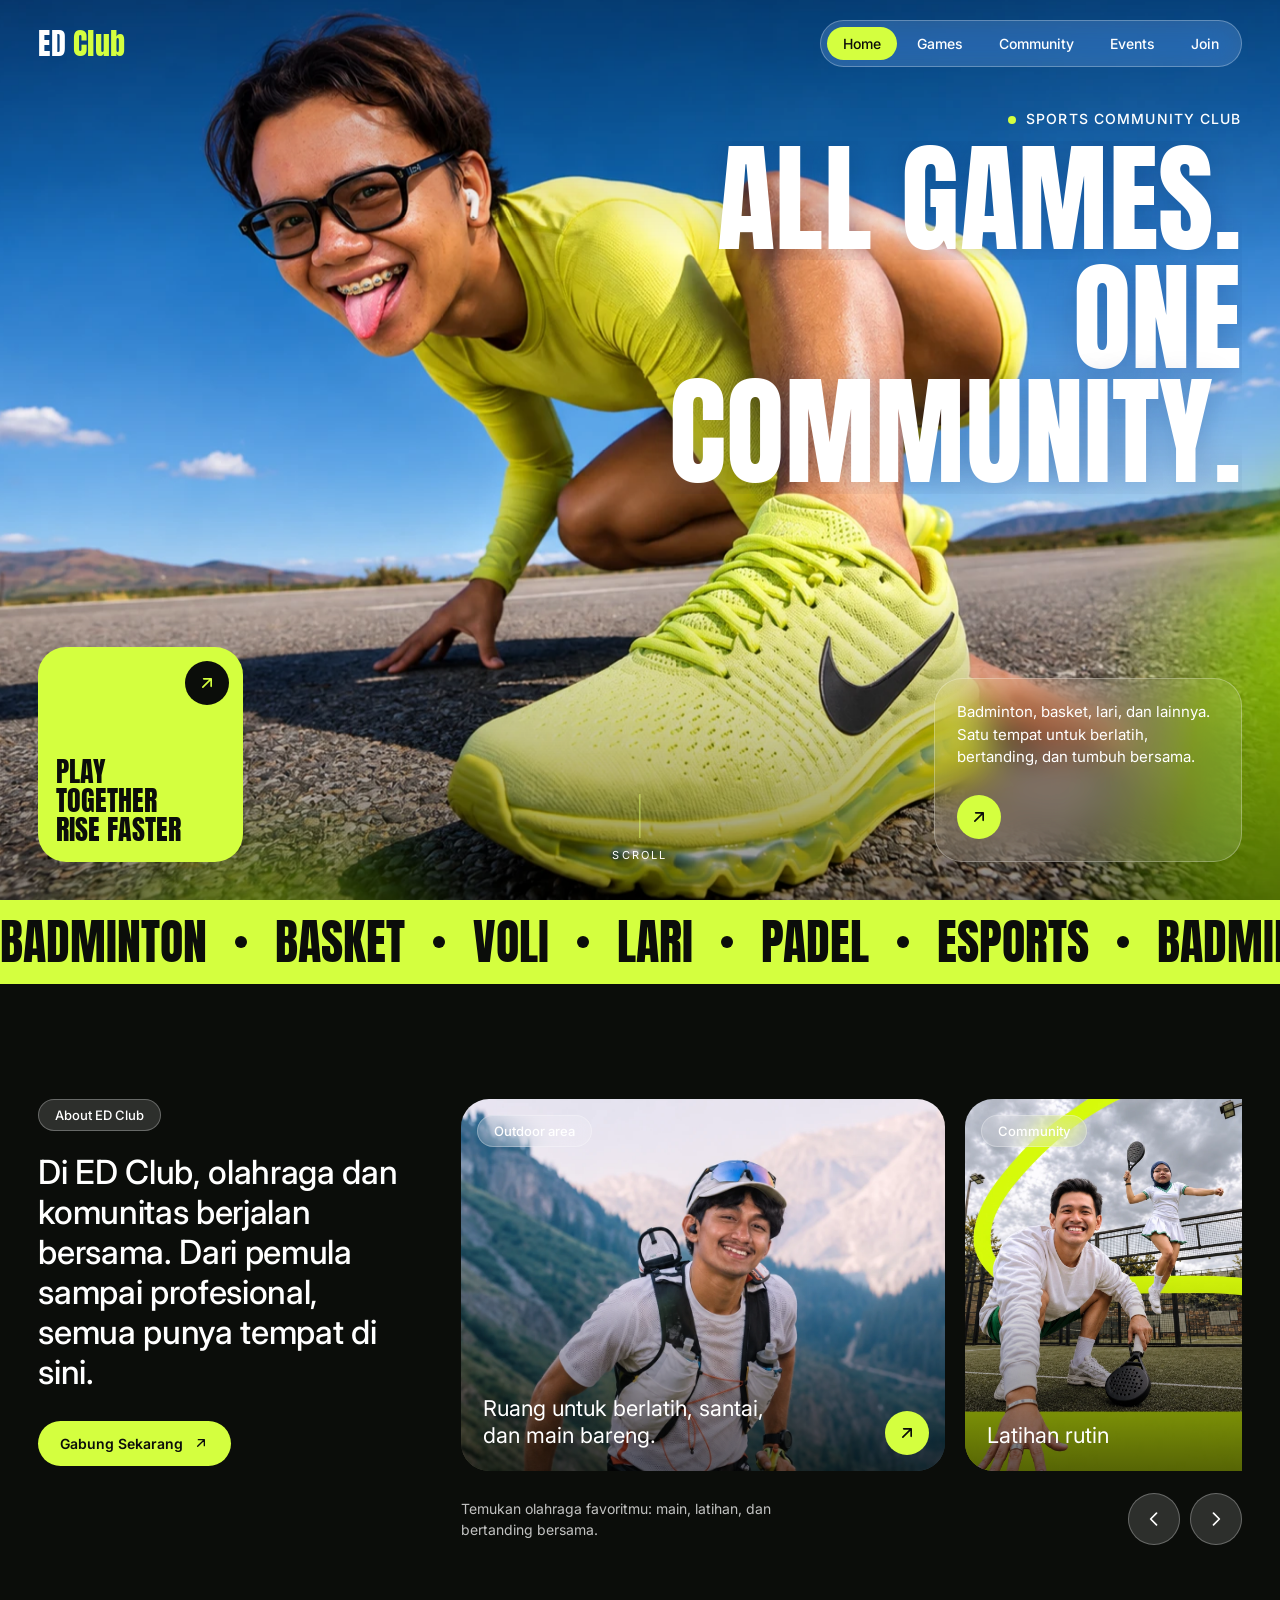
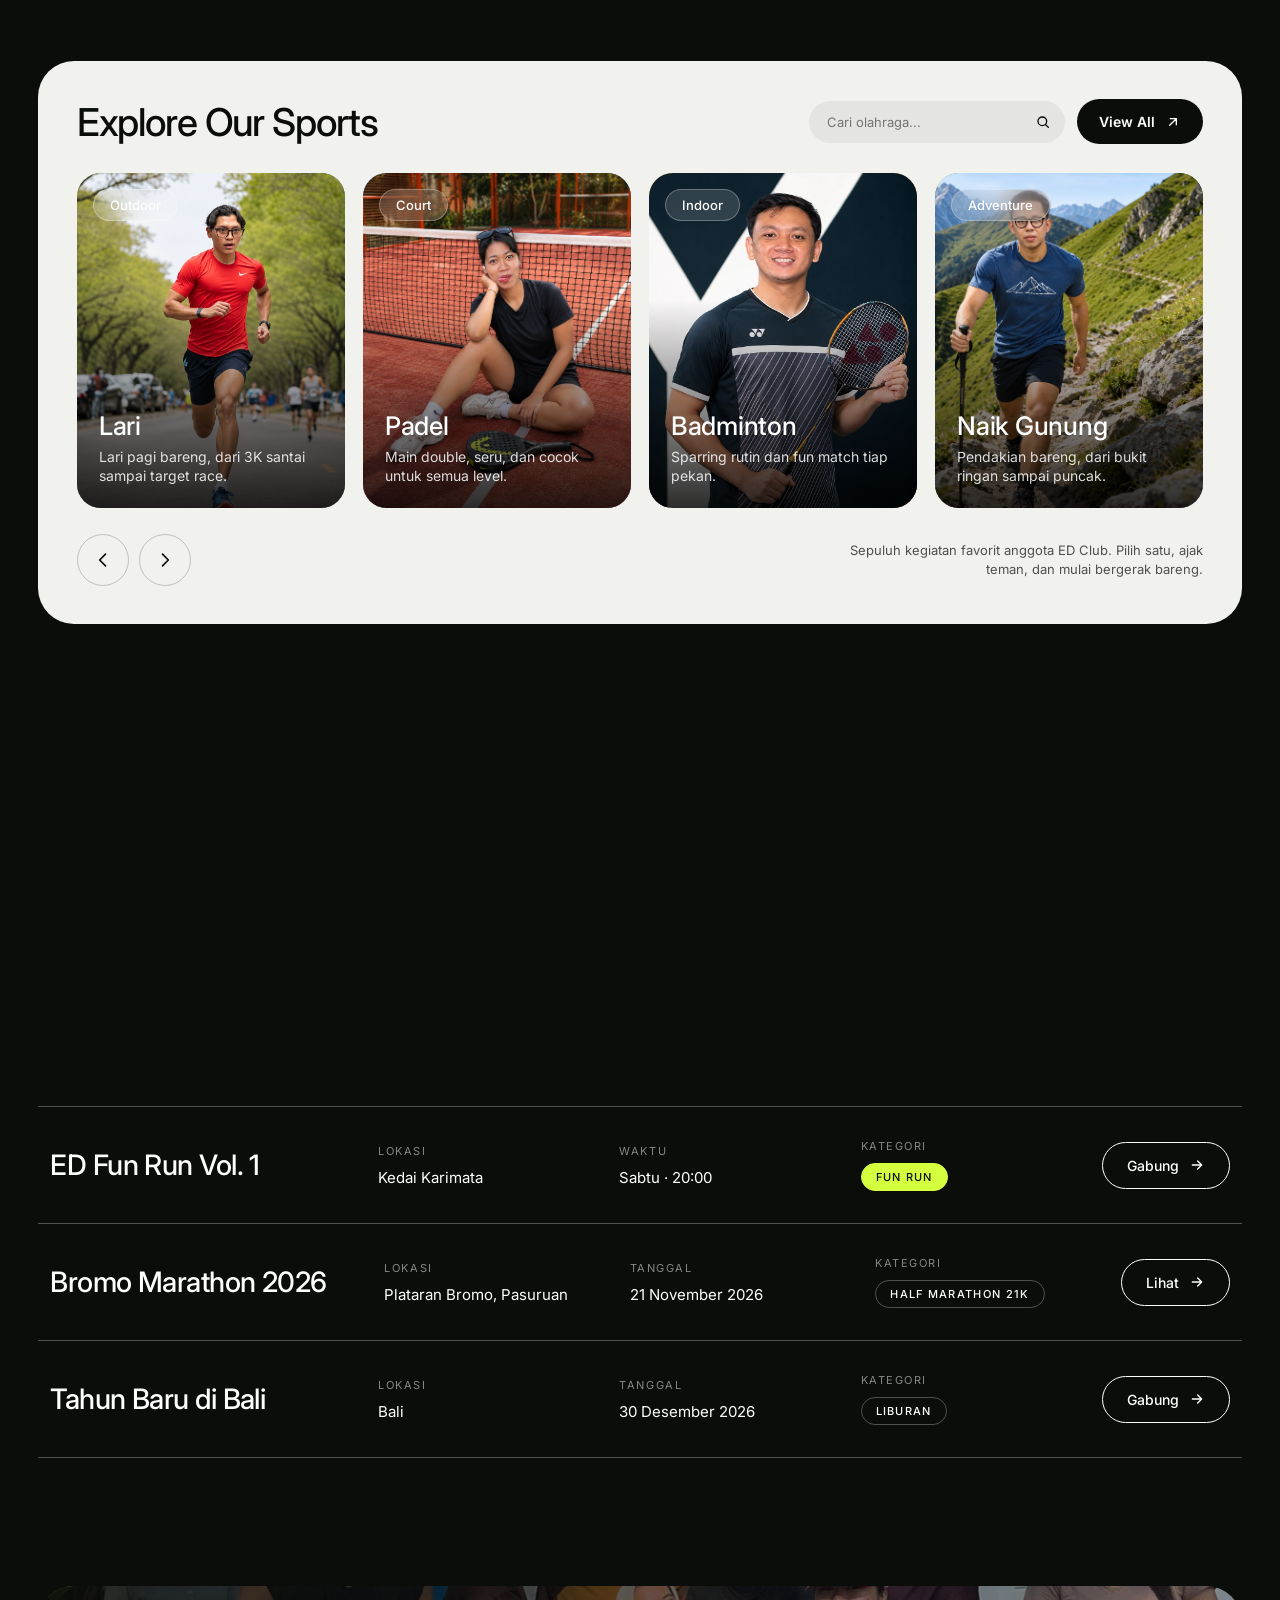
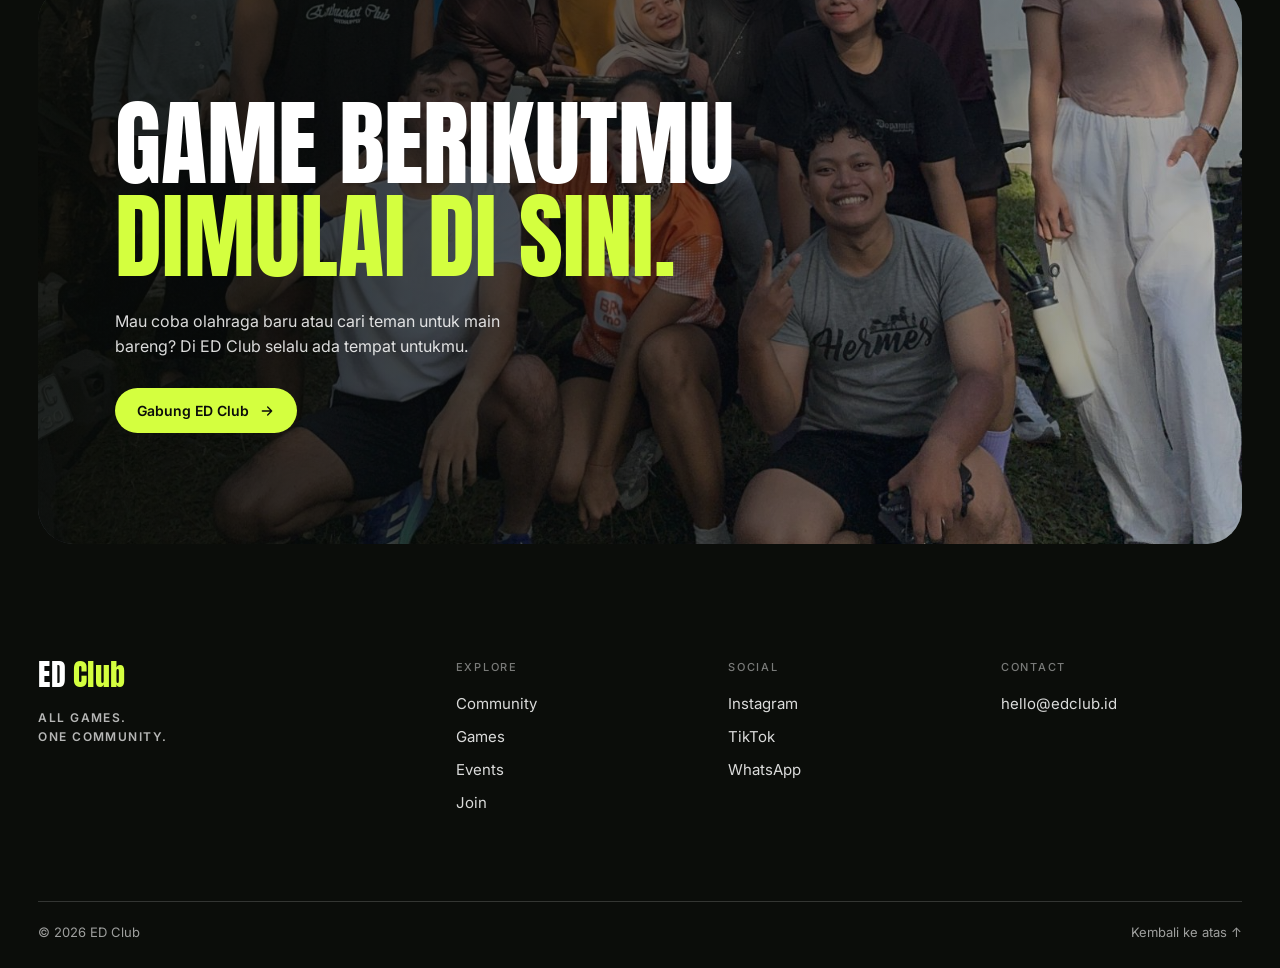
<file: index.html>
<!doctype html>
<html lang="id">
<head>
  <meta charset="utf-8">
  <meta name="viewport" content="width=device-width, initial-scale=1">
  <title>ED Club — All Games. One Community.</title>
  <meta name="description" content="ED Club: satu komunitas untuk semua olahraga.">
  <meta name="theme-color" content="#0b0d0a">
  <link rel="icon" href="favicon.svg" type="image/svg+xml">
  <meta property="og:type" content="website">
  <meta property="og:locale" content="id_ID">
  <meta property="og:site_name" content="ED Club">
  <meta property="og:title" content="ED Club — All Games. One Community.">
  <meta property="og:description" content="Satu komunitas untuk semua olahraga: lari, padel, badminton, naik gunung, dan lainnya.">
  <meta property="og:image" content="assets/images/hero.webp">
  <meta name="twitter:card" content="summary_large_image">
  <link rel="preconnect" href="https://fonts.googleapis.com">
  <link rel="preconnect" href="https://fonts.gstatic.com" crossorigin>
  <link href="https://fonts.googleapis.com/css2?family=Anton&family=Inter:wght@400;500;600&display=swap" rel="stylesheet">
  <link rel="stylesheet" href="style.css">
</head>
<body class="is-loading">

  <div class="loader" aria-hidden="true">
    <span class="loader__word"><span>English Day</span><span>Social Club<i>.</i></span></span>
  </div>

  <header class="nav">
    <a class="logo" href="#home" aria-label="ED Club">ED<span>Club</span></a>
    <nav class="pill" aria-label="Utama">
      <a class="pill__link is-active" href="#home">Home</a>
      <a class="pill__link" href="#games">Games</a>
      <a class="pill__link" href="#about">Community</a>
      <a class="pill__link" href="#events">Events</a>
      <a class="pill__link" href="#join">Join</a>
    </nav>
    <button class="burger" type="button" aria-label="Buka menu" aria-expanded="false" aria-controls="menu"><span></span><span></span></button>
  </header>

  <div class="menu" id="menu">
    <nav aria-label="Menu mobile">
      <a href="#home" style="--i:0">Home</a>
      <a href="#games" style="--i:1">Games</a>
      <a href="#about" style="--i:2">Community</a>
      <a href="#events" style="--i:3">Events</a>
      <a href="#join" style="--i:4">Join</a>
    </nav>
  </div>

  <main>
    <section class="hero" id="home">
      <div class="hero__media">
        <img class="hero__img" src="assets/images/hero.webp" alt="Atlet muda berbaju neon bersiap start di jalan terbuka" fetchpriority="high">
        <div class="hero__shade"></div>
      </div>

      <div class="hero__content">
        <p class="eyebrow reveal" style="--d:.9s">Sports Community Club</p>
        <h1 class="headline" aria-label="All Games. One Community.">
          <span class="line"><span class="line__in" style="--d:1s">All Games.</span></span>
          <span class="line"><span class="line__in" style="--d:1.12s">One <em>Community.</em></span></span>
        </h1>
      </div>

      <a class="card card--thumb reveal" href="#games" style="--d:1.5s" aria-label="Lihat semua games">
        <span class="card__label">Play<br>Together<br>Rise Faster</span>
        <span class="arrow"><svg viewBox="0 0 24 24" aria-hidden="true"><path d="M7 17 17 7M8 7h9v9"/></svg></span>
      </a>

      <aside class="card card--glass reveal" style="--d:1.65s">
        <p>Badminton, basket, lari, dan lainnya. Satu tempat untuk berlatih, bertanding, dan tumbuh bersama.</p>
        <div class="card__foot">
          <a class="arrow" href="#join" aria-label="Gabung ED Club"><svg viewBox="0 0 24 24" aria-hidden="true"><path d="M7 17 17 7M8 7h9v9"/></svg></a>
        </div>
      </aside>

      <div class="scroll reveal" style="--d:1.9s" aria-hidden="true"><i></i>Scroll</div>
    </section>

    <section class="marquee" aria-label="Cabang olahraga">
      <div class="marquee__track">
        <span>Badminton</span><i></i><span>Basket</span><i></i><span>Voli</span><i></i><span>Lari</span><i></i><span>Padel</span><i></i><span>Esports</span><i></i>
        <span>Badminton</span><i></i><span>Basket</span><i></i><span>Voli</span><i></i><span>Lari</span><i></i><span>Padel</span><i></i><span>Esports</span><i></i>
      </div>
    </section>

    <section class="about" id="about">
      <div class="about__text" data-reveal>
        <span class="tag">About ED Club</span>
        <h2 class="about__title">Di ED Club, olahraga dan komunitas berjalan bersama. Dari pemula sampai profesional, semua punya tempat di sini.</h2>
        <a class="btn" href="#join">Gabung Sekarang <svg viewBox="0 0 24 24" aria-hidden="true"><path d="M7 17 17 7M8 7h9v9"/></svg></a>
      </div>

      <div class="about__slider" data-reveal style="--d:.12s">
        <div class="slider__track" id="sliderTrack">
          <article class="slide">
            <img src="assets/images/outdoor.webp" alt="Pendaki tersenyum di jalur gunung dengan tongkat" style="object-position:50% 30%" loading="lazy">
            <span class="tag tag--glass">Outdoor area</span>
            <p class="slide__title">Ruang untuk berlatih, santai, dan main bareng.</p>
            <a class="arrow" href="#games" aria-label="Lihat area outdoor"><svg viewBox="0 0 24 24" aria-hidden="true"><path d="M7 17 17 7M8 7h9v9"/></svg></a>
          </article>
          <article class="slide">
            <img src="assets/images/community.webp" alt="Dua pemain padel beraksi di lapangan dengan latar langit mendung" style="object-position:50% 45%" loading="lazy">
            <span class="tag tag--glass">Community</span>
            <p class="slide__title">Latihan rutin</p>
          </article>
          <article class="slide">
            <img src="assets/images/renang.webp" alt="Perenang tersenyum merentangkan tangan di dalam kolam" style="object-position:50% 20%" loading="lazy">
            <span class="tag tag--glass">Events</span>
            <p class="slide__title">Turnamen &amp; fun match</p>
          </article>
        </div>
        <div class="slider__foot">
          <p>Temukan olahraga favoritmu: main, latihan, dan bertanding bersama.</p>
          <div class="slider__nav">
            <button class="nav-btn" id="sliderPrev" aria-label="Sebelumnya"><svg viewBox="0 0 24 24" aria-hidden="true"><path d="M15 5l-7 7 7 7"/></svg></button>
            <button class="nav-btn" id="sliderNext" aria-label="Berikutnya"><svg viewBox="0 0 24 24" aria-hidden="true"><path d="M9 5l7 7-7 7"/></svg></button>
          </div>
        </div>
      </div>
    </section>

    <section class="sports" id="games">
      <div class="sports__panel" data-reveal>
        <div class="sports__head">
          <h2>Explore Our Sports</h2>
          <div class="sports__tools">
            <label class="search">
              <input id="sportSearch" type="search" placeholder="Cari olahraga..." autocomplete="off" aria-label="Cari olahraga">
              <svg viewBox="0 0 24 24" aria-hidden="true"><circle cx="11" cy="11" r="6.5"/><path d="m16 16 4 4"/></svg>
            </label>
            <button class="btn btn--dark" id="sportToggle" type="button" aria-pressed="false"><span>View All</span> <svg viewBox="0 0 24 24" aria-hidden="true"><path d="M7 17 17 7M8 7h9v9"/></svg></button>
          </div>
        </div>

        <div class="sports__track" id="sportTrack">
          <article class="sport" data-name="lari" style="--c1:#c6f432;--c2:#1f6b2a">
            <img src="assets/images/lari.webp" alt="Pelari berbaju merah berlari di jalan yang dikelilingi pepohonan" style="object-position:50% 80%" loading="lazy">
            <span class="sport__no">01</span>
            <span class="tag tag--glass">Outdoor</span>
            <a class="sport__link" href="lari.html" aria-label="Lihat halaman Lari"></a>
            <h3>Lari</h3>
            <p>Lari pagi bareng, dari 3K santai sampai target race.</p>
          </article>
          <article class="sport" data-name="padel" style="--c1:#2f6bff;--c2:#0a1a52">
            <a class="sport__link" href="padel.html" aria-label="Lihat halaman Padel"></a>
            <img src="assets/images/padel.webp" alt="Pemain padel duduk santai di depan net dengan raket" style="object-position:50% 35%" loading="lazy">
            <span class="sport__no">02</span>
            <span class="tag tag--glass">Court</span>
            <h3>Padel</h3>
            <p>Main double, seru, dan cocok untuk semua level.</p>
          </article>
          <article class="sport" data-name="badminton" style="--c1:#ffd23f;--c2:#8a3b00">
            <a class="sport__link" href="badminton.html" aria-label="Lihat halaman Badminton"></a>
            <img src="assets/images/badminton.webp" alt="Pemain badminton memegang raket sambil tersenyum" style="object-position:50% 25%" loading="lazy">
            <span class="sport__no">03</span>
            <span class="tag tag--glass">Indoor</span>
            <h3>Badminton</h3>
            <p>Sparring rutin dan fun match tiap pekan.</p>
          </article>
          <article class="sport" data-name="naik gunung" style="--c1:#6fae8a;--c2:#13342a">
            <a class="sport__link" href="naik-gunung.html" aria-label="Lihat halaman Naik Gunung"></a>
            <img src="assets/images/naik-gunung.webp" alt="Pendaki berjalan di jalur pegunungan dengan tongkat" style="object-position:40% 25%" loading="lazy">
            <span class="sport__no">04</span>
            <span class="tag tag--glass">Adventure</span>
            <h3>Naik Gunung</h3>
            <p>Pendakian bareng, dari bukit ringan sampai puncak.</p>
          </article>
          <article class="sport" data-name="liburan" style="--c1:#ff8a5c;--c2:#5a1f3d">
            <a class="sport__link" href="liburan.html" aria-label="Lihat halaman Liburan"></a>
            <img src="assets/images/liburan.webp" alt="Empat anggota ED Club berfoto bersama dengan latar langit biru" style="object-position:50% 100%" loading="lazy">
            <span class="sport__no">05</span>
            <span class="tag tag--glass">Trip</span>
            <h3>Liburan</h3>
            <p>Jalan-jalan satu tim, healing sambil makin akrab.</p>
          </article>
          <article class="sport" data-name="sepedaan" style="--c1:#5ad0e6;--c2:#0b3a4a">
            <a class="sport__link" href="sepedaan.html" aria-label="Lihat halaman Sepedaan"></a>
            <img src="assets/images/sepedaan.webp" alt="Pesepeda tersenyum di depan, temannya bersepeda di belakang di jalur tepi pantai" style="object-position:41% 50%" loading="lazy">
            <span class="sport__no">06</span>
            <span class="tag tag--glass">Outdoor</span>
            <h3>Sepedaan</h3>
            <p>Gowes santai keliling kota di akhir pekan.</p>
          </article>
          <article class="sport" data-name="tennis" style="--c1:#2aa1b8;--c2:#0a3a52">
            <a class="sport__link" href="tennis.html" aria-label="Lihat halaman Tennis"></a>
            <img src="assets/images/tennis.webp" alt="Sepasang pemain tennis duduk berdampingan di lapangan biru dengan bola dan raket kayu" style="object-position:50% 28%" loading="lazy">
            <span class="sport__no">07</span>
            <span class="tag tag--glass">Court</span>
            <h3>Tennis</h3>
            <p>Rally santai sampai latihan serius di lapangan.</p>
          </article>
          <article class="sport" data-name="gym" style="--c1:#d6407a;--c2:#1a1026">
            <a class="sport__link" href="gym.html" aria-label="Lihat halaman Gym"></a>
            <img src="assets/images/gym.webp" alt="Dua anggota ED Club berlatih di gym dengan dumbbell dan rak beban" style="object-position:50% 30%" loading="lazy">
            <span class="sport__no">08</span>
            <span class="tag tag--glass">Fitness</span>
            <h3>Gym</h3>
            <p>Latihan beban dan fitness bareng, dari pemula sampai rutin.</p>
          </article>
          <article class="sport sport--cut" data-name="renang" style="--c1:#25b7e8;--c2:#053a63">
            <a class="sport__link" href="renang.html" aria-label="Lihat halaman Renang"></a>
            <img src="assets/images/kolam.webp" alt="" style="object-position:40% 50%" loading="lazy">
            <img class="sport__cut" src="assets/images/renang-tim.webp" alt="Empat perenang ED Club berpose bersama" loading="lazy">
            <span class="sport__no">09</span>
            <span class="tag tag--glass">Aquatic</span>
            <h3>Renang</h3>
            <p>Berenang bareng untuk kebugaran dan seru-seruan di kolam.</p>
          </article>
          <article class="sport" data-name="billiard" style="--c1:#1fa064;--c2:#04231a">
            <a class="sport__link" href="billiard.html" aria-label="Lihat halaman Billiard"></a>
            <img src="assets/images/billiard.webp" alt="Anggota ED Club membidik bola di meja billiard" style="object-position:50% 38%" loading="lazy">
            <span class="sport__no">10</span>
            <span class="tag tag--glass">Indoor</span>
            <h3>Billiard</h3>
            <p>Bidik, pukul, dan ngobrol santai di meja hijau.</p>
          </article>
          <p class="sports__empty" id="sportEmpty" hidden>Olahraga tidak ditemukan.</p>
        </div>

        <div class="sports__foot">
          <div class="slider__nav">
            <button class="nav-btn nav-btn--dark" id="sportPrev" aria-label="Sebelumnya"><svg viewBox="0 0 24 24" aria-hidden="true"><path d="M15 5l-7 7 7 7"/></svg></button>
            <button class="nav-btn nav-btn--dark" id="sportNext" aria-label="Berikutnya"><svg viewBox="0 0 24 24" aria-hidden="true"><path d="M9 5l7 7-7 7"/></svg></button>
          </div>
          <p>Sepuluh kegiatan favorit anggota ED Club. Pilih satu, ajak teman, dan mulai bergerak bareng.</p>
        </div>
      </div>
    </section>

    <section class="events" id="events">
      <div class="events__head" data-reveal>
        <div>
          <span class="eyebrow-s">Upcoming</span>
          <h2 class="events__title">Sampai jumpa<br>di jalan<em>.</em></h2>
        </div>
        <p>Datang, siapkan sepatu, dan temukan ritmemu. Semua acara terbuka untuk anggota ED Club, tinggal pilih dan kami tunggu di titik kumpul.</p>
      </div>

      <ul class="events__list">
        <li class="event" data-reveal style="--d:.05s">
          <h3 class="event__name">ED Fun Run Vol. 1</h3>
          <div class="event__col"><span class="label">Lokasi</span><span>Kedai Karimata</span></div>
          <div class="event__col"><span class="label">Waktu</span><span>Sabtu · 20:00</span></div>
          <div class="event__col"><span class="label">Kategori</span><span class="badge badge--lime">Fun Run</span></div>
          <a class="join" href="fun-run.html#event">Gabung <svg viewBox="0 0 24 24" aria-hidden="true"><path d="M5 12h14M13 6l6 6-6 6"/></svg></a>
        </li>
        <li class="event" data-reveal style="--d:.1s">
          <h3 class="event__name">Bromo Marathon 2026</h3>
          <div class="event__col"><span class="label">Lokasi</span><span>Plataran Bromo, Pasuruan</span></div>
          <div class="event__col"><span class="label">Tanggal</span><span>21 November 2026</span></div>
          <div class="event__col"><span class="label">Kategori</span><span class="badge">Half Marathon 21K</span></div>
          <a class="join" href="bromo-marathon.html">Lihat <svg viewBox="0 0 24 24" aria-hidden="true"><path d="M5 12h14M13 6l6 6-6 6"/></svg></a>
        </li>
        <li class="event" data-reveal style="--d:.2s">
          <h3 class="event__name">Tahun Baru di Bali</h3>
          <div class="event__col"><span class="label">Lokasi</span><span>Bali</span></div>
          <div class="event__col"><span class="label">Tanggal</span><span>30 Desember 2026</span></div>
          <div class="event__col"><span class="label">Kategori</span><span class="badge">Liburan</span></div>
          <a class="join" href="bali.html">Gabung <svg viewBox="0 0 24 24" aria-hidden="true"><path d="M5 12h14M13 6l6 6-6 6"/></svg></a>
        </li>
      </ul>
    </section>

    <section class="cta" id="join">
      <div class="cta__card" data-reveal>
        <img class="cta__img" src="assets/images/liburan.jpg" alt="" style="object-position:50% 90%" loading="lazy">
        <div class="cta__body">
          <h2 class="cta__title"><span>Game berikutmu</span><em>dimulai di sini.</em></h2>
          <p>Mau coba olahraga baru atau cari teman untuk main bareng? Di ED Club selalu ada tempat untukmu.</p>
          <a class="btn" href="#join">Gabung ED Club <svg viewBox="0 0 24 24" aria-hidden="true"><path d="M5 12h14M13 6l6 6-6 6"/></svg></a>
        </div>
      </div>
    </section>
  </main>

  <footer class="footer">
    <div class="footer__grid">
      <div class="footer__brand">
        <a class="logo" href="#home" aria-label="ED Club">ED<span>Club</span></a>
        <p>All Games.<br>One Community.</p>
      </div>
      <nav class="footer__col" aria-label="Jelajahi">
        <h4>Explore</h4>
        <a href="#about">Community</a>
        <a href="#games">Games</a>
        <a href="#events">Events</a>
        <a href="#join">Join</a>
      </nav>
      <nav class="footer__col" aria-label="Sosial media">
        <h4>Social</h4>
        <a href="#">Instagram</a>
        <a href="#">TikTok</a>
        <a href="#">WhatsApp</a>
      </nav>
      <div class="footer__col">
        <h4>Contact</h4>
        <a href="mailto:hello@edclub.id">hello@edclub.id</a>
      </div>
    </div>
    <div class="footer__bar">
      <span>© 2026 ED Club</span>
      <a href="#home" class="totop">Kembali ke atas ↑</a>
    </div>
  </footer>

  <script src="cursor.js"></script>
  <script src="nav.js"></script>
  <script src="script.js"></script>
</body>
</html>
</file>
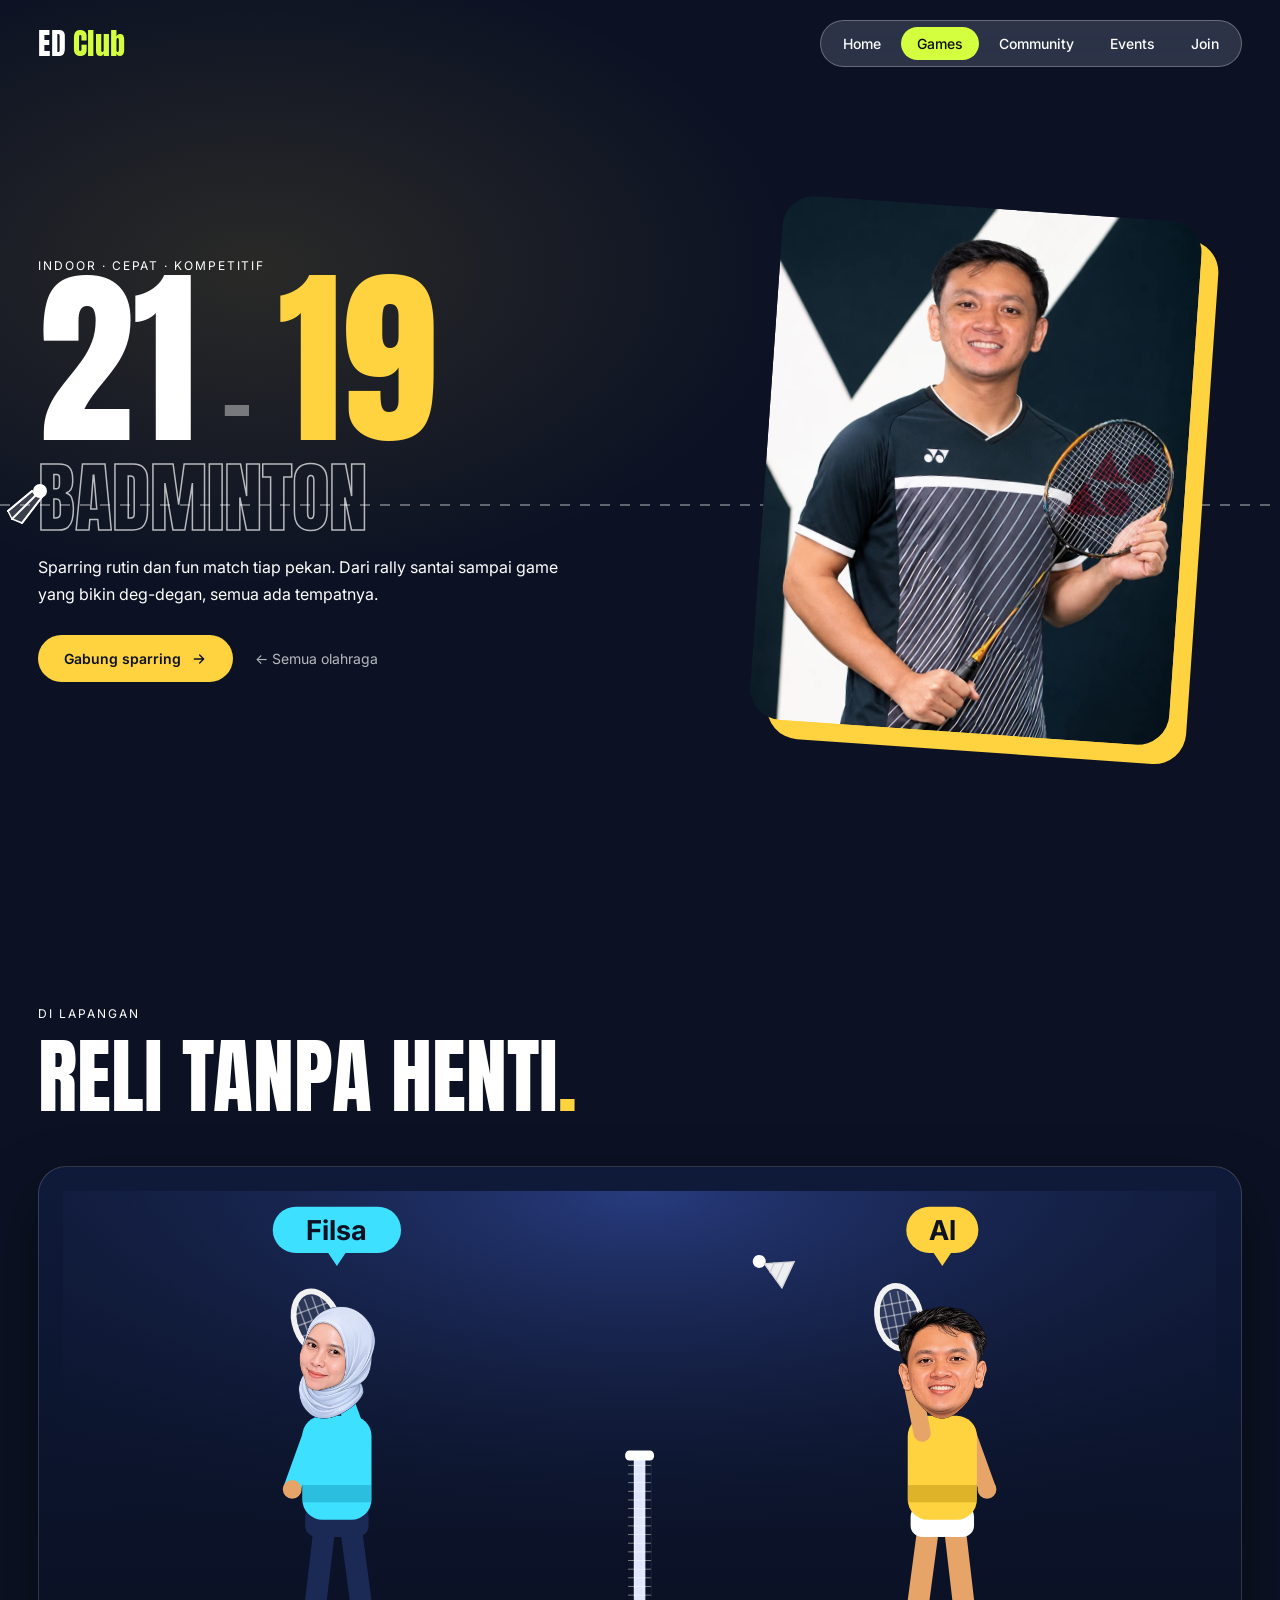
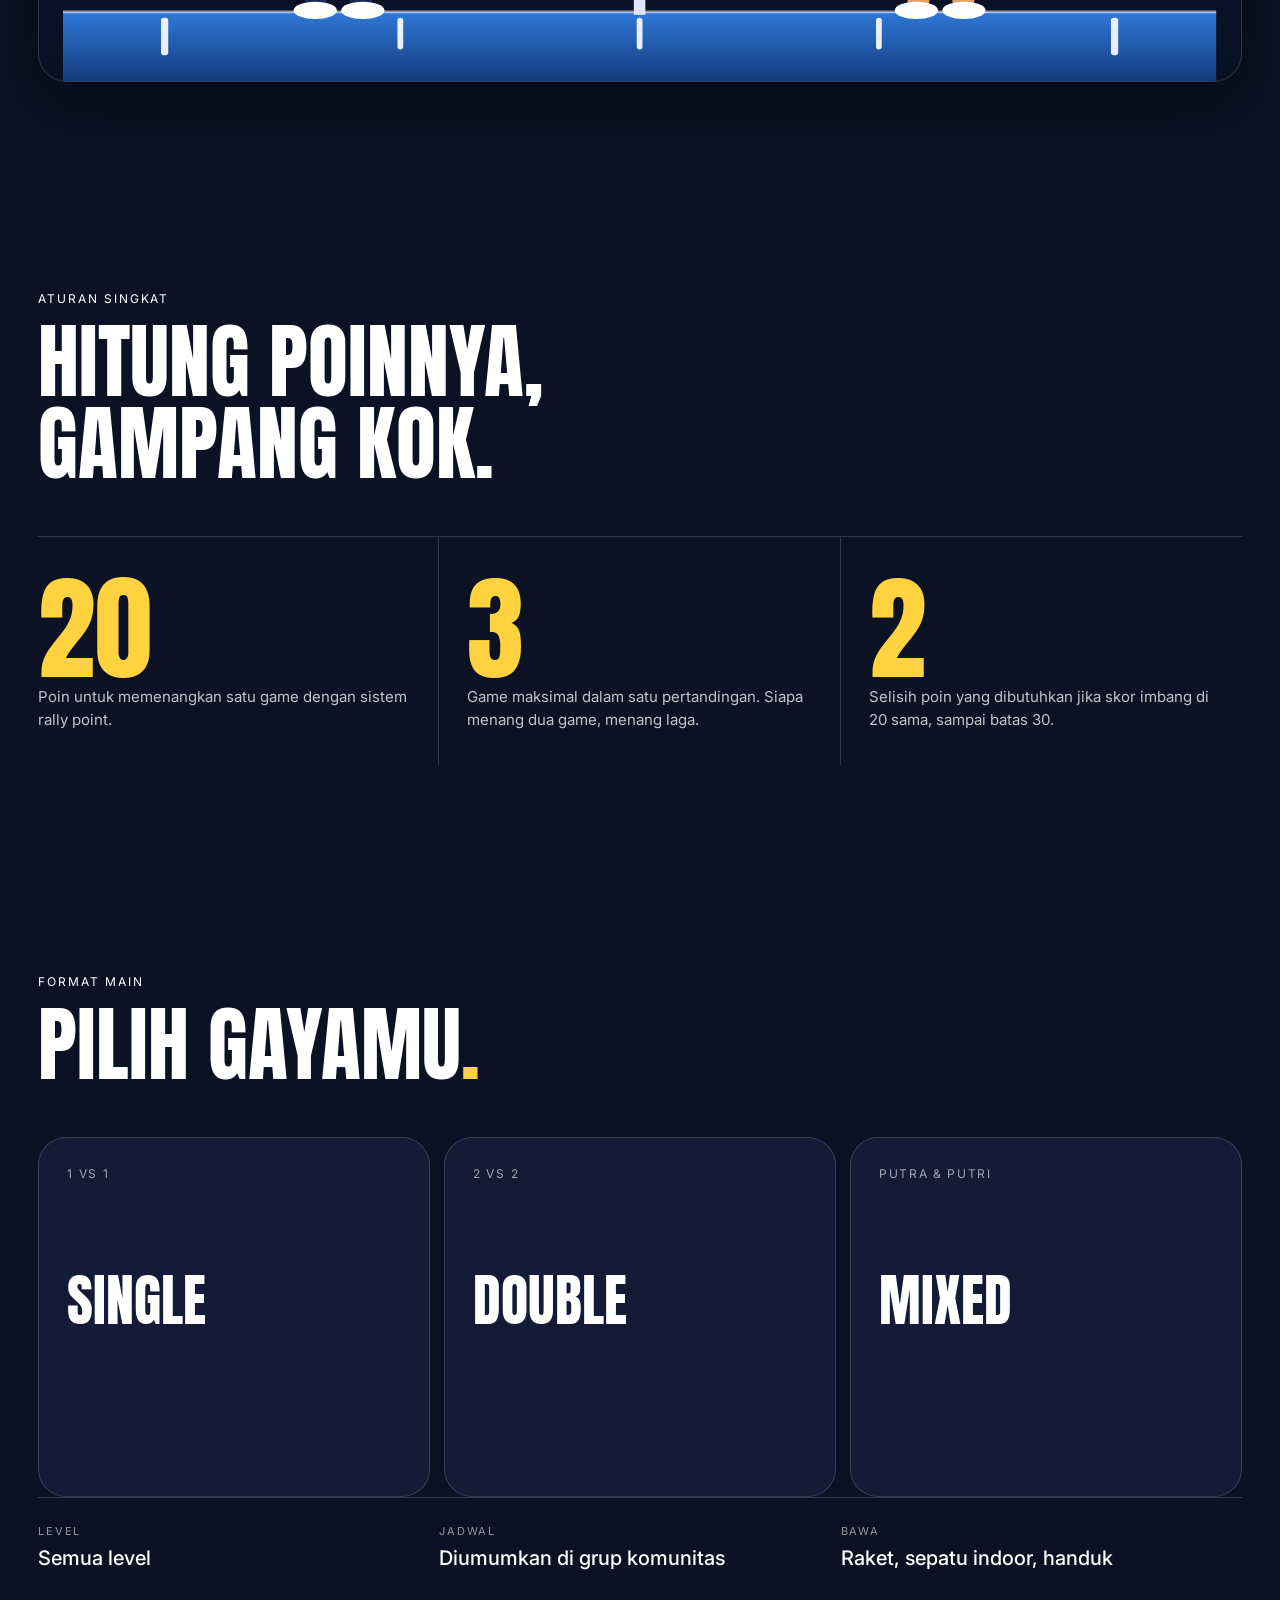
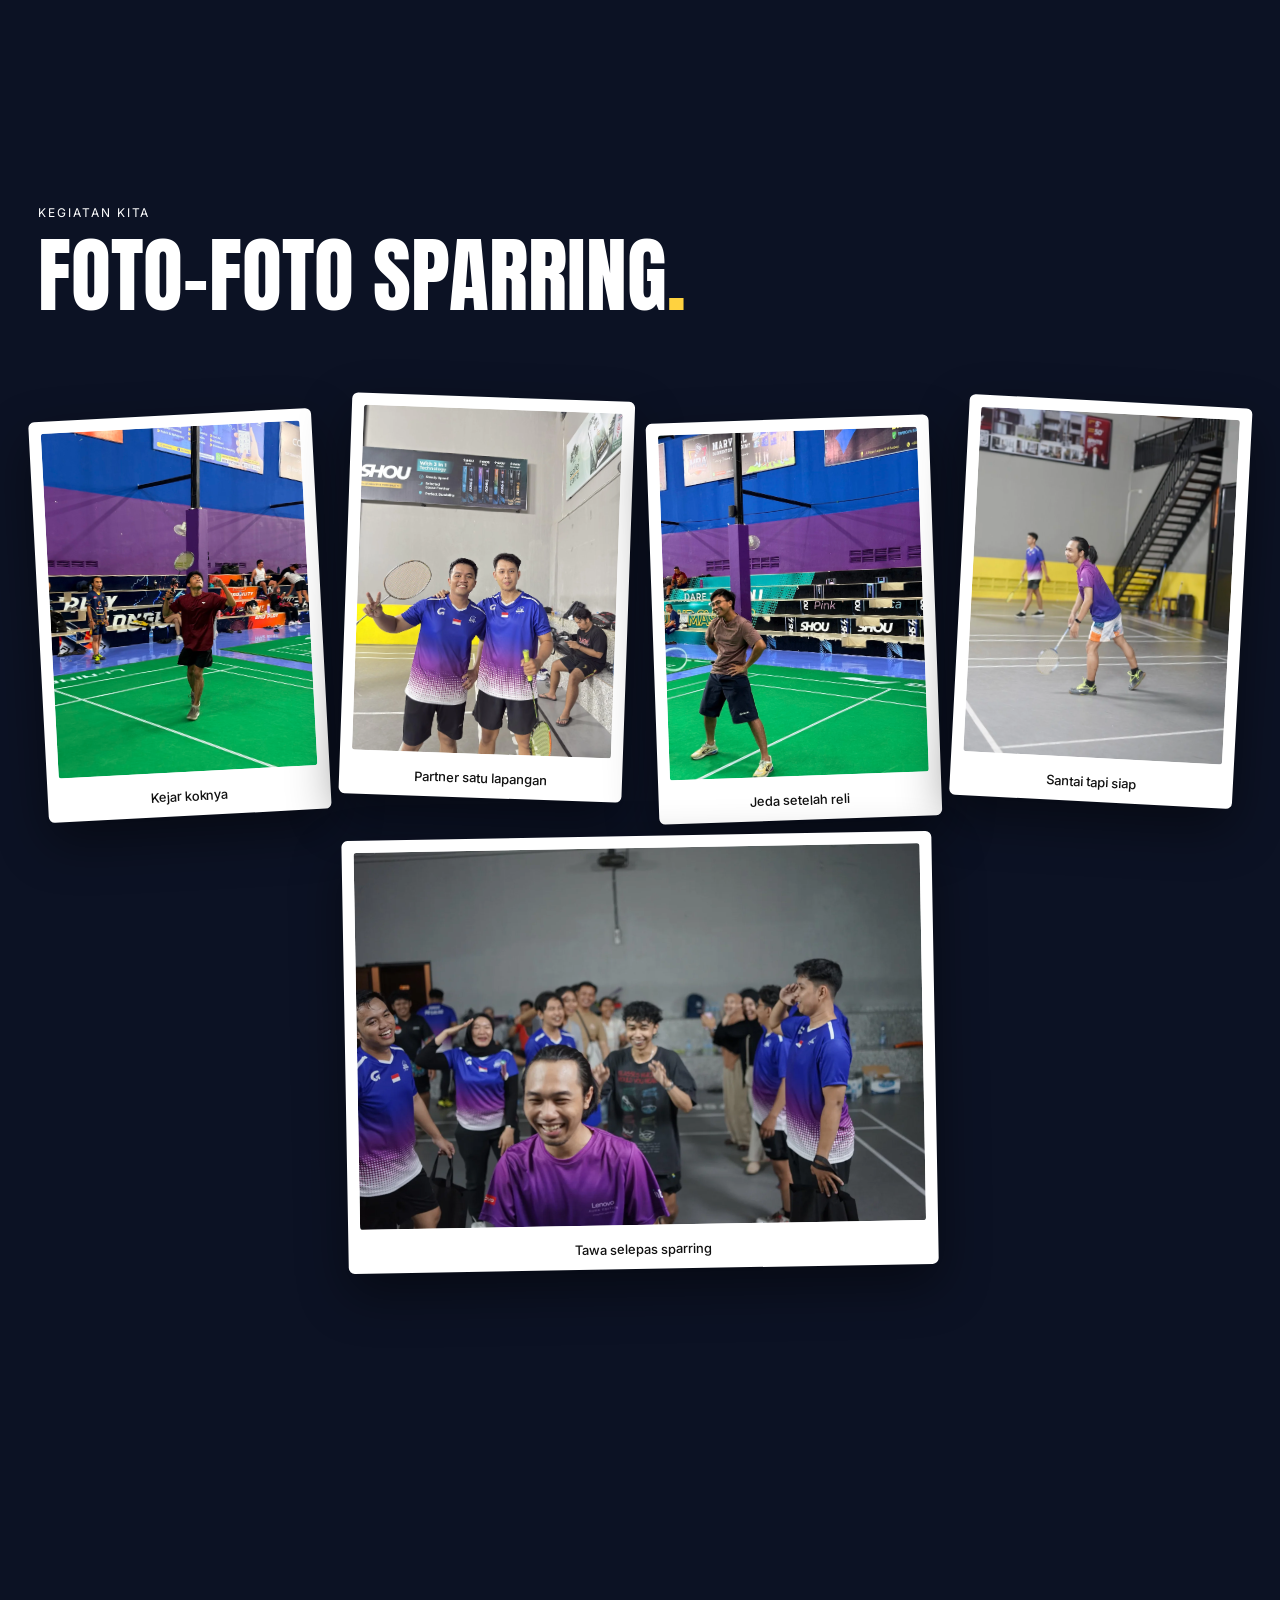
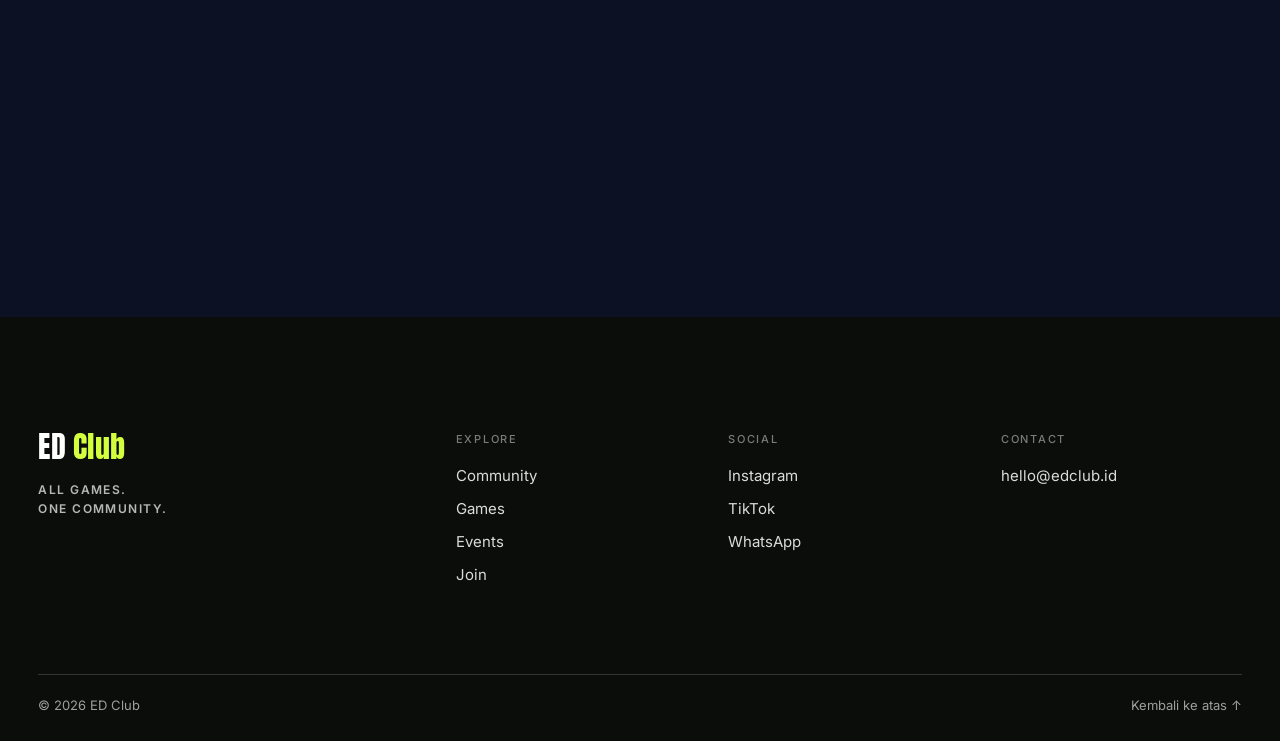
<file: badminton.html>
<!doctype html>
<html lang="id">
<head>
  <meta charset="utf-8">
  <meta name="viewport" content="width=device-width, initial-scale=1">
  <title>Badminton — ED Club</title>
  <meta name="description" content="Badminton bersama ED Club: sparring rutin dan fun match untuk semua level.">
  <meta name="theme-color" content="#0c1224">
  <link rel="icon" href="favicon.svg" type="image/svg+xml">
  <meta property="og:type" content="website">
  <meta property="og:locale" content="id_ID">
  <meta property="og:site_name" content="ED Club">
  <meta property="og:title" content="Badminton bersama ED Club">
  <meta property="og:description" content="Badminton bersama ED Club: sparring rutin dan fun match untuk semua level.">
  <meta property="og:image" content="assets/images/hero.webp">
  <meta name="twitter:card" content="summary_large_image">
  <link rel="preconnect" href="https://fonts.googleapis.com">
  <link rel="preconnect" href="https://fonts.gstatic.com" crossorigin>
  <link href="https://fonts.googleapis.com/css2?family=Anton&family=Inter:wght@400;500;600&display=swap" rel="stylesheet">
  <link rel="stylesheet" href="style.css">
  <link rel="stylesheet" href="sport.css">
</head>
<body class="is-loading sp sp-badminton">

  <div class="loader" aria-hidden="true">
    <span class="loader__word"><span>English Day</span><span>Social Club<i>.</i></span></span>
  </div>

  <header class="nav">
    <a class="logo" href="index.html#home" aria-label="ED Club">ED<span>Club</span></a>
    <nav class="pill" aria-label="Utama">
      <a class="pill__link" href="index.html#home">Home</a>
      <a class="pill__link is-active" href="index.html#games">Games</a>
      <a class="pill__link" href="index.html#about">Community</a>
      <a class="pill__link" href="index.html#events">Events</a>
      <a class="pill__link" href="index.html#join">Join</a>
    </nav>
    <button class="burger" type="button" aria-label="Buka menu" aria-expanded="false" aria-controls="menu"><span></span><span></span></button>
  </header>

  <div class="menu" id="menu">
    <nav aria-label="Menu mobile">
      <a href="index.html#home" style="--i:0">Home</a>
      <a href="index.html#games" style="--i:1">Games</a>
      <a href="index.html#about" style="--i:2">Community</a>
      <a href="index.html#events" style="--i:3">Events</a>
      <a href="index.html#join" style="--i:4">Join</a>
    </nav>
  </div>

  <main>

    <section class="bd-hero">
      <i class="bd-net" aria-hidden="true"></i>
      <div class="bd-shuttle" aria-hidden="true"><svg viewBox="0 0 54 54" aria-hidden="true"><circle cx="40" cy="14" r="7" fill="#fff"/><path d="M36 18 12 42M42 20 22 46M32 14 8 34" stroke="#fff" stroke-width="2" stroke-linecap="round" fill="none"/><path d="M8 34 12 42 22 46 42 20 36 18 32 14Z" fill="rgba(255,255,255,.18)" stroke="#fff" stroke-width="1.5"/></svg></div>
      <div>
        <p class="sp-eyebrow reveal" style="--d:.9s">Indoor · Cepat · Kompetitif</p>
        <div class="bd-score" aria-hidden="true"><b data-count="21" data-dur="2200">0</b><i>–</i><b data-count="19" data-dur="2200">0</b></div>
        <h1 class="bd-title">Badminton</h1>
        <p class="sp-lead reveal" style="--d:1.6s">Sparring rutin dan fun match tiap pekan. Dari rally santai sampai game yang bikin deg-degan, semua ada tempatnya.</p>
        <div class="sp-actions reveal" style="--d:1.8s">
          <a class="sp-btn" href="index.html#join">Gabung sparring <svg viewBox="0 0 24 24" aria-hidden="true"><path d="M5 12h14M13 6l6 6-6 6"/></svg></a>
          <a class="sp-back" href="index.html#games">← Semua olahraga</a>
        </div>
      </div>
      <div class="bd-card"><figure class="shot" style="--pos:50% 25%"><img data-hero-img src="assets/images/badminton.webp" alt="Pemain badminton memegang raket sambil tersenyum" fetchpriority="high"></figure></div>
    </section>


    <section class="sp-sec">
      <span class="sp-eyebrow" data-reveal>Di lapangan</span>
      <h2 class="sp-h2" data-reveal>Reli tanpa henti<em style="color:var(--acc);font-style:normal">.</em></h2>
      <div class="bd-court" data-reveal>
      <svg viewBox="0 -34 800 340" role="img" aria-label="Filsa dan Al bermain badminton di lapangan">
        <defs>
          <radialGradient id="bdGlow" cx="50%" cy="0%" r="80%"><stop offset="0" stop-color="#2a3f86" stop-opacity=".9"/><stop offset="1" stop-color="#0c1224" stop-opacity="0"/></radialGradient>
          <linearGradient id="bdFloor" x1="0" y1="0" x2="0" y2="1"><stop offset="0" stop-color="#2f78d8"/><stop offset="1" stop-color="#143c7d"/></linearGradient>
          <pattern id="bdNet" width="6" height="6" patternUnits="userSpaceOnUse"><path d="M0 0H6M0 0V6" stroke="rgba(255,255,255,.65)" stroke-width="1"/></pattern>
        </defs>
        <rect x="0" y="-34" width="800" height="340" fill="url(#bdGlow)"/>
        <rect x="0" y="258" width="800" height="48" fill="url(#bdFloor)"/>
        <line x1="0" y1="258" x2="800" y2="258" stroke="rgba(255,255,255,.55)" stroke-width="2"/>
        <g fill="#fff" opacity=".9"><rect x="68" y="262" width="5" height="26" rx="2"/><rect x="232" y="262" width="4" height="22" rx="2"/><rect x="398" y="262" width="4" height="22" rx="2"/><rect x="564" y="262" width="4" height="22" rx="2"/><rect x="727" y="262" width="5" height="26" rx="2"/></g>
        <rect x="396" y="148" width="8" height="112" fill="#dfe6ff"/>
        <rect x="392" y="152" width="16" height="96" fill="url(#bdNet)" opacity=".9"/>
        <rect x="390" y="146" width="20" height="7" rx="3" fill="#fff"/>
        <g transform="translate(190,0)"><g>
        <animateTransform attributeName="transform" type="translate" dur="3.2s" repeatCount="indefinite" values="0 0;0 -12;0 0;0 0" keyTimes="0;.05;.14;1"/>
        <line x1="-8" y1="194" x2="-15" y2="254" stroke="#1b2a55" stroke-width="15" stroke-linecap="round"/><line x1="9" y1="194" x2="17" y2="254" stroke="#1b2a55" stroke-width="15" stroke-linecap="round"/>
        <ellipse cx="-15" cy="257" rx="15" ry="6" fill="#fff"/><ellipse cx="18" cy="257" rx="15" ry="6" fill="#fff"/><rect x="-22" y="184" width="44" height="22" rx="8" fill="#1b2a55"/><line x1="-18" y1="136" x2="-31" y2="172" stroke="#3ee0ff" stroke-width="12" stroke-linecap="round"/><circle cx="-31" cy="173" r="6.5" fill="#e7a468"/>
        <rect x="-24" y="122" width="48" height="72" rx="14" fill="#3ee0ff"/><rect x="-24" y="170" width="48" height="12" fill="#0b7fa0" opacity=".35"/>
        <g transform="translate(14,134)"><g>
          <animateTransform attributeName="transform" type="rotate" dur="3.2s" repeatCount="indefinite" values="30;80;-20;-20;-60;30" keyTimes="0;.06;.2;.85;.93;1"/>
          <line x1="0" y1="0" x2="0" y2="-40" stroke="#3ee0ff" stroke-width="12" stroke-linecap="round"/><circle cx="0" cy="-41" r="7" fill="#e7a468"/>
          <line x1="0" y1="-42" x2="0" y2="-62" stroke="#2a2a2a" stroke-width="5" stroke-linecap="round"/>
          <ellipse cx="0" cy="-82" rx="15" ry="22" fill="rgba(255,255,255,.1)" stroke="#f1f1f1" stroke-width="4"/><line x1="-8" y1="-100" x2="-8" y2="-64" stroke="rgba(255,255,255,.45)" stroke-width="1"/><line x1="-2.5" y1="-100" x2="-2.5" y2="-64" stroke="rgba(255,255,255,.45)" stroke-width="1"/><line x1="3" y1="-100" x2="3" y2="-64" stroke="rgba(255,255,255,.45)" stroke-width="1"/><line x1="8.5" y1="-100" x2="8.5" y2="-64" stroke="rgba(255,255,255,.45)" stroke-width="1"/><line x1="-14" y1="-92" x2="14" y2="-92" stroke="rgba(255,255,255,.45)" stroke-width="1"/><line x1="-14" y1="-84" x2="14" y2="-84" stroke="rgba(255,255,255,.45)" stroke-width="1"/><line x1="-14" y1="-76" x2="14" y2="-76" stroke="rgba(255,255,255,.45)" stroke-width="1"/><line x1="-14" y1="-68" x2="14" y2="-68" stroke="rgba(255,255,255,.45)" stroke-width="1"/></g></g><image href="assets/images/bad-filsa.webp" x="-27.0" y="46" width="54" height="78" preserveAspectRatio="xMidYMid meet"/></g></g><g transform="translate(610,0) scale(-1,1)"><g>
        <animateTransform attributeName="transform" type="translate" dur="3.2s" repeatCount="indefinite" values="0 0;0 0;0 -12;0 0;0 0" keyTimes="0;.48;.55;.64;1"/>
        <line x1="-8" y1="194" x2="-15" y2="254" stroke="#e7a468" stroke-width="15" stroke-linecap="round"/><line x1="9" y1="194" x2="17" y2="254" stroke="#e7a468" stroke-width="15" stroke-linecap="round"/>
        <ellipse cx="-15" cy="257" rx="15" ry="6" fill="#fff"/><ellipse cx="18" cy="257" rx="15" ry="6" fill="#fff"/><rect x="-22" y="184" width="44" height="22" rx="8" fill="#ffffff"/><line x1="-18" y1="136" x2="-31" y2="172" stroke="#e7a468" stroke-width="12" stroke-linecap="round"/><circle cx="-31" cy="173" r="6.5" fill="#e7a468"/>
        <rect x="-24" y="122" width="48" height="72" rx="14" fill="#ffd23f"/><rect x="-24" y="170" width="48" height="12" fill="#a37a00" opacity=".35"/>
        <g transform="translate(14,134)"><g>
          <animateTransform attributeName="transform" type="rotate" dur="3.2s" repeatCount="indefinite" values="-20;-60;30;80;-20;-20" keyTimes="0;.4;.5;.56;.7;1"/>
          <line x1="0" y1="0" x2="0" y2="-40" stroke="#e7a468" stroke-width="12" stroke-linecap="round"/><circle cx="0" cy="-41" r="7" fill="#e7a468"/>
          <line x1="0" y1="-42" x2="0" y2="-62" stroke="#2a2a2a" stroke-width="5" stroke-linecap="round"/>
          <ellipse cx="0" cy="-82" rx="15" ry="22" fill="rgba(255,255,255,.1)" stroke="#f1f1f1" stroke-width="4"/><line x1="-8" y1="-100" x2="-8" y2="-64" stroke="rgba(255,255,255,.45)" stroke-width="1"/><line x1="-2.5" y1="-100" x2="-2.5" y2="-64" stroke="rgba(255,255,255,.45)" stroke-width="1"/><line x1="3" y1="-100" x2="3" y2="-64" stroke="rgba(255,255,255,.45)" stroke-width="1"/><line x1="8.5" y1="-100" x2="8.5" y2="-64" stroke="rgba(255,255,255,.45)" stroke-width="1"/><line x1="-14" y1="-92" x2="14" y2="-92" stroke="rgba(255,255,255,.45)" stroke-width="1"/><line x1="-14" y1="-84" x2="14" y2="-84" stroke="rgba(255,255,255,.45)" stroke-width="1"/><line x1="-14" y1="-76" x2="14" y2="-76" stroke="rgba(255,255,255,.45)" stroke-width="1"/><line x1="-14" y1="-68" x2="14" y2="-68" stroke="rgba(255,255,255,.45)" stroke-width="1"/></g></g><image href="assets/images/bad-al.webp" x="-31.0" y="46" width="62" height="78" preserveAspectRatio="xMidYMid meet"/></g></g>
        <g><circle r="4.5" fill="#fff"/><path d="M-4 0 L-22 -10 L-22 10Z" fill="rgba(255,255,255,.92)" stroke="#d7d7d7" stroke-width="1"/><path d="M-10 -4 L-10 4 M-16 -7 L-16 7" stroke="#cfcfcf" stroke-width="1"/>
        <animateMotion id="s1" dur="1.6s" begin="0s;s2.end" fill="freeze" rotate="auto" path="M245 63 Q 400 -72 555 63" calcMode="spline" keyTimes="0;1" keySplines=".35 .1 .65 .9"/>
        <animateMotion id="s2" dur="1.6s" begin="s1.end" fill="freeze" rotate="auto" path="M555 63 Q 400 -72 245 63" calcMode="spline" keyTimes="0;1" keySplines=".35 .1 .65 .9"/></g>
        <g transform="translate(190,-6)"><rect x="-44.5" y="-17" width="89" height="32" rx="16" fill="#3ee0ff"/><path d="M-6 15 L0 24 L6 15Z" fill="#3ee0ff"/><text text-anchor="middle" y="6" font-family="Inter,sans-serif" font-size="19" font-weight="700" fill="#0c1224">Filsa</text></g><g transform="translate(610,-6)"><rect x="-25.0" y="-17" width="50" height="32" rx="16" fill="#ffd23f"/><path d="M-6 15 L0 24 L6 15Z" fill="#ffd23f"/><text text-anchor="middle" y="6" font-family="Inter,sans-serif" font-size="19" font-weight="700" fill="#0c1224">Al</text></g>
      </svg>
      </div>
    </section>
    <section class="sp-sec">
      <span class="sp-eyebrow" data-reveal>Aturan singkat</span>
      <h2 class="sp-h2" data-reveal>Hitung poinnya,<br>gampang kok.</h2>
      <div class="bd-rules">
        <div class="bd-rule" data-reveal><b data-count="21">0</b><span>Poin untuk memenangkan satu game dengan sistem rally point.</span></div>
        <div class="bd-rule" data-reveal style="--d:.1s"><b data-count="3">0</b><span>Game maksimal dalam satu pertandingan. Siapa menang dua game, menang laga.</span></div>
        <div class="bd-rule" data-reveal style="--d:.2s"><b data-count="2">0</b><span>Selisih poin yang dibutuhkan jika skor imbang di 20 sama, sampai batas 30.</span></div>
      </div>
    </section>

    <section class="sp-sec">
      <span class="sp-eyebrow" data-reveal>Format main</span>
      <h2 class="sp-h2" data-reveal>Pilih gayamu<em style="color:var(--acc);font-style:normal">.</em></h2>
      <div class="bd-formats" data-reveal>
        <article class="bd-format" tabindex="0"><small>1 vs 1</small><h3>Single</h3><p>Satu lawan satu di lapangan yang lebih sempit. Stamina dan penempatan bola jadi kunci.</p></article>
        <article class="bd-format" tabindex="0"><small>2 vs 2</small><h3>Double</h3><p>Berpasangan di lapangan yang lebih lebar. Kerja sama dan komunikasi menentukan.</p></article>
        <article class="bd-format" tabindex="0"><small>Putra &amp; Putri</small><h3>Mixed</h3><p>Pasangan putra dan putri bersama. Seru, santai, dan paling cocok untuk fun match.</p></article>
      </div>
      <dl class="sp-info" data-reveal>
        <div><dt>Level</dt><dd>Semua level</dd></div>
        <div><dt>Jadwal</dt><dd>Diumumkan di grup komunitas</dd></div>
        <div><dt>Bawa</dt><dd>Raket, sepatu indoor, handuk</dd></div>
      </dl>
    </section>

    <section class="sp-sec">
      <span class="sp-eyebrow" data-reveal>Kegiatan kita</span>
      <h2 class="sp-h2" data-reveal>Foto-foto sparring<em style="color:var(--acc);font-style:normal">.</em></h2>
      <div class="bd-polas" data-reveal>
        <figure class="bd-pola" style="--r:-3deg;--y:8px"><div class="shot" style="--pos:50% 58%"><img src="assets/images/badminton-sparring-01.webp" alt="Pemain ED Club bersiap melakukan pukulan di lapangan badminton" width="1250" height="1666" loading="lazy"></div><span>Kejar koknya</span></figure>
        <figure class="bd-pola" style="--r:2deg;--y:-10px"><div class="shot" style="--pos:50% 58%"><img src="assets/images/badminton-sparring-02.webp" alt="Dua pemain badminton ED Club berfoto bersama dengan raket" width="1250" height="1666" loading="lazy"></div><span>Partner satu lapangan</span></figure>
        <figure class="bd-pola" style="--r:-2deg;--y:12px"><div class="shot" style="--pos:50% 58%"><img src="assets/images/badminton-sparring-03.webp" alt="Pemain ED Club tersenyum di tengah lapangan badminton" width="1250" height="1666" loading="lazy"></div><span>Jeda setelah reli</span></figure>
        <figure class="bd-pola" style="--r:3deg;--y:-6px"><div class="shot" style="--pos:50% 62%"><img src="assets/images/badminton-sparring-04.webp" alt="Pemain ED Club berjalan santai dengan raket di lapangan" width="1110" height="1666" loading="lazy"></div><span>Santai tapi siap</span></figure>
        <figure class="bd-pola bd-pola--wide" style="--r:-1deg;--y:4px"><div class="shot" style="--pos:50% 50%"><img src="assets/images/badminton-sparring-05.webp" alt="Anggota ED Club tertawa bersama setelah sesi badminton" width="1800" height="1200" loading="lazy"></div><span>Tawa selepas sparring</span></figure>
      </div>
    </section>

    <section class="sp-end">
      <a class="sp-end__join" href="index.html#join" data-reveal><small>Ikut Badminton?</small><strong>Gabung<br>ED Club</strong><i>→</i></a>
      <a class="sp-end__next" href="naik-gunung.html" data-reveal style="--d:.1s"><small>Olahraga berikutnya</small><strong>Naik Gunung</strong><i>→</i></a>
    </section>
  </main>

  <footer class="footer">
    <div class="footer__grid">
      <div class="footer__brand">
        <a class="logo" href="index.html#home" aria-label="ED Club">ED<span>Club</span></a>
        <p>All Games.<br>One Community.</p>
      </div>
      <nav class="footer__col" aria-label="Jelajahi">
        <h4>Explore</h4>
        <a href="index.html#about">Community</a>
        <a href="index.html#games">Games</a>
        <a href="index.html#events">Events</a>
        <a href="index.html#join">Join</a>
      </nav>
      <nav class="footer__col" aria-label="Sosial media">
        <h4>Social</h4>
        <a href="#">Instagram</a>
        <a href="#">TikTok</a>
        <a href="#">WhatsApp</a>
      </nav>
      <div class="footer__col">
        <h4>Contact</h4>
        <a href="mailto:hello@edclub.id">hello@edclub.id</a>
      </div>
    </div>
    <div class="footer__bar">
      <span>© 2026 ED Club</span>
      <a href="#" class="totop">Kembali ke atas ↑</a>
    </div>
  </footer>

  <script src="cursor.js"></script>
  <script src="nav.js"></script>
  <script src="sport.js"></script>
</body>
</html>
</file>
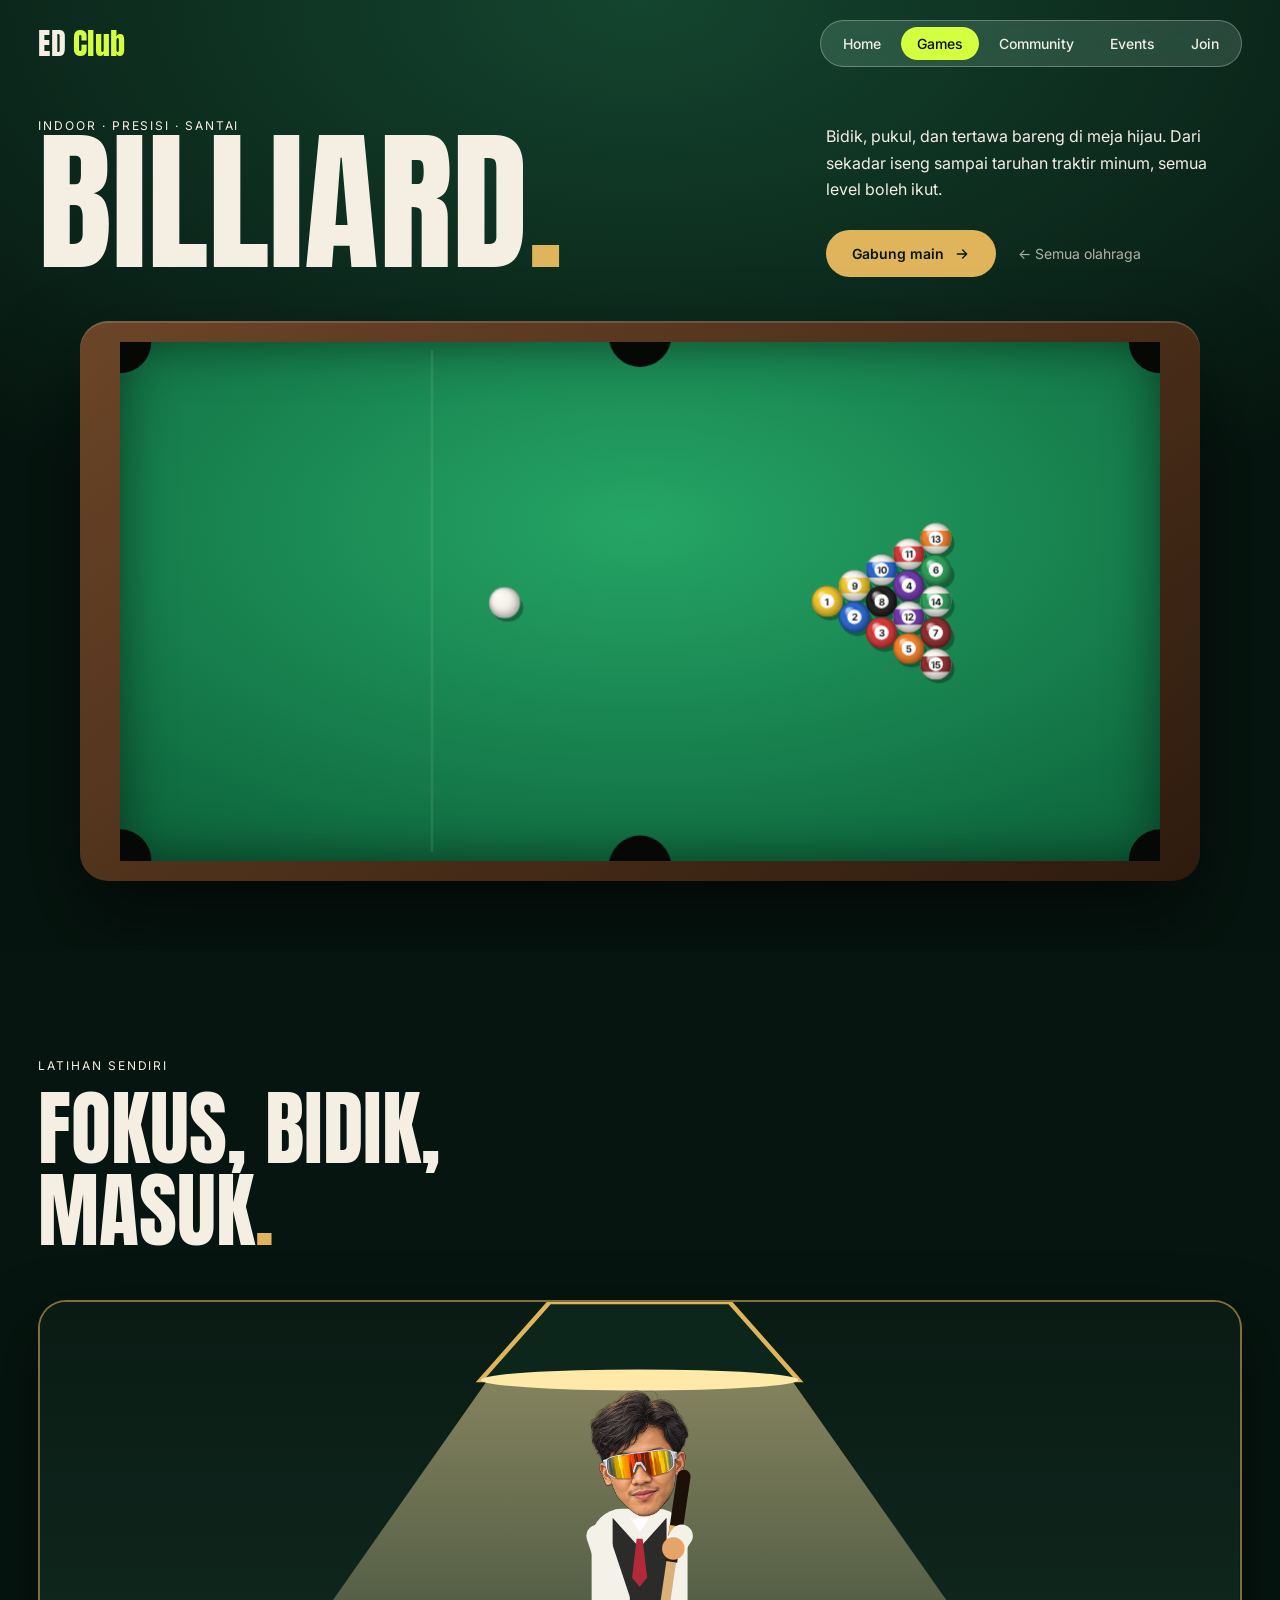
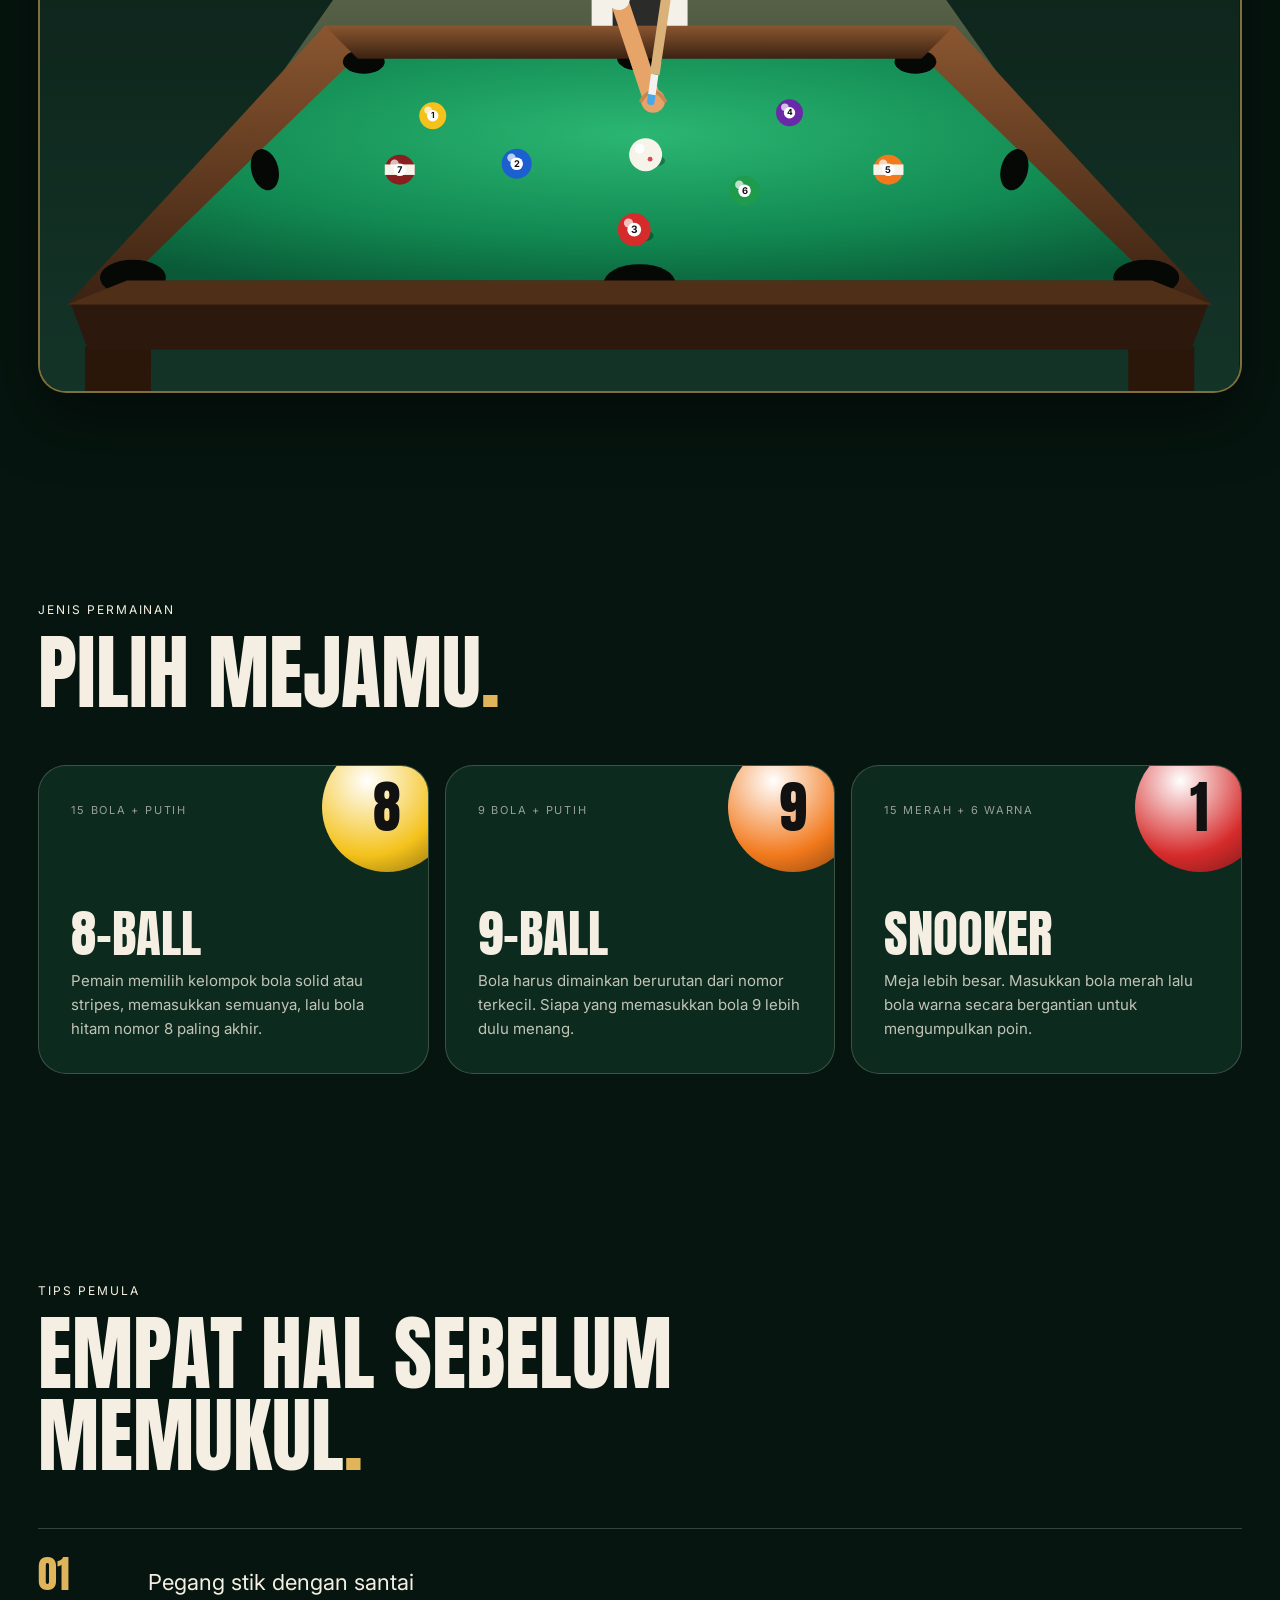
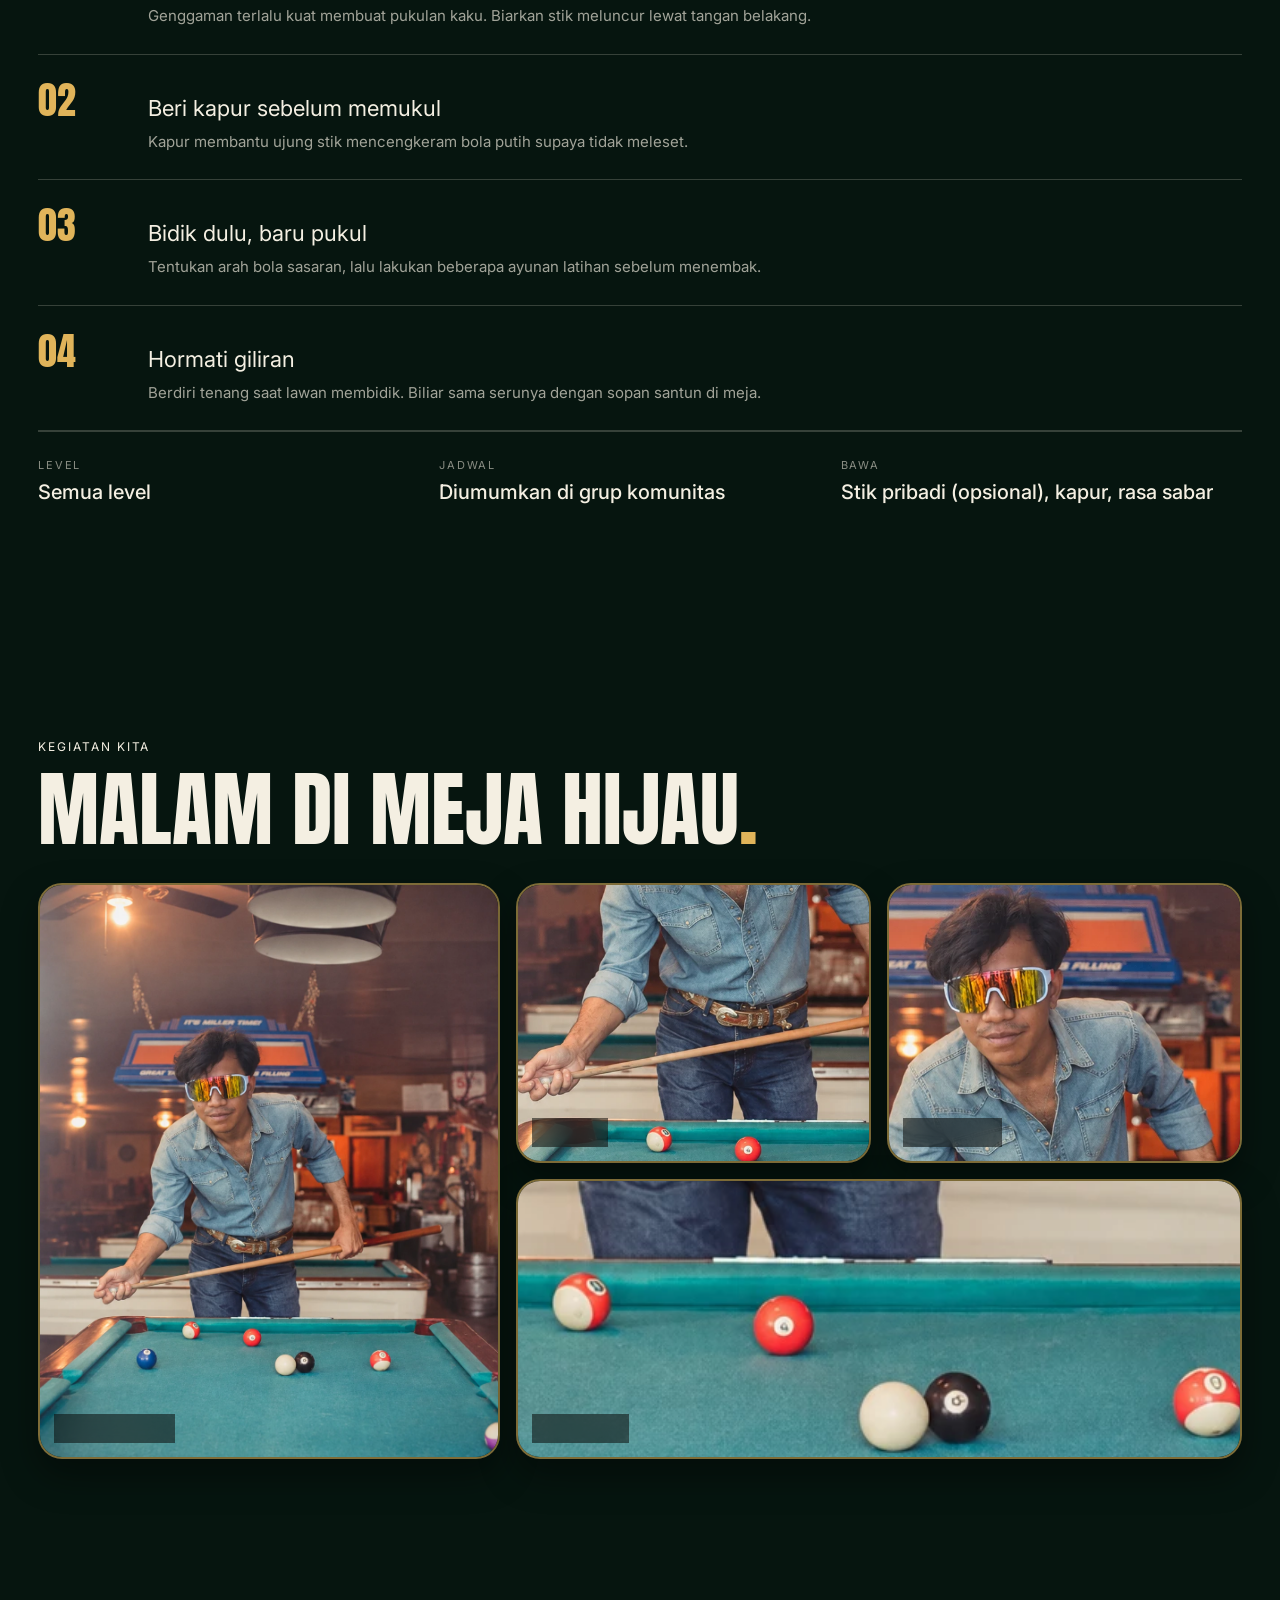
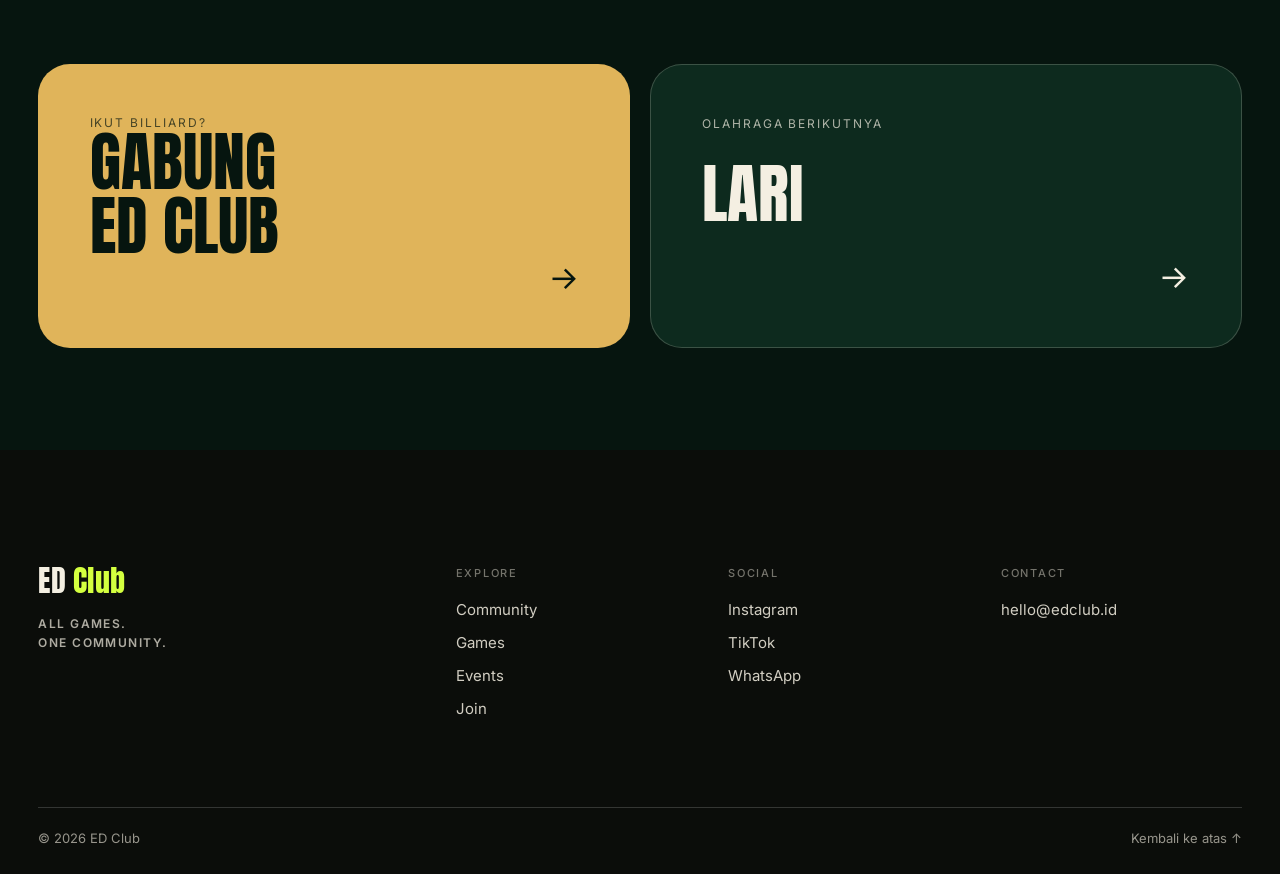
<file: billiard.html>
<!doctype html>
<html lang="id">
<head>
  <meta charset="utf-8">
  <meta name="viewport" content="width=device-width, initial-scale=1">
  <title>Billiard — ED Club</title>
  <meta name="description" content="Billiard bersama ED Club: bidik, pukul, dan tertawa bareng di meja hijau.">
  <meta name="theme-color" content="#06150f">
  <link rel="icon" href="favicon.svg" type="image/svg+xml">
  <meta property="og:type" content="website">
  <meta property="og:locale" content="id_ID">
  <meta property="og:site_name" content="ED Club">
  <meta property="og:title" content="Billiard bersama ED Club">
  <meta property="og:description" content="Billiard bersama ED Club: bidik, pukul, dan tertawa bareng di meja hijau.">
  <meta property="og:image" content="assets/images/hero.webp">
  <meta name="twitter:card" content="summary_large_image">
  <link rel="preconnect" href="https://fonts.googleapis.com">
  <link rel="preconnect" href="https://fonts.gstatic.com" crossorigin>
  <link href="https://fonts.googleapis.com/css2?family=Anton&family=Inter:wght@400;500;600&display=swap" rel="stylesheet">
  <link rel="stylesheet" href="style.css">
  <link rel="stylesheet" href="sport.css">
</head>
<body class="is-loading sp sp-billiard">

  <div class="loader" aria-hidden="true">
    <span class="loader__word"><span>English Day</span><span>Social Club<i>.</i></span></span>
  </div>

  <header class="nav">
    <a class="logo" href="index.html#home" aria-label="ED Club">ED<span>Club</span></a>
    <nav class="pill" aria-label="Utama">
      <a class="pill__link" href="index.html#home">Home</a>
      <a class="pill__link is-active" href="index.html#games">Games</a>
      <a class="pill__link" href="index.html#about">Community</a>
      <a class="pill__link" href="index.html#events">Events</a>
      <a class="pill__link" href="index.html#join">Join</a>
    </nav>
    <button class="burger" type="button" aria-label="Buka menu" aria-expanded="false" aria-controls="menu"><span></span><span></span></button>
  </header>

  <div class="menu" id="menu">
    <nav aria-label="Menu mobile">
      <a href="index.html#home" style="--i:0">Home</a>
      <a href="index.html#games" style="--i:1">Games</a>
      <a href="index.html#about" style="--i:2">Community</a>
      <a href="index.html#events" style="--i:3">Events</a>
      <a href="index.html#join" style="--i:4">Join</a>
    </nav>
  </div>

  <main>

    <section class="bl-hero">
      <div class="bl-head">
        <div>
          <p class="sp-eyebrow reveal" style="--d:.9s">Indoor · Presisi · Santai</p>
          <h1 class="bl-title" aria-label="Billiard"><span class="line"><span class="line__in" style="--d:1s">Billiard<em>.</em></span></span></h1>
        </div>
        <div>
          <p class="sp-lead reveal" style="--d:1.4s">Bidik, pukul, dan tertawa bareng di meja hijau. Dari sekadar iseng sampai taruhan traktir minum, semua level boleh ikut.</p>
          <div class="sp-actions reveal" style="--d:1.6s">
            <a class="sp-btn" href="index.html#join">Gabung main <svg viewBox="0 0 24 24" aria-hidden="true"><path d="M5 12h14M13 6l6 6-6 6"/></svg></a>
            <a class="sp-back" href="index.html#games">← Semua olahraga</a>
          </div>
        </div>
      </div>
      <div class="bl-frame"><div class="bl-felt"><canvas id="blTable" aria-label="Animasi bola billiard yang dipukul dan menyebar"></canvas></div></div>
    </section>


    <section class="sp-sec">
      <span class="sp-eyebrow" data-reveal>Latihan sendiri</span>
      <h2 class="sp-h2" data-reveal>Fokus, bidik,<br>masuk<em style="color:var(--acc);font-style:normal">.</em></h2>
      <div class="bl-solo" data-reveal>
      <svg viewBox="0 -40 800 460" role="img" aria-label="Karakter bermain billiard sendirian: membidik, memukul, dan memasukkan bola ke kantong">
        <defs>
          <linearGradient id="blWall" x1="0" y1="0" x2="0" y2="1"><stop offset="0" stop-color="#0a1b14"/><stop offset="1" stop-color="#143428"/></linearGradient>
          <linearGradient id="blLight" x1="0" y1="0" x2="0" y2="1"><stop offset="0" stop-color="#ffe9a8" stop-opacity=".5"/><stop offset="1" stop-color="#ffe9a8" stop-opacity="0"/></linearGradient>
          <radialGradient id="blFelt" cx="50%" cy="35%" r="75%"><stop offset="0" stop-color="#2bb673"/><stop offset=".6" stop-color="#128a52"/><stop offset="1" stop-color="#0a5a37"/></radialGradient>
          <linearGradient id="blWood" x1="0" y1="0" x2="0" y2="1"><stop offset="0" stop-color="#8a5630"/><stop offset="1" stop-color="#3b2212"/></linearGradient>
        </defs>
        <rect x="0" y="-40" width="800" height="460" fill="url(#blWall)"/>
        <polygon points="300,10 500,10 760,380 40,380" fill="url(#blLight)"/>
        <path d="M340 -40 L460 -40 L506 12 L294 12Z" fill="#0d261b" stroke="#e0b45a" stroke-width="3"/><rect x="396" y="-40" width="8" height="-0" fill="#e0b45a"/><ellipse cx="400" cy="12" rx="106" ry="7" fill="#ffe9a8"/>
        <rect x="30" y="390" width="44" height="40" fill="#2a170a"/><rect x="726" y="390" width="44" height="40" fill="#2a170a"/>
        <polygon points="20,360 780,360 768,392 32,392" fill="#2c180c"/>
        <polygon points="190,176 610,176 782,362 18,362" fill="url(#blWood)"/>
        <polygon points="212,196 588,196 742,346 58,346" fill="url(#blFelt)"/>
        <ellipse cx="216" cy="200" rx="14" ry="8" fill="#050805"/><ellipse cx="584" cy="200" rx="14" ry="8" fill="#050805"/><ellipse cx="400" cy="198" rx="15" ry="8" fill="#050805"/>
        <ellipse cx="62" cy="344" rx="22" ry="12" fill="#050805"/><ellipse cx="738" cy="344" rx="22" ry="12" fill="#050805"/><ellipse cx="400" cy="348" rx="24" ry="13" fill="#050805"/>
        <ellipse cx="150" cy="272" rx="9" ry="14" fill="#050805" transform="rotate(-15 150 272)"/><ellipse cx="650" cy="272" rx="9" ry="14" fill="#050805" transform="rotate(15 650 272)"/>
        <rect x="368" y="98" width="64" height="98" rx="20" fill="#f4f1e8"/><path d="M382 104 L400 124 L418 104 L418 196 L382 196Z" fill="#1b1b1b" opacity=".92"/><path d="M394 104 L400 114 L406 104Z" fill="#fff"/><path d="M398 118 L402 118 L405 144 L400 150 L395 144Z" fill="#b22a3a"/><g><animateTransform attributeName="transform" type="translate" dur="8s" repeatCount="indefinite" values="0 0;0 0;0 5;0 5;0 8;0 3;0 3;0 0;0 0" keyTimes="0;.1;.26;.34;.355;.38;.55;.7;1"/><image href="assets/images/bil-solo.webp" x="366.9" y="14" width="66.2" height="84" preserveAspectRatio="xMidYMid meet"/></g>
        <polygon points="190,176 610,176 588,198 212,198" fill="url(#blWood)"/>
        <polygon points="18,362 782,362 742,346 58,346" fill="#4f2f17"/>
        <g opacity=".9"><rect x="250" y="184" width="6" height="6" transform="rotate(45 253 187)" fill="#e0b45a"/><rect x="312" y="184" width="6" height="6" transform="rotate(45 315 187)" fill="#e0b45a"/><rect x="374" y="184" width="6" height="6" transform="rotate(45 377 187)" fill="#e0b45a"/><rect x="436" y="184" width="6" height="6" transform="rotate(45 439 187)" fill="#e0b45a"/><rect x="498" y="184" width="6" height="6" transform="rotate(45 501 187)" fill="#e0b45a"/><rect x="130" y="364" width="9" height="9" transform="rotate(45 134.5 368.5)" fill="#e0b45a"/><rect x="240" y="364" width="9" height="9" transform="rotate(45 244.5 368.5)" fill="#e0b45a"/><rect x="350" y="364" width="9" height="9" transform="rotate(45 354.5 368.5)" fill="#e0b45a"/><rect x="460" y="364" width="9" height="9" transform="rotate(45 464.5 368.5)" fill="#e0b45a"/><rect x="570" y="364" width="9" height="9" transform="rotate(45 574.5 368.5)" fill="#e0b45a"/><rect x="680" y="364" width="9" height="9" transform="rotate(45 684.5 368.5)" fill="#e0b45a"/></g>
        <g transform="translate(262,236)"><circle r="9" fill="#f4c21b"/><circle r="3.78" fill="#fff"/><text y="1.8" text-anchor="middle" font-family="Inter,sans-serif" font-size="5.6" font-weight="700" fill="#111">1</text><circle cx="-3.1" cy="-3.6" r="2.5" fill="#fff" opacity=".7"/></g><g transform="translate(318,268)"><circle r="10" fill="#1b5fd0"/><circle r="4.2" fill="#fff"/><text y="2.0" text-anchor="middle" font-family="Inter,sans-serif" font-size="6.2" font-weight="700" fill="#111">2</text><circle cx="-3.5" cy="-4.0" r="2.8" fill="#fff" opacity=".7"/></g><g transform="translate(500,234)"><circle r="9" fill="#6a2aa8"/><circle r="3.78" fill="#fff"/><text y="1.8" text-anchor="middle" font-family="Inter,sans-serif" font-size="5.6" font-weight="700" fill="#111">4</text><circle cx="-3.1" cy="-3.6" r="2.5" fill="#fff" opacity=".7"/></g><g transform="translate(566,272)"><circle r="10" fill="#f2791c"/><rect x="-10" y="-3.5" width="20" height="7.0" fill="#f6f3ea"/><circle r="4.2" fill="#fff"/><text y="2.0" text-anchor="middle" font-family="Inter,sans-serif" font-size="6.2" font-weight="700" fill="#111">5</text><circle cx="-3.5" cy="-4.0" r="2.8" fill="#fff" opacity=".7"/></g><g transform="translate(470,286)"><circle r="10" fill="#1f9b4d"/><circle r="4.2" fill="#fff"/><text y="2.0" text-anchor="middle" font-family="Inter,sans-serif" font-size="6.2" font-weight="700" fill="#111">6</text><circle cx="-3.5" cy="-4.0" r="2.8" fill="#fff" opacity=".7"/></g><g transform="translate(240,272)"><circle r="10" fill="#8a1f1f"/><rect x="-10" y="-3.5" width="20" height="7.0" fill="#f6f3ea"/><circle r="4.2" fill="#fff"/><text y="2.0" text-anchor="middle" font-family="Inter,sans-serif" font-size="6.2" font-weight="700" fill="#111">7</text><circle cx="-3.5" cy="-4.0" r="2.8" fill="#fff" opacity=".7"/></g>
        <g><line x1="372" y1="116" x2="408" y2="224" stroke="#e7a468" stroke-width="12" stroke-linecap="round"/><line x1="372" y1="116" x2="386" y2="158" stroke="#f4f1e8" stroke-width="15" stroke-linecap="round"/>
        <circle cx="409" cy="226" r="8" fill="#e7a468"/><path d="M401 226 Q 409 214 417 226" fill="none" stroke="#c98650" stroke-width="2.5" stroke-linecap="round"/></g>
        <g transform="translate(396.4,312)"><g><animateTransform attributeName="transform" type="translate" dur="8s" repeatCount="indefinite" values="0 0;0 0;-6 39.6;-6 39.6;0 0;0 0" keyTimes="0;.395;.47;.93;.935;1"/><g><animateTransform attributeName="transform" type="scale" dur="8s" repeatCount="indefinite" values="1 1;1 1;0 0;0 0;1 1;1 1" keyTimes="0;.47;.50;.94;.97;1"/>
  <ellipse cx="2" cy="4" rx="11" ry="4.5" fill="rgba(0,0,0,.3)"/><circle r="11" fill="#d62b2b"/><circle r="4.62" fill="#fff"/><text y="2.2" text-anchor="middle" font-family="Inter,sans-serif" font-size="6.8" font-weight="700" fill="#111">3</text><circle cx="-3.8" cy="-4.4" r="3.1" fill="#fff" opacity=".7"/></g></g></g><g transform="translate(404,262)"><g><animateTransform attributeName="transform" type="translate" dur="8s" repeatCount="indefinite" values="0 0;0 0;-4.2 27.7;-4.2 27.7;0 0;0 0" keyTimes="0;.355;.395;.93;.935;1"/><g><animate attributeName="opacity" dur="8s" repeatCount="indefinite" values="1;1;0;0;1;1" keyTimes="0;.9;.92;.935;.96;1"/>
  <ellipse cx="2" cy="4" rx="11" ry="4.5" fill="rgba(0,0,0,.3)"/><circle r="11" fill="#f6f3ea"/><circle cx="-4" cy="-4" r="3.2" fill="#fff"/><circle cx="3" cy="3" r="1.6" fill="#d94a4a"/></g></g></g><g transform="translate(391,350)"><circle r="2" fill="none" stroke="#fff" stroke-width="3" opacity="0"><animate attributeName="r" dur="8s" repeatCount="indefinite" values="2;2;24;24" keyTimes="0;.47;.58;1"/><animate attributeName="opacity" dur="8s" repeatCount="indefinite" values="0;0;.9;0;0" keyTimes="0;.47;.5;.58;1"/></circle></g>
        <g><animateTransform attributeName="transform" type="translate" dur="8s" repeatCount="indefinite" values="1.8 -11.9;1.8 -11.9;3.5 -23.7;3.5 -23.7;0 0;-0.9 6;-0.9 6;1.8 -11.9;1.8 -11.9" keyTimes="0;.1;.26;.34;.355;.38;.55;.7;1"/><line x1="404.0" y1="250.0" x2="404.7" y2="245.5" stroke="#4aa8e8" stroke-width="5" stroke-linecap="round"/><line x1="404.7" y1="245.5" x2="406.6" y2="232.0" stroke="#f2f2f2" stroke-width="5" stroke-linecap="butt"/><line x1="406.6" y1="232.0" x2="417.6" y2="157.0" stroke="#d9b179" stroke-width="6.5" stroke-linecap="butt"/><line x1="417.6" y1="157.0" x2="419.4" y2="145.0" stroke="#2a1a10" stroke-width="8" stroke-linecap="butt"/><line x1="419.4" y1="145.0" x2="426.0" y2="100.0" stroke="#1c1109" stroke-width="9" stroke-linecap="round"/><line x1="420.3" y1="139.0" x2="421.2" y2="133.0" stroke="#e0b45a" stroke-width="9.5" stroke-linecap="butt"/></g>
        <g><line x1="428" y1="116" x2="420.8" y2="136.1" stroke="#e7a468" stroke-width="12" stroke-linecap="round"><animate attributeName="x2" dur="8s" repeatCount="indefinite" values="420.8;420.8;422.5;422.5;419;418.1;418.1;420.8;420.8" keyTimes="0;.1;.26;.34;.355;.38;.55;.7;1"/><animate attributeName="y2" dur="8s" repeatCount="indefinite" values="136.1;136.1;124.3;124.3;148;154;154;136.1;136.1" keyTimes="0;.1;.26;.34;.355;.38;.55;.7;1"/></line>
        <line x1="428" y1="116" x2="424.8" y2="125.0" stroke="#f4f1e8" stroke-width="15" stroke-linecap="round"><animate attributeName="x2" dur="8s" repeatCount="indefinite" values="424.8;424.8;425.5;425.5;423.9;423.5;423.5;424.8;424.8" keyTimes="0;.1;.26;.34;.355;.38;.55;.7;1"/><animate attributeName="y2" dur="8s" repeatCount="indefinite" values="125.0;125.0;119.7;119.7;130.4;133.1;133.1;125.0;125.0" keyTimes="0;.1;.26;.34;.355;.38;.55;.7;1"/></line>
        <circle r="7.5" fill="#e7a468" cx="420.8" cy="136.1"><animate attributeName="cx" dur="8s" repeatCount="indefinite" values="420.8;420.8;422.5;422.5;419;418.1;418.1;420.8;420.8" keyTimes="0;.1;.26;.34;.355;.38;.55;.7;1"/><animate attributeName="cy" dur="8s" repeatCount="indefinite" values="136.1;136.1;124.3;124.3;148;154;154;136.1;136.1" keyTimes="0;.1;.26;.34;.355;.38;.55;.7;1"/></circle></g>
        <g transform="translate(588,118)"><g><animateTransform attributeName="transform" type="scale" dur="8s" repeatCount="indefinite" values="0;0;1.25;1;1;0;0" keyTimes="0;.48;.54;.58;.75;.78;1"/><text text-anchor="middle" font-family="Anton,sans-serif" font-size="44" fill="#e0b45a" stroke="#06150f" stroke-width="5" paint-order="stroke" transform="rotate(-6)">Masuk!</text></g></g>
      </svg>
      </div>
    </section>
    <section class="sp-sec">
      <span class="sp-eyebrow" data-reveal>Jenis permainan</span>
      <h2 class="sp-h2" data-reveal>Pilih mejamu<em style="color:var(--acc);font-style:normal">.</em></h2>
      <div class="bl-types"><article class="bl-type" data-reveal><span class="ball" style="--bc:#f4c21b">8</span><small>15 bola + putih</small><h3>8-Ball</h3><p>Pemain memilih kelompok bola solid atau stripes, memasukkan semuanya, lalu bola hitam nomor 8 paling akhir.</p></article><article class="bl-type" data-reveal><span class="ball" style="--bc:#f2791c">9</span><small>9 bola + putih</small><h3>9-Ball</h3><p>Bola harus dimainkan berurutan dari nomor terkecil. Siapa yang memasukkan bola 9 lebih dulu menang.</p></article><article class="bl-type" data-reveal><span class="ball" style="--bc:#d62b2b">1</span><small>15 merah + 6 warna</small><h3>Snooker</h3><p>Meja lebih besar. Masukkan bola merah lalu bola warna secara bergantian untuk mengumpulkan poin.</p></article></div>
    </section>

    <section class="sp-sec">
      <span class="sp-eyebrow" data-reveal>Tips pemula</span>
      <h2 class="sp-h2" data-reveal>Empat hal sebelum<br>memukul<em style="color:var(--acc);font-style:normal">.</em></h2>
      <ol class="bl-tips">
        <li data-reveal>Pegang stik dengan santai<span>Genggaman terlalu kuat membuat pukulan kaku. Biarkan stik meluncur lewat tangan belakang.</span></li>
        <li data-reveal>Beri kapur sebelum memukul<span>Kapur membantu ujung stik mencengkeram bola putih supaya tidak meleset.</span></li>
        <li data-reveal>Bidik dulu, baru pukul<span>Tentukan arah bola sasaran, lalu lakukan beberapa ayunan latihan sebelum menembak.</span></li>
        <li data-reveal>Hormati giliran<span>Berdiri tenang saat lawan membidik. Biliar sama serunya dengan sopan santun di meja.</span></li>
      </ol>
      <dl class="sp-info" data-reveal>
        <div><dt>Level</dt><dd>Semua level</dd></div>
        <div><dt>Jadwal</dt><dd>Diumumkan di grup komunitas</dd></div>
        <div><dt>Bawa</dt><dd>Stik pribadi (opsional), kapur, rasa sabar</dd></div>
      </dl>
    </section>


    <section class="sp-sec">
      <span class="sp-eyebrow" data-reveal>Kegiatan kita</span>
      <h2 class="sp-h2" data-reveal>Malam di meja hijau<em style="color:var(--acc);font-style:normal">.</em></h2>
      <div class="bl-gal" data-reveal>
        <figure class="shot" style="--pos:50% 32%;--zoom:1"><img src="assets/images/billiard.webp" alt="Fokus membidik" loading="lazy"><figcaption>Fokus membidik</figcaption></figure>
        <figure class="shot" style="--pos:25% 62%;--zoom:1.9"><img src="assets/images/billiard.webp" alt="Stik siap" loading="lazy"><figcaption>Stik siap</figcaption></figure>
        <figure class="shot" style="--pos:45% 34%;--zoom:2.2"><img src="assets/images/billiard.webp" alt="Gaya sendiri" loading="lazy"><figcaption>Gaya sendiri</figcaption></figure>
        <figure class="shot" style="--pos:55% 74%;--zoom:2.1"><img src="assets/images/billiard.webp" alt="Bola di meja" loading="lazy"><figcaption>Bola di meja</figcaption></figure>
      </div>
    </section>
    <section class="sp-end">
      <a class="sp-end__join" href="index.html#join" data-reveal><small>Ikut Billiard?</small><strong>Gabung<br>ED Club</strong><i>→</i></a>
      <a class="sp-end__next" href="lari.html" data-reveal style="--d:.1s"><small>Olahraga berikutnya</small><strong>Lari</strong><i>→</i></a>
    </section>
  </main>

  <footer class="footer">
    <div class="footer__grid">
      <div class="footer__brand">
        <a class="logo" href="index.html#home" aria-label="ED Club">ED<span>Club</span></a>
        <p>All Games.<br>One Community.</p>
      </div>
      <nav class="footer__col" aria-label="Jelajahi">
        <h4>Explore</h4>
        <a href="index.html#about">Community</a>
        <a href="index.html#games">Games</a>
        <a href="index.html#events">Events</a>
        <a href="index.html#join">Join</a>
      </nav>
      <nav class="footer__col" aria-label="Sosial media">
        <h4>Social</h4>
        <a href="#">Instagram</a>
        <a href="#">TikTok</a>
        <a href="#">WhatsApp</a>
      </nav>
      <div class="footer__col">
        <h4>Contact</h4>
        <a href="mailto:hello@edclub.id">hello@edclub.id</a>
      </div>
    </div>
    <div class="footer__bar">
      <span>© 2026 ED Club</span>
      <a href="#" class="totop">Kembali ke atas ↑</a>
    </div>
  </footer>

  <script src="cursor.js"></script>
  <script src="nav.js"></script>
  <script src="sport.js"></script>
  <script src="billiard.js"></script>
</body>
</html>
</file>
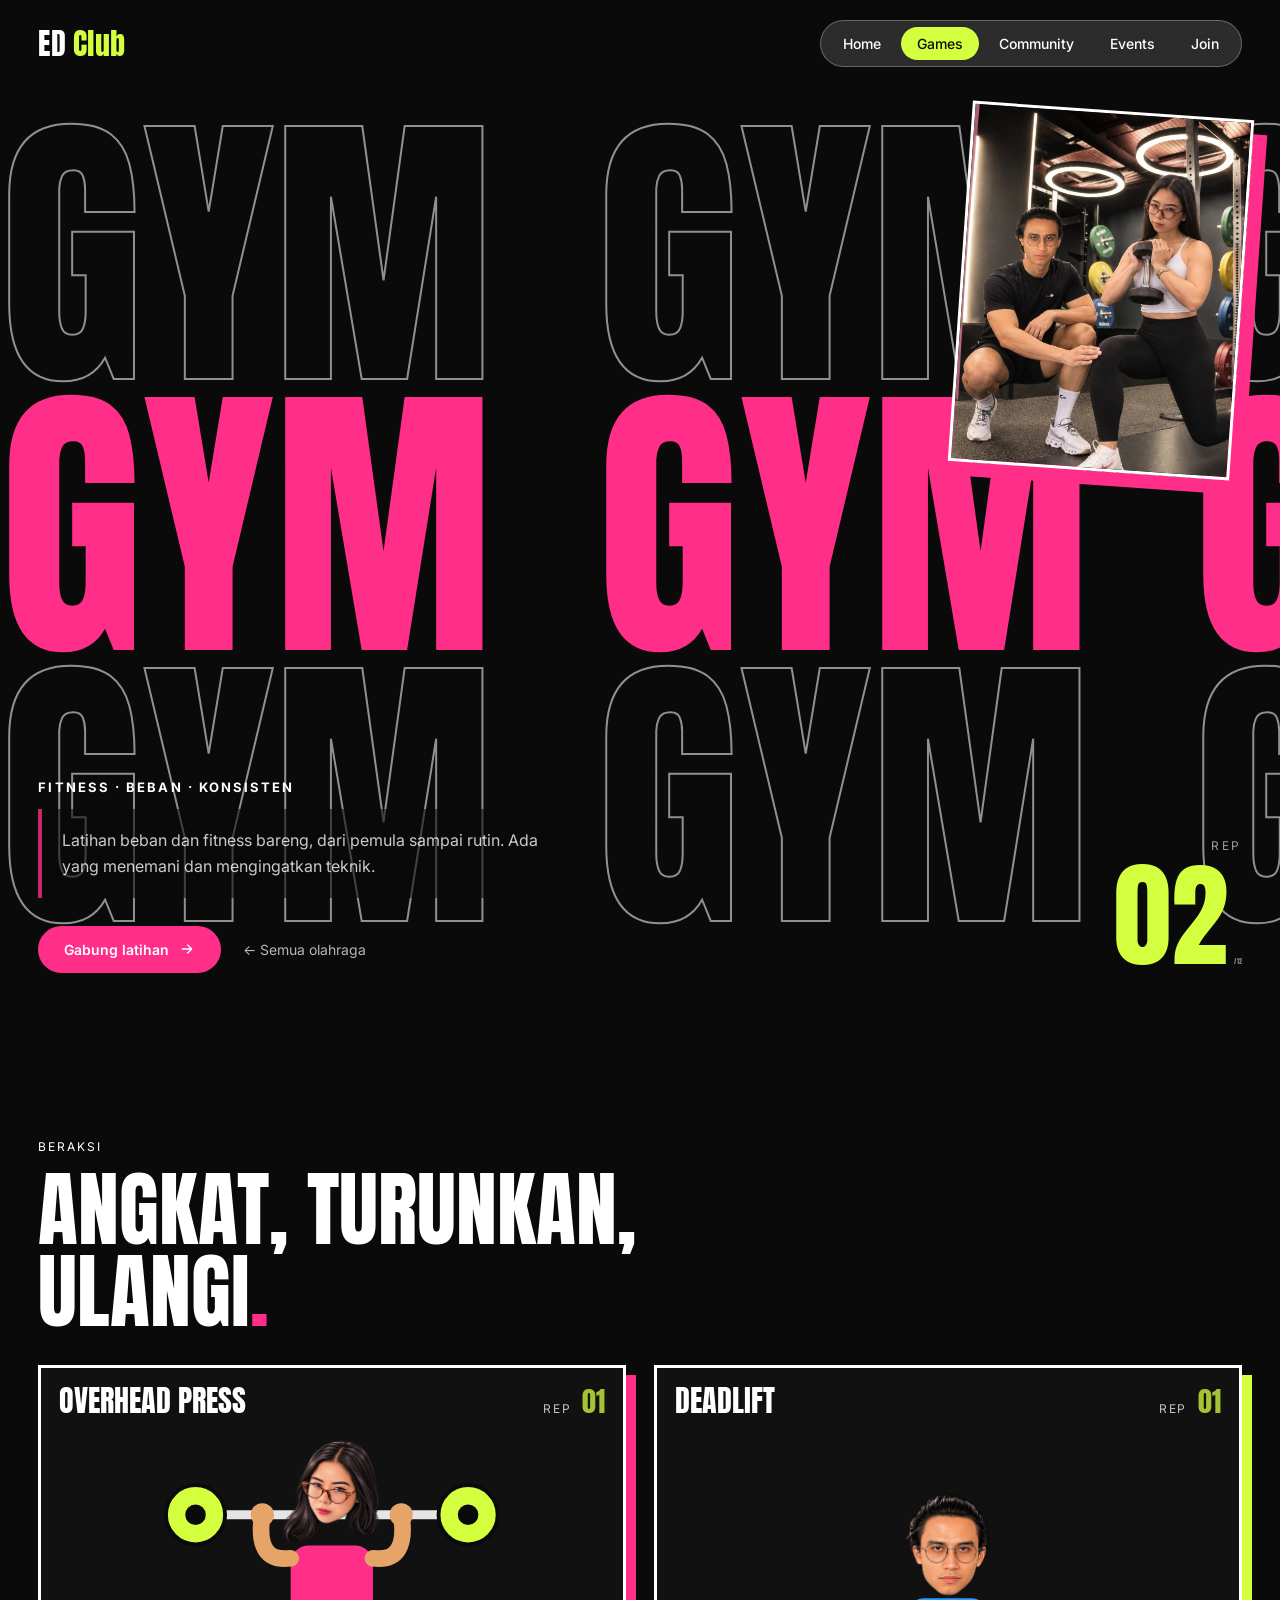
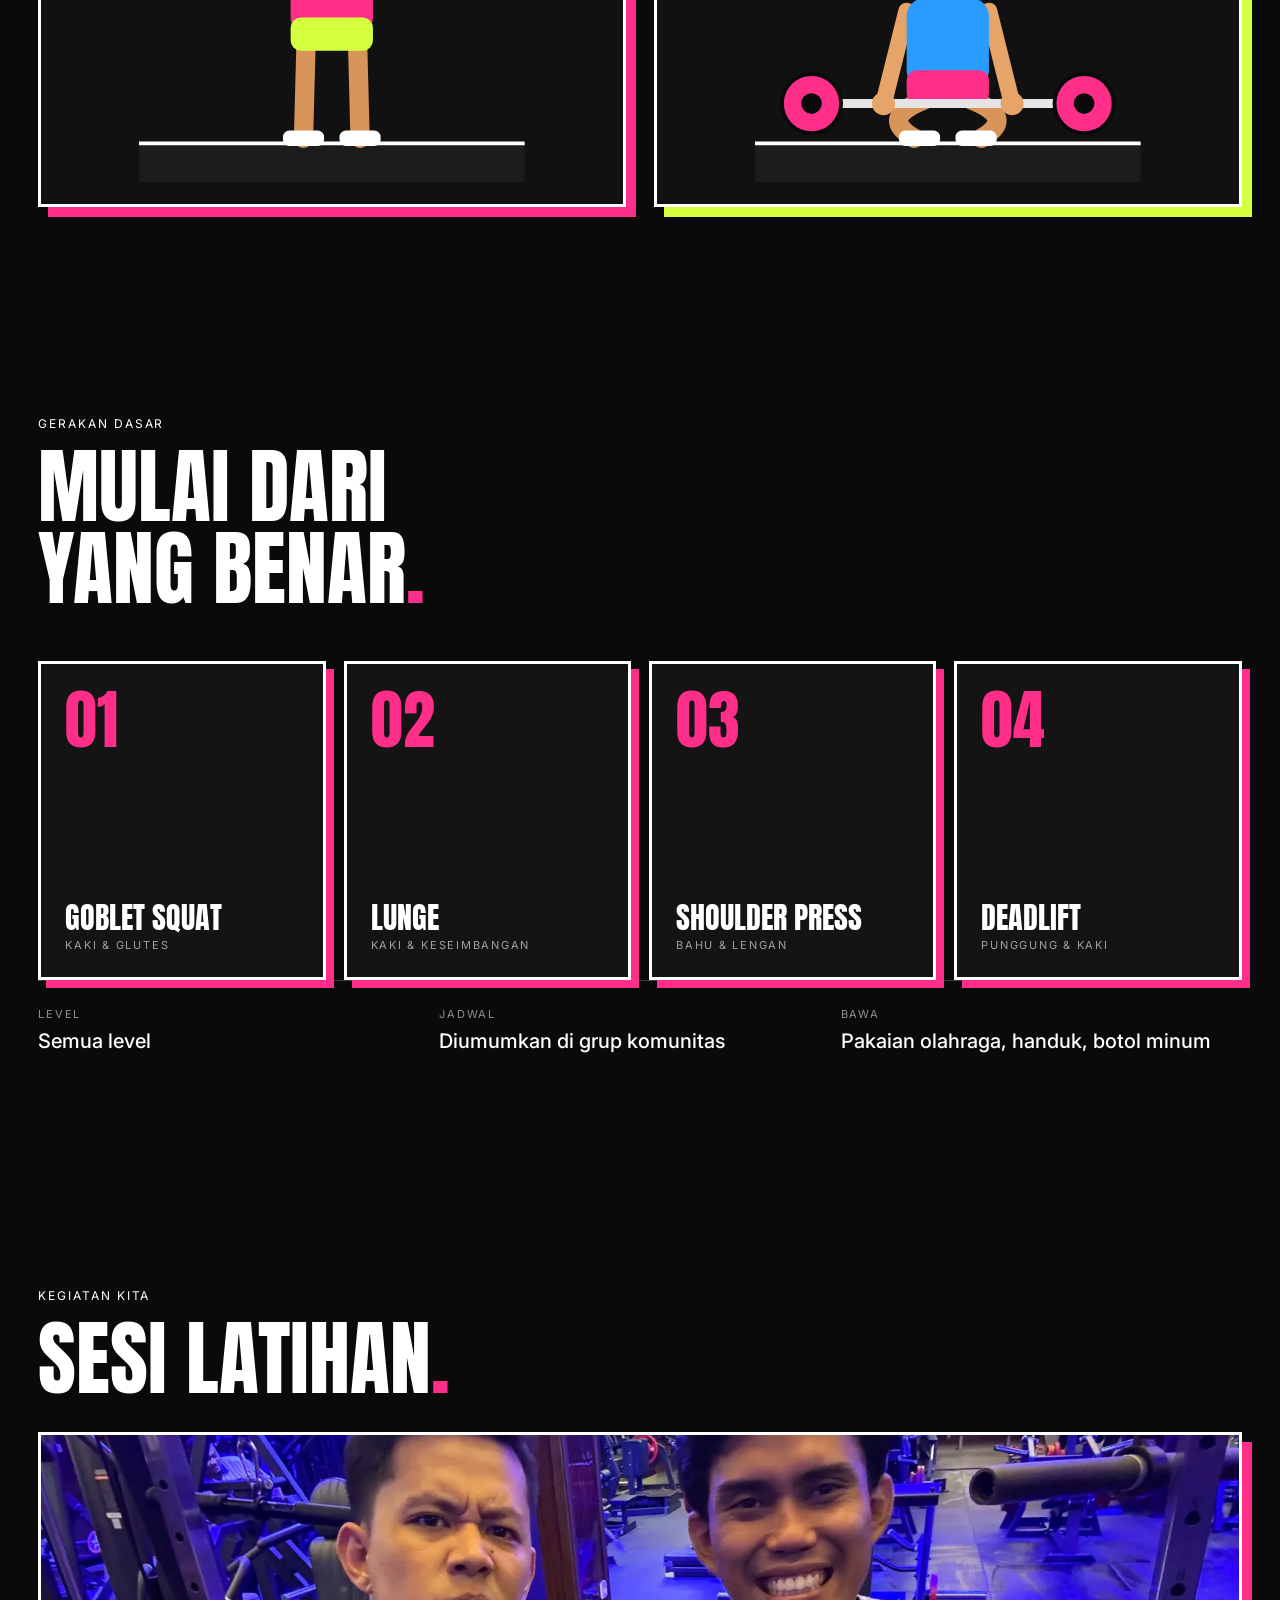
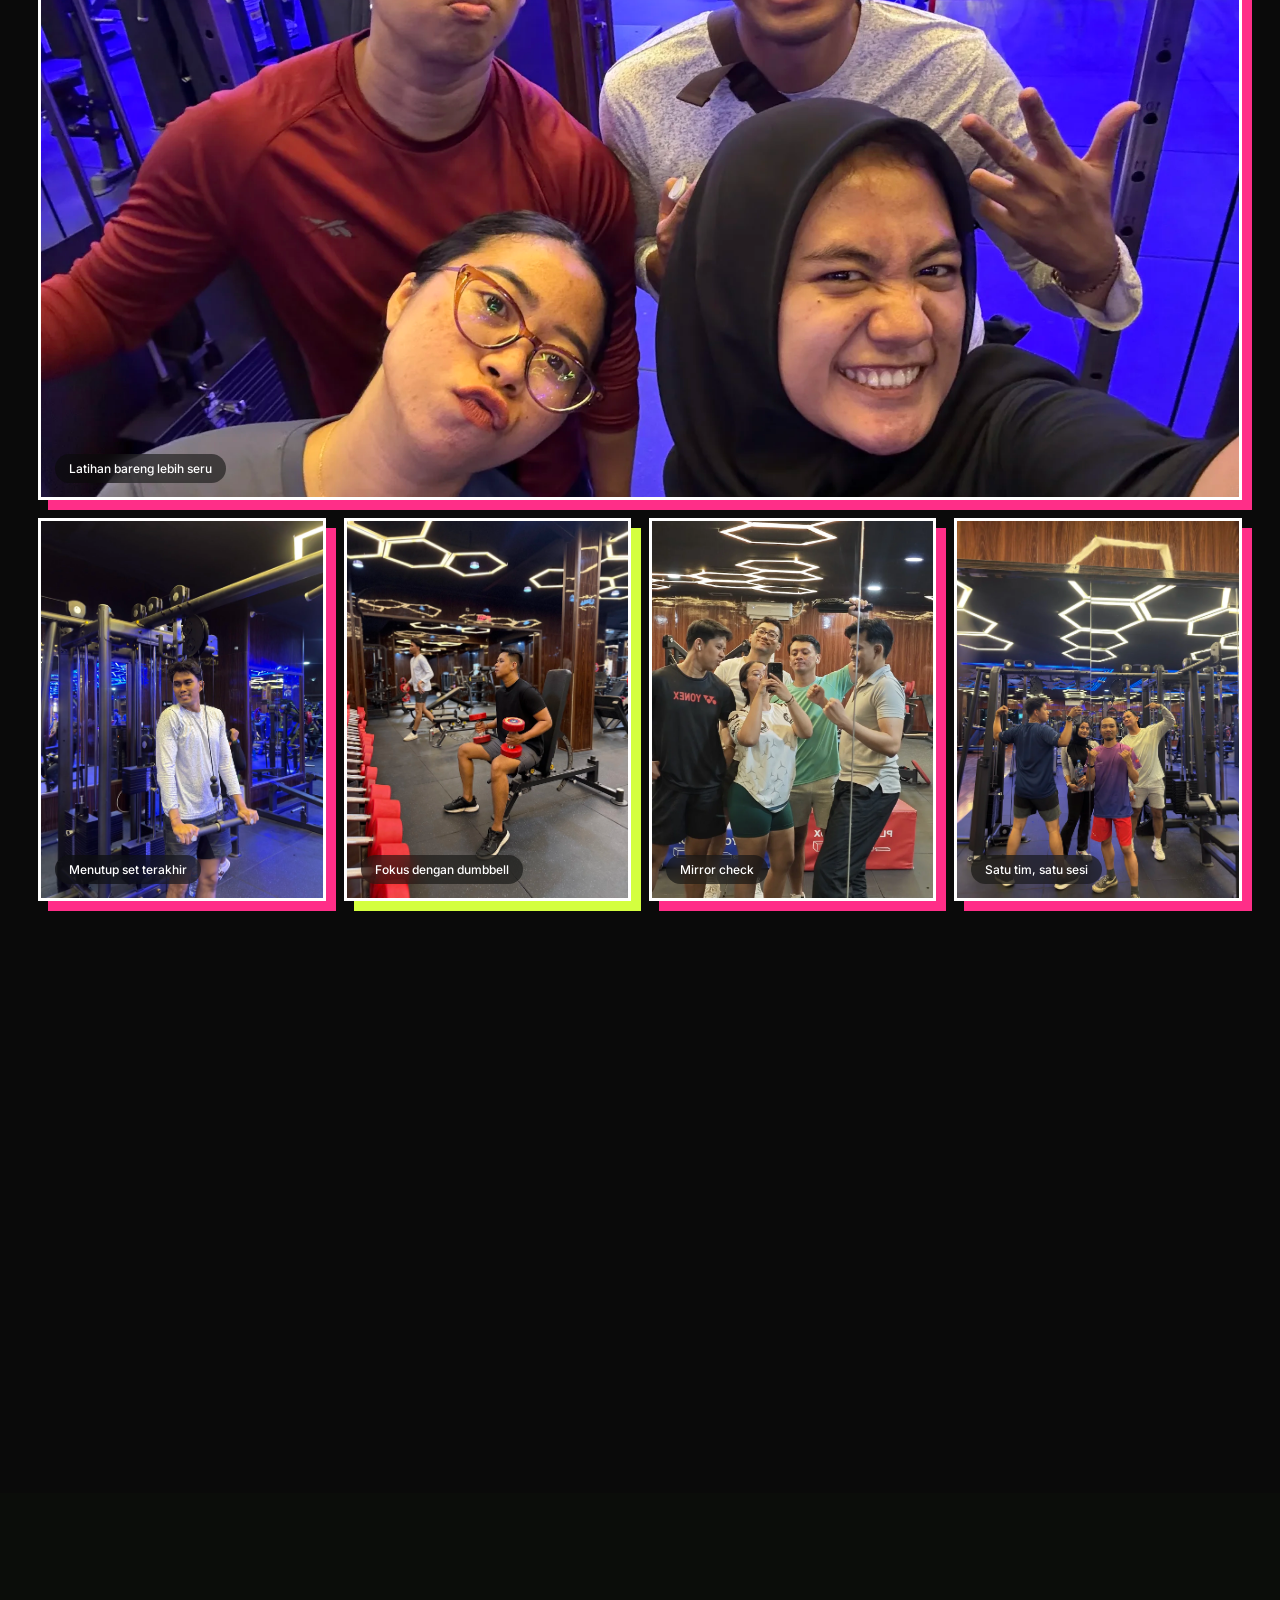
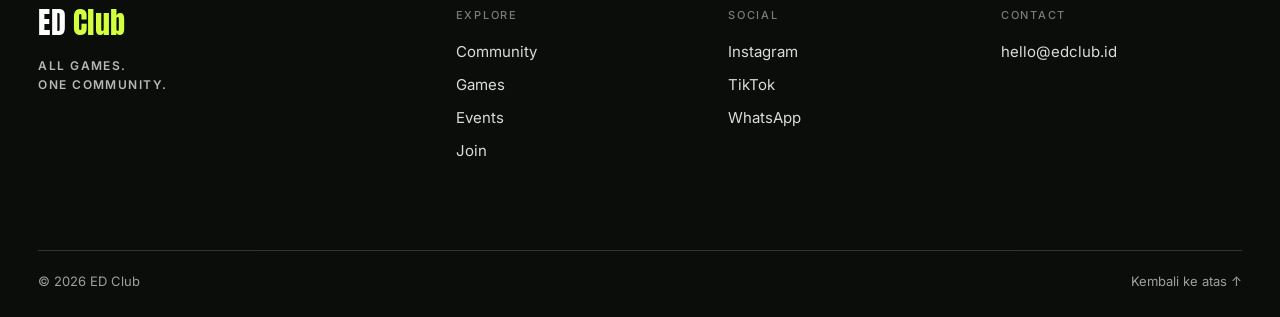
<file: gym.html>
<!doctype html>
<html lang="id">
<head>
  <meta charset="utf-8">
  <meta name="viewport" content="width=device-width, initial-scale=1">
  <title>Gym — ED Club</title>
  <meta name="description" content="Gym bersama ED Club: latihan beban dan fitness bareng untuk semua level.">
  <meta name="theme-color" content="#0a0a0a">
  <link rel="icon" href="favicon.svg" type="image/svg+xml">
  <meta property="og:type" content="website">
  <meta property="og:locale" content="id_ID">
  <meta property="og:site_name" content="ED Club">
  <meta property="og:title" content="Gym bersama ED Club">
  <meta property="og:description" content="Gym bersama ED Club: latihan beban dan fitness bareng untuk semua level.">
  <meta property="og:image" content="assets/images/hero.webp">
  <meta name="twitter:card" content="summary_large_image">
  <link rel="preconnect" href="https://fonts.googleapis.com">
  <link rel="preconnect" href="https://fonts.gstatic.com" crossorigin>
  <link href="https://fonts.googleapis.com/css2?family=Anton&family=Inter:wght@400;500;600&display=swap" rel="stylesheet">
  <link rel="stylesheet" href="style.css">
  <link rel="stylesheet" href="sport.css">
</head>
<body class="is-loading sp sp-gym">

  <div class="loader" aria-hidden="true">
    <span class="loader__word"><span>English Day</span><span>Social Club<i>.</i></span></span>
  </div>

  <header class="nav">
    <a class="logo" href="index.html#home" aria-label="ED Club">ED<span>Club</span></a>
    <nav class="pill" aria-label="Utama">
      <a class="pill__link" href="index.html#home">Home</a>
      <a class="pill__link is-active" href="index.html#games">Games</a>
      <a class="pill__link" href="index.html#about">Community</a>
      <a class="pill__link" href="index.html#events">Events</a>
      <a class="pill__link" href="index.html#join">Join</a>
    </nav>
    <button class="burger" type="button" aria-label="Buka menu" aria-expanded="false" aria-controls="menu"><span></span><span></span></button>
  </header>

  <div class="menu" id="menu">
    <nav aria-label="Menu mobile">
      <a href="index.html#home" style="--i:0">Home</a>
      <a href="index.html#games" style="--i:1">Games</a>
      <a href="index.html#about" style="--i:2">Community</a>
      <a href="index.html#events" style="--i:3">Events</a>
      <a href="index.html#join" style="--i:4">Join</a>
    </nav>
  </div>

  <main>

    <section class="gm-hero">
      <div class="gm-rows" aria-hidden="true">
        <div class="gm-row"><span>Gym</span><span>Gym</span><span>Gym</span><span>Gym</span><span>Gym</span><span>Gym</span></div><div class="gm-row"><span>Gym</span><span>Gym</span><span>Gym</span><span>Gym</span><span>Gym</span><span>Gym</span></div><div class="gm-row"><span>Gym</span><span>Gym</span><span>Gym</span><span>Gym</span><span>Gym</span><span>Gym</span></div>
      </div>
      <div class="gm-photo"><figure class="shot" style="--pos:50% 30%"><img data-hero-img src="assets/images/gym.webp" alt="Dua anggota ED Club berlatih di gym" fetchpriority="high"></figure></div>
      <div class="gm-hero__body">
        <div>
          <h1 class="sp-eyebrow" style="opacity:1;font-size:13px">Fitness · Beban · Konsisten</h1>
          <p class="sp-lead" style="margin-top:14px">Latihan beban dan fitness bareng, dari pemula sampai rutin. Ada yang menemani dan mengingatkan teknik.</p>
          <div class="sp-actions">
            <a class="sp-btn" href="index.html#join">Gabung latihan <svg viewBox="0 0 24 24" aria-hidden="true"><path d="M5 12h14M13 6l6 6-6 6"/></svg></a>
            <a class="sp-back" href="index.html#games">← Semua olahraga</a>
          </div>
        </div>
        <div class="gm-reps"><small>REP</small><b data-loop="12">01</b><span>/ 12</span></div>
      </div>
    </section>

    <section class="sp-sec">
      <span class="sp-eyebrow" data-reveal>Beraksi</span>
      <h2 class="sp-h2" data-reveal>Angkat, turunkan,<br>ulangi<em style="color:var(--acc);font-style:normal">.</em></h2>
      <div class="gm-lift" data-reveal>
        <article class="gm-stage">
          <div class="gm-stage__top"><span>Overhead Press</span><span class="gm-stage__rep">REP <b data-loop="12" data-ms="2400">01</b></span></div>
          <svg viewBox="0 0 300 280" role="img" aria-label="Karakter wanita berkacamata melakukan overhead press">
            <rect x="0" y="250" width="300" height="30" fill="#1c1c1c"/><line x1="0" y1="250" x2="300" y2="250" stroke="#fff" stroke-width="3"/>
            <line x1="130" y1="170" x2="128" y2="246" stroke="#d7955a" stroke-width="15" stroke-linecap="round"/><line x1="170" y1="170" x2="172" y2="246" stroke="#d7955a" stroke-width="15" stroke-linecap="round"/>
            <rect x="112" y="240" width="32" height="12" rx="5" fill="#fff"/><rect x="156" y="240" width="32" height="12" rx="5" fill="#fff"/>
            <rect x="118" y="96" width="64" height="70" rx="14" fill="#ff2e88"/><rect x="118" y="152" width="64" height="26" rx="8" fill="#d4ff3f"/>
            <path d="M118 106 Q84 132 96 100" fill="none" stroke="#e7a468" stroke-width="13" stroke-linecap="round"><animate attributeName="d" dur="2.4s" repeatCount="indefinite" values="M118 106 Q84 132 96 100;M118 106 Q104 58 96 8;M118 106 Q84 132 96 100" keyTimes="0;.5;1" calcMode="spline" keySplines=".45 0 .2 1;.45 0 .2 1"/></path>
            <path d="M182 106 Q216 132 204 100" fill="none" stroke="#e7a468" stroke-width="13" stroke-linecap="round"><animate attributeName="d" dur="2.4s" repeatCount="indefinite" values="M182 106 Q216 132 204 100;M182 106 Q196 58 204 8;M182 106 Q216 132 204 100" keyTimes="0;.5;1" calcMode="spline" keySplines=".45 0 .2 1;.45 0 .2 1"/></path>
            <g><animateTransform attributeName="transform" type="translate" dur="2.4s" repeatCount="indefinite" values="0 0;0 -92;0 0" keyTimes="0;.5;1" calcMode="spline" keySplines=".45 0 .2 1;.45 0 .2 1"/>
              <line x1="30" y1="100" x2="270" y2="100" stroke="#e5e5e5" stroke-width="7" stroke-linecap="round"/><circle cx="44" cy="100" r="23" fill="#d4ff3f" stroke="#0a0a0a" stroke-width="3"/><circle cx="44" cy="100" r="8" fill="#0a0a0a"/><circle cx="256" cy="100" r="23" fill="#d4ff3f" stroke="#0a0a0a" stroke-width="3"/><circle cx="256" cy="100" r="8" fill="#0a0a0a"/><circle cx="96" cy="100" r="9" fill="#e7a468"/><circle cx="204" cy="100" r="9" fill="#e7a468"/></g>
            <image href="assets/images/gym-wanita.webp" x="111" y="14" width="78" height="80" preserveAspectRatio="xMidYMid meet"/>
          </svg>
        </article>
        <article class="gm-stage gm-stage--b">
          <div class="gm-stage__top"><span>Deadlift</span><span class="gm-stage__rep">REP <b data-loop="12" data-ms="2800">01</b></span></div>
          <svg viewBox="0 0 300 280" role="img" aria-label="Karakter pria berkacamata melakukan deadlift">
            <rect x="0" y="250" width="300" height="30" fill="#1c1c1c"/><line x1="0" y1="250" x2="300" y2="250" stroke="#fff" stroke-width="3"/>
            <path d="M132 176 L128 246" fill="none" stroke="#d7955a" stroke-width="15" stroke-linecap="round"><animate attributeName="d" dur="2.8s" repeatCount="indefinite" values="M132 176 L128 246;M132 216 Q96 230 124 246;M132 216 Q96 230 124 246;M132 176 L128 246" keyTimes="0;.42;.58;1" calcMode="spline" keySplines=".45 0 .2 1;0 0 1 1;.45 0 .2 1"/></path>
            <path d="M168 176 L172 246" fill="none" stroke="#d7955a" stroke-width="15" stroke-linecap="round"><animate attributeName="d" dur="2.8s" repeatCount="indefinite" values="M168 176 L172 246;M168 216 Q204 230 176 246;M168 216 Q204 230 176 246;M168 176 L172 246" keyTimes="0;.42;.58;1" calcMode="spline" keySplines=".45 0 .2 1;0 0 1 1;.45 0 .2 1"/></path>
            <rect x="112" y="240" width="32" height="12" rx="5" fill="#fff"/><rect x="156" y="240" width="32" height="12" rx="5" fill="#fff"/>
            <path d="M118 106 L100 178" fill="none" stroke="#e7a468" stroke-width="13" stroke-linecap="round"><animate attributeName="d" dur="2.8s" repeatCount="indefinite" values="M118 106 L100 178;M118 148 L100 220;M118 148 L100 220;M118 106 L100 178" keyTimes="0;.42;.58;1" calcMode="spline" keySplines=".45 0 .2 1;0 0 1 1;.45 0 .2 1"/></path>
            <path d="M182 106 L200 178" fill="none" stroke="#e7a468" stroke-width="13" stroke-linecap="round"><animate attributeName="d" dur="2.8s" repeatCount="indefinite" values="M182 106 L200 178;M182 148 L200 220;M182 148 L200 220;M182 106 L200 178" keyTimes="0;.42;.58;1" calcMode="spline" keySplines=".45 0 .2 1;0 0 1 1;.45 0 .2 1"/></path>
            <g><animateTransform attributeName="transform" type="translate" dur="2.8s" repeatCount="indefinite" values="0 0;0 42;0 42;0 0" keyTimes="0;.42;.58;1" calcMode="spline" keySplines=".45 0 .2 1;0 0 1 1;.45 0 .2 1"/>
              <rect x="118" y="96" width="64" height="70" rx="14" fill="#2b9cff"/><rect x="118" y="152" width="64" height="26" rx="8" fill="#ff2e88"/>
              <image href="assets/images/gym-pria.webp" x="114" y="14" width="72" height="80" preserveAspectRatio="xMidYMid meet"/></g>
            <g><animateTransform attributeName="transform" type="translate" dur="2.8s" repeatCount="indefinite" values="0 0;0 42;0 42;0 0" keyTimes="0;.42;.58;1" calcMode="spline" keySplines=".45 0 .2 1;0 0 1 1;.45 0 .2 1"/>
              <line x1="30" y1="178" x2="270" y2="178" stroke="#e5e5e5" stroke-width="7" stroke-linecap="round"/><circle cx="44" cy="178" r="23" fill="#ff2e88" stroke="#0a0a0a" stroke-width="3"/><circle cx="44" cy="178" r="8" fill="#0a0a0a"/><circle cx="256" cy="178" r="23" fill="#ff2e88" stroke="#0a0a0a" stroke-width="3"/><circle cx="256" cy="178" r="8" fill="#0a0a0a"/><circle cx="100" cy="178" r="9" fill="#e7a468"/><circle cx="200" cy="178" r="9" fill="#e7a468"/></g>
          </svg>
        </article>
      </div>
    </section>

    <section class="sp-sec">
      <span class="sp-eyebrow" data-reveal>Gerakan dasar</span>
      <h2 class="sp-h2" data-reveal>Mulai dari<br>yang benar<em style="color:var(--acc);font-style:normal">.</em></h2>
      <div class="gm-board">
        <article class="gm-ex" data-reveal style="--d:0.00s" tabindex="0"><div class="gm-ex__in"><div class="gm-ex__f"><b>01</b><div><h3>Goblet Squat</h3><small>Kaki &amp; glutes</small></div></div><div class="gm-ex__b"><h3>Goblet Squat</h3>Pegang dumbbell di depan dada, turun perlahan, punggung tetap lurus.</div></div></article>
        <article class="gm-ex" data-reveal style="--d:0.08s" tabindex="0"><div class="gm-ex__in"><div class="gm-ex__f"><b>02</b><div><h3>Lunge</h3><small>Kaki &amp; keseimbangan</small></div></div><div class="gm-ex__b"><h3>Lunge</h3>Langkah ke depan, turunkan lutut belakang. Mulai dengan beban ringan.</div></div></article>
        <article class="gm-ex" data-reveal style="--d:0.16s" tabindex="0"><div class="gm-ex__in"><div class="gm-ex__f"><b>03</b><div><h3>Shoulder Press</h3><small>Bahu &amp; lengan</small></div></div><div class="gm-ex__b"><h3>Shoulder Press</h3>Dorong beban ke atas tanpa melengkungkan punggung bawah.</div></div></article>
        <article class="gm-ex" data-reveal style="--d:0.24s" tabindex="0"><div class="gm-ex__in"><div class="gm-ex__f"><b>04</b><div><h3>Deadlift</h3><small>Punggung &amp; kaki</small></div></div><div class="gm-ex__b"><h3>Deadlift</h3>Pinggul mundur, dada terbuka. Pelajari tekniknya dulu sebelum menambah beban.</div></div></article>
      </div>
      <dl class="sp-info" data-reveal>
        <div><dt>Level</dt><dd>Semua level</dd></div>
        <div><dt>Jadwal</dt><dd>Diumumkan di grup komunitas</dd></div>
        <div><dt>Bawa</dt><dd>Pakaian olahraga, handuk, botol minum</dd></div>
      </dl>
    </section>


    <section class="sp-sec">
      <span class="sp-eyebrow" data-reveal>Kegiatan kita</span>
      <h2 class="sp-h2" data-reveal>Sesi latihan<em style="color:var(--acc);font-style:normal">.</em></h2>
      <div class="gm-grid" data-reveal>
        <figure class="shot" style="--pos:50% 45%"><img src="assets/images/gym-session-01.webp" alt="Empat anggota ED Club berswafoto setelah latihan gym" width="1800" height="1350" loading="lazy"><figcaption>Latihan bareng lebih seru</figcaption></figure>
        <figure class="shot" style="--pos:50% 56%"><img src="assets/images/gym-session-02.webp" alt="Anggota ED Club berlatih menggunakan mesin kabel" width="1250" height="1666" loading="lazy"><figcaption>Menutup set terakhir</figcaption></figure>
        <figure class="shot" style="--pos:50% 58%"><img src="assets/images/gym-session-03.webp" alt="Anggota ED Club berlatih dengan dua dumbbell" width="1250" height="1666" loading="lazy"><figcaption>Fokus dengan dumbbell</figcaption></figure>
        <figure class="shot" style="--pos:50% 55%"><img src="assets/images/gym-session-04.webp" alt="Lima anggota ED Club berfoto melalui cermin gym" width="938" height="1666" loading="lazy"><figcaption>Mirror check</figcaption></figure>
        <figure class="shot" style="--pos:50% 58%"><img src="assets/images/gym-session-05.webp" alt="Empat anggota ED Club berpose bersama di depan peralatan gym" width="1250" height="1666" loading="lazy"><figcaption>Satu tim, satu sesi</figcaption></figure>
      </div>
    </section>

    <section class="sp-end">
      <a class="sp-end__join" href="index.html#join" data-reveal><small>Ikut Gym?</small><strong>Gabung<br>ED Club</strong><i>→</i></a>
      <a class="sp-end__next" href="renang.html" data-reveal style="--d:.1s"><small>Olahraga berikutnya</small><strong>Renang</strong><i>→</i></a>
    </section>
  </main>

  <footer class="footer">
    <div class="footer__grid">
      <div class="footer__brand">
        <a class="logo" href="index.html#home" aria-label="ED Club">ED<span>Club</span></a>
        <p>All Games.<br>One Community.</p>
      </div>
      <nav class="footer__col" aria-label="Jelajahi">
        <h4>Explore</h4>
        <a href="index.html#about">Community</a>
        <a href="index.html#games">Games</a>
        <a href="index.html#events">Events</a>
        <a href="index.html#join">Join</a>
      </nav>
      <nav class="footer__col" aria-label="Sosial media">
        <h4>Social</h4>
        <a href="#">Instagram</a>
        <a href="#">TikTok</a>
        <a href="#">WhatsApp</a>
      </nav>
      <div class="footer__col">
        <h4>Contact</h4>
        <a href="mailto:hello@edclub.id">hello@edclub.id</a>
      </div>
    </div>
    <div class="footer__bar">
      <span>© 2026 ED Club</span>
      <a href="#" class="totop">Kembali ke atas ↑</a>
    </div>
  </footer>

  <script src="cursor.js"></script>
  <script src="nav.js"></script>
  <script src="sport.js"></script>
</body>
</html>
</file>
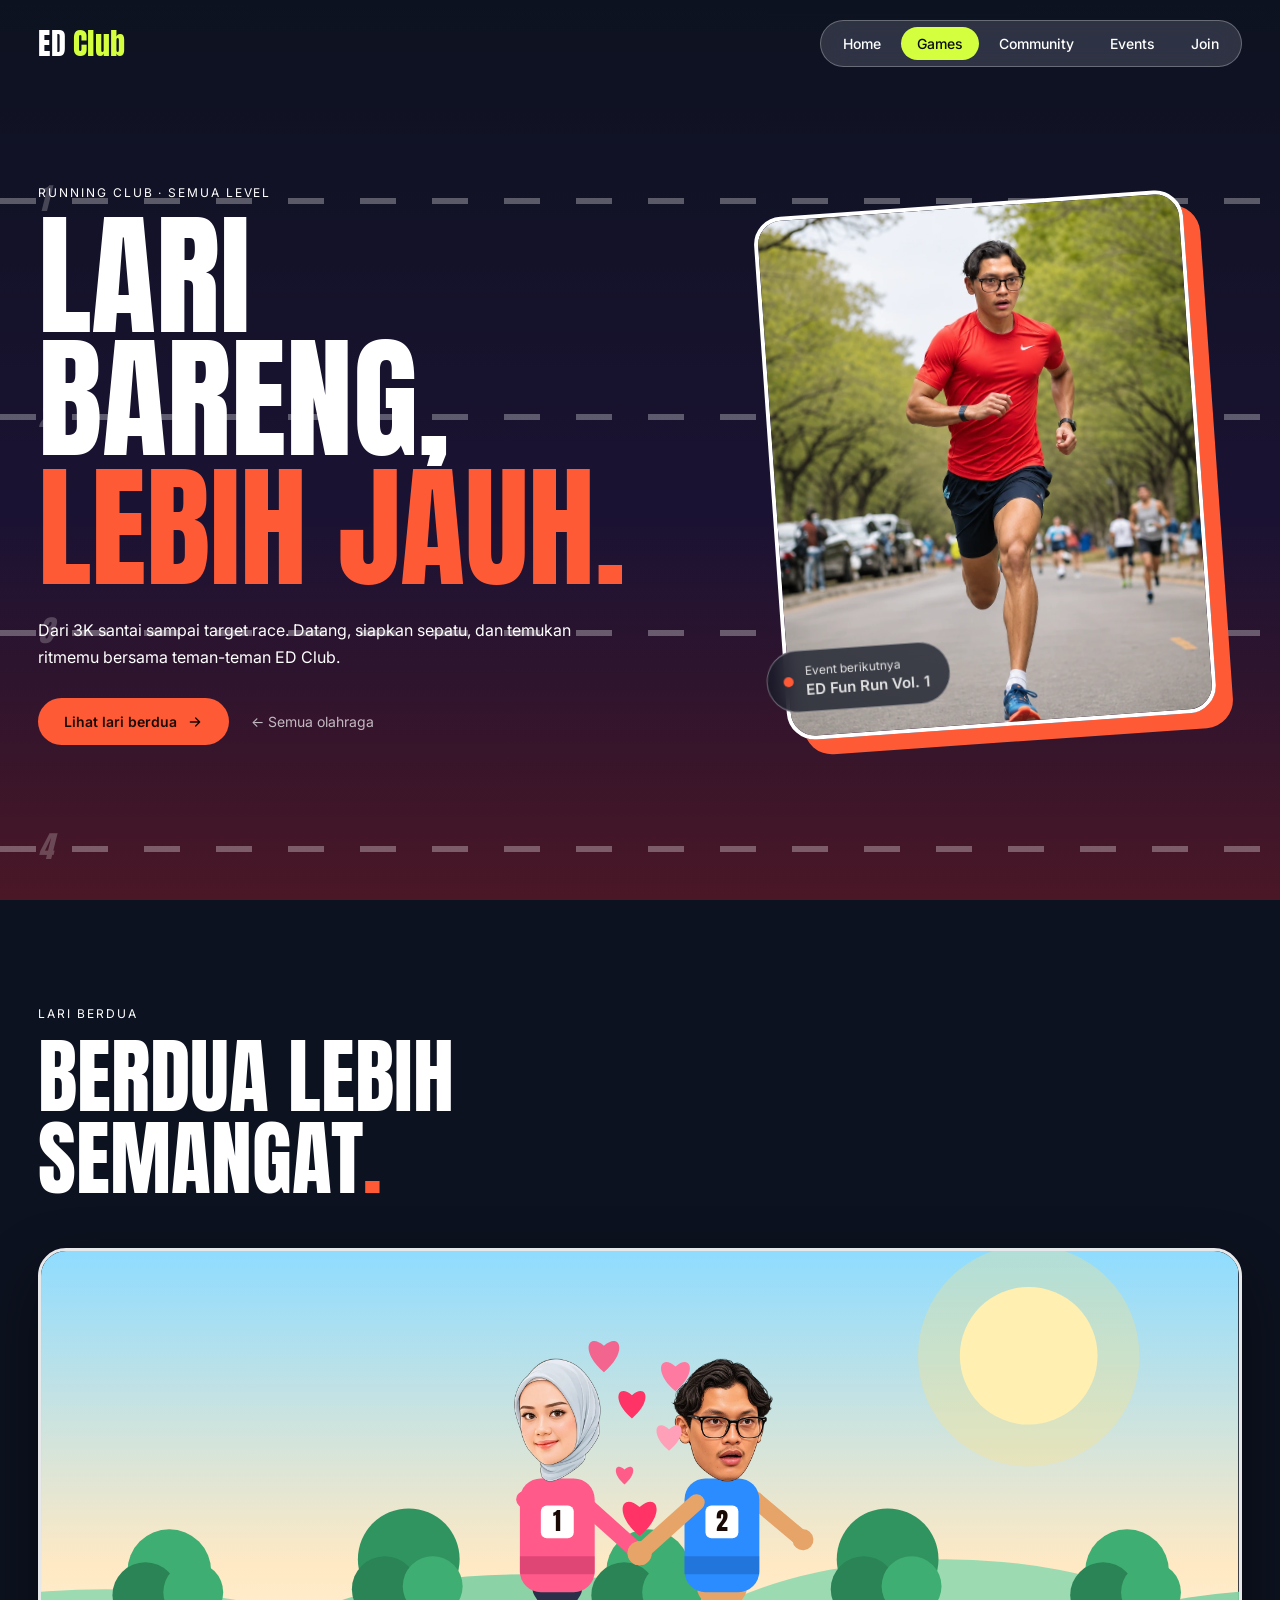
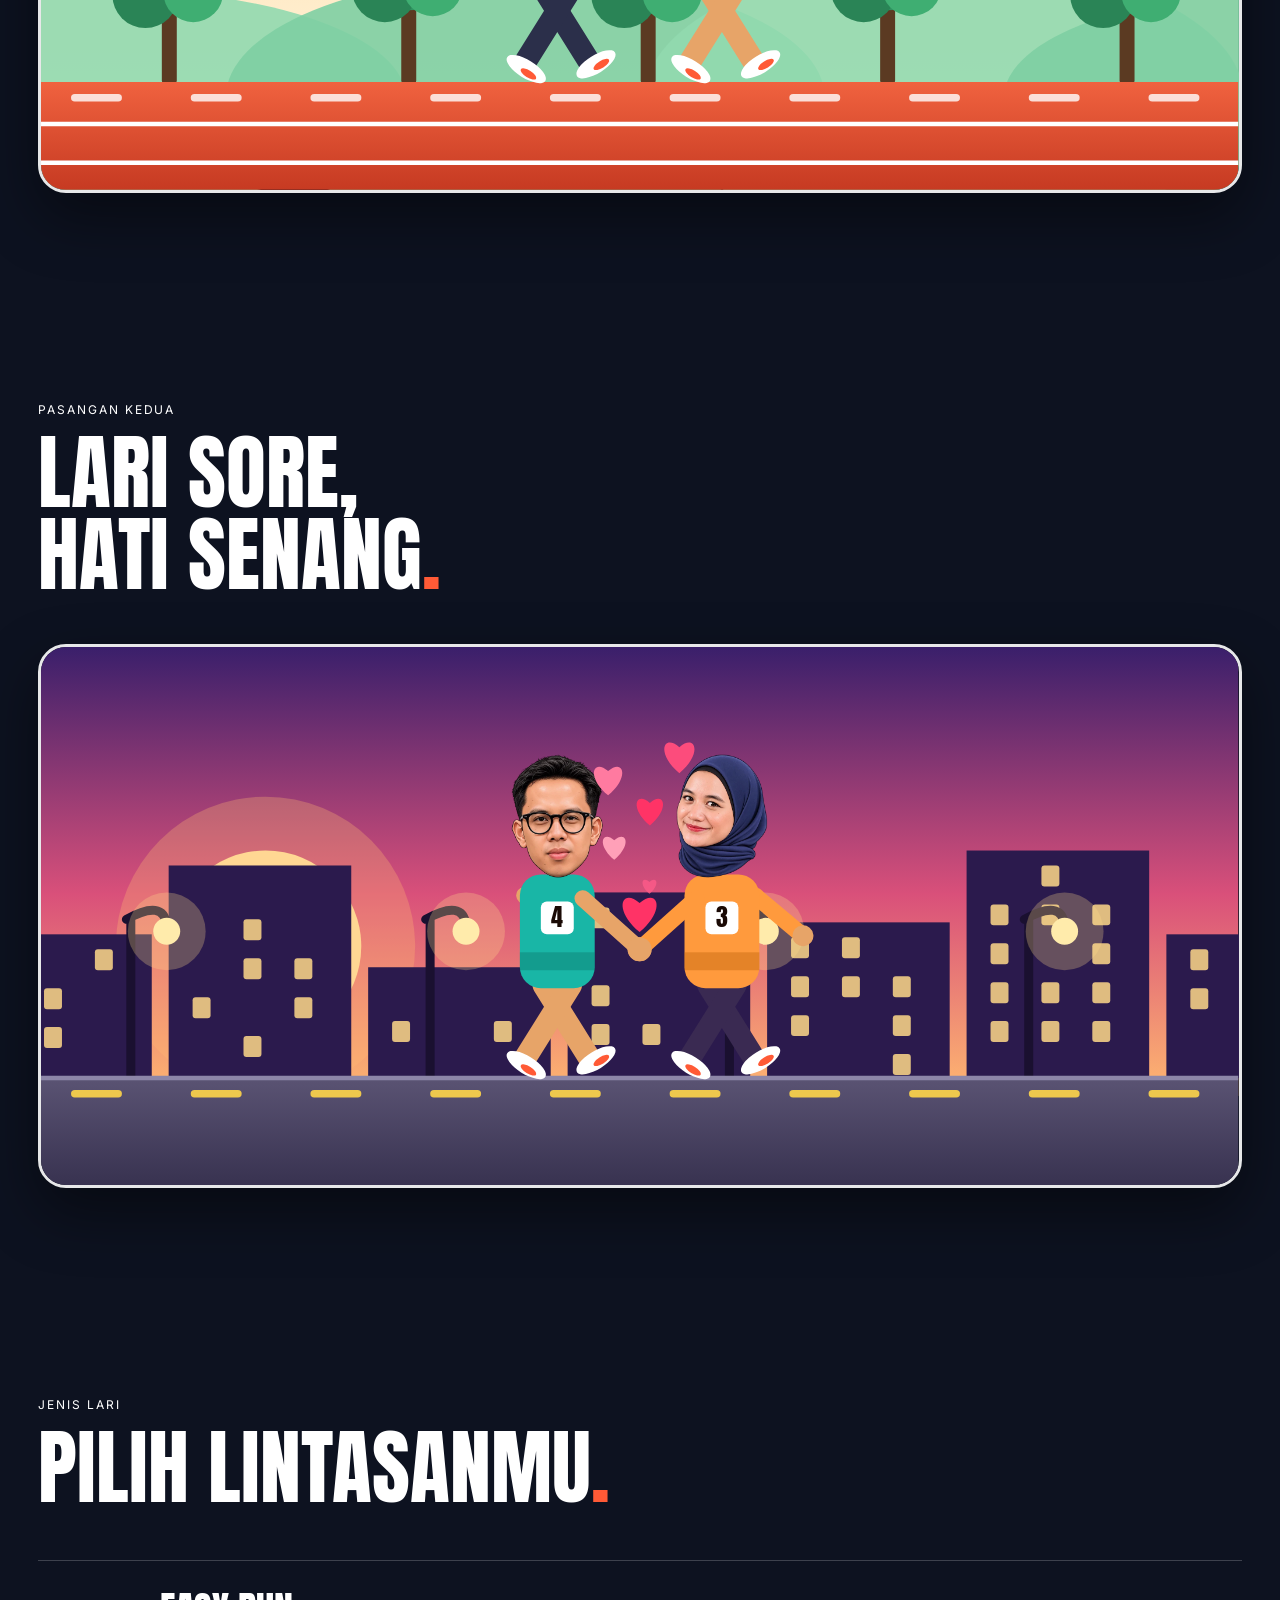
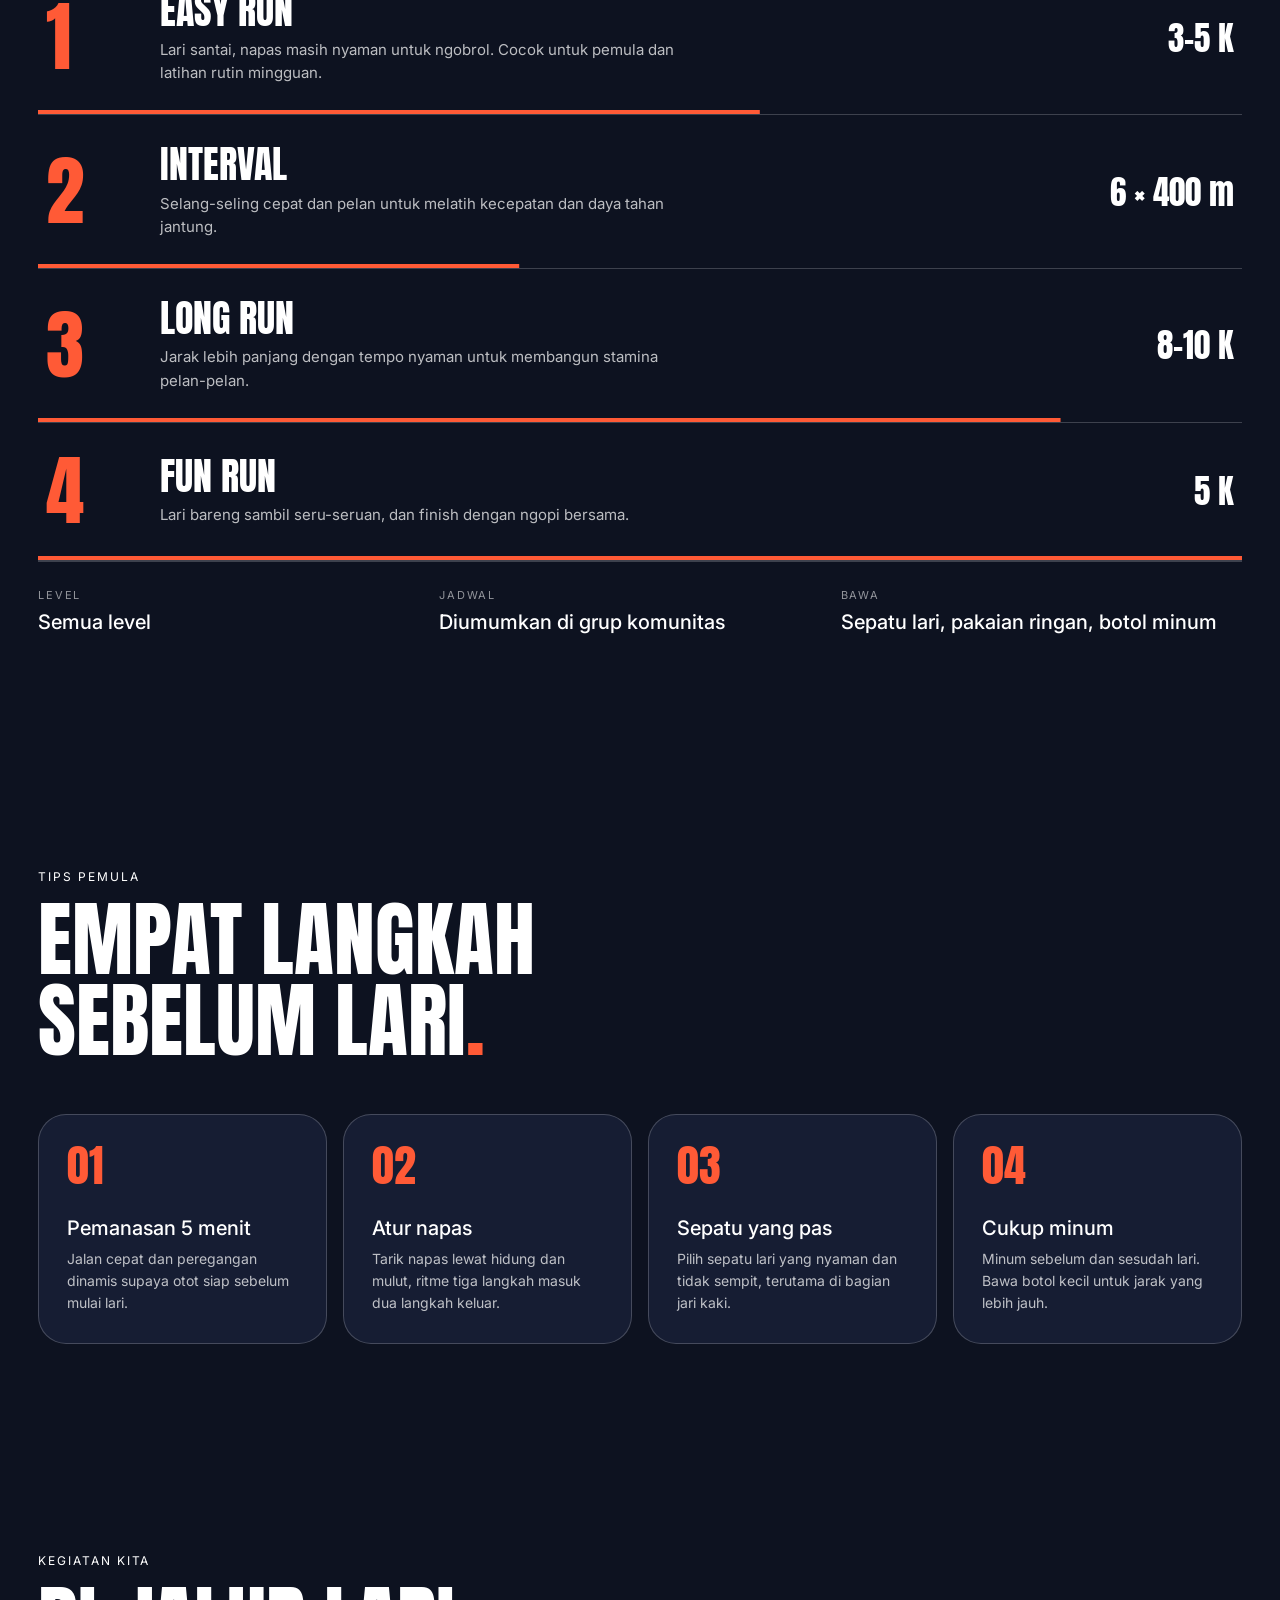
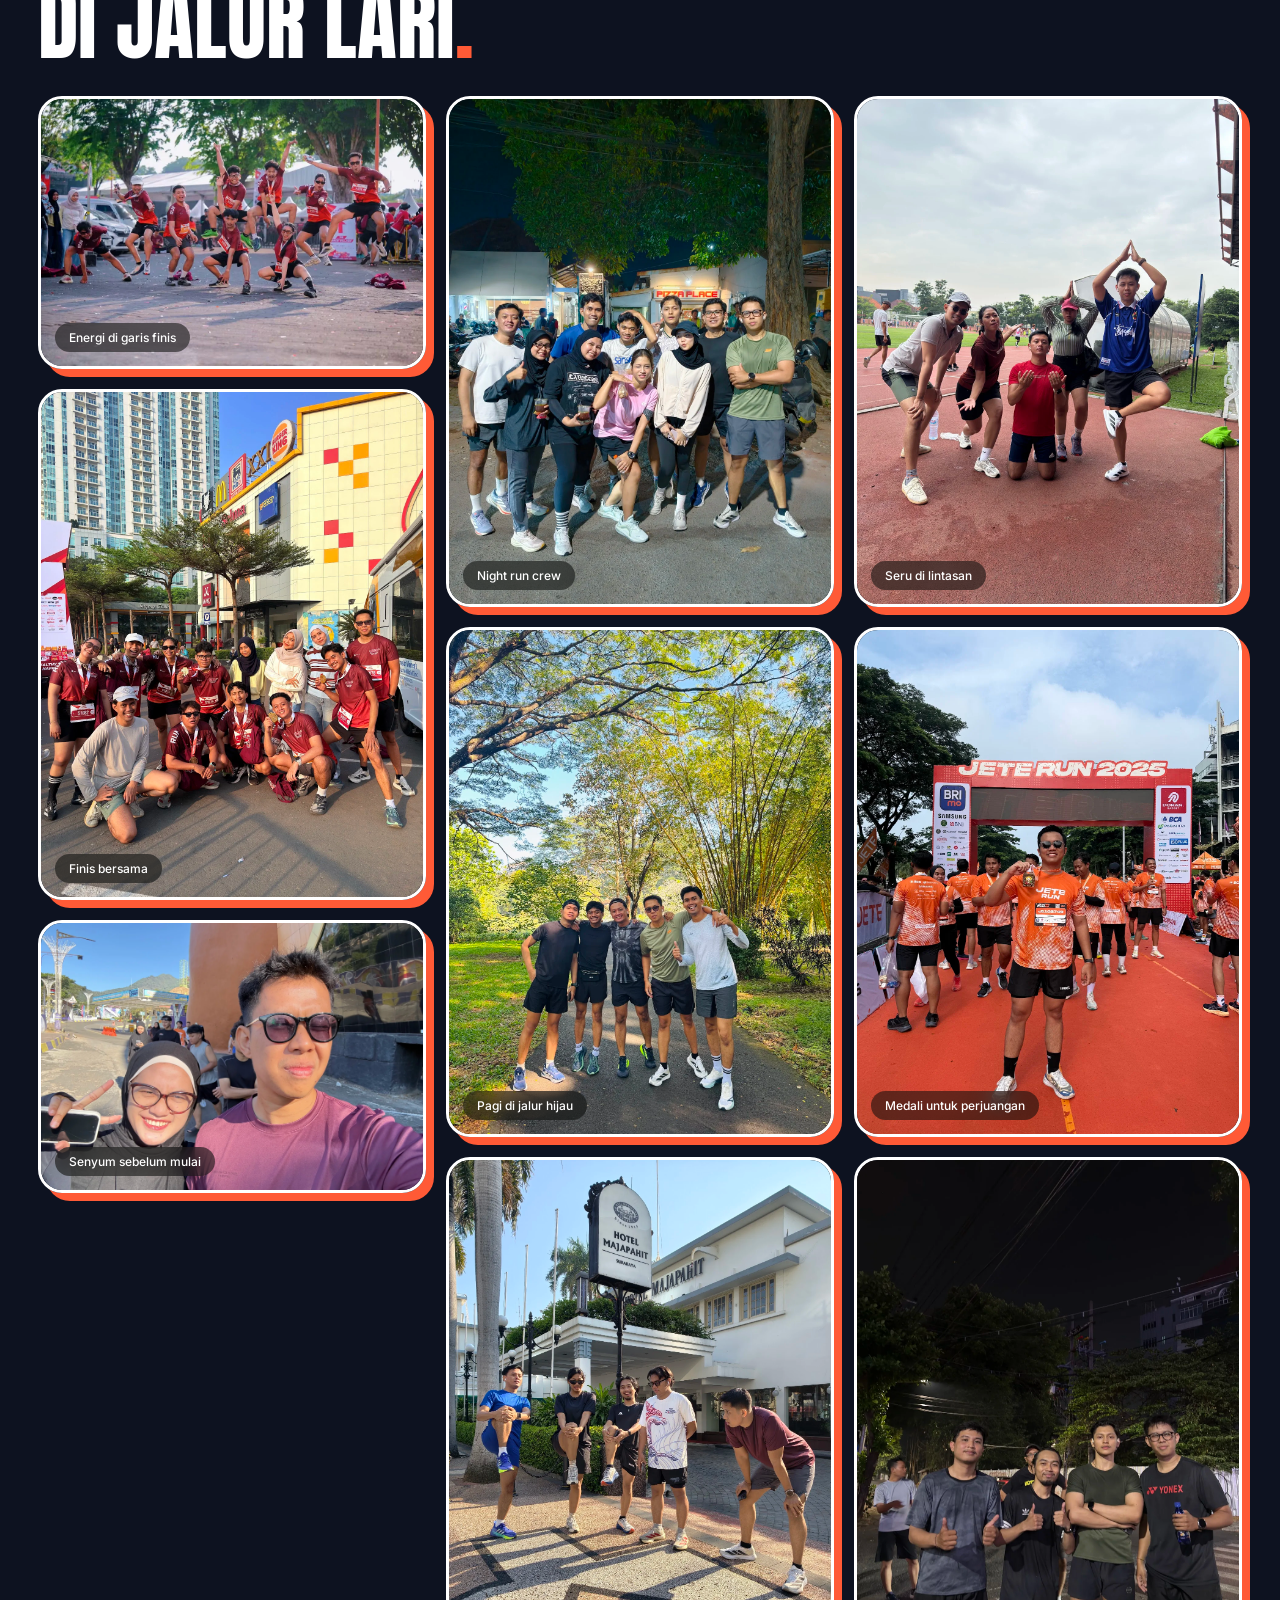
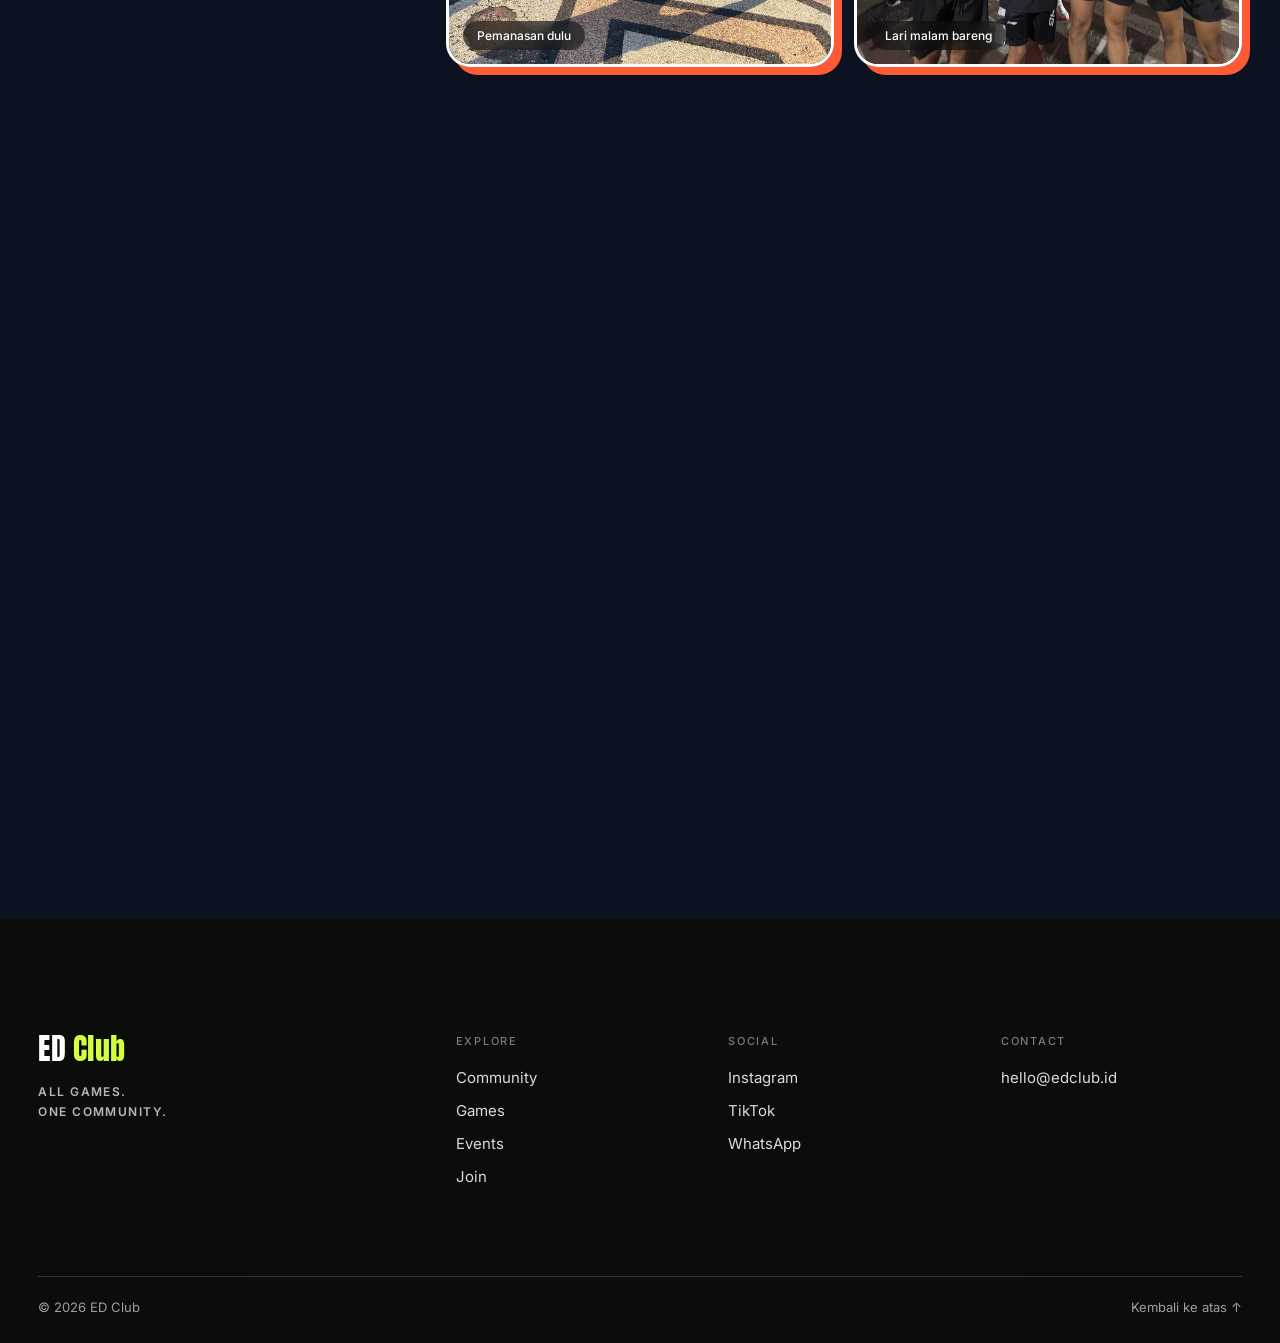
<file: lari.html>
<!doctype html>
<html lang="id">
<head>
  <meta charset="utf-8">
  <meta name="viewport" content="width=device-width, initial-scale=1">
  <title>Lari — ED Club</title>
  <meta name="description" content="Lari bareng ED Club: dari 3K santai sampai target race, semua level boleh ikut.">
  <meta name="theme-color" content="#0d1220">
  <link rel="icon" href="favicon.svg" type="image/svg+xml">
  <meta property="og:type" content="website">
  <meta property="og:locale" content="id_ID">
  <meta property="og:site_name" content="ED Club">
  <meta property="og:title" content="Lari bersama ED Club">
  <meta property="og:description" content="Lari bareng ED Club: dari 3K santai sampai target race, semua level boleh ikut.">
  <meta property="og:image" content="assets/images/hero.webp">
  <meta name="twitter:card" content="summary_large_image">
  <link rel="preconnect" href="https://fonts.googleapis.com">
  <link rel="preconnect" href="https://fonts.gstatic.com" crossorigin>
  <link href="https://fonts.googleapis.com/css2?family=Anton&family=Inter:wght@400;500;600&display=swap" rel="stylesheet">
  <link rel="stylesheet" href="style.css">
  <link rel="stylesheet" href="sport.css">
</head>
<body class="is-loading sp sp-lari">

  <div class="loader" aria-hidden="true">
    <span class="loader__word"><span>English Day</span><span>Social Club<i>.</i></span></span>
  </div>

  <header class="nav">
    <a class="logo" href="index.html#home" aria-label="ED Club">ED<span>Club</span></a>
    <nav class="pill" aria-label="Utama">
      <a class="pill__link" href="index.html#home">Home</a>
      <a class="pill__link is-active" href="index.html#games">Games</a>
      <a class="pill__link" href="index.html#about">Community</a>
      <a class="pill__link" href="index.html#events">Events</a>
      <a class="pill__link" href="index.html#join">Join</a>
    </nav>
    <button class="burger" type="button" aria-label="Buka menu" aria-expanded="false" aria-controls="menu"><span></span><span></span></button>
  </header>

  <div class="menu" id="menu">
    <nav aria-label="Menu mobile">
      <a href="index.html#home" style="--i:0">Home</a>
      <a href="index.html#games" style="--i:1">Games</a>
      <a href="index.html#about" style="--i:2">Community</a>
      <a href="index.html#events" style="--i:3">Events</a>
      <a href="index.html#join" style="--i:4">Join</a>
    </nav>
  </div>

  <main>

    <section class="lr-hero">
      <div class="lr-lines" aria-hidden="true"><i><b>1</b></i><i><b>2</b></i><i><b>3</b></i><i><b>4</b></i></div>
      <div class="lr-hero__text">
        <p class="sp-eyebrow reveal" style="--d:.9s">Running Club · Semua Level</p>
        <h1 class="lr-title" aria-label="Lari bareng, lebih jauh"><span class="line"><span class="line__in" style="--d:1s">Lari bareng,</span></span><span class="line"><span class="line__in" style="--d:1.12s"><em>lebih jauh.</em></span></span></h1>
        <p class="sp-lead reveal" style="--d:1.5s">Dari 3K santai sampai target race. Datang, siapkan sepatu, dan temukan ritmemu bersama teman-teman ED Club.</p>
        <div class="sp-actions reveal" style="--d:1.7s">
          <a class="sp-btn" href="#duo">Lihat lari berdua <svg viewBox="0 0 24 24" aria-hidden="true"><path d="M5 12h14M13 6l6 6-6 6"/></svg></a>
          <a class="sp-back" href="index.html#games">← Semua olahraga</a>
        </div>
      </div>
      <div class="lr-photo"><figure class="shot" style="--pos:50% 82%"><img data-hero-img src="assets/images/lari.webp" alt="Pelari berbaju merah berlari di jalan yang dikelilingi pepohonan" fetchpriority="high"></figure>
        <a class="lr-chip" href="fun-run.html"><i></i><span>Event berikutnya<strong>ED Fun Run Vol. 1</strong></span></a></div>
    </section>

    <section class="sp-sec" id="duo">
      <span class="sp-eyebrow" data-reveal>Lari berdua</span>
      <h2 class="sp-h2" data-reveal>Berdua lebih<br>semangat<em style="color:var(--acc);font-style:normal">.</em></h2>
      <div class="lr-scene" data-reveal>
      <svg viewBox="0 -30 800 360" role="img" aria-label="Dua karakter berlari berdampingan sambil bergandengan tangan, hati-hati melayang di antara mereka">
        <defs><linearGradient id="lrSky" x1="0" y1="0" x2="0" y2="1"><stop offset="0" stop-color="#8fdcff"/><stop offset=".7" stop-color="#ffe9c4"/><stop offset="1" stop-color="#fff3d9"/></linearGradient>
        <linearGradient id="lrTrack" x1="0" y1="0" x2="0" y2="1"><stop offset="0" stop-color="#f0623f"/><stop offset="1" stop-color="#c63a22"/></linearGradient></defs>
        <rect x="0" y="-30" width="800" height="300" fill="url(#lrSky)"/>
        <circle cx="660" cy="40" r="46" fill="#fff6c9"/><circle cx="660" cy="40" r="74" fill="#ffe27a" opacity=".3"/>
        <g><animateTransform attributeName="transform" type="translate" dur="34s" repeatCount="indefinite" values="0 0;-800 0"/><ellipse cx="100" cy="268" rx="200" ry="72" fill="#92dab0" opacity=".9"/><ellipse cx="380" cy="268" rx="200" ry="82" fill="#7fd0a4" opacity=".9"/><ellipse cx="660" cy="268" rx="200" ry="92" fill="#92dab0" opacity=".9"/><ellipse cx="900" cy="268" rx="200" ry="72" fill="#7fd0a4" opacity=".9"/><ellipse cx="1180" cy="268" rx="200" ry="82" fill="#92dab0" opacity=".9"/><ellipse cx="1460" cy="268" rx="200" ry="92" fill="#7fd0a4" opacity=".9"/></g>
        <g><animateTransform attributeName="transform" type="translate" dur="7s" repeatCount="indefinite" values="0 0;-800 0"/><g transform="translate(40,0)"><rect x="-5" y="196" width="10" height="64" rx="3" fill="#5b3a22"/><circle cx="0" cy="184" r="28" fill="#3fae72"/><circle cx="-16" cy="200" r="22" fill="#2a8456"/><circle cx="16" cy="198" r="20" fill="#3fae72"/></g><g transform="translate(200,0)"><rect x="-5" y="196" width="10" height="64" rx="3" fill="#5b3a22"/><circle cx="0" cy="176" r="34" fill="#2f9460"/><circle cx="-16" cy="196" r="22" fill="#2a8456"/><circle cx="16" cy="194" r="20" fill="#3fae72"/></g><g transform="translate(360,0)"><rect x="-5" y="196" width="10" height="64" rx="3" fill="#5b3a22"/><circle cx="0" cy="184" r="28" fill="#3fae72"/><circle cx="-16" cy="200" r="22" fill="#2a8456"/><circle cx="16" cy="198" r="20" fill="#3fae72"/></g><g transform="translate(520,0)"><rect x="-5" y="196" width="10" height="64" rx="3" fill="#5b3a22"/><circle cx="0" cy="176" r="34" fill="#2f9460"/><circle cx="-16" cy="196" r="22" fill="#2a8456"/><circle cx="16" cy="194" r="20" fill="#3fae72"/></g><g transform="translate(680,0)"><rect x="-5" y="196" width="10" height="64" rx="3" fill="#5b3a22"/><circle cx="0" cy="184" r="28" fill="#3fae72"/><circle cx="-16" cy="200" r="22" fill="#2a8456"/><circle cx="16" cy="198" r="20" fill="#3fae72"/></g><g transform="translate(840,0)"><rect x="-5" y="196" width="10" height="64" rx="3" fill="#5b3a22"/><circle cx="0" cy="176" r="34" fill="#2f9460"/><circle cx="-16" cy="196" r="22" fill="#2a8456"/><circle cx="16" cy="194" r="20" fill="#3fae72"/></g><g transform="translate(1000,0)"><rect x="-5" y="196" width="10" height="64" rx="3" fill="#5b3a22"/><circle cx="0" cy="184" r="28" fill="#3fae72"/><circle cx="-16" cy="200" r="22" fill="#2a8456"/><circle cx="16" cy="198" r="20" fill="#3fae72"/></g><g transform="translate(1160,0)"><rect x="-5" y="196" width="10" height="64" rx="3" fill="#5b3a22"/><circle cx="0" cy="176" r="34" fill="#2f9460"/><circle cx="-16" cy="196" r="22" fill="#2a8456"/><circle cx="16" cy="194" r="20" fill="#3fae72"/></g><g transform="translate(1320,0)"><rect x="-5" y="196" width="10" height="64" rx="3" fill="#5b3a22"/><circle cx="0" cy="184" r="28" fill="#3fae72"/><circle cx="-16" cy="200" r="22" fill="#2a8456"/><circle cx="16" cy="198" r="20" fill="#3fae72"/></g><g transform="translate(1480,0)"><rect x="-5" y="196" width="10" height="64" rx="3" fill="#5b3a22"/><circle cx="0" cy="176" r="34" fill="#2f9460"/><circle cx="-16" cy="196" r="22" fill="#2a8456"/><circle cx="16" cy="194" r="20" fill="#3fae72"/></g></g>
        <rect x="0" y="258" width="800" height="72" fill="url(#lrTrack)"/>
        <line x1="0" y1="286" x2="800" y2="286" stroke="#fff" stroke-width="3"/><line x1="0" y1="312" x2="800" y2="312" stroke="#fff" stroke-width="3"/>
        <g><animateTransform attributeName="transform" type="translate" dur="1.6s" repeatCount="indefinite" values="0 0;-800 0"/><rect x="20" y="266" width="34" height="5" rx="2.5" fill="#fff" opacity=".8"/><rect x="100" y="266" width="34" height="5" rx="2.5" fill="#fff" opacity=".8"/><rect x="180" y="266" width="34" height="5" rx="2.5" fill="#fff" opacity=".8"/><rect x="260" y="266" width="34" height="5" rx="2.5" fill="#fff" opacity=".8"/><rect x="340" y="266" width="34" height="5" rx="2.5" fill="#fff" opacity=".8"/><rect x="420" y="266" width="34" height="5" rx="2.5" fill="#fff" opacity=".8"/><rect x="500" y="266" width="34" height="5" rx="2.5" fill="#fff" opacity=".8"/><rect x="580" y="266" width="34" height="5" rx="2.5" fill="#fff" opacity=".8"/><rect x="660" y="266" width="34" height="5" rx="2.5" fill="#fff" opacity=".8"/><rect x="740" y="266" width="34" height="5" rx="2.5" fill="#fff" opacity=".8"/><rect x="820" y="266" width="34" height="5" rx="2.5" fill="#fff" opacity=".8"/><rect x="900" y="266" width="34" height="5" rx="2.5" fill="#fff" opacity=".8"/><rect x="980" y="266" width="34" height="5" rx="2.5" fill="#fff" opacity=".8"/><rect x="1060" y="266" width="34" height="5" rx="2.5" fill="#fff" opacity=".8"/><rect x="1140" y="266" width="34" height="5" rx="2.5" fill="#fff" opacity=".8"/><rect x="1220" y="266" width="34" height="5" rx="2.5" fill="#fff" opacity=".8"/><rect x="1300" y="266" width="34" height="5" rx="2.5" fill="#fff" opacity=".8"/><rect x="1380" y="266" width="34" height="5" rx="2.5" fill="#fff" opacity=".8"/><rect x="1460" y="266" width="34" height="5" rx="2.5" fill="#fff" opacity=".8"/><rect x="1540" y="266" width="34" height="5" rx="2.5" fill="#fff" opacity=".8"/></g>
        <g><animateTransform attributeName="transform" type="translate" dur=".6s" repeatCount="indefinite" values="0 0;0 -8;0 0"/>
        <g><animateTransform attributeName="transform" type="rotate" dur=".6s" repeatCount="indefinite" values="-32 336 196;32 336 196;-32 336 196"/>
          <line x1="336" y1="196" x2="336" y2="252" stroke="#2b2f4a" stroke-width="15" stroke-linecap="round"/><ellipse cx="339" cy="257" rx="15" ry="6" fill="#fff"/><ellipse cx="342" cy="259" rx="6" ry="2.4" fill="#ff5a36"/></g><g><animateTransform attributeName="transform" type="rotate" dur=".6s" repeatCount="indefinite" values="32 354 196;-32 354 196;32 354 196"/>
          <line x1="354" y1="196" x2="354" y2="252" stroke="#2b2f4a" stroke-width="15" stroke-linecap="round"/><ellipse cx="357" cy="257" rx="15" ry="6" fill="#fff"/><ellipse cx="360" cy="259" rx="6" ry="2.4" fill="#ff5a36"/></g>
        <g><animateTransform attributeName="transform" type="rotate" dur=".6s" repeatCount="indefinite" values="-50 323 136;50 323 136;-50 323 136"/>
          <line x1="323" y1="136" x2="323" y2="176" stroke="#ff5a8a" stroke-width="11" stroke-linecap="round"/><circle cx="323" cy="178" r="7" fill="#e7a468"/></g>
        <rect x="320" y="122" width="50" height="76" rx="14" fill="#ff5a8a"/><rect x="320" y="174" width="50" height="12" fill="#a3224f" opacity=".35"/>
        <rect x="334" y="140" width="22" height="22" rx="4" fill="#fff"/><text x="345" y="157" text-anchor="middle" font-family="Anton,sans-serif" font-size="16" fill="#1a0a05">1</text>
        <line x1="362" y1="138" x2="400" y2="172" stroke="#ff5a8a" stroke-width="11" stroke-linecap="round"/><circle cx="400" cy="172" r="8" fill="#e7a468"/><image href="assets/images/lari-wanita.webp" x="316.0" y="42" width="58" height="82" preserveAspectRatio="xMidYMid meet"/></g><g><animateTransform attributeName="transform" type="translate" dur=".6s" repeatCount="indefinite" values="0 0;0 -8;0 0"/>
        <g><animateTransform attributeName="transform" type="rotate" dur=".6s" repeatCount="indefinite" values="-32 446 196;32 446 196;-32 446 196"/>
          <line x1="446" y1="196" x2="446" y2="252" stroke="#e7a468" stroke-width="15" stroke-linecap="round"/><ellipse cx="449" cy="257" rx="15" ry="6" fill="#fff"/><ellipse cx="452" cy="259" rx="6" ry="2.4" fill="#ff5a36"/></g><g><animateTransform attributeName="transform" type="rotate" dur=".6s" repeatCount="indefinite" values="32 464 196;-32 464 196;32 464 196"/>
          <line x1="464" y1="196" x2="464" y2="252" stroke="#e7a468" stroke-width="15" stroke-linecap="round"/><ellipse cx="467" cy="257" rx="15" ry="6" fill="#fff"/><ellipse cx="470" cy="259" rx="6" ry="2.4" fill="#ff5a36"/></g>
        <g><animateTransform attributeName="transform" type="rotate" dur=".6s" repeatCount="indefinite" values="-50 477 136;50 477 136;-50 477 136"/>
          <line x1="477" y1="136" x2="477" y2="176" stroke="#e7a468" stroke-width="11" stroke-linecap="round"/><circle cx="477" cy="178" r="7" fill="#e7a468"/></g>
        <rect x="430" y="122" width="50" height="76" rx="14" fill="#2b8cff"/><rect x="430" y="174" width="50" height="12" fill="#134a99" opacity=".35"/>
        <rect x="444" y="140" width="22" height="22" rx="4" fill="#fff"/><text x="455" y="157" text-anchor="middle" font-family="Anton,sans-serif" font-size="16" fill="#1a0a05">2</text>
        <line x1="438" y1="138" x2="400" y2="172" stroke="#e7a468" stroke-width="11" stroke-linecap="round"/><circle cx="400" cy="172" r="8" fill="#e7a468"/><image href="assets/images/lari-pria.webp" x="421.0" y="42" width="68" height="82" preserveAspectRatio="xMidYMid meet"/></g>
        <g transform="translate(400,150)">
          <g><animateTransform attributeName="transform" type="scale" dur=".6s" repeatCount="indefinite" values="1;1.25;1" additive="replace"/><path d="M0 7 C -12 -3 -8 -13 0 -6 C 8 -13 12 -3 0 7Z" transform="scale(1.5)" fill="#ff3366"/></g>
          <g opacity="0"><animate attributeName="opacity" dur="3.2s" begin="0.0s" repeatCount="indefinite" values="0;1;1;0" keyTimes="0;.15;.7;1"/>
          <animateMotion dur="3.2s" begin="0.0s" repeatCount="indefinite" path="M0 0 Q -10.4 -50 -26 -118" calcMode="spline" keyTimes="0;1" keySplines=".3 .4 .6 1"/>
          <g><animateTransform attributeName="transform" type="scale" dur="3.2s" begin="0.0s" repeatCount="indefinite" values=".3;1.1;1.5" keyTimes="0;.3;1"/><path d="M0 7 C -12 -3 -8 -13 0 -6 C 8 -13 12 -3 0 7Z" fill="#ff4d7d"/></g></g><g opacity="0"><animate attributeName="opacity" dur="3.2s" begin="0.46s" repeatCount="indefinite" values="0;1;1;0" keyTimes="0;.15;.7;1"/>
          <animateMotion dur="3.2s" begin="0.46s" repeatCount="indefinite" path="M0 0 Q 12.0 -50 30 -118" calcMode="spline" keyTimes="0;1" keySplines=".3 .4 .6 1"/>
          <g><animateTransform attributeName="transform" type="scale" dur="3.2s" begin="0.46s" repeatCount="indefinite" values=".3;1.1;1.5" keyTimes="0;.3;1"/><path d="M0 7 C -12 -3 -8 -13 0 -6 C 8 -13 12 -3 0 7Z" fill="#ff7aa0"/></g></g><g opacity="0"><animate attributeName="opacity" dur="3.2s" begin="0.92s" repeatCount="indefinite" values="0;1;1;0" keyTimes="0;.15;.7;1"/>
          <animateMotion dur="3.2s" begin="0.92s" repeatCount="indefinite" path="M0 0 Q -3.2 -50 -8 -118" calcMode="spline" keyTimes="0;1" keySplines=".3 .4 .6 1"/>
          <g><animateTransform attributeName="transform" type="scale" dur="3.2s" begin="0.92s" repeatCount="indefinite" values=".3;1.1;1.5" keyTimes="0;.3;1"/><path d="M0 7 C -12 -3 -8 -13 0 -6 C 8 -13 12 -3 0 7Z" fill="#ff3366"/></g></g><g opacity="0"><animate attributeName="opacity" dur="3.2s" begin="1.38s" repeatCount="indefinite" values="0;1;1;0" keyTimes="0;.15;.7;1"/>
          <animateMotion dur="3.2s" begin="1.38s" repeatCount="indefinite" path="M0 0 Q 17.6 -50 44 -118" calcMode="spline" keyTimes="0;1" keySplines=".3 .4 .6 1"/>
          <g><animateTransform attributeName="transform" type="scale" dur="3.2s" begin="1.38s" repeatCount="indefinite" values=".3;1.1;1.5" keyTimes="0;.3;1"/><path d="M0 7 C -12 -3 -8 -13 0 -6 C 8 -13 12 -3 0 7Z" fill="#ffa0b8"/></g></g><g opacity="0"><animate attributeName="opacity" dur="3.2s" begin="1.84s" repeatCount="indefinite" values="0;1;1;0" keyTimes="0;.15;.7;1"/>
          <animateMotion dur="3.2s" begin="1.84s" repeatCount="indefinite" path="M0 0 Q -16.8 -50 -42 -118" calcMode="spline" keyTimes="0;1" keySplines=".3 .4 .6 1"/>
          <g><animateTransform attributeName="transform" type="scale" dur="3.2s" begin="1.84s" repeatCount="indefinite" values=".3;1.1;1.5" keyTimes="0;.3;1"/><path d="M0 7 C -12 -3 -8 -13 0 -6 C 8 -13 12 -3 0 7Z" fill="#ff5c8a"/></g></g><g opacity="0"><animate attributeName="opacity" dur="3.2s" begin="2.3s" repeatCount="indefinite" values="0;1;1;0" keyTimes="0;.15;.7;1"/>
          <animateMotion dur="3.2s" begin="2.3s" repeatCount="indefinite" path="M0 0 Q 5.6000000000000005 -50 14 -118" calcMode="spline" keyTimes="0;1" keySplines=".3 .4 .6 1"/>
          <g><animateTransform attributeName="transform" type="scale" dur="3.2s" begin="2.3s" repeatCount="indefinite" values=".3;1.1;1.5" keyTimes="0;.3;1"/><path d="M0 7 C -12 -3 -8 -13 0 -6 C 8 -13 12 -3 0 7Z" fill="#ff3366"/></g></g><g opacity="0"><animate attributeName="opacity" dur="3.2s" begin="2.76s" repeatCount="indefinite" values="0;1;1;0" keyTimes="0;.15;.7;1"/>
          <animateMotion dur="3.2s" begin="2.76s" repeatCount="indefinite" path="M0 0 Q -7.2 -50 -18 -118" calcMode="spline" keyTimes="0;1" keySplines=".3 .4 .6 1"/>
          <g><animateTransform attributeName="transform" type="scale" dur="3.2s" begin="2.76s" repeatCount="indefinite" values=".3;1.1;1.5" keyTimes="0;.3;1"/><path d="M0 7 C -12 -3 -8 -13 0 -6 C 8 -13 12 -3 0 7Z" fill="#ffb3c6"/></g></g>
        </g>
      </svg>
      </div>
    </section>


    <section class="sp-sec">
      <span class="sp-eyebrow" data-reveal>Pasangan kedua</span>
      <h2 class="sp-h2" data-reveal>Lari sore,<br>hati senang<em style="color:var(--acc);font-style:normal">.</em></h2>
      <div class="lr-scene" data-reveal>
      <svg viewBox="0 -30 800 360" role="img" aria-label="Pasangan kedua berlari sore hari di kota sambil bergandengan tangan, hati-hati melayang di antara mereka">
        <defs><linearGradient id="lrDusk" x1="0" y1="0" x2="0" y2="1"><stop offset="0" stop-color="#3a1f6b"/><stop offset=".55" stop-color="#d9507a"/><stop offset="1" stop-color="#ffb870"/></linearGradient>
        <linearGradient id="lrPath" x1="0" y1="0" x2="0" y2="1"><stop offset="0" stop-color="#5a5373"/><stop offset="1" stop-color="#383250"/></linearGradient></defs>
        <rect x="0" y="-30" width="800" height="300" fill="url(#lrDusk)"/>
        <circle cx="150" cy="170" r="64" fill="#ffe3a1"/><circle cx="150" cy="170" r="100" fill="#ffb870" opacity=".3"/>
        <g><animateTransform attributeName="transform" type="translate" dur="40s" repeatCount="indefinite" values="0 0;-800 0"/><rect x="0.0" y="162" width="122" height="96" fill="#2b1a4d"/><rect x="84.0" y="172" width="12" height="14" rx="2" fill="#ffd98a" opacity=".85"/><rect x="50.0" y="198" width="12" height="14" rx="2" fill="#ffd98a" opacity=".85"/><rect x="50.0" y="224" width="12" height="14" rx="2" fill="#ffd98a" opacity=".85"/><rect x="133.3" y="116" width="122" height="142" fill="#2b1a4d"/><rect x="183.3" y="152" width="12" height="14" rx="2" fill="#ffd98a" opacity=".85"/><rect x="183.3" y="178" width="12" height="14" rx="2" fill="#ffd98a" opacity=".85"/><rect x="217.3" y="178" width="12" height="14" rx="2" fill="#ffd98a" opacity=".85"/><rect x="149.3" y="204" width="12" height="14" rx="2" fill="#ffd98a" opacity=".85"/><rect x="217.3" y="204" width="12" height="14" rx="2" fill="#ffd98a" opacity=".85"/><rect x="183.3" y="230" width="12" height="14" rx="2" fill="#ffd98a" opacity=".85"/><rect x="266.6" y="184" width="122" height="74" fill="#2b1a4d"/><rect x="282.6" y="220" width="12" height="14" rx="2" fill="#ffd98a" opacity=".85"/><rect x="350.6" y="220" width="12" height="14" rx="2" fill="#ffd98a" opacity=".85"/><rect x="399.9" y="134" width="122" height="124" fill="#2b1a4d"/><rect x="415.9" y="144" width="12" height="14" rx="2" fill="#ffd98a" opacity=".85"/><rect x="483.9" y="144" width="12" height="14" rx="2" fill="#ffd98a" opacity=".85"/><rect x="415.9" y="196" width="12" height="14" rx="2" fill="#ffd98a" opacity=".85"/><rect x="415.9" y="222" width="12" height="14" rx="2" fill="#ffd98a" opacity=".85"/><rect x="449.9" y="222" width="12" height="14" rx="2" fill="#ffd98a" opacity=".85"/><rect x="533.2" y="154" width="122" height="104" fill="#2b1a4d"/><rect x="549.2" y="164" width="12" height="14" rx="2" fill="#ffd98a" opacity=".85"/><rect x="583.2" y="164" width="12" height="14" rx="2" fill="#ffd98a" opacity=".85"/><rect x="549.2" y="190" width="12" height="14" rx="2" fill="#ffd98a" opacity=".85"/><rect x="583.2" y="190" width="12" height="14" rx="2" fill="#ffd98a" opacity=".85"/><rect x="617.2" y="190" width="12" height="14" rx="2" fill="#ffd98a" opacity=".85"/><rect x="549.2" y="216" width="12" height="14" rx="2" fill="#ffd98a" opacity=".85"/><rect x="617.2" y="216" width="12" height="14" rx="2" fill="#ffd98a" opacity=".85"/><rect x="617.2" y="242" width="12" height="14" rx="2" fill="#ffd98a" opacity=".85"/><rect x="666.5" y="106" width="122" height="152" fill="#2b1a4d"/><rect x="716.5" y="116" width="12" height="14" rx="2" fill="#ffd98a" opacity=".85"/><rect x="682.5" y="142" width="12" height="14" rx="2" fill="#ffd98a" opacity=".85"/><rect x="716.5" y="142" width="12" height="14" rx="2" fill="#ffd98a" opacity=".85"/><rect x="750.5" y="142" width="12" height="14" rx="2" fill="#ffd98a" opacity=".85"/><rect x="682.5" y="168" width="12" height="14" rx="2" fill="#ffd98a" opacity=".85"/><rect x="750.5" y="168" width="12" height="14" rx="2" fill="#ffd98a" opacity=".85"/><rect x="682.5" y="194" width="12" height="14" rx="2" fill="#ffd98a" opacity=".85"/><rect x="716.5" y="194" width="12" height="14" rx="2" fill="#ffd98a" opacity=".85"/><rect x="750.5" y="194" width="12" height="14" rx="2" fill="#ffd98a" opacity=".85"/><rect x="682.5" y="220" width="12" height="14" rx="2" fill="#ffd98a" opacity=".85"/><rect x="716.5" y="220" width="12" height="14" rx="2" fill="#ffd98a" opacity=".85"/><rect x="750.5" y="220" width="12" height="14" rx="2" fill="#ffd98a" opacity=".85"/><rect x="800.0" y="162" width="122" height="96" fill="#2b1a4d"/><rect x="816.0" y="172" width="12" height="14" rx="2" fill="#ffd98a" opacity=".85"/><rect x="884.0" y="172" width="12" height="14" rx="2" fill="#ffd98a" opacity=".85"/><rect x="816.0" y="198" width="12" height="14" rx="2" fill="#ffd98a" opacity=".85"/><rect x="850.0" y="198" width="12" height="14" rx="2" fill="#ffd98a" opacity=".85"/><rect x="884.0" y="198" width="12" height="14" rx="2" fill="#ffd98a" opacity=".85"/><rect x="884.0" y="224" width="12" height="14" rx="2" fill="#ffd98a" opacity=".85"/><rect x="933.3" y="116" width="122" height="142" fill="#2b1a4d"/><rect x="983.3" y="126" width="12" height="14" rx="2" fill="#ffd98a" opacity=".85"/><rect x="1017.3" y="152" width="12" height="14" rx="2" fill="#ffd98a" opacity=".85"/><rect x="949.3" y="204" width="12" height="14" rx="2" fill="#ffd98a" opacity=".85"/><rect x="949.3" y="230" width="12" height="14" rx="2" fill="#ffd98a" opacity=".85"/><rect x="983.3" y="230" width="12" height="14" rx="2" fill="#ffd98a" opacity=".85"/><rect x="1017.3" y="230" width="12" height="14" rx="2" fill="#ffd98a" opacity=".85"/><rect x="1066.6" y="184" width="122" height="74" fill="#2b1a4d"/><rect x="1082.6" y="194" width="12" height="14" rx="2" fill="#ffd98a" opacity=".85"/><rect x="1116.6" y="220" width="12" height="14" rx="2" fill="#ffd98a" opacity=".85"/><rect x="1150.6" y="220" width="12" height="14" rx="2" fill="#ffd98a" opacity=".85"/><rect x="1199.9" y="134" width="122" height="124" fill="#2b1a4d"/><rect x="1249.9" y="170" width="12" height="14" rx="2" fill="#ffd98a" opacity=".85"/><rect x="1283.9" y="170" width="12" height="14" rx="2" fill="#ffd98a" opacity=".85"/><rect x="1249.9" y="222" width="12" height="14" rx="2" fill="#ffd98a" opacity=".85"/><rect x="1283.9" y="222" width="12" height="14" rx="2" fill="#ffd98a" opacity=".85"/><rect x="1333.2" y="154" width="122" height="104" fill="#2b1a4d"/><rect x="1349.2" y="164" width="12" height="14" rx="2" fill="#ffd98a" opacity=".85"/><rect x="1383.2" y="164" width="12" height="14" rx="2" fill="#ffd98a" opacity=".85"/><rect x="1417.2" y="164" width="12" height="14" rx="2" fill="#ffd98a" opacity=".85"/><rect x="1349.2" y="190" width="12" height="14" rx="2" fill="#ffd98a" opacity=".85"/><rect x="1417.2" y="190" width="12" height="14" rx="2" fill="#ffd98a" opacity=".85"/><rect x="1349.2" y="216" width="12" height="14" rx="2" fill="#ffd98a" opacity=".85"/><rect x="1383.2" y="216" width="12" height="14" rx="2" fill="#ffd98a" opacity=".85"/><rect x="1417.2" y="216" width="12" height="14" rx="2" fill="#ffd98a" opacity=".85"/><rect x="1466.5" y="106" width="122" height="152" fill="#2b1a4d"/><rect x="1482.5" y="116" width="12" height="14" rx="2" fill="#ffd98a" opacity=".85"/><rect x="1482.5" y="220" width="12" height="14" rx="2" fill="#ffd98a" opacity=".85"/><rect x="1516.5" y="220" width="12" height="14" rx="2" fill="#ffd98a" opacity=".85"/></g>
        <g><animateTransform attributeName="transform" type="translate" dur="8s" repeatCount="indefinite" values="0 0;-800 0"/><rect x="97" y="150" width="6" height="110" fill="#1a1030"/><path d="M97 152 Q 122 138 124 156" fill="none" stroke="#1a1030" stroke-width="6" stroke-linecap="round"/><circle cx="124" cy="160" r="9" fill="#fff1b8"/><circle cx="124" cy="160" r="26" fill="#ffd98a" opacity=".28"/><rect x="297" y="150" width="6" height="110" fill="#1a1030"/><path d="M297 152 Q 322 138 324 156" fill="none" stroke="#1a1030" stroke-width="6" stroke-linecap="round"/><circle cx="324" cy="160" r="9" fill="#fff1b8"/><circle cx="324" cy="160" r="26" fill="#ffd98a" opacity=".28"/><rect x="497" y="150" width="6" height="110" fill="#1a1030"/><path d="M497 152 Q 522 138 524 156" fill="none" stroke="#1a1030" stroke-width="6" stroke-linecap="round"/><circle cx="524" cy="160" r="9" fill="#fff1b8"/><circle cx="524" cy="160" r="26" fill="#ffd98a" opacity=".28"/><rect x="697" y="150" width="6" height="110" fill="#1a1030"/><path d="M697 152 Q 722 138 724 156" fill="none" stroke="#1a1030" stroke-width="6" stroke-linecap="round"/><circle cx="724" cy="160" r="9" fill="#fff1b8"/><circle cx="724" cy="160" r="26" fill="#ffd98a" opacity=".28"/><rect x="897" y="150" width="6" height="110" fill="#1a1030"/><path d="M897 152 Q 922 138 924 156" fill="none" stroke="#1a1030" stroke-width="6" stroke-linecap="round"/><circle cx="924" cy="160" r="9" fill="#fff1b8"/><circle cx="924" cy="160" r="26" fill="#ffd98a" opacity=".28"/><rect x="1097" y="150" width="6" height="110" fill="#1a1030"/><path d="M1097 152 Q 1122 138 1124 156" fill="none" stroke="#1a1030" stroke-width="6" stroke-linecap="round"/><circle cx="1124" cy="160" r="9" fill="#fff1b8"/><circle cx="1124" cy="160" r="26" fill="#ffd98a" opacity=".28"/><rect x="1297" y="150" width="6" height="110" fill="#1a1030"/><path d="M1297 152 Q 1322 138 1324 156" fill="none" stroke="#1a1030" stroke-width="6" stroke-linecap="round"/><circle cx="1324" cy="160" r="9" fill="#fff1b8"/><circle cx="1324" cy="160" r="26" fill="#ffd98a" opacity=".28"/><rect x="1497" y="150" width="6" height="110" fill="#1a1030"/><path d="M1497 152 Q 1522 138 1524 156" fill="none" stroke="#1a1030" stroke-width="6" stroke-linecap="round"/><circle cx="1524" cy="160" r="9" fill="#fff1b8"/><circle cx="1524" cy="160" r="26" fill="#ffd98a" opacity=".28"/></g>
        <rect x="0" y="258" width="800" height="72" fill="url(#lrPath)"/>
        <line x1="0" y1="258" x2="800" y2="258" stroke="#8d86a8" stroke-width="3"/>
        <g><animateTransform attributeName="transform" type="translate" dur="1.6s" repeatCount="indefinite" values="0 0;-800 0"/><rect x="20" y="266" width="34" height="5" rx="2.5" fill="#ffd54a" opacity=".9"/><rect x="100" y="266" width="34" height="5" rx="2.5" fill="#ffd54a" opacity=".9"/><rect x="180" y="266" width="34" height="5" rx="2.5" fill="#ffd54a" opacity=".9"/><rect x="260" y="266" width="34" height="5" rx="2.5" fill="#ffd54a" opacity=".9"/><rect x="340" y="266" width="34" height="5" rx="2.5" fill="#ffd54a" opacity=".9"/><rect x="420" y="266" width="34" height="5" rx="2.5" fill="#ffd54a" opacity=".9"/><rect x="500" y="266" width="34" height="5" rx="2.5" fill="#ffd54a" opacity=".9"/><rect x="580" y="266" width="34" height="5" rx="2.5" fill="#ffd54a" opacity=".9"/><rect x="660" y="266" width="34" height="5" rx="2.5" fill="#ffd54a" opacity=".9"/><rect x="740" y="266" width="34" height="5" rx="2.5" fill="#ffd54a" opacity=".9"/><rect x="820" y="266" width="34" height="5" rx="2.5" fill="#ffd54a" opacity=".9"/><rect x="900" y="266" width="34" height="5" rx="2.5" fill="#ffd54a" opacity=".9"/><rect x="980" y="266" width="34" height="5" rx="2.5" fill="#ffd54a" opacity=".9"/><rect x="1060" y="266" width="34" height="5" rx="2.5" fill="#ffd54a" opacity=".9"/><rect x="1140" y="266" width="34" height="5" rx="2.5" fill="#ffd54a" opacity=".9"/><rect x="1220" y="266" width="34" height="5" rx="2.5" fill="#ffd54a" opacity=".9"/><rect x="1300" y="266" width="34" height="5" rx="2.5" fill="#ffd54a" opacity=".9"/><rect x="1380" y="266" width="34" height="5" rx="2.5" fill="#ffd54a" opacity=".9"/><rect x="1460" y="266" width="34" height="5" rx="2.5" fill="#ffd54a" opacity=".9"/><rect x="1540" y="266" width="34" height="5" rx="2.5" fill="#ffd54a" opacity=".9"/></g>
        <g><animateTransform attributeName="transform" type="translate" dur=".6s" repeatCount="indefinite" values="0 0;0 -8;0 0"/>
        <g><animateTransform attributeName="transform" type="rotate" dur=".6s" repeatCount="indefinite" values="-32 336 196;32 336 196;-32 336 196"/>
          <line x1="336" y1="196" x2="336" y2="252" stroke="#e7a468" stroke-width="15" stroke-linecap="round"/><ellipse cx="339" cy="257" rx="15" ry="6" fill="#fff"/><ellipse cx="342" cy="259" rx="6" ry="2.4" fill="#ff5a36"/></g><g><animateTransform attributeName="transform" type="rotate" dur=".6s" repeatCount="indefinite" values="32 354 196;-32 354 196;32 354 196"/>
          <line x1="354" y1="196" x2="354" y2="252" stroke="#e7a468" stroke-width="15" stroke-linecap="round"/><ellipse cx="357" cy="257" rx="15" ry="6" fill="#fff"/><ellipse cx="360" cy="259" rx="6" ry="2.4" fill="#ff5a36"/></g>
        <g><animateTransform attributeName="transform" type="rotate" dur=".6s" repeatCount="indefinite" values="-50 323 136;50 323 136;-50 323 136"/>
          <line x1="323" y1="136" x2="323" y2="176" stroke="#e7a468" stroke-width="11" stroke-linecap="round"/><circle cx="323" cy="178" r="7" fill="#e7a468"/></g>
        <rect x="320" y="122" width="50" height="76" rx="14" fill="#19b6a6"/><rect x="320" y="174" width="50" height="12" fill="#0b6b62" opacity=".35"/>
        <rect x="334" y="140" width="22" height="22" rx="4" fill="#fff"/><text x="345" y="157" text-anchor="middle" font-family="Anton,sans-serif" font-size="16" fill="#1a0a05">4</text>
        <line x1="362" y1="138" x2="400" y2="172" stroke="#e7a468" stroke-width="11" stroke-linecap="round"/><circle cx="400" cy="172" r="8" fill="#e7a468"/><image href="assets/images/lari-pria2.webp" x="310.0" y="42" width="70" height="82" preserveAspectRatio="xMidYMid meet"/></g><g><animateTransform attributeName="transform" type="translate" dur=".6s" repeatCount="indefinite" values="0 0;0 -8;0 0"/>
        <g><animateTransform attributeName="transform" type="rotate" dur=".6s" repeatCount="indefinite" values="-32 446 196;32 446 196;-32 446 196"/>
          <line x1="446" y1="196" x2="446" y2="252" stroke="#3a2a52" stroke-width="15" stroke-linecap="round"/><ellipse cx="449" cy="257" rx="15" ry="6" fill="#fff"/><ellipse cx="452" cy="259" rx="6" ry="2.4" fill="#ff5a36"/></g><g><animateTransform attributeName="transform" type="rotate" dur=".6s" repeatCount="indefinite" values="32 464 196;-32 464 196;32 464 196"/>
          <line x1="464" y1="196" x2="464" y2="252" stroke="#3a2a52" stroke-width="15" stroke-linecap="round"/><ellipse cx="467" cy="257" rx="15" ry="6" fill="#fff"/><ellipse cx="470" cy="259" rx="6" ry="2.4" fill="#ff5a36"/></g>
        <g><animateTransform attributeName="transform" type="rotate" dur=".6s" repeatCount="indefinite" values="-50 477 136;50 477 136;-50 477 136"/>
          <line x1="477" y1="136" x2="477" y2="176" stroke="#ff9a3d" stroke-width="11" stroke-linecap="round"/><circle cx="477" cy="178" r="7" fill="#e7a468"/></g>
        <rect x="430" y="122" width="50" height="76" rx="14" fill="#ff9a3d"/><rect x="430" y="174" width="50" height="12" fill="#b25a00" opacity=".35"/>
        <rect x="444" y="140" width="22" height="22" rx="4" fill="#fff"/><text x="455" y="157" text-anchor="middle" font-family="Anton,sans-serif" font-size="16" fill="#1a0a05">3</text>
        <line x1="438" y1="138" x2="400" y2="172" stroke="#ff9a3d" stroke-width="11" stroke-linecap="round"/><circle cx="400" cy="172" r="8" fill="#e7a468"/><image href="assets/images/lari-wanita2.webp" x="424.0" y="42" width="62" height="82" preserveAspectRatio="xMidYMid meet"/></g>
        <g transform="translate(400,150)">
          <g><animateTransform attributeName="transform" type="scale" dur=".6s" repeatCount="indefinite" values="1;1.25;1"/><path d="M0 7 C -12 -3 -8 -13 0 -6 C 8 -13 12 -3 0 7Z" transform="scale(1.5)" fill="#ff3366"/></g>
          <g opacity="0"><animate attributeName="opacity" dur="3.4s" begin="0.0s" repeatCount="indefinite" values="0;1;1;0" keyTimes="0;.15;.7;1"/>
          <animateMotion dur="3.4s" begin="0.0s" repeatCount="indefinite" path="M0 0 Q 12.0 -50 30 -118" calcMode="spline" keyTimes="0;1" keySplines=".3 .4 .6 1"/>
          <g><animateTransform attributeName="transform" type="scale" dur="3.4s" begin="0.0s" repeatCount="indefinite" values=".3;1.1;1.5" keyTimes="0;.3;1"/><path d="M0 7 C -12 -3 -8 -13 0 -6 C 8 -13 12 -3 0 7Z" fill="#ff4d7d"/></g></g><g opacity="0"><animate attributeName="opacity" dur="3.4s" begin="0.5s" repeatCount="indefinite" values="0;1;1;0" keyTimes="0;.15;.7;1"/>
          <animateMotion dur="3.4s" begin="0.5s" repeatCount="indefinite" path="M0 0 Q -11.200000000000001 -50 -28 -118" calcMode="spline" keyTimes="0;1" keySplines=".3 .4 .6 1"/>
          <g><animateTransform attributeName="transform" type="scale" dur="3.4s" begin="0.5s" repeatCount="indefinite" values=".3;1.1;1.5" keyTimes="0;.3;1"/><path d="M0 7 C -12 -3 -8 -13 0 -6 C 8 -13 12 -3 0 7Z" fill="#ff7aa0"/></g></g><g opacity="0"><animate attributeName="opacity" dur="3.4s" begin="1.0s" repeatCount="indefinite" values="0;1;1;0" keyTimes="0;.15;.7;1"/>
          <animateMotion dur="3.4s" begin="1.0s" repeatCount="indefinite" path="M0 0 Q 4.800000000000001 -50 12 -118" calcMode="spline" keyTimes="0;1" keySplines=".3 .4 .6 1"/>
          <g><animateTransform attributeName="transform" type="scale" dur="3.4s" begin="1.0s" repeatCount="indefinite" values=".3;1.1;1.5" keyTimes="0;.3;1"/><path d="M0 7 C -12 -3 -8 -13 0 -6 C 8 -13 12 -3 0 7Z" fill="#ff3366"/></g></g><g opacity="0"><animate attributeName="opacity" dur="3.4s" begin="1.5s" repeatCount="indefinite" values="0;1;1;0" keyTimes="0;.15;.7;1"/>
          <animateMotion dur="3.4s" begin="1.5s" repeatCount="indefinite" path="M0 0 Q -18.400000000000002 -50 -46 -118" calcMode="spline" keyTimes="0;1" keySplines=".3 .4 .6 1"/>
          <g><animateTransform attributeName="transform" type="scale" dur="3.4s" begin="1.5s" repeatCount="indefinite" values=".3;1.1;1.5" keyTimes="0;.3;1"/><path d="M0 7 C -12 -3 -8 -13 0 -6 C 8 -13 12 -3 0 7Z" fill="#ffa0b8"/></g></g><g opacity="0"><animate attributeName="opacity" dur="3.4s" begin="2.0s" repeatCount="indefinite" values="0;1;1;0" keyTimes="0;.15;.7;1"/>
          <animateMotion dur="3.4s" begin="2.0s" repeatCount="indefinite" path="M0 0 Q 16.8 -50 42 -118" calcMode="spline" keyTimes="0;1" keySplines=".3 .4 .6 1"/>
          <g><animateTransform attributeName="transform" type="scale" dur="3.4s" begin="2.0s" repeatCount="indefinite" values=".3;1.1;1.5" keyTimes="0;.3;1"/><path d="M0 7 C -12 -3 -8 -13 0 -6 C 8 -13 12 -3 0 7Z" fill="#ff5c8a"/></g></g><g opacity="0"><animate attributeName="opacity" dur="3.4s" begin="2.5s" repeatCount="indefinite" values="0;1;1;0" keyTimes="0;.15;.7;1"/>
          <animateMotion dur="3.4s" begin="2.5s" repeatCount="indefinite" path="M0 0 Q -4.0 -50 -10 -118" calcMode="spline" keyTimes="0;1" keySplines=".3 .4 .6 1"/>
          <g><animateTransform attributeName="transform" type="scale" dur="3.4s" begin="2.5s" repeatCount="indefinite" values=".3;1.1;1.5" keyTimes="0;.3;1"/><path d="M0 7 C -12 -3 -8 -13 0 -6 C 8 -13 12 -3 0 7Z" fill="#ff3366"/></g></g><g opacity="0"><animate attributeName="opacity" dur="3.4s" begin="3.0s" repeatCount="indefinite" values="0;1;1;0" keyTimes="0;.15;.7;1"/>
          <animateMotion dur="3.4s" begin="3.0s" repeatCount="indefinite" path="M0 0 Q 8.8 -50 22 -118" calcMode="spline" keyTimes="0;1" keySplines=".3 .4 .6 1"/>
          <g><animateTransform attributeName="transform" type="scale" dur="3.4s" begin="3.0s" repeatCount="indefinite" values=".3;1.1;1.5" keyTimes="0;.3;1"/><path d="M0 7 C -12 -3 -8 -13 0 -6 C 8 -13 12 -3 0 7Z" fill="#ffb3c6"/></g></g>
        </g>
      </svg>
      </div>
    </section>

    <section class="sp-sec">
      <span class="sp-eyebrow" data-reveal>Jenis lari</span>
      <h2 class="sp-h2" data-reveal>Pilih lintasanmu<em style="color:var(--acc);font-style:normal">.</em></h2>
      <ol class="lr-lanelist">
        <li class="lr-lane" data-reveal style="--d:0.00s"><div><span class="lr-lane__n">1</span><div><h3>Easy Run</h3><p>Lari santai, napas masih nyaman untuk ngobrol. Cocok untuk pemula dan latihan rutin mingguan.</p></div><b>3–5 K</b><i class="lr-lane__bar"></i></div></li>
        <li class="lr-lane" data-reveal style="--d:0.08s"><div><span class="lr-lane__n">2</span><div><h3>Interval</h3><p>Selang-seling cepat dan pelan untuk melatih kecepatan dan daya tahan jantung.</p></div><b>6 × 400 m</b><i class="lr-lane__bar"></i></div></li>
        <li class="lr-lane" data-reveal style="--d:0.16s"><div><span class="lr-lane__n">3</span><div><h3>Long Run</h3><p>Jarak lebih panjang dengan tempo nyaman untuk membangun stamina pelan-pelan.</p></div><b>8–10 K</b><i class="lr-lane__bar"></i></div></li>
        <li class="lr-lane" data-reveal style="--d:0.24s"><a href="fun-run.html#event"><span class="lr-lane__n">4</span><div><h3>Fun Run</h3><p>Lari bareng sambil seru-seruan, dan finish dengan ngopi bersama.</p></div><b>5 K</b><i class="lr-lane__bar"></i></a></li>
      </ol>
      <dl class="sp-info" data-reveal>
        <div><dt>Level</dt><dd>Semua level</dd></div>
        <div><dt>Jadwal</dt><dd>Diumumkan di grup komunitas</dd></div>
        <div><dt>Bawa</dt><dd>Sepatu lari, pakaian ringan, botol minum</dd></div>
      </dl>
    </section>

    <section class="sp-sec">
      <span class="sp-eyebrow" data-reveal>Tips pemula</span>
      <h2 class="sp-h2" data-reveal>Empat langkah<br>sebelum lari<em style="color:var(--acc);font-style:normal">.</em></h2>
      <div class="lr-tips">
        <article class="lr-tip" data-reveal style="--d:0.00s"><span>01</span><h3>Pemanasan 5 menit</h3><p>Jalan cepat dan peregangan dinamis supaya otot siap sebelum mulai lari.</p></article>
        <article class="lr-tip" data-reveal style="--d:0.07s"><span>02</span><h3>Atur napas</h3><p>Tarik napas lewat hidung dan mulut, ritme tiga langkah masuk dua langkah keluar.</p></article>
        <article class="lr-tip" data-reveal style="--d:0.14s"><span>03</span><h3>Sepatu yang pas</h3><p>Pilih sepatu lari yang nyaman dan tidak sempit, terutama di bagian jari kaki.</p></article>
        <article class="lr-tip" data-reveal style="--d:0.21s"><span>04</span><h3>Cukup minum</h3><p>Minum sebelum dan sesudah lari. Bawa botol kecil untuk jarak yang lebih jauh.</p></article>
      </div>
    </section>

    <section class="sp-sec">
      <span class="sp-eyebrow" data-reveal>Kegiatan kita</span>
      <h2 class="sp-h2" data-reveal>Di jalur lari<em style="color:var(--acc);font-style:normal">.</em></h2>
      <div class="lr-gal" data-reveal>
        <figure class="shot"><img src="assets/images/running-journey-01.webp" alt="Pelari ED Club berpose bersama setelah mengikuti lomba" width="1080" height="718" loading="lazy"><figcaption>Energi di garis finis</figcaption></figure>
        <figure class="shot"><img src="assets/images/running-journey-02.webp" alt="Rombongan ED Club berfoto bersama dengan medali lari" width="1250" height="1666" loading="lazy"><figcaption>Finis bersama</figcaption></figure>
        <figure class="shot"><img src="assets/images/running-journey-03.webp" alt="Dua anggota ED Club berswafoto sebelum berlari" width="1800" height="1350" loading="lazy"><figcaption>Senyum sebelum mulai</figcaption></figure>
        <figure class="shot"><img src="assets/images/running-journey-04.webp" alt="Rombongan pelari ED Club berkumpul pada malam hari" width="1250" height="1666" loading="lazy"><figcaption>Night run crew</figcaption></figure>
        <figure class="shot"><img src="assets/images/running-journey-05.webp" alt="Lima sahabat pelari berfoto di jalur taman" width="1250" height="1666" loading="lazy"><figcaption>Pagi di jalur hijau</figcaption></figure>
        <figure class="shot"><img src="assets/images/running-journey-06.webp" alt="Lima pelari melakukan peregangan bersama" width="1250" height="1666" loading="lazy"><figcaption>Pemanasan dulu</figcaption></figure>
        <figure class="shot"><img src="assets/images/running-journey-07.webp" alt="Rombongan pelari berpose setelah latihan di lintasan" width="1250" height="1666" loading="lazy"><figcaption>Seru di lintasan</figcaption></figure>
        <figure class="shot"><img src="assets/images/running-journey-08.webp" alt="Pelari menunjukkan medali di area finis Jete Run 2025" width="1250" height="1666" loading="lazy"><figcaption>Medali untuk perjuangan</figcaption></figure>
        <figure class="shot"><img src="assets/images/running-journey-09.webp" alt="Empat sahabat pelari berfoto saat latihan malam" width="1250" height="1666" loading="lazy"><figcaption>Lari malam bareng</figcaption></figure>
      </div>
      <a class="lr-event" href="fun-run.html" data-reveal>
        <small>Event berikutnya</small><strong>ED Fun Run Vol. 1</strong><span>Sabtu · 20:00 · Kedai Karimata</span><i>→</i>
      </a>
    </section>

    <section class="sp-end">
      <a class="sp-end__join" href="index.html#join" data-reveal><small>Ikut Lari?</small><strong>Gabung<br>ED Club</strong><i>→</i></a>
      <a class="sp-end__next" href="padel.html" data-reveal style="--d:.1s"><small>Olahraga berikutnya</small><strong>Padel</strong><i>→</i></a>
    </section>
  </main>

  <footer class="footer">
    <div class="footer__grid">
      <div class="footer__brand">
        <a class="logo" href="index.html#home" aria-label="ED Club">ED<span>Club</span></a>
        <p>All Games.<br>One Community.</p>
      </div>
      <nav class="footer__col" aria-label="Jelajahi">
        <h4>Explore</h4>
        <a href="index.html#about">Community</a>
        <a href="index.html#games">Games</a>
        <a href="index.html#events">Events</a>
        <a href="index.html#join">Join</a>
      </nav>
      <nav class="footer__col" aria-label="Sosial media">
        <h4>Social</h4>
        <a href="#">Instagram</a>
        <a href="#">TikTok</a>
        <a href="#">WhatsApp</a>
      </nav>
      <div class="footer__col">
        <h4>Contact</h4>
        <a href="mailto:hello@edclub.id">hello@edclub.id</a>
      </div>
    </div>
    <div class="footer__bar">
      <span>© 2026 ED Club</span>
      <a href="#" class="totop">Kembali ke atas ↑</a>
    </div>
  </footer>

  <script src="cursor.js"></script>
  <script src="nav.js"></script>
  <script src="sport.js"></script>
</body>
</html>
</file>
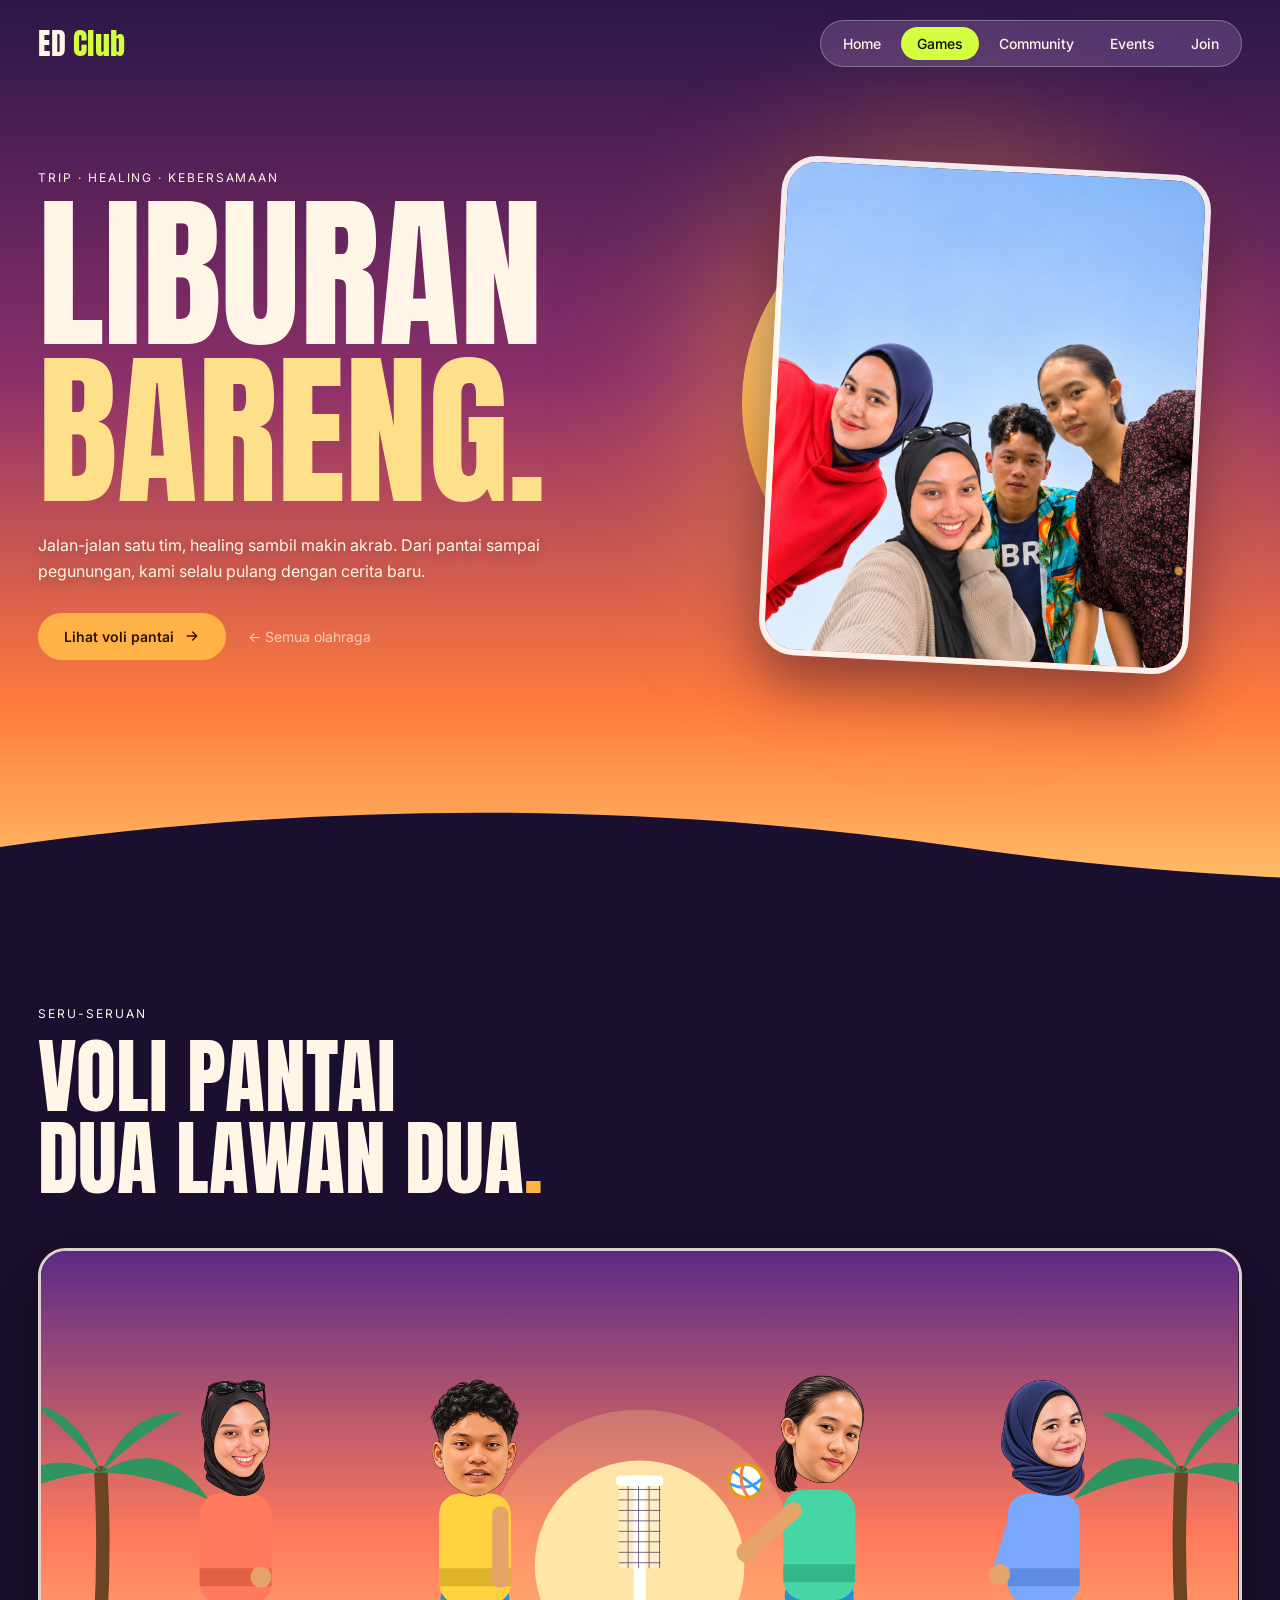
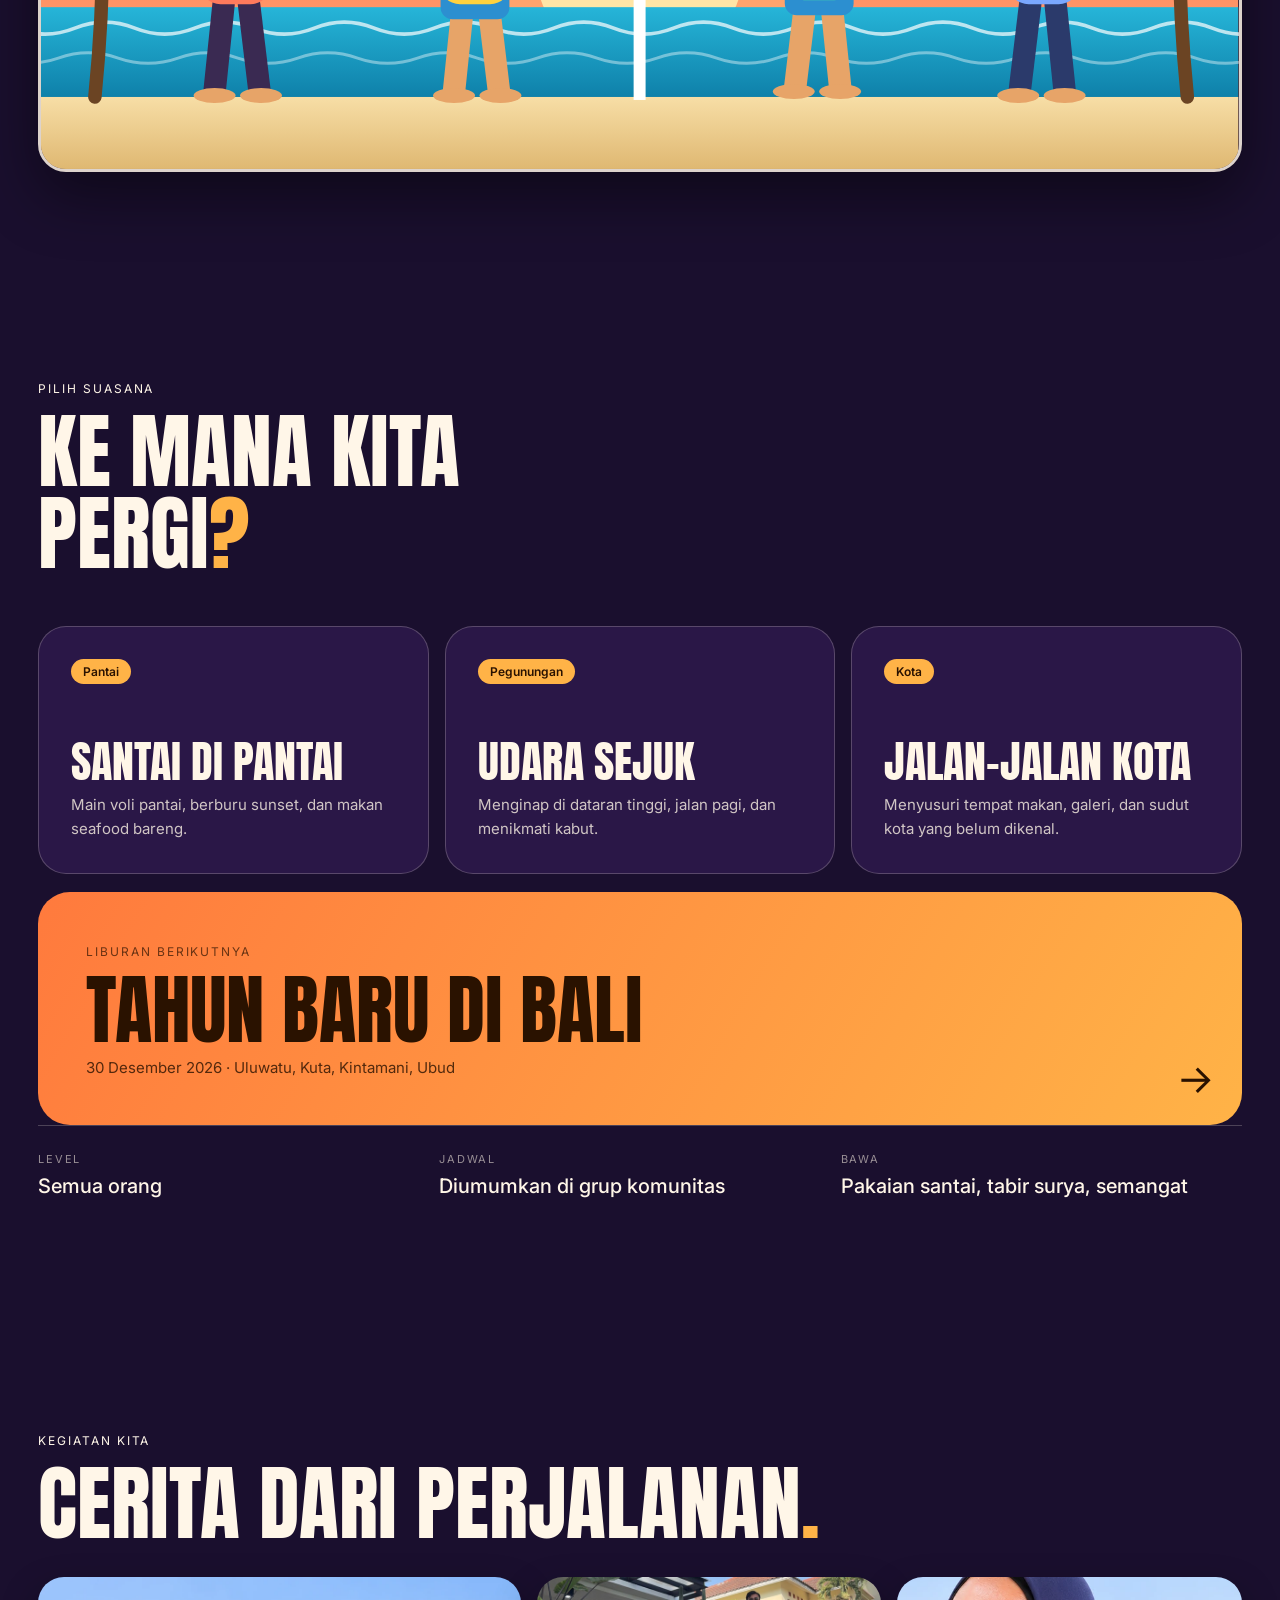
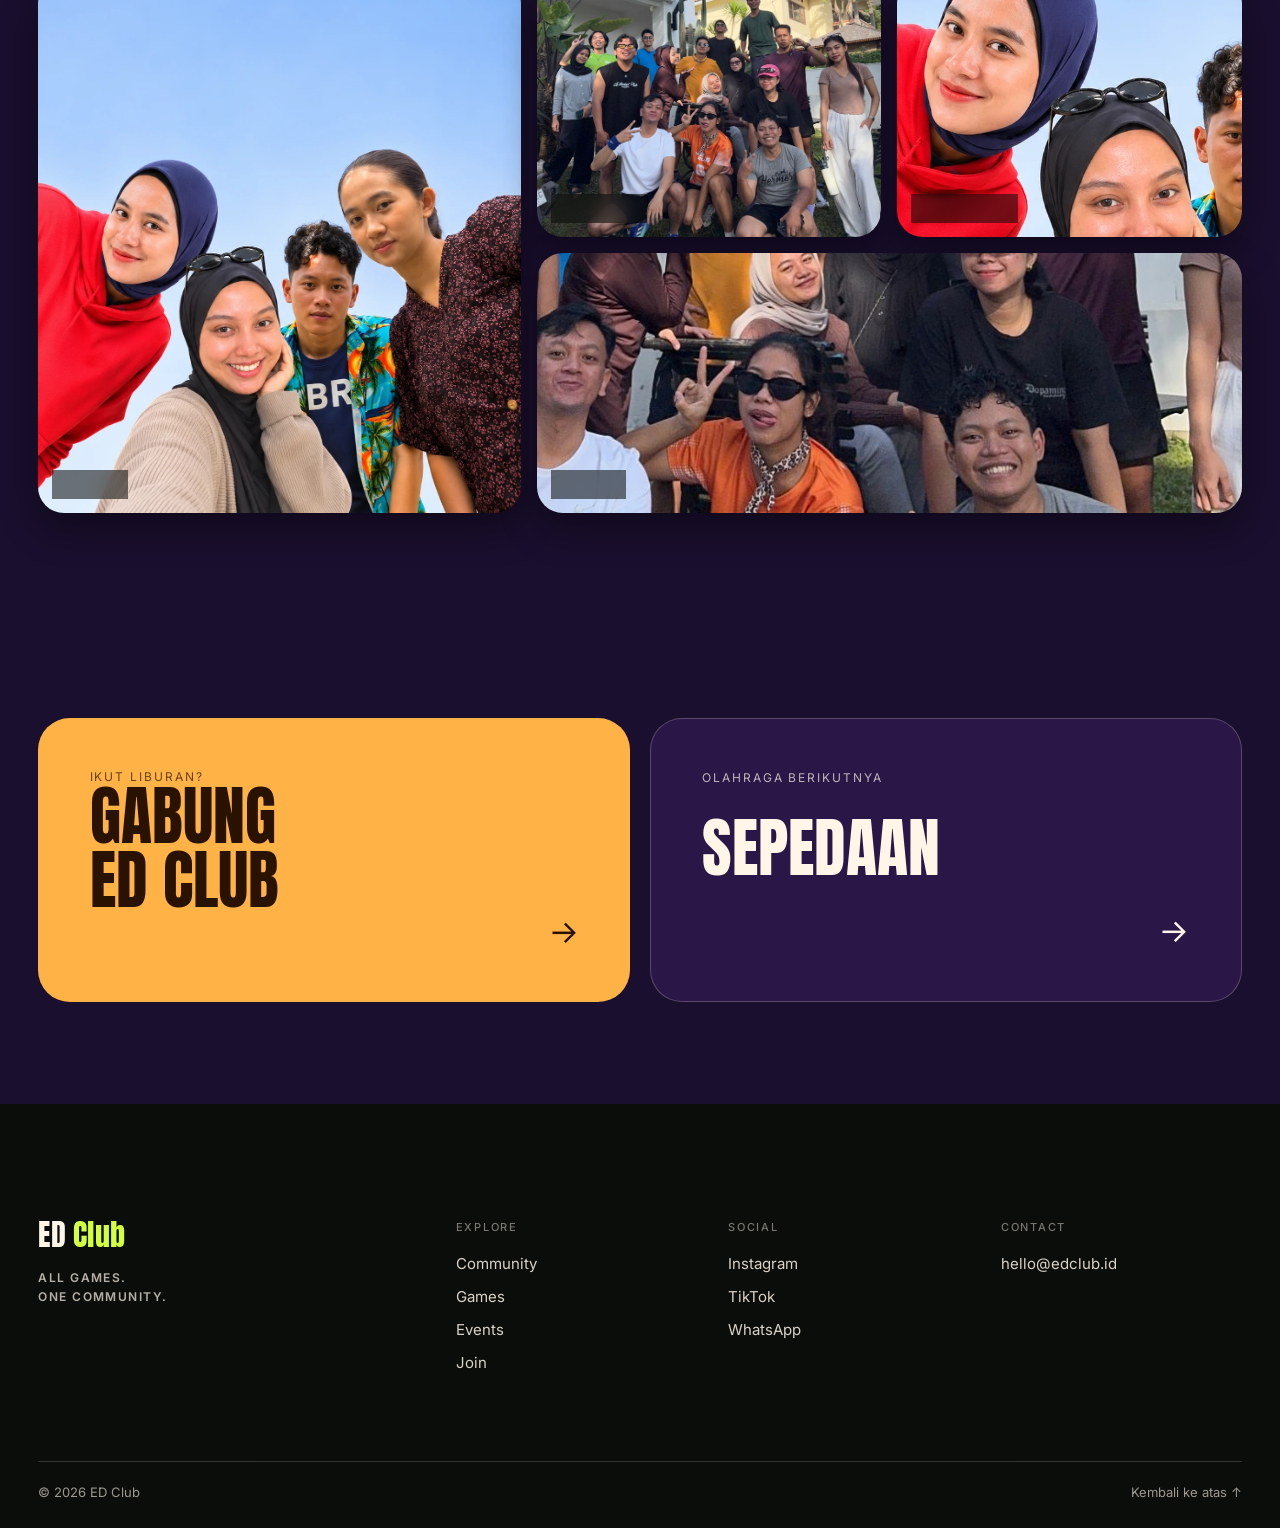
<file: liburan.html>
<!doctype html>
<html lang="id">
<head>
  <meta charset="utf-8">
  <meta name="viewport" content="width=device-width, initial-scale=1">
  <title>Liburan — ED Club</title>
  <meta name="description" content="Liburan bareng ED Club: trip santai, voli pantai, dan cerita seru dari pantai sampai pegunungan.">
  <meta name="theme-color" content="#1a0f2e">
  <link rel="icon" href="favicon.svg" type="image/svg+xml">
  <meta property="og:type" content="website">
  <meta property="og:locale" content="id_ID">
  <meta property="og:site_name" content="ED Club">
  <meta property="og:title" content="Liburan bersama ED Club">
  <meta property="og:description" content="Liburan bareng ED Club: trip santai, voli pantai, dan cerita seru dari pantai sampai pegunungan.">
  <meta property="og:image" content="assets/images/hero.webp">
  <meta name="twitter:card" content="summary_large_image">
  <link rel="preconnect" href="https://fonts.googleapis.com">
  <link rel="preconnect" href="https://fonts.gstatic.com" crossorigin>
  <link href="https://fonts.googleapis.com/css2?family=Anton&family=Inter:wght@400;500;600&display=swap" rel="stylesheet">
  <link rel="stylesheet" href="style.css">
  <link rel="stylesheet" href="sport.css">
</head>
<body class="is-loading sp sp-liburan">

  <div class="loader" aria-hidden="true">
    <span class="loader__word"><span>English Day</span><span>Social Club<i>.</i></span></span>
  </div>

  <header class="nav">
    <a class="logo" href="index.html#home" aria-label="ED Club">ED<span>Club</span></a>
    <nav class="pill" aria-label="Utama">
      <a class="pill__link" href="index.html#home">Home</a>
      <a class="pill__link is-active" href="index.html#games">Games</a>
      <a class="pill__link" href="index.html#about">Community</a>
      <a class="pill__link" href="index.html#events">Events</a>
      <a class="pill__link" href="index.html#join">Join</a>
    </nav>
    <button class="burger" type="button" aria-label="Buka menu" aria-expanded="false" aria-controls="menu"><span></span><span></span></button>
  </header>

  <div class="menu" id="menu">
    <nav aria-label="Menu mobile">
      <a href="index.html#home" style="--i:0">Home</a>
      <a href="index.html#games" style="--i:1">Games</a>
      <a href="index.html#about" style="--i:2">Community</a>
      <a href="index.html#events" style="--i:3">Events</a>
      <a href="index.html#join" style="--i:4">Join</a>
    </nav>
  </div>

  <main>

    <section class="lb-hero">
      <i class="lb-sun" aria-hidden="true"></i>
      <div class="lb-hero__text">
        <p class="sp-eyebrow reveal" style="--d:.9s">Trip · Healing · Kebersamaan</p>
        <h1 class="lb-title" aria-label="Liburan bareng"><span class="line"><span class="line__in" style="--d:1s">Liburan</span></span><span class="line"><span class="line__in" style="--d:1.12s"><em>bareng.</em></span></span></h1>
        <p class="sp-lead reveal" style="--d:1.5s">Jalan-jalan satu tim, healing sambil makin akrab. Dari pantai sampai pegunungan, kami selalu pulang dengan cerita baru.</p>
        <div class="sp-actions reveal" style="--d:1.7s">
          <a class="sp-btn" href="#voli">Lihat voli pantai <svg viewBox="0 0 24 24" aria-hidden="true"><path d="M5 12h14M13 6l6 6-6 6"/></svg></a>
          <a class="sp-back" href="index.html#games">← Semua olahraga</a>
        </div>
      </div>
      <figure class="lb-photo"><figure class="shot" style="--pos:50% 80%"><img data-hero-img src="assets/images/liburan.webp" alt="Empat anggota ED Club berfoto bersama dengan latar langit biru" fetchpriority="high"></figure></figure>
      <svg class="lb-wave" viewBox="0 0 1440 120" preserveAspectRatio="none" aria-hidden="true"><path d="M0 60 C 180 10 360 10 540 60 S 900 110 1080 60 S 1440 10 1440 10 V120 H0Z M1440 60 C 1620 10 1800 10 1980 60 S 2340 110 2520 60 S 2880 10 2880 10 V120 H1440Z"/></svg>
    </section>

    <section class="sp-sec" id="voli">
      <span class="sp-eyebrow" data-reveal>Seru-seruan</span>
      <h2 class="sp-h2" data-reveal>Voli pantai<br>dua lawan dua<em style="color:var(--acc);font-style:normal">.</em></h2>
      <div class="lb-beach" data-reveal>
        <svg viewBox="0 -40 800 346" role="img" aria-label="Empat karakter bermain voli pantai dua lawan dua">
        <defs>
          <linearGradient id="lbSky" x1="0" y1="0" x2="0" y2="1"><stop offset="0" stop-color="#5b2a86"/><stop offset=".55" stop-color="#ff7a5c"/><stop offset="1" stop-color="#ffd27f"/></linearGradient>
          <linearGradient id="lbSea" x1="0" y1="0" x2="0" y2="1"><stop offset="0" stop-color="#26b5d8"/><stop offset="1" stop-color="#0e7fa8"/></linearGradient>
          <linearGradient id="lbSand" x1="0" y1="0" x2="0" y2="1"><stop offset="0" stop-color="#f7dea6"/><stop offset="1" stop-color="#dfb872"/></linearGradient>
          <pattern id="lbNet" width="7" height="7" patternUnits="userSpaceOnUse"><path d="M0 0H7M0 0V7" stroke="rgba(60,25,70,.7)" stroke-width="1.2"/></pattern>
        </defs>
        <rect x="0" y="-40" width="800" height="346" fill="url(#lbSky)"/>
        <circle cx="400" cy="170" r="70" fill="#fff1b8" opacity=".95"/><circle cx="400" cy="170" r="104" fill="#ffd27f" opacity=".25"/>
        <rect x="0" y="198" width="800" height="62" fill="url(#lbSea)"/>
        <path d="M-40 212 Q -20 204 0 212 T 40 212 T 80 212 T 120 212 T 160 212 T 200 212 T 240 212 T 280 212 T 320 212 T 360 212 T 400 212 T 440 212 T 480 212 T 520 212 T 560 212 T 600 212 T 640 212 T 680 212 T 720 212 T 760 212 T 800 212 T 840 212" fill="none" stroke="rgba(255,255,255,.7)" stroke-width="2.5"><animateTransform attributeName="transform" type="translate" dur="4s" repeatCount="indefinite" values="0 0;-40 0"/></path>
        <path d="M-40 232 Q -20 225 0 232 T 40 232 T 80 232 T 120 232 T 160 232 T 200 232 T 240 232 T 280 232 T 320 232 T 360 232 T 400 232 T 440 232 T 480 232 T 520 232 T 560 232 T 600 232 T 640 232 T 680 232 T 720 232 T 760 232 T 800 232 T 840 232" fill="none" stroke="rgba(255,255,255,.4)" stroke-width="2"><animateTransform attributeName="transform" type="translate" dur="6s" repeatCount="indefinite" values="-40 0;0 0"/></path>
        <rect x="0" y="258" width="800" height="48" fill="url(#lbSand)"/>
        <g transform="translate(36,258) scale(1,1)"><path d="M0 0 Q 8 -80 4 -150" stroke="#6b4423" stroke-width="9" fill="none" stroke-linecap="round"/><g fill="#2f9460"><path d="M4 -150 Q -40 -170 -64 -130 Q -26 -150 4 -150Z"/><path d="M4 -150 Q 46 -176 76 -132 Q 36 -150 4 -150Z"/><path d="M4 -150 Q -10 -190 -42 -196 Q -14 -176 4 -150Z"/><path d="M4 -150 Q 24 -192 58 -190 Q 28 -174 4 -150Z"/></g></g><g transform="translate(766,258) scale(-1,1)"><path d="M0 0 Q 8 -80 4 -150" stroke="#6b4423" stroke-width="9" fill="none" stroke-linecap="round"/><g fill="#2f9460"><path d="M4 -150 Q -40 -170 -64 -130 Q -26 -150 4 -150Z"/><path d="M4 -150 Q 46 -176 76 -132 Q 36 -150 4 -150Z"/><path d="M4 -150 Q -10 -190 -42 -196 Q -14 -176 4 -150Z"/><path d="M4 -150 Q 24 -192 58 -190 Q 28 -174 4 -150Z"/></g></g>
        <rect x="396" y="110" width="8" height="150" fill="#fff"/><rect x="386" y="114" width="28" height="58" fill="rgba(255,255,255,.35)"/><rect x="386" y="114" width="28" height="58" fill="url(#lbNet)"/><rect x="384" y="110" width="32" height="7" rx="3" fill="#fff"/>
        <g transform="translate(130,0)"><g><animateTransform attributeName="transform" type="translate" dur="3.6s" repeatCount="indefinite" values="0 -8;0 0;0 0;0 -8" keyTimes="0;.1;.9;1"/>
        <line x1="-8" y1="196" x2="-14" y2="254" stroke="#3a2a52" stroke-width="15" stroke-linecap="round"/><line x1="9" y1="196" x2="16" y2="254" stroke="#3a2a52" stroke-width="15" stroke-linecap="round"/>
        <ellipse cx="-14" cy="257" rx="14" ry="5" fill="#e7a468"/><ellipse cx="17" cy="257" rx="14" ry="5" fill="#e7a468"/>
        <g transform="translate(-17,136)"><g><animateTransform attributeName="transform" type="rotate" dur="3.6s" repeatCount="indefinite" values="-95;0;0;-50;-95" keyTimes="0;.1;.88;.96;1"/>
            <line x1="0" y1="0" x2="0" y2="40" stroke="#ff7a5c" stroke-width="11" stroke-linecap="round"/><circle cx="0" cy="42" r="7" fill="#e7a468"/></g></g>
        <rect x="-24" y="122" width="48" height="74" rx="14" fill="#ff7a5c"/><rect x="-24" y="172" width="48" height="12" fill="#a8321a" opacity=".35"/>
        <g transform="translate(17,136)"><g><animateTransform attributeName="transform" type="rotate" dur="3.6s" repeatCount="indefinite" values="-95;0;0;-50;-95" keyTimes="0;.1;.88;.96;1"/>
            <line x1="0" y1="0" x2="0" y2="40" stroke="#ff7a5c" stroke-width="11" stroke-linecap="round"/><circle cx="0" cy="42" r="7" fill="#e7a468"/></g></g><image href="assets/images/voli-1.webp" x="-23.0" y="46" width="46" height="78" preserveAspectRatio="xMidYMid meet"/></g></g><g transform="translate(290,0)"><g><animateTransform attributeName="transform" type="translate" dur="3.6s" repeatCount="indefinite" values="0 0;0 0;0 -34;0 0;0 0" keyTimes="0;.16;.25;.36;1"/>
        <line x1="-8" y1="196" x2="-14" y2="254" stroke="#e7a468" stroke-width="15" stroke-linecap="round"/><line x1="9" y1="196" x2="16" y2="254" stroke="#e7a468" stroke-width="15" stroke-linecap="round"/>
        <ellipse cx="-14" cy="257" rx="14" ry="5" fill="#e7a468"/><ellipse cx="17" cy="257" rx="14" ry="5" fill="#e7a468"/><rect x="-23" y="184" width="46" height="22" rx="8" fill="#2c8fd0"/>
        <g transform="translate(-17,136)"><g><animateTransform attributeName="transform" type="rotate" dur="3.6s" repeatCount="indefinite" values="0;-20;-160;-135;-40;0;0" keyTimes="0;.12;.21;.25;.32;.42;1"/>
            <line x1="0" y1="0" x2="0" y2="40" stroke="#e7a468" stroke-width="11" stroke-linecap="round"/><circle cx="0" cy="42" r="7" fill="#e7a468"/></g></g>
        <rect x="-24" y="122" width="48" height="74" rx="14" fill="#ffd23f"/><rect x="-24" y="172" width="48" height="12" fill="#a37a00" opacity=".35"/>
        <g transform="translate(17,136)"><g><animateTransform attributeName="transform" type="rotate" dur="3.6s" repeatCount="indefinite" values="0;-20;-160;-135;-40;0;0" keyTimes="0;.12;.21;.25;.32;.42;1"/>
            <line x1="0" y1="0" x2="0" y2="40" stroke="#e7a468" stroke-width="11" stroke-linecap="round"/><circle cx="0" cy="42" r="7" fill="#e7a468"/></g></g><image href="assets/images/voli-2.webp" x="-29.5" y="46" width="59" height="78" preserveAspectRatio="xMidYMid meet"/></g></g><g transform="translate(520,0) scale(-1,1)"><g><animateTransform attributeName="transform" type="translate" dur="3.6s" repeatCount="indefinite" values="0 0;0 0;0 -8;0 0;0 0" keyTimes="0;.4;.444;.5;1"/>
        <line x1="-8" y1="196" x2="-14" y2="254" stroke="#e7a468" stroke-width="15" stroke-linecap="round"/><line x1="9" y1="196" x2="16" y2="254" stroke="#e7a468" stroke-width="15" stroke-linecap="round"/>
        <ellipse cx="-14" cy="257" rx="14" ry="5" fill="#e7a468"/><ellipse cx="17" cy="257" rx="14" ry="5" fill="#e7a468"/><rect x="-23" y="184" width="46" height="22" rx="8" fill="#2c8fd0"/>
        <g transform="translate(-17,136)"><g><animateTransform attributeName="transform" type="rotate" dur="3.6s" repeatCount="indefinite" values="0;-50;-95;0;0" keyTimes="0;.36;.444;.52;1"/>
            <line x1="0" y1="0" x2="0" y2="40" stroke="#e7a468" stroke-width="11" stroke-linecap="round"/><circle cx="0" cy="42" r="7" fill="#e7a468"/></g></g>
        <rect x="-24" y="122" width="48" height="74" rx="14" fill="#46d6a6"/><rect x="-24" y="172" width="48" height="12" fill="#127a58" opacity=".35"/>
        <g transform="translate(17,136)"><g><animateTransform attributeName="transform" type="rotate" dur="3.6s" repeatCount="indefinite" values="0;-50;-95;0;0" keyTimes="0;.36;.444;.52;1"/>
            <line x1="0" y1="0" x2="0" y2="40" stroke="#e7a468" stroke-width="11" stroke-linecap="round"/><circle cx="0" cy="42" r="7" fill="#e7a468"/></g></g><image href="assets/images/voli-3.webp" x="-30.0" y="46" width="60" height="78" preserveAspectRatio="xMidYMid meet"/></g></g><g transform="translate(670,0) scale(-1,1)"><g><animateTransform attributeName="transform" type="translate" dur="3.6s" repeatCount="indefinite" values="0 0;0 0;0 -34;0 0;0 0" keyTimes="0;.6;.694;.78;1"/>
        <line x1="-8" y1="196" x2="-14" y2="254" stroke="#2b3a6b" stroke-width="15" stroke-linecap="round"/><line x1="9" y1="196" x2="16" y2="254" stroke="#2b3a6b" stroke-width="15" stroke-linecap="round"/>
        <ellipse cx="-14" cy="257" rx="14" ry="5" fill="#e7a468"/><ellipse cx="17" cy="257" rx="14" ry="5" fill="#e7a468"/>
        <g transform="translate(-17,136)"><g><animateTransform attributeName="transform" type="rotate" dur="3.6s" repeatCount="indefinite" values="0;-20;-160;-135;-40;0;0" keyTimes="0;.56;.64;.694;.76;.86;1"/>
            <line x1="0" y1="0" x2="0" y2="40" stroke="#7aa8ff" stroke-width="11" stroke-linecap="round"/><circle cx="0" cy="42" r="7" fill="#e7a468"/></g></g>
        <rect x="-24" y="122" width="48" height="74" rx="14" fill="#7aa8ff"/><rect x="-24" y="172" width="48" height="12" fill="#2b53a8" opacity=".35"/>
        <g transform="translate(17,136)"><g><animateTransform attributeName="transform" type="rotate" dur="3.6s" repeatCount="indefinite" values="0;-20;-160;-135;-40;0;0" keyTimes="0;.56;.64;.694;.76;.86;1"/>
            <line x1="0" y1="0" x2="0" y2="40" stroke="#7aa8ff" stroke-width="11" stroke-linecap="round"/><circle cx="0" cy="42" r="7" fill="#e7a468"/></g></g><image href="assets/images/voli-4.webp" x="-28.5" y="46" width="57" height="78" preserveAspectRatio="xMidYMid meet"/></g></g>
        <g><g><animateTransform attributeName="transform" type="rotate" dur=".7s" repeatCount="indefinite" values="0;360"/>
          <circle r="11" fill="#fff" stroke="#e9a100" stroke-width="2"/><path d="M-11 0 Q 0 -8 11 0 M-8 -8 Q 0 2 8 8" fill="none" stroke="#3a9bff" stroke-width="2"/><path d="M0 -11 Q 6 0 0 11" fill="none" stroke="#ff7a3d" stroke-width="2"/></g>
        <animateMotion id="b1" dur=".9s" begin="0s;b4.end" fill="freeze" path="M190 134 Q 250 -40 338 72" calcMode="spline" keyTimes="0;1" keySplines=".3 .1 .6 .9"/>
        <animateMotion id="b2" dur=".7s" begin="b1.end" fill="freeze" path="M338 72 Q 400 36 460 134" calcMode="spline" keyTimes="0;1" keySplines=".5 0 .8 .6"/>
        <animateMotion id="b3" dur=".9s" begin="b2.end" fill="freeze" path="M460 134 Q 550 -40 624 72" calcMode="spline" keyTimes="0;1" keySplines=".3 .1 .6 .9"/>
        <animateMotion id="b4" dur="1.1s" begin="b3.end" fill="freeze" path="M624 72 Q 400 14 190 134" calcMode="spline" keyTimes="0;1" keySplines=".5 0 .8 .6"/></g>
      </svg>
      </div>
    </section>

    <section class="sp-sec">
      <span class="sp-eyebrow" data-reveal>Pilih suasana</span>
      <h2 class="sp-h2" data-reveal>Ke mana kita<br>pergi<em style="color:var(--acc);font-style:normal">?</em></h2>
      <div class="lb-kinds"><article class="lb-kind" data-reveal><span class="lb-kind__tag">Pantai</span><h3>Santai di pantai</h3><p>Main voli pantai, berburu sunset, dan makan seafood bareng.</p></article><article class="lb-kind" data-reveal><span class="lb-kind__tag">Pegunungan</span><h3>Udara sejuk</h3><p>Menginap di dataran tinggi, jalan pagi, dan menikmati kabut.</p></article><article class="lb-kind" data-reveal><span class="lb-kind__tag">Kota</span><h3>Jalan-jalan kota</h3><p>Menyusuri tempat makan, galeri, dan sudut kota yang belum dikenal.</p></article></div>
      <a class="lb-next" href="bali.html" data-reveal>
        <small>Liburan berikutnya</small>
        <strong>Tahun Baru di Bali</strong>
        <span>30 Desember 2026 · Uluwatu, Kuta, Kintamani, Ubud</span>
        <i>→</i>
      </a>
      <dl class="sp-info" data-reveal>
        <div><dt>Level</dt><dd>Semua orang</dd></div>
        <div><dt>Jadwal</dt><dd>Diumumkan di grup komunitas</dd></div>
        <div><dt>Bawa</dt><dd>Pakaian santai, tabir surya, semangat</dd></div>
      </dl>
    </section>

    <section class="sp-sec">
      <span class="sp-eyebrow" data-reveal>Kegiatan kita</span>
      <h2 class="sp-h2" data-reveal>Cerita dari perjalanan<em style="color:var(--acc);font-style:normal">.</em></h2>
      <div class="lb-gal" data-reveal>
        <figure class="shot" style="--pos:50% 80%;--zoom:1"><img src="assets/images/liburan.webp" alt="Satu kru" loading="lazy"><figcaption>Satu kru</figcaption></figure>
        <figure class="shot" style="--pos:50% 85%;--zoom:1"><img src="assets/images/liburan.jpg" alt="Foto bareng" loading="lazy"><figcaption>Foto bareng</figcaption></figure>
        <figure class="shot" style="--pos:18% 60%;--zoom:2.1"><img src="assets/images/liburan.webp" alt="Senyum lebar" loading="lazy"><figcaption>Senyum lebar</figcaption></figure>
        <figure class="shot" style="--pos:70% 70%;--zoom:1.8"><img src="assets/images/liburan.jpg" alt="Kompak" loading="lazy"><figcaption>Kompak</figcaption></figure>
      </div>
    </section>

    <section class="sp-end">
      <a class="sp-end__join" href="index.html#join" data-reveal><small>Ikut Liburan?</small><strong>Gabung<br>ED Club</strong><i>→</i></a>
      <a class="sp-end__next" href="sepedaan.html" data-reveal style="--d:.1s"><small>Olahraga berikutnya</small><strong>Sepedaan</strong><i>→</i></a>
    </section>
  </main>

  <footer class="footer">
    <div class="footer__grid">
      <div class="footer__brand">
        <a class="logo" href="index.html#home" aria-label="ED Club">ED<span>Club</span></a>
        <p>All Games.<br>One Community.</p>
      </div>
      <nav class="footer__col" aria-label="Jelajahi">
        <h4>Explore</h4>
        <a href="index.html#about">Community</a>
        <a href="index.html#games">Games</a>
        <a href="index.html#events">Events</a>
        <a href="index.html#join">Join</a>
      </nav>
      <nav class="footer__col" aria-label="Sosial media">
        <h4>Social</h4>
        <a href="#">Instagram</a>
        <a href="#">TikTok</a>
        <a href="#">WhatsApp</a>
      </nav>
      <div class="footer__col">
        <h4>Contact</h4>
        <a href="mailto:hello@edclub.id">hello@edclub.id</a>
      </div>
    </div>
    <div class="footer__bar">
      <span>© 2026 ED Club</span>
      <a href="#" class="totop">Kembali ke atas ↑</a>
    </div>
  </footer>

  <script src="cursor.js"></script>
  <script src="nav.js"></script>
  <script src="sport.js"></script>
</body>
</html>
</file>
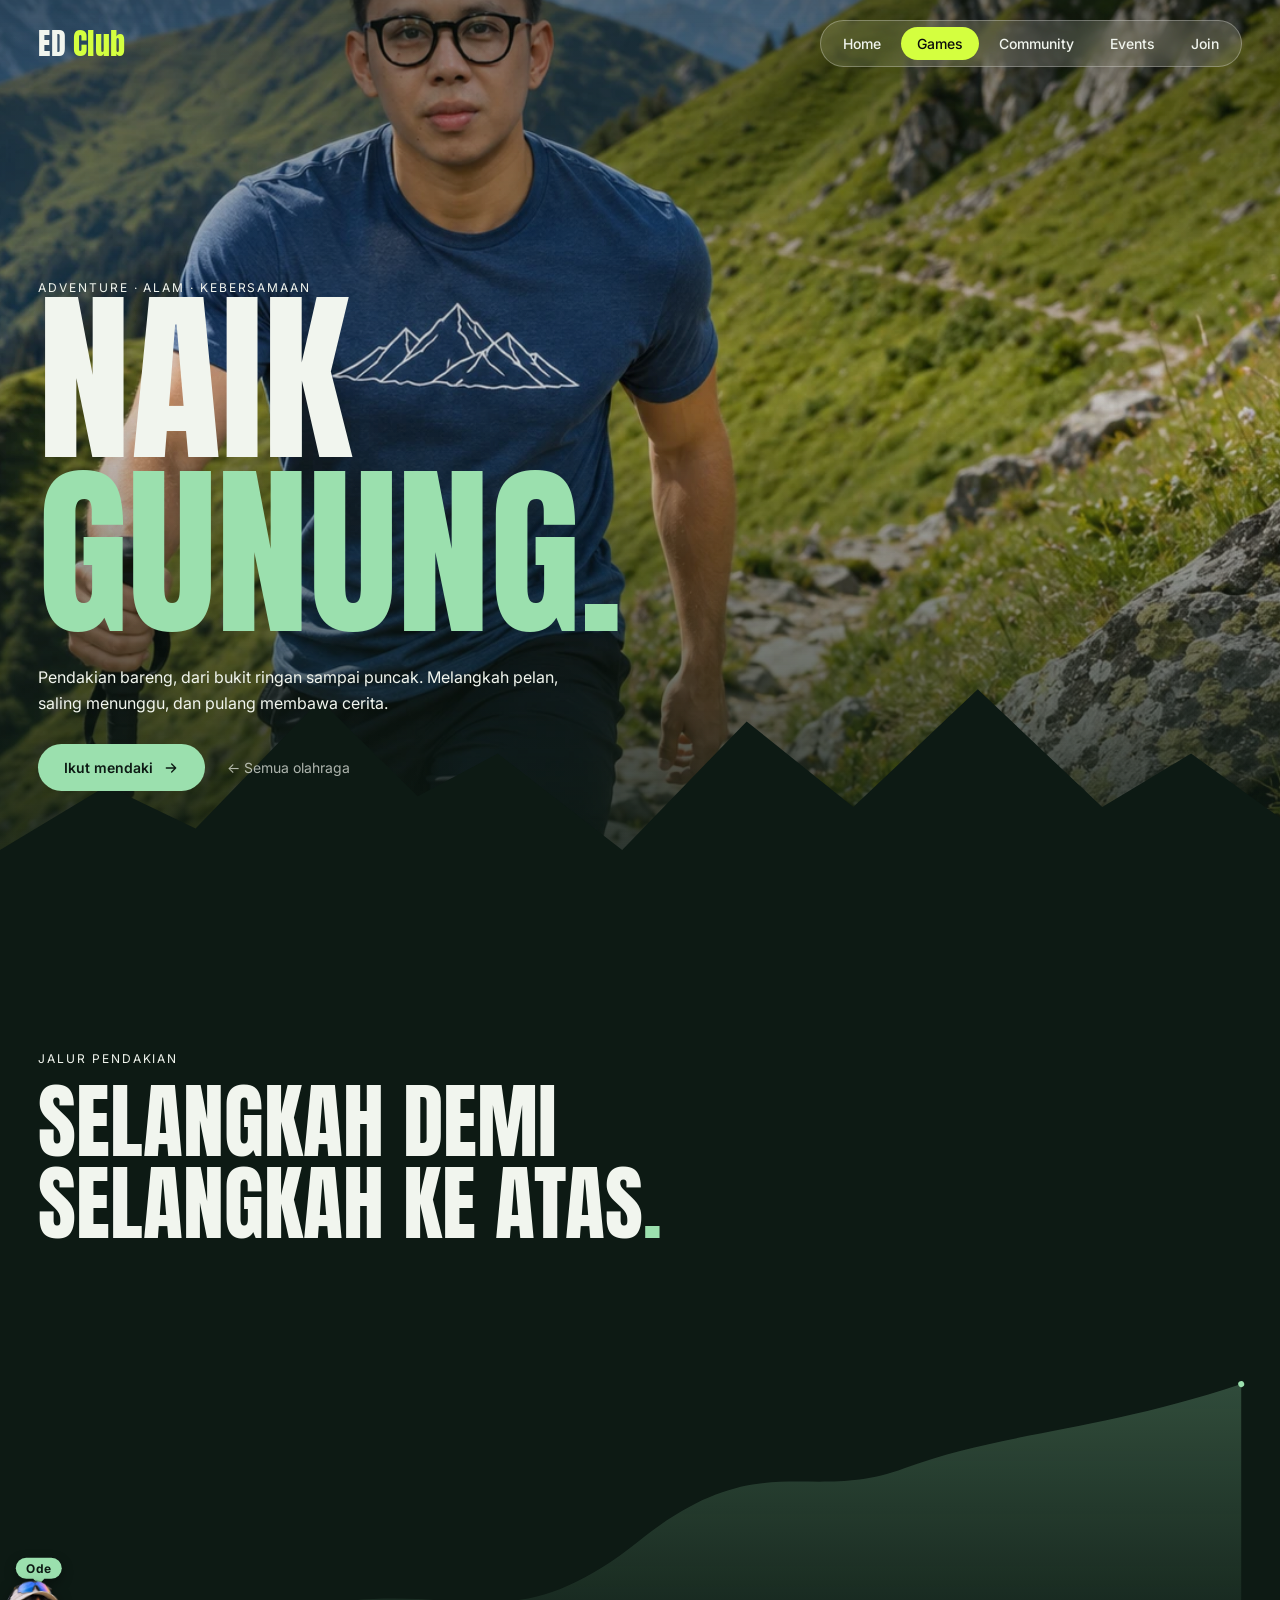
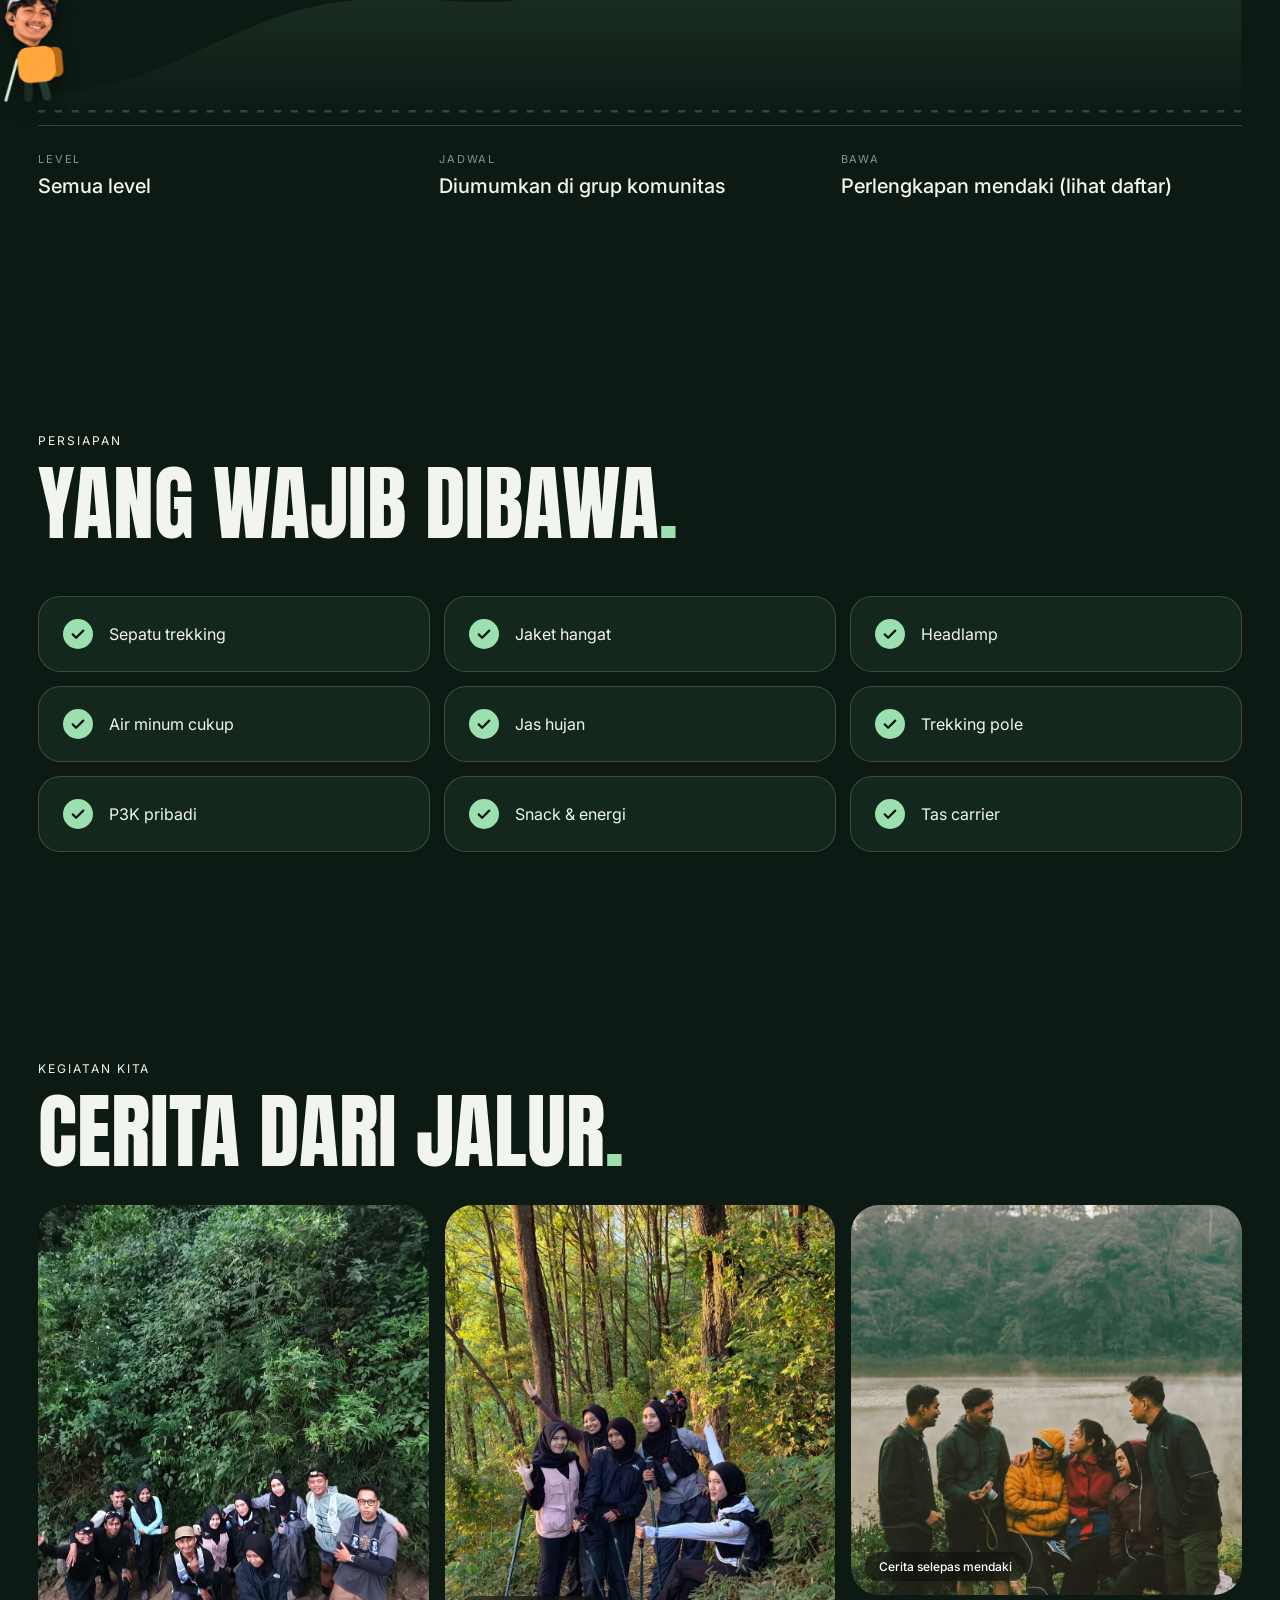
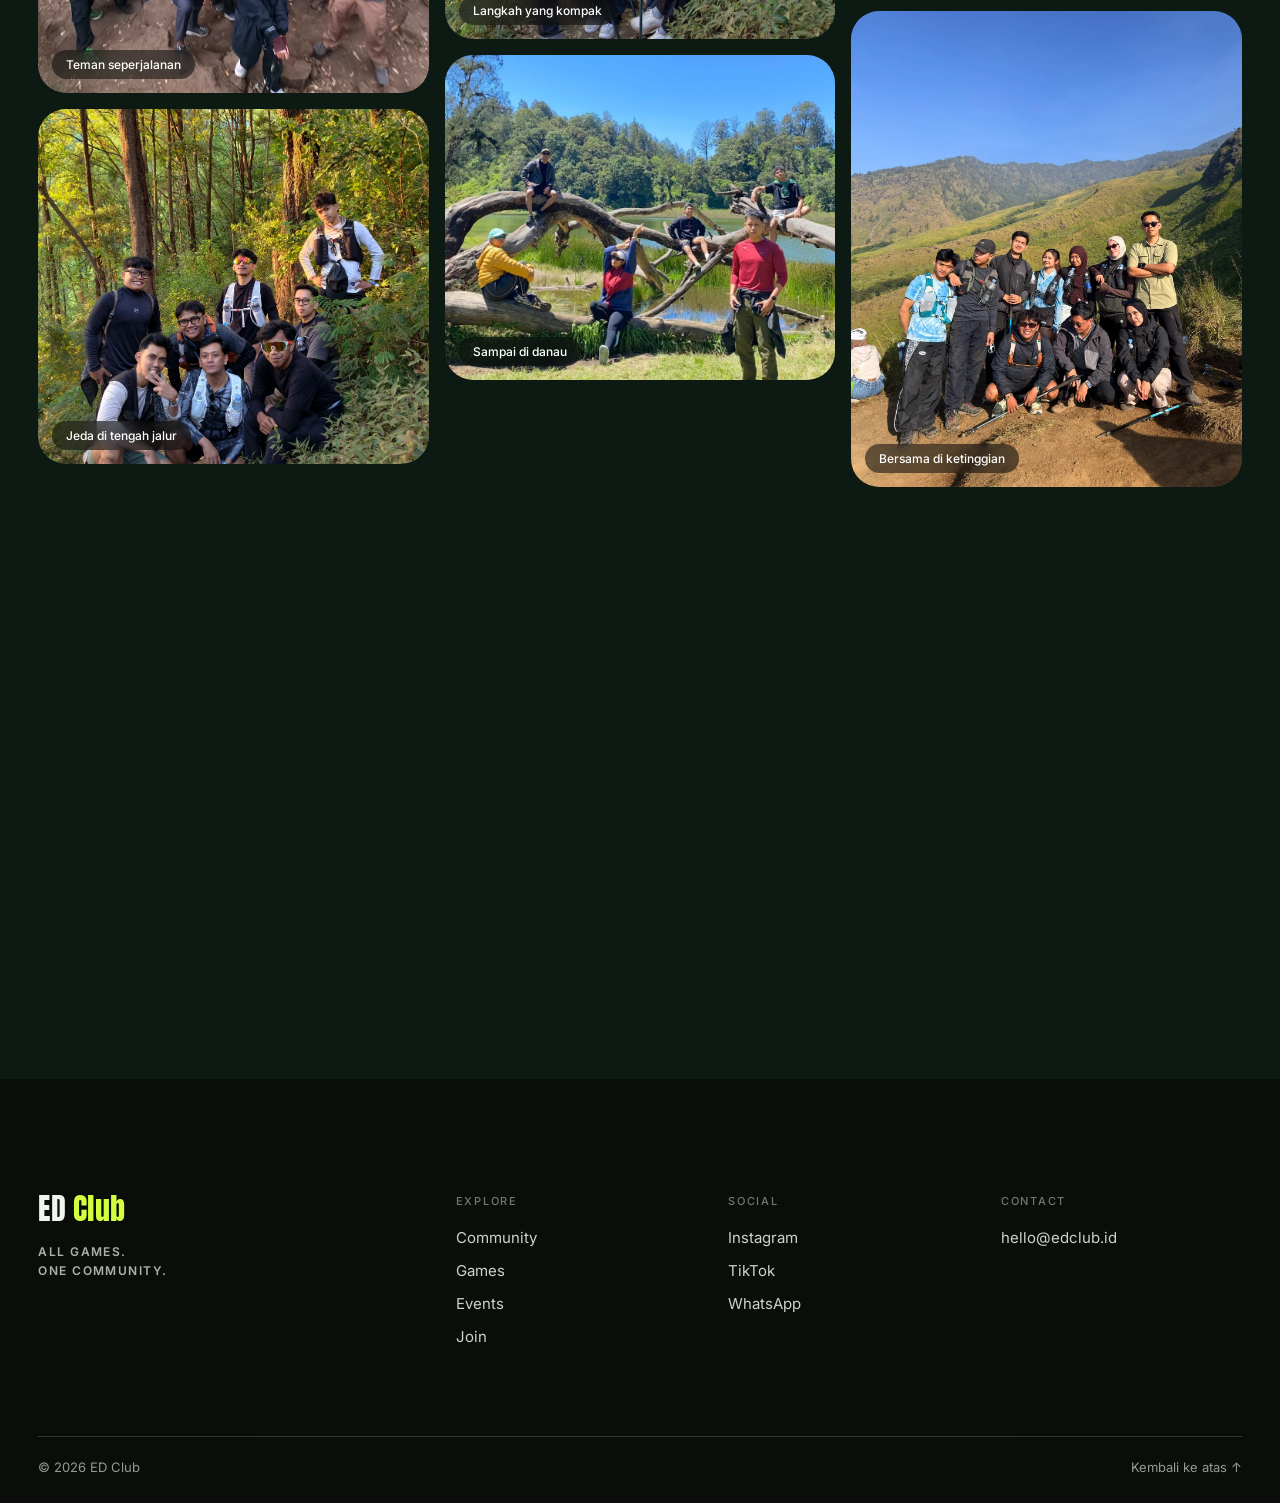
<file: naik-gunung.html>
<!doctype html>
<html lang="id">
<head>
  <meta charset="utf-8">
  <meta name="viewport" content="width=device-width, initial-scale=1">
  <title>Naik Gunung — ED Club</title>
  <meta name="description" content="Naik gunung bersama ED Club: pendakian bareng dari bukit ringan sampai puncak.">
  <meta name="theme-color" content="#0d1a14">
  <link rel="icon" href="favicon.svg" type="image/svg+xml">
  <meta property="og:type" content="website">
  <meta property="og:locale" content="id_ID">
  <meta property="og:site_name" content="ED Club">
  <meta property="og:title" content="Naik Gunung bersama ED Club">
  <meta property="og:description" content="Naik gunung bersama ED Club: pendakian bareng dari bukit ringan sampai puncak.">
  <meta property="og:image" content="assets/images/hero.webp">
  <meta name="twitter:card" content="summary_large_image">
  <link rel="preconnect" href="https://fonts.googleapis.com">
  <link rel="preconnect" href="https://fonts.gstatic.com" crossorigin>
  <link href="https://fonts.googleapis.com/css2?family=Anton&family=Inter:wght@400;500;600&display=swap" rel="stylesheet">
  <link rel="stylesheet" href="style.css">
  <link rel="stylesheet" href="sport.css">
</head>
<body class="is-loading sp sp-gunung">

  <div class="loader" aria-hidden="true">
    <span class="loader__word"><span>English Day</span><span>Social Club<i>.</i></span></span>
  </div>

  <header class="nav">
    <a class="logo" href="index.html#home" aria-label="ED Club">ED<span>Club</span></a>
    <nav class="pill" aria-label="Utama">
      <a class="pill__link" href="index.html#home">Home</a>
      <a class="pill__link is-active" href="index.html#games">Games</a>
      <a class="pill__link" href="index.html#about">Community</a>
      <a class="pill__link" href="index.html#events">Events</a>
      <a class="pill__link" href="index.html#join">Join</a>
    </nav>
    <button class="burger" type="button" aria-label="Buka menu" aria-expanded="false" aria-controls="menu"><span></span><span></span></button>
  </header>

  <div class="menu" id="menu">
    <nav aria-label="Menu mobile">
      <a href="index.html#home" style="--i:0">Home</a>
      <a href="index.html#games" style="--i:1">Games</a>
      <a href="index.html#about" style="--i:2">Community</a>
      <a href="index.html#events" style="--i:3">Events</a>
      <a href="index.html#join" style="--i:4">Join</a>
    </nav>
  </div>

  <main>

    <section class="gn-hero">
      <div class="gn-hero__bg" data-parallax="0.25"><img data-hero-img src="assets/images/naik-gunung.webp" alt="Pendaki berjalan di jalur gunung dengan tongkat" fetchpriority="high"></div>
      <svg class="gn-ridge" viewBox="0 0 1440 300" preserveAspectRatio="none" aria-hidden="true"><path d="M0 300V210L120 150L220 190L360 70L470 160L560 120L700 210L840 90L960 170L1100 60L1240 170L1340 120L1440 180V300Z"/></svg>
      <div class="gn-hero__text">
        <p class="sp-eyebrow reveal" style="--d:.9s">Adventure · Alam · Kebersamaan</p>
        <h1 class="gn-title" aria-label="Naik Gunung">
          <span class="line"><span class="line__in" style="--d:1s">Naik</span></span>
          <span class="line"><span class="line__in" style="--d:1.12s"><em>Gunung.</em></span></span>
        </h1>
        <p class="sp-lead reveal" style="--d:1.5s">Pendakian bareng, dari bukit ringan sampai puncak. Melangkah pelan, saling menunggu, dan pulang membawa cerita.</p>
        <div class="sp-actions reveal" style="--d:1.7s">
          <a class="sp-btn" href="index.html#join">Ikut mendaki <svg viewBox="0 0 24 24" aria-hidden="true"><path d="M5 12h14M13 6l6 6-6 6"/></svg></a>
          <a class="sp-back" href="index.html#games">← Semua olahraga</a>
        </div>
      </div>
    </section>

    <section class="sp-sec">
      <span class="sp-eyebrow" data-reveal>Jalur pendakian</span>
      <h2 class="sp-h2" data-reveal>Selangkah demi<br>selangkah ke atas<em style="color:var(--acc);font-style:normal">.</em></h2>
      <div class="gn-elev" data-draw-box>
        <svg viewBox="0 0 1000 300" preserveAspectRatio="none" aria-hidden="true">
          <defs><linearGradient id="gnfade" x1="0" y1="0" x2="0" y2="1"><stop offset="0" stop-color="#9be0ae" stop-opacity=".28"/><stop offset="1" stop-color="#9be0ae" stop-opacity="0"/></linearGradient></defs>
          <path class="area" d="M0 280C120 270 160 210 260 200S400 230 500 150S640 120 720 90S880 60 1000 20V300H0Z"/>
          <path class="base" d="M0 292H1000"/>
          <path class="path" data-draw pathLength="1" d="M0 280C120 270 160 210 260 200S400 230 500 150S640 120 720 90S880 60 1000 20"/>
        </svg>
        <div class="gn-hiker gn-hiker--al" aria-hidden="true">
          <span class="gn-hiker__name">Ode</span>
          <div class="gn-hiker__fig">
            <svg viewBox="0 0 90 126" role="img" aria-label="Ode mendaki">
              <rect x="52" y="70" width="22" height="32" rx="7" fill="#b86a14"/>
              <line class="pole" x1="26" y1="80" x2="10" y2="122" stroke="#d9efe0" stroke-width="3" stroke-linecap="round"/>
              <g class="leg leg--a"><line x1="36" y1="100" x2="34" y2="122" stroke="#1a2b22" stroke-width="9" stroke-linecap="round"/></g>
              <g class="leg leg--b"><line x1="50" y1="100" x2="54" y2="122" stroke="#243a2e" stroke-width="9" stroke-linecap="round"/></g>
              <rect x="26" y="68" width="40" height="38" rx="12" fill="#ffa63d"/>
              <image href="assets/images/pendaki-al.webp" x="17" y="-4" width="58" height="74" preserveAspectRatio="xMidYMid meet"/>
            </svg>
          </div>
        </div>
        <div class="gn-hiker gn-hiker--ode" aria-hidden="true">
          <span class="gn-hiker__name">Al</span>
          <div class="gn-hiker__fig">
            <svg viewBox="0 0 90 126" role="img" aria-label="Al mendaki">
              <rect x="52" y="70" width="22" height="32" rx="7" fill="#2b66b8"/>
              <line class="pole" x1="26" y1="80" x2="10" y2="122" stroke="#d9efe0" stroke-width="3" stroke-linecap="round"/>
              <g class="leg leg--a"><line x1="36" y1="100" x2="34" y2="122" stroke="#1a2b22" stroke-width="9" stroke-linecap="round"/></g>
              <g class="leg leg--b"><line x1="50" y1="100" x2="54" y2="122" stroke="#243a2e" stroke-width="9" stroke-linecap="round"/></g>
              <rect x="26" y="68" width="40" height="38" rx="12" fill="#5aa9ff"/>
              <image href="assets/images/pendaki-ode.webp" x="17" y="-4" width="58" height="74" preserveAspectRatio="xMidYMid meet"/>
            </svg>
          </div>
        </div>
        <div class="gn-hiker gn-hiker--huda" aria-hidden="true">
          <span class="gn-hiker__name">Huda</span>
          <div class="gn-hiker__fig">
            <svg viewBox="0 0 90 126" role="img" aria-label="Huda mendaki">
              <rect x="52" y="70" width="22" height="32" rx="7" fill="#6b3fb3"/>
              <line class="pole" x1="26" y1="80" x2="10" y2="122" stroke="#d9efe0" stroke-width="3" stroke-linecap="round"/>
              <g class="leg leg--a"><line x1="36" y1="100" x2="34" y2="122" stroke="#1a2b22" stroke-width="9" stroke-linecap="round"/></g>
              <g class="leg leg--b"><line x1="50" y1="100" x2="54" y2="122" stroke="#243a2e" stroke-width="9" stroke-linecap="round"/></g>
              <rect x="26" y="68" width="40" height="38" rx="12" fill="#b57bff"/>
              <image href="assets/images/pendaki-huda.webp" x="20" y="-4" width="52" height="74" preserveAspectRatio="xMidYMid meet"/>
            </svg>
          </div>
        </div>
        <div class="gn-pt" data-at="0.02" style="left:0%;top:93%"><b>Basecamp</b><span>Mulai &amp; registrasi</span><i></i></div>
        <div class="gn-pt" data-at="0.26" style="left:26%;top:67%"><b>Pos 1</b><span>Istirahat singkat</span><i></i></div>
        <div class="gn-pt" data-at="0.5" style="left:50%;top:50%"><b>Pos 2</b><span>Isi air &amp; snack</span><i></i></div>
        <div class="gn-pt" data-at="0.73" style="left:73%;top:30%"><b>Pos 3</b><span>Tanjakan terakhir</span><i></i></div>
        <div class="gn-pt" data-at="0.97" style="left:100%;top:7%"><b>Puncak</b><span>Foto bareng</span><i></i></div>
      </div>
      <dl class="sp-info" data-reveal>
        <div><dt>Level</dt><dd>Semua level</dd></div>
        <div><dt>Jadwal</dt><dd>Diumumkan di grup komunitas</dd></div>
        <div><dt>Bawa</dt><dd>Perlengkapan mendaki (lihat daftar)</dd></div>
      </dl>
    </section>

    <section class="sp-sec">
      <span class="sp-eyebrow" data-reveal>Persiapan</span>
      <h2 class="sp-h2" data-reveal>Yang wajib dibawa<em style="color:var(--acc);font-style:normal">.</em></h2>
      <ul class="gn-gear" data-reveal>
        <li style="--i:0"><svg viewBox="0 0 24 24" aria-hidden="true"><path d="M5 12.5l4.5 4.5L19 7.5"/></svg>Sepatu trekking</li>
        <li style="--i:1"><svg viewBox="0 0 24 24" aria-hidden="true"><path d="M5 12.5l4.5 4.5L19 7.5"/></svg>Jaket hangat</li>
        <li style="--i:2"><svg viewBox="0 0 24 24" aria-hidden="true"><path d="M5 12.5l4.5 4.5L19 7.5"/></svg>Headlamp</li>
        <li style="--i:3"><svg viewBox="0 0 24 24" aria-hidden="true"><path d="M5 12.5l4.5 4.5L19 7.5"/></svg>Air minum cukup</li>
        <li style="--i:4"><svg viewBox="0 0 24 24" aria-hidden="true"><path d="M5 12.5l4.5 4.5L19 7.5"/></svg>Jas hujan</li>
        <li style="--i:5"><svg viewBox="0 0 24 24" aria-hidden="true"><path d="M5 12.5l4.5 4.5L19 7.5"/></svg>Trekking pole</li>
        <li style="--i:6"><svg viewBox="0 0 24 24" aria-hidden="true"><path d="M5 12.5l4.5 4.5L19 7.5"/></svg>P3K pribadi</li>
        <li style="--i:7"><svg viewBox="0 0 24 24" aria-hidden="true"><path d="M5 12.5l4.5 4.5L19 7.5"/></svg>Snack &amp; energi</li>
        <li style="--i:8"><svg viewBox="0 0 24 24" aria-hidden="true"><path d="M5 12.5l4.5 4.5L19 7.5"/></svg>Tas carrier</li>
      </ul>
    </section>

    <section class="sp-sec">
      <span class="sp-eyebrow" data-reveal>Kegiatan kita</span>
      <h2 class="sp-h2" data-reveal>Cerita dari jalur<em style="color:var(--acc);font-style:normal">.</em></h2>
      <div class="gn-mason" data-reveal>
        <figure class="shot" style="--pos:50% 72%"><img src="assets/images/hiking-journey-01.webp" alt="Rombongan pendaki berfoto bersama di jalur hijau" width="1013" height="1800" loading="lazy"><figcaption>Teman seperjalanan</figcaption></figure>
        <figure class="shot" style="--pos:50% 60%"><img src="assets/images/hiking-journey-02.webp" alt="Rombongan pria beristirahat di tengah hutan" width="1013" height="1800" loading="lazy"><figcaption>Jeda di tengah jalur</figcaption></figure>
        <figure class="shot" style="--pos:50% 58%"><img src="assets/images/hiking-journey-03.webp" alt="Rombongan wanita berfoto dengan trekking pole" width="1014" height="1800" loading="lazy"><figcaption>Langkah yang kompak</figcaption></figure>
        <figure class="shot" style="--pos:50% 64%"><img src="assets/images/hiking-journey-04.webp" alt="Pendaki berfoto di tepi danau pegunungan" width="1014" height="1800" loading="lazy"><figcaption>Sampai di danau</figcaption></figure>
        <figure class="shot" style="--pos:50% 62%"><img src="assets/images/hiking-journey-05.webp" alt="Sahabat pendaki berbincang di tepi danau" width="1014" height="1800" loading="lazy"><figcaption>Cerita selepas mendaki</figcaption></figure>
        <figure class="shot" style="--pos:50% 65%"><img src="assets/images/hiking-journey-06.webp" alt="Rombongan pendaki berfoto dengan latar perbukitan" width="1350" height="1800" loading="lazy"><figcaption>Bersama di ketinggian</figcaption></figure>
      </div>
    </section>

    <section class="sp-end">
      <a class="sp-end__join" href="index.html#join" data-reveal><small>Ikut Naik Gunung?</small><strong>Gabung<br>ED Club</strong><i>→</i></a>
      <a class="sp-end__next" href="liburan.html" data-reveal style="--d:.1s"><small>Olahraga berikutnya</small><strong>Liburan</strong><i>→</i></a>
    </section>
  </main>

  <footer class="footer">
    <div class="footer__grid">
      <div class="footer__brand">
        <a class="logo" href="index.html#home" aria-label="ED Club">ED<span>Club</span></a>
        <p>All Games.<br>One Community.</p>
      </div>
      <nav class="footer__col" aria-label="Jelajahi">
        <h4>Explore</h4>
        <a href="index.html#about">Community</a>
        <a href="index.html#games">Games</a>
        <a href="index.html#events">Events</a>
        <a href="index.html#join">Join</a>
      </nav>
      <nav class="footer__col" aria-label="Sosial media">
        <h4>Social</h4>
        <a href="#">Instagram</a>
        <a href="#">TikTok</a>
        <a href="#">WhatsApp</a>
      </nav>
      <div class="footer__col">
        <h4>Contact</h4>
        <a href="mailto:hello@edclub.id">hello@edclub.id</a>
      </div>
    </div>
    <div class="footer__bar">
      <span>© 2026 ED Club</span>
      <a href="#" class="totop">Kembali ke atas ↑</a>
    </div>
  </footer>

  <script src="cursor.js"></script>
  <script src="nav.js"></script>
  <script src="sport.js"></script>
  <script src="gunung.js"></script>
</body>
</html>
</file>
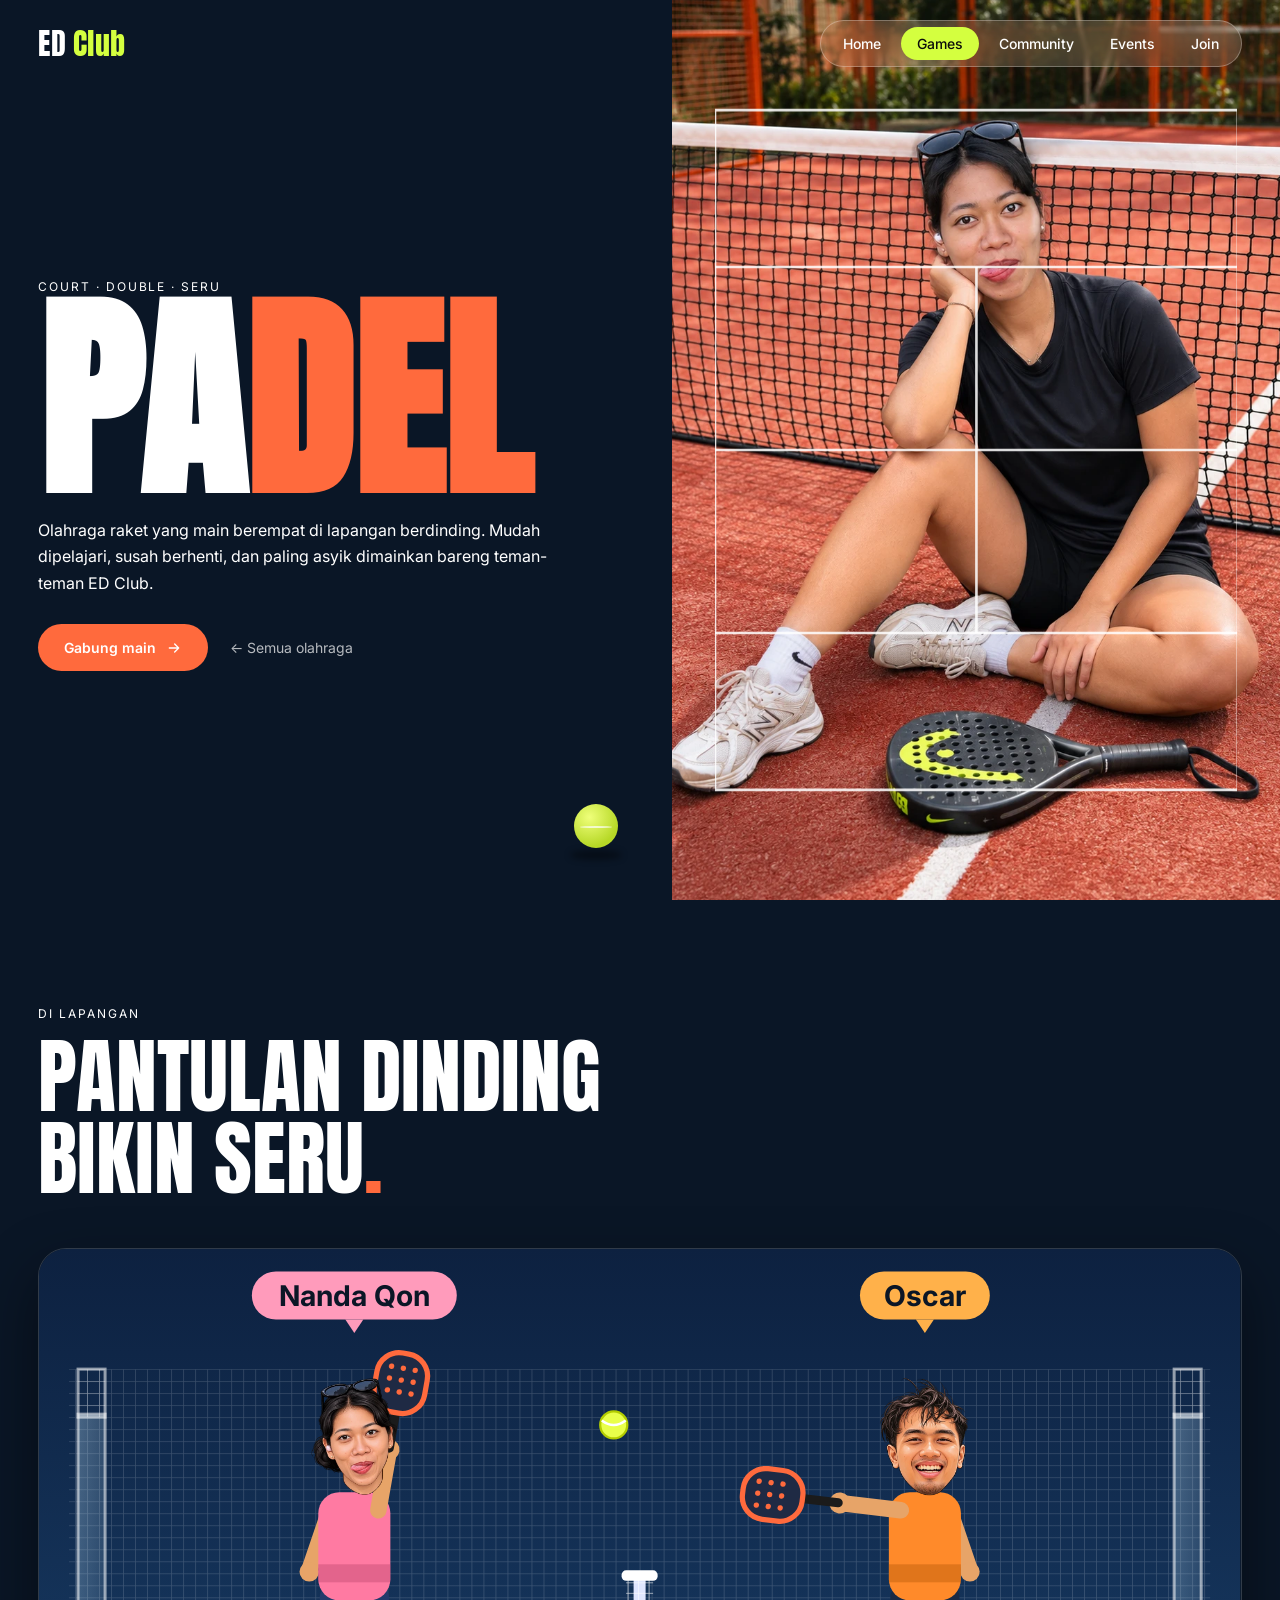
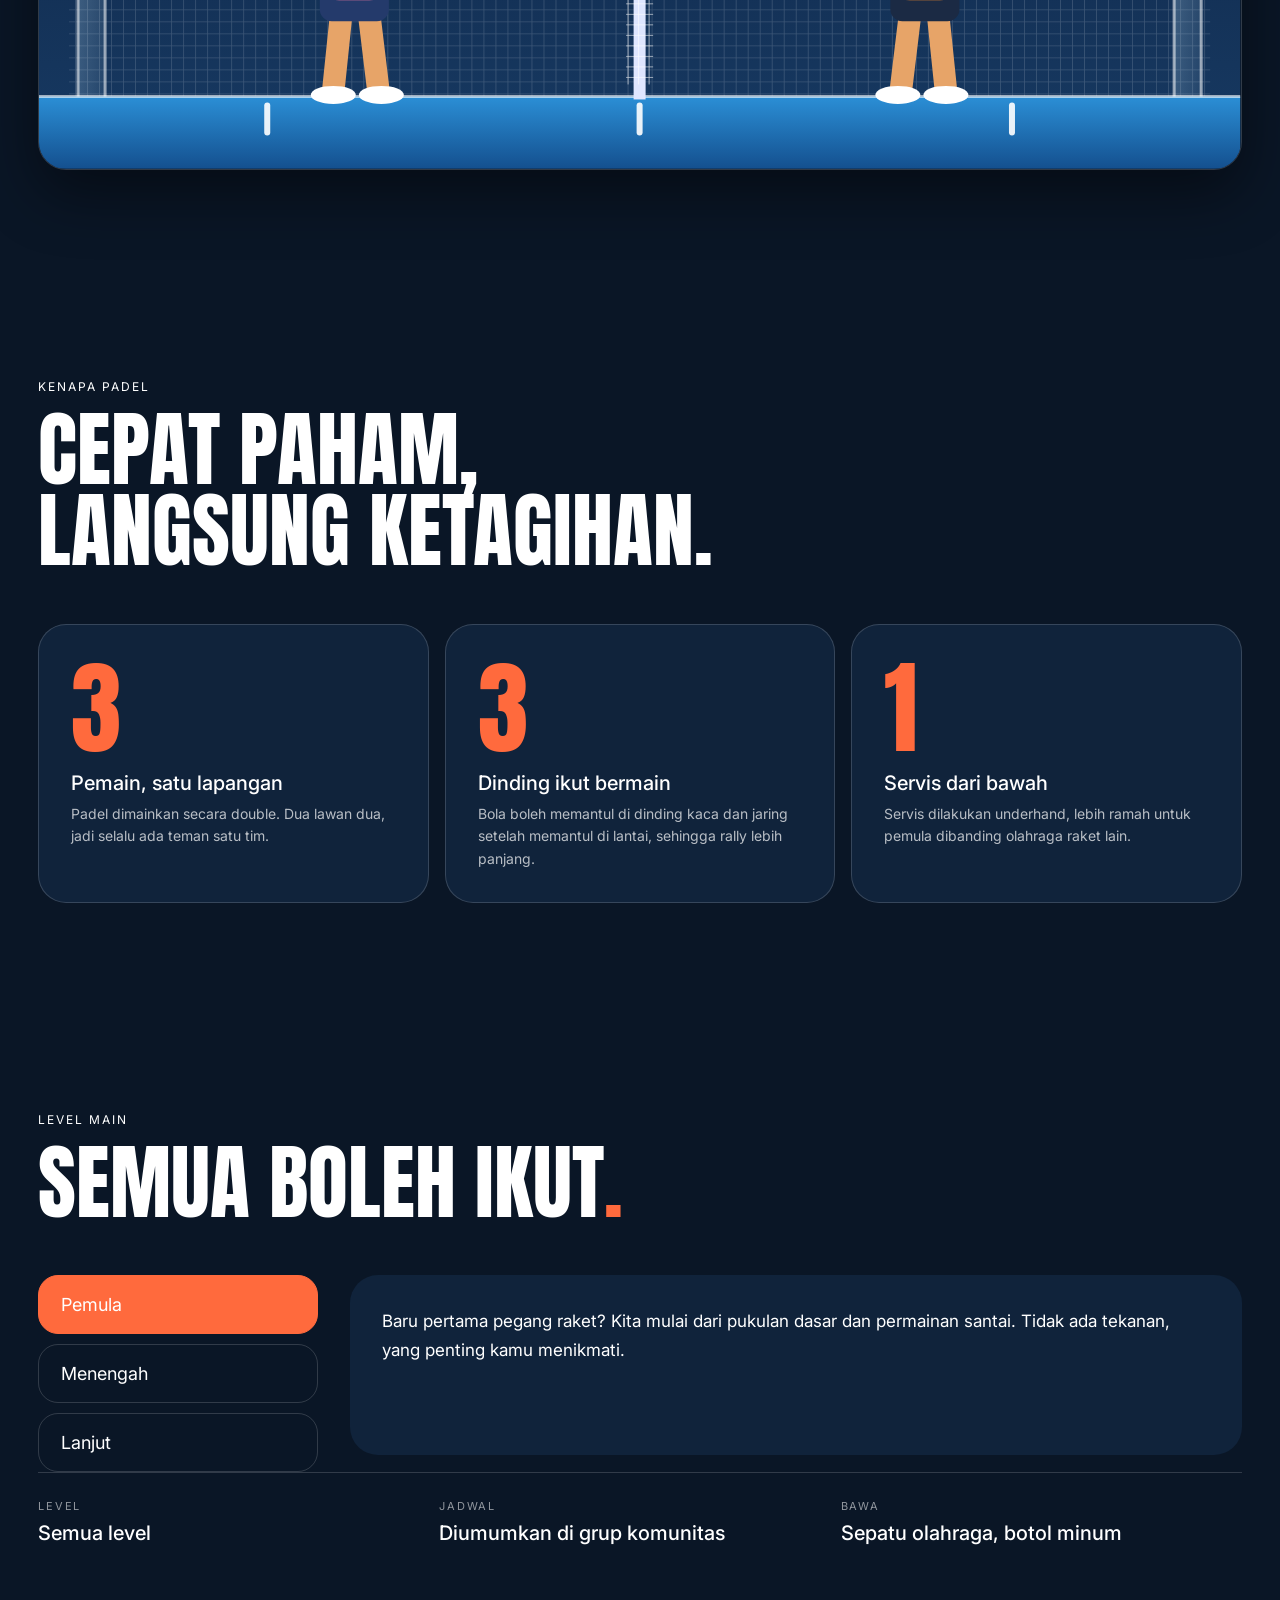
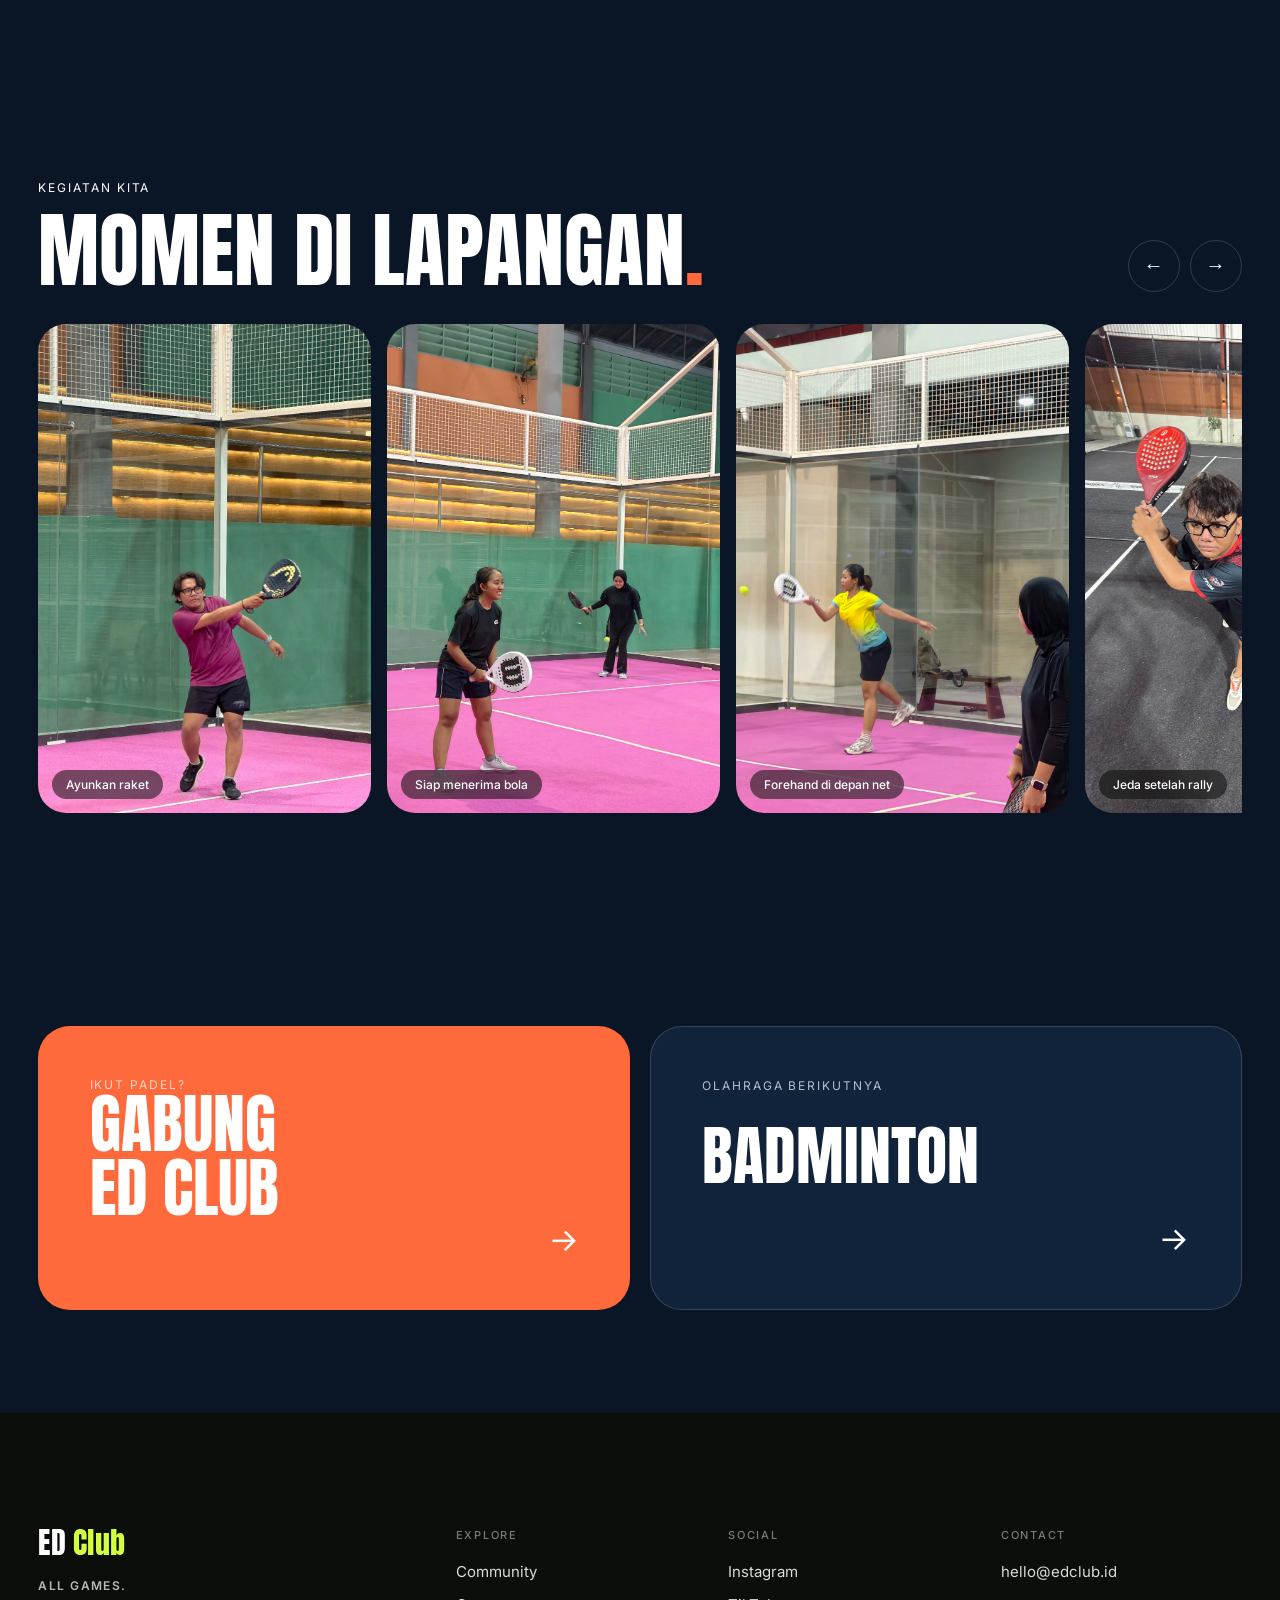
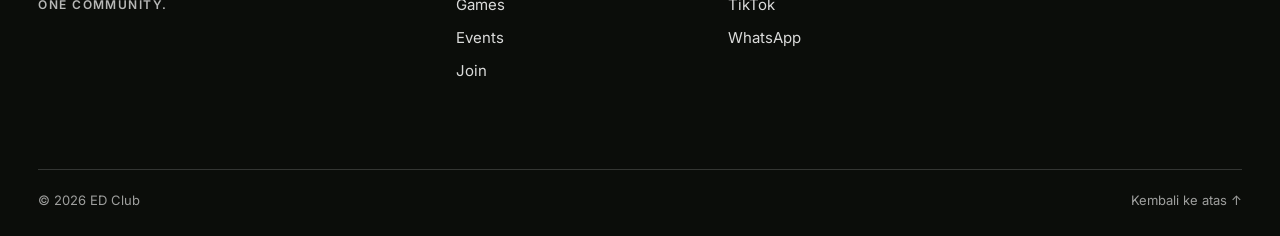
<file: padel.html>
<!doctype html>
<html lang="id">
<head>
  <meta charset="utf-8">
  <meta name="viewport" content="width=device-width, initial-scale=1">
  <title>Padel — ED Club</title>
  <meta name="description" content="Padel bersama ED Club: main double di lapangan berdinding, cocok untuk semua level.">
  <meta name="theme-color" content="#0a1626">
  <link rel="icon" href="favicon.svg" type="image/svg+xml">
  <meta property="og:type" content="website">
  <meta property="og:locale" content="id_ID">
  <meta property="og:site_name" content="ED Club">
  <meta property="og:title" content="Padel bersama ED Club">
  <meta property="og:description" content="Padel bersama ED Club: main double di lapangan berdinding, cocok untuk semua level.">
  <meta property="og:image" content="assets/images/hero.webp">
  <meta name="twitter:card" content="summary_large_image">
  <link rel="preconnect" href="https://fonts.googleapis.com">
  <link rel="preconnect" href="https://fonts.gstatic.com" crossorigin>
  <link href="https://fonts.googleapis.com/css2?family=Anton&family=Inter:wght@400;500;600&display=swap" rel="stylesheet">
  <link rel="stylesheet" href="style.css">
  <link rel="stylesheet" href="sport.css">
</head>
<body class="is-loading sp sp-padel">

  <div class="loader" aria-hidden="true">
    <span class="loader__word"><span>English Day</span><span>Social Club<i>.</i></span></span>
  </div>

  <header class="nav">
    <a class="logo" href="index.html#home" aria-label="ED Club">ED<span>Club</span></a>
    <nav class="pill" aria-label="Utama">
      <a class="pill__link" href="index.html#home">Home</a>
      <a class="pill__link is-active" href="index.html#games">Games</a>
      <a class="pill__link" href="index.html#about">Community</a>
      <a class="pill__link" href="index.html#events">Events</a>
      <a class="pill__link" href="index.html#join">Join</a>
    </nav>
    <button class="burger" type="button" aria-label="Buka menu" aria-expanded="false" aria-controls="menu"><span></span><span></span></button>
  </header>

  <div class="menu" id="menu">
    <nav aria-label="Menu mobile">
      <a href="index.html#home" style="--i:0">Home</a>
      <a href="index.html#games" style="--i:1">Games</a>
      <a href="index.html#about" style="--i:2">Community</a>
      <a href="index.html#events" style="--i:3">Events</a>
      <a href="index.html#join" style="--i:4">Join</a>
    </nav>
  </div>

  <main>

    <section class="pd-hero">
      <div class="pd-hero__text">
        <p class="sp-eyebrow reveal" style="--d:.9s">Court · Double · Seru</p>
        <h1 class="pd-title" aria-label="Padel"><span>PA</span><span>DEL</span></h1>
        <p class="sp-lead reveal" style="--d:1.4s">Olahraga raket yang main berempat di lapangan berdinding. Mudah dipelajari, susah berhenti, dan paling asyik dimainkan bareng teman-teman ED Club.</p>
        <div class="sp-actions reveal" style="--d:1.6s">
          <a class="sp-btn" href="index.html#join">Gabung main <svg viewBox="0 0 24 24" aria-hidden="true"><path d="M5 12h14M13 6l6 6-6 6"/></svg></a>
          <a class="sp-back" href="index.html#games">← Semua olahraga</a>
        </div>
        <i class="pd-ballshadow" aria-hidden="true"></i><i class="pd-ball" aria-hidden="true"></i>
      </div>
      <div class="pd-hero__photo">
        <img data-hero-img src="assets/images/padel.webp" alt="Pemain padel duduk di depan net dengan raket" fetchpriority="high">
        <svg class="pd-court" viewBox="0 0 100 130" aria-hidden="true">
          <rect x="0" y="0" width="100" height="130" pathLength="1"/>
          <line x1="0" y1="65" x2="100" y2="65" pathLength="1"/>
          <line x1="0" y1="30" x2="100" y2="30" pathLength="1"/>
          <line x1="0" y1="100" x2="100" y2="100" pathLength="1"/>
          <line x1="50" y1="30" x2="50" y2="100" pathLength="1"/>
        </svg>
      </div>
    </section>


    <section class="sp-sec">
      <span class="sp-eyebrow" data-reveal>Di lapangan</span>
      <h2 class="sp-h2" data-reveal>Pantulan dinding<br>bikin seru<em style="color:var(--acc);font-style:normal">.</em></h2>
      <div class="pd-arena" data-reveal>
      <svg viewBox="0 -40 800 346" role="img" aria-label="Nanda Qon dan Oscar bermain padel di lapangan berdinding kaca">
        <defs>
          <linearGradient id="pdBg" x1="0" y1="0" x2="0" y2="1"><stop offset="0" stop-color="#0d2140"/><stop offset="1" stop-color="#173a63"/></linearGradient>
          <linearGradient id="pdFloor" x1="0" y1="0" x2="0" y2="1"><stop offset="0" stop-color="#2b8fd6"/><stop offset="1" stop-color="#14508f"/></linearGradient>
          <linearGradient id="pdGlass" x1="0" y1="0" x2="1" y2="1"><stop offset="0" stop-color="#bfe6ff" stop-opacity=".32"/><stop offset="1" stop-color="#bfe6ff" stop-opacity=".08"/></linearGradient>
          <pattern id="pdMesh" width="8" height="8" patternUnits="userSpaceOnUse"><path d="M0 0H8M0 0V8" stroke="rgba(255,255,255,.35)" stroke-width="1"/></pattern>
          <pattern id="pdNet" width="7" height="7" patternUnits="userSpaceOnUse"><path d="M0 0H7M0 0V7" stroke="rgba(255,255,255,.75)" stroke-width="1"/></pattern>
        </defs>
        <rect x="0" y="-40" width="800" height="346" fill="url(#pdBg)"/>
        <g opacity=".5"><circle cx="150" cy="-18" r="46" fill="#ff6a3d" opacity=".25"/><circle cx="650" cy="-18" r="46" fill="#ff6a3d" opacity=".25"/></g>
        <rect x="20" y="40" width="760" height="218" fill="url(#pdMesh)" opacity=".5"/>
        <rect x="26" y="70" width="18" height="190" fill="url(#pdGlass)" stroke="rgba(255,255,255,.55)" stroke-width="2"/><rect x="756" y="70" width="18" height="190" fill="url(#pdGlass)" stroke="rgba(255,255,255,.55)" stroke-width="2"/>
        <rect x="26" y="40" width="18" height="32" fill="url(#pdMesh)" stroke="rgba(255,255,255,.55)" stroke-width="2"/><rect x="756" y="40" width="18" height="32" fill="url(#pdMesh)" stroke="rgba(255,255,255,.55)" stroke-width="2"/>
        <rect x="0" y="258" width="800" height="48" fill="url(#pdFloor)"/><line x1="0" y1="258" x2="800" y2="258" stroke="rgba(255,255,255,.6)" stroke-width="2"/>
        <g fill="#fff" opacity=".9"><rect x="150" y="262" width="4" height="22" rx="2"/><rect x="398" y="262" width="4" height="22" rx="2"/><rect x="646" y="262" width="4" height="22" rx="2"/></g>
        <rect x="396" y="176" width="8" height="84" fill="#dfe6ff"/><rect x="391" y="180" width="18" height="70" fill="url(#pdNet)"/><rect x="388" y="174" width="24" height="7" rx="3" fill="#fff"/>
        <g transform="translate(210,0)"><g><animateTransform attributeName="transform" type="translate" dur="3.4s" repeatCount="indefinite" values="0 -6;0 0;0 0;0 -6" keyTimes="0;.1;.9;1"/>
        <line x1="-8" y1="196" x2="-14" y2="254" stroke="#e7a468" stroke-width="15" stroke-linecap="round"/><line x1="9" y1="196" x2="16" y2="254" stroke="#e7a468" stroke-width="15" stroke-linecap="round"/>
        <ellipse cx="-14" cy="257" rx="15" ry="6" fill="#fff"/><ellipse cx="18" cy="257" rx="15" ry="6" fill="#fff"/><rect x="-23" y="184" width="46" height="24" rx="8" fill="#243a6b"/><line x1="-17" y1="136" x2="-30" y2="174" stroke="#e7a468" stroke-width="11" stroke-linecap="round"/><circle cx="-30" cy="175" r="6.5" fill="#e7a468"/>
        <rect x="-24" y="122" width="48" height="72" rx="14" fill="#ff7aa2"/><rect x="-24" y="170" width="48" height="12" fill="#b03a63" opacity=".35"/>
        <g transform="translate(16,134)"><g><animateTransform attributeName="transform" type="rotate" dur="3.4s" repeatCount="indefinite" values="55;110;10;10;-50;55" keyTimes="0;.1;.25;.85;.93;1"/>
          <line x1="0" y1="0" x2="0" y2="-40" stroke="#e7a468" stroke-width="11" stroke-linecap="round"/><circle cx="0" cy="-41" r="7" fill="#e7a468"/><line x1="0" y1="-42" x2="0" y2="-68" stroke="#1b1b1b" stroke-width="6" stroke-linecap="round"/><rect x="-17" y="-106" width="34" height="40" rx="15" fill="#1f2a44" stroke="#ff6a3d" stroke-width="3.5"/><circle cx="-8" cy="-96" r="1.8" fill="#ff6a3d"/><circle cx="-8" cy="-88" r="1.8" fill="#ff6a3d"/><circle cx="-8" cy="-80" r="1.8" fill="#ff6a3d"/><circle cx="0" cy="-96" r="1.8" fill="#ff6a3d"/><circle cx="0" cy="-88" r="1.8" fill="#ff6a3d"/><circle cx="0" cy="-80" r="1.8" fill="#ff6a3d"/><circle cx="8" cy="-96" r="1.8" fill="#ff6a3d"/><circle cx="8" cy="-88" r="1.8" fill="#ff6a3d"/><circle cx="8" cy="-80" r="1.8" fill="#ff6a3d"/></g></g><image href="assets/images/padel-nanda.webp" x="-28.5" y="46" width="57" height="78" preserveAspectRatio="xMidYMid meet"/></g></g><g transform="translate(590,0) scale(-1,1)"><g><animateTransform attributeName="transform" type="translate" dur="3.4s" repeatCount="indefinite" values="0 0;0 0;0 -6;0 0;0 0" keyTimes="0;.35;.397;.45;1"/>
        <line x1="-8" y1="196" x2="-14" y2="254" stroke="#e7a468" stroke-width="15" stroke-linecap="round"/><line x1="9" y1="196" x2="16" y2="254" stroke="#e7a468" stroke-width="15" stroke-linecap="round"/>
        <ellipse cx="-14" cy="257" rx="15" ry="6" fill="#fff"/><ellipse cx="18" cy="257" rx="15" ry="6" fill="#fff"/><rect x="-23" y="184" width="46" height="24" rx="8" fill="#1b2a44"/><line x1="-17" y1="136" x2="-30" y2="174" stroke="#e7a468" stroke-width="11" stroke-linecap="round"/><circle cx="-30" cy="175" r="6.5" fill="#e7a468"/>
        <rect x="-24" y="122" width="48" height="72" rx="14" fill="#ff8a2a"/><rect x="-24" y="170" width="48" height="12" fill="#a64d00" opacity=".35"/>
        <g transform="translate(16,134)"><g><animateTransform attributeName="transform" type="rotate" dur="3.4s" repeatCount="indefinite" values="10;-50;55;110;10;10" keyTimes="0;.3;.397;.47;.6;1"/>
          <line x1="0" y1="0" x2="0" y2="-40" stroke="#e7a468" stroke-width="11" stroke-linecap="round"/><circle cx="0" cy="-41" r="7" fill="#e7a468"/><line x1="0" y1="-42" x2="0" y2="-68" stroke="#1b1b1b" stroke-width="6" stroke-linecap="round"/><rect x="-17" y="-106" width="34" height="40" rx="15" fill="#1f2a44" stroke="#ff6a3d" stroke-width="3.5"/><circle cx="-8" cy="-96" r="1.8" fill="#ff6a3d"/><circle cx="-8" cy="-88" r="1.8" fill="#ff6a3d"/><circle cx="-8" cy="-80" r="1.8" fill="#ff6a3d"/><circle cx="0" cy="-96" r="1.8" fill="#ff6a3d"/><circle cx="0" cy="-88" r="1.8" fill="#ff6a3d"/><circle cx="0" cy="-80" r="1.8" fill="#ff6a3d"/><circle cx="8" cy="-96" r="1.8" fill="#ff6a3d"/><circle cx="8" cy="-88" r="1.8" fill="#ff6a3d"/><circle cx="8" cy="-80" r="1.8" fill="#ff6a3d"/></g></g><image href="assets/images/padel-oscar.webp" x="-30.0" y="46" width="60" height="78" preserveAspectRatio="xMidYMid meet"/></g></g>
        <g><circle r="9" fill="#e9ff4a" stroke="#b3cc00" stroke-width="1.5"/><path d="M-8 -3 Q 0 3 8 -3" fill="none" stroke="#fff" stroke-width="1.6"/>
        <animateMotion id="p1" dur=".9s" begin="0s;p5.end" fill="freeze" path="M288 92 Q 380 20 470 248" calcMode="spline" keyTimes="0;1" keySplines=".3 .1 .7 1"/>
        <animateMotion id="p2" dur=".45s" begin="p1.end" fill="freeze" path="M470 248 Q 497 150 512 92" calcMode="spline" keyTimes="0;1" keySplines=".2 .7 .5 1"/>
        <animateMotion id="p3" dur="1.1s" begin="p2.end" fill="freeze" path="M512 92 Q 360 10 150 248" calcMode="spline" keyTimes="0;1" keySplines=".3 .1 .7 1"/>
        <animateMotion id="p4" dur=".4s" begin="p3.end" fill="freeze" path="M150 248 Q 66 232 48 158" calcMode="spline" keyTimes="0;1" keySplines=".2 .7 .5 1"/>
        <animateMotion id="p5" dur=".55s" begin="p4.end" fill="freeze" path="M48 158 Q 150 190 288 92" calcMode="spline" keyTimes="0;1" keySplines=".4 .1 .6 .9"/></g>
        <g transform="translate(210,-8)"><rect x="-68.25" y="-17" width="136.5" height="32" rx="16" fill="#ff9bbb"/><path d="M-6 15 L0 24 L6 15Z" fill="#ff9bbb"/><text text-anchor="middle" y="6" font-family="Inter,sans-serif" font-size="19" font-weight="700" fill="#0b1626">Nanda Qon</text></g><g transform="translate(590,-8)"><rect x="-43.25" y="-17" width="86.5" height="32" rx="16" fill="#ffb14a"/><path d="M-6 15 L0 24 L6 15Z" fill="#ffb14a"/><text text-anchor="middle" y="6" font-family="Inter,sans-serif" font-size="19" font-weight="700" fill="#0b1626">Oscar</text></g>
      </svg>
      </div>
    </section>
    <section class="sp-sec">
      <span class="sp-eyebrow" data-reveal>Kenapa padel</span>
      <h2 class="sp-h2" data-reveal>Cepat paham,<br>langsung ketagihan.</h2>
      <div class="pd-facts">
        <article class="pd-fact" data-reveal><b data-count="4">0</b><h3>Pemain, satu lapangan</h3><p>Padel dimainkan secara double. Dua lawan dua, jadi selalu ada teman satu tim.</p></article>
        <article class="pd-fact" data-reveal style="--d:.1s"><b data-count="4">0</b><h3>Dinding ikut bermain</h3><p>Bola boleh memantul di dinding kaca dan jaring setelah memantul di lantai, sehingga rally lebih panjang.</p></article>
        <article class="pd-fact" data-reveal style="--d:.2s"><b data-count="1">0</b><h3>Servis dari bawah</h3><p>Servis dilakukan underhand, lebih ramah untuk pemula dibanding olahraga raket lain.</p></article>
      </div>
    </section>

    <section class="sp-sec">
      <span class="sp-eyebrow" data-reveal>Level main</span>
      <h2 class="sp-h2" data-reveal>Semua boleh ikut<em style="color:var(--acc);font-style:normal">.</em></h2>
      <div class="pd-levels" data-tabs data-reveal>
        <div class="pd-levels__tabs" role="tablist">
          <button type="button" data-tab="a" aria-selected="true">Pemula</button>
          <button type="button" data-tab="b" aria-selected="false">Menengah</button>
          <button type="button" data-tab="c" aria-selected="false">Lanjut</button>
        </div>
        <div>
          <div class="pd-levels__panel is-on" data-panel="a">Baru pertama pegang raket? Kita mulai dari pukulan dasar dan permainan santai. Tidak ada tekanan, yang penting kamu menikmati.</div>
          <div class="pd-levels__panel" data-panel="b">Sudah paham aturan dan bisa rally? Waktunya latihan posisi, pukulan dari dinding, dan main game penuh.</div>
          <div class="pd-levels__panel" data-panel="c">Siap bermain lebih cepat dan taktis. Cocok untuk yang ingin tanding dan mengasah strategi bersama pemain sepadan.</div>
        </div>
      </div>
      <dl class="sp-info" data-reveal>
        <div><dt>Level</dt><dd>Semua level</dd></div>
        <div><dt>Jadwal</dt><dd>Diumumkan di grup komunitas</dd></div>
        <div><dt>Bawa</dt><dd>Sepatu olahraga, botol minum</dd></div>
      </dl>
    </section>

    <section class="sp-sec">
      <div class="pd-gallery__head">
        <div><span class="sp-eyebrow" data-reveal>Kegiatan kita</span><h2 class="sp-h2" data-reveal>Momen di lapangan<em style="color:var(--acc);font-style:normal">.</em></h2></div>
        <div class="pd-arrows"><button type="button" data-scroll="-1" data-target="#pdStrip" aria-label="Sebelumnya">←</button><button type="button" data-scroll="1" data-target="#pdStrip" aria-label="Berikutnya">→</button></div>
      </div>
      <div class="pd-strip drag" id="pdStrip">
        <figure class="shot" style="--pos:50% 62%"><img src="assets/images/padel-court-01.webp" alt="Pemain ED Club melakukan pukulan di lapangan padel berwarna merah muda" width="938" height="1666" loading="lazy"><figcaption>Ayunkan raket</figcaption></figure>
        <figure class="shot" style="--pos:50% 64%"><img src="assets/images/padel-court-02.webp" alt="Dua pemain wanita bersiap menerima bola di lapangan padel" width="938" height="1666" loading="lazy"><figcaption>Siap menerima bola</figcaption></figure>
        <figure class="shot" style="--pos:50% 58%"><img src="assets/images/padel-court-03.webp" alt="Pemain ED Club mengembalikan bola saat bermain padel" width="1250" height="1666" loading="lazy"><figcaption>Forehand di depan net</figcaption></figure>
        <figure class="shot" style="--pos:50% 55%"><img src="assets/images/padel-court-04.webp" alt="Dua anggota ED Club berpose santai di lapangan padel" width="1250" height="1666" loading="lazy"><figcaption>Jeda setelah rally</figcaption></figure>
        <figure class="shot" style="--pos:50% 64%"><img src="assets/images/padel-court-05.webp" alt="Pemain ED Club memukul bola di lapangan padel" width="938" height="1666" loading="lazy"><figcaption>Fokus ke bola</figcaption></figure>
        <figure class="shot" style="--pos:50% 58%"><img src="assets/images/padel-court-06.webp" alt="Pemain ED Club berbaring di lapangan sambil memegang raket padel" width="1250" height="1666" loading="lazy"><figcaption>Rehat setelah main</figcaption></figure>
      </div>
    </section>

    <section class="sp-end">
      <a class="sp-end__join" href="index.html#join" data-reveal><small>Ikut Padel?</small><strong>Gabung<br>ED Club</strong><i>→</i></a>
      <a class="sp-end__next" href="badminton.html" data-reveal style="--d:.1s"><small>Olahraga berikutnya</small><strong>Badminton</strong><i>→</i></a>
    </section>
  </main>

  <footer class="footer">
    <div class="footer__grid">
      <div class="footer__brand">
        <a class="logo" href="index.html#home" aria-label="ED Club">ED<span>Club</span></a>
        <p>All Games.<br>One Community.</p>
      </div>
      <nav class="footer__col" aria-label="Jelajahi">
        <h4>Explore</h4>
        <a href="index.html#about">Community</a>
        <a href="index.html#games">Games</a>
        <a href="index.html#events">Events</a>
        <a href="index.html#join">Join</a>
      </nav>
      <nav class="footer__col" aria-label="Sosial media">
        <h4>Social</h4>
        <a href="#">Instagram</a>
        <a href="#">TikTok</a>
        <a href="#">WhatsApp</a>
      </nav>
      <div class="footer__col">
        <h4>Contact</h4>
        <a href="mailto:hello@edclub.id">hello@edclub.id</a>
      </div>
    </div>
    <div class="footer__bar">
      <span>© 2026 ED Club</span>
      <a href="#" class="totop">Kembali ke atas ↑</a>
    </div>
  </footer>

  <script src="cursor.js"></script>
  <script src="nav.js"></script>
  <script src="sport.js"></script>
</body>
</html>
</file>
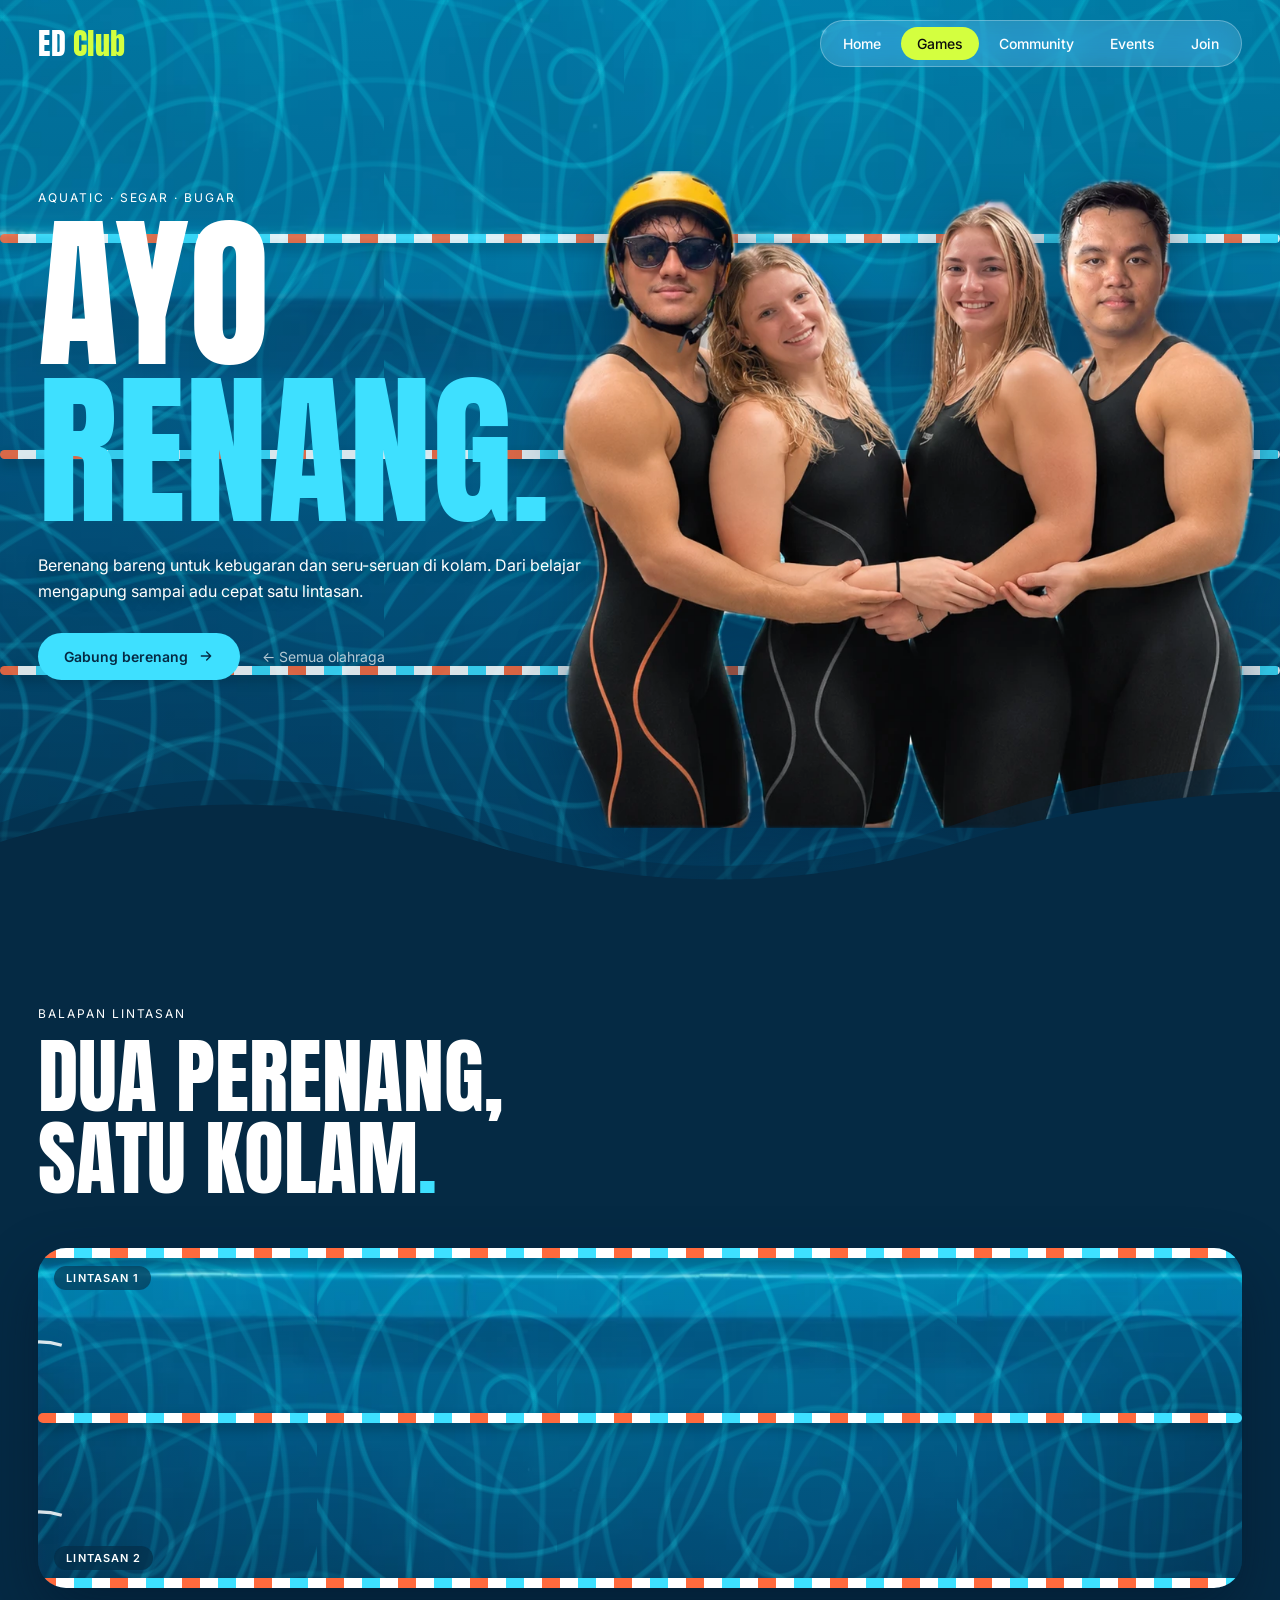
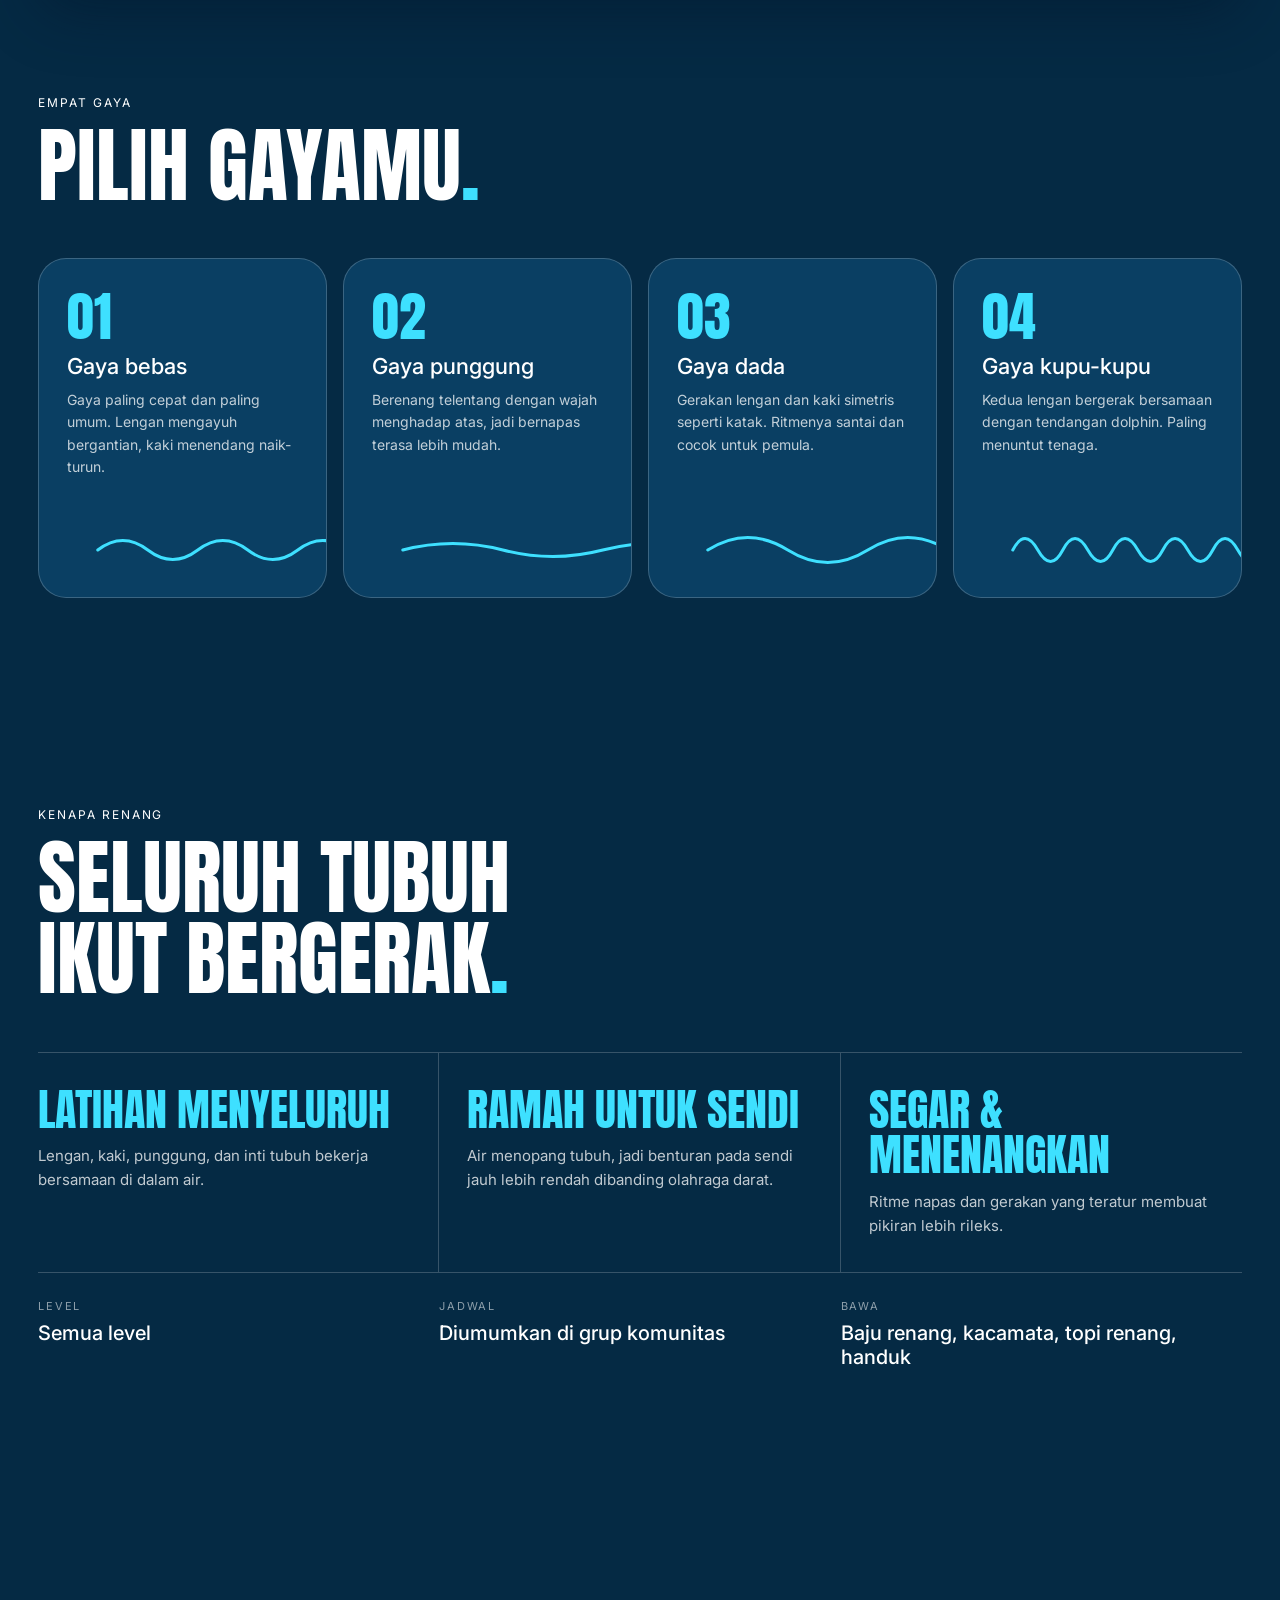
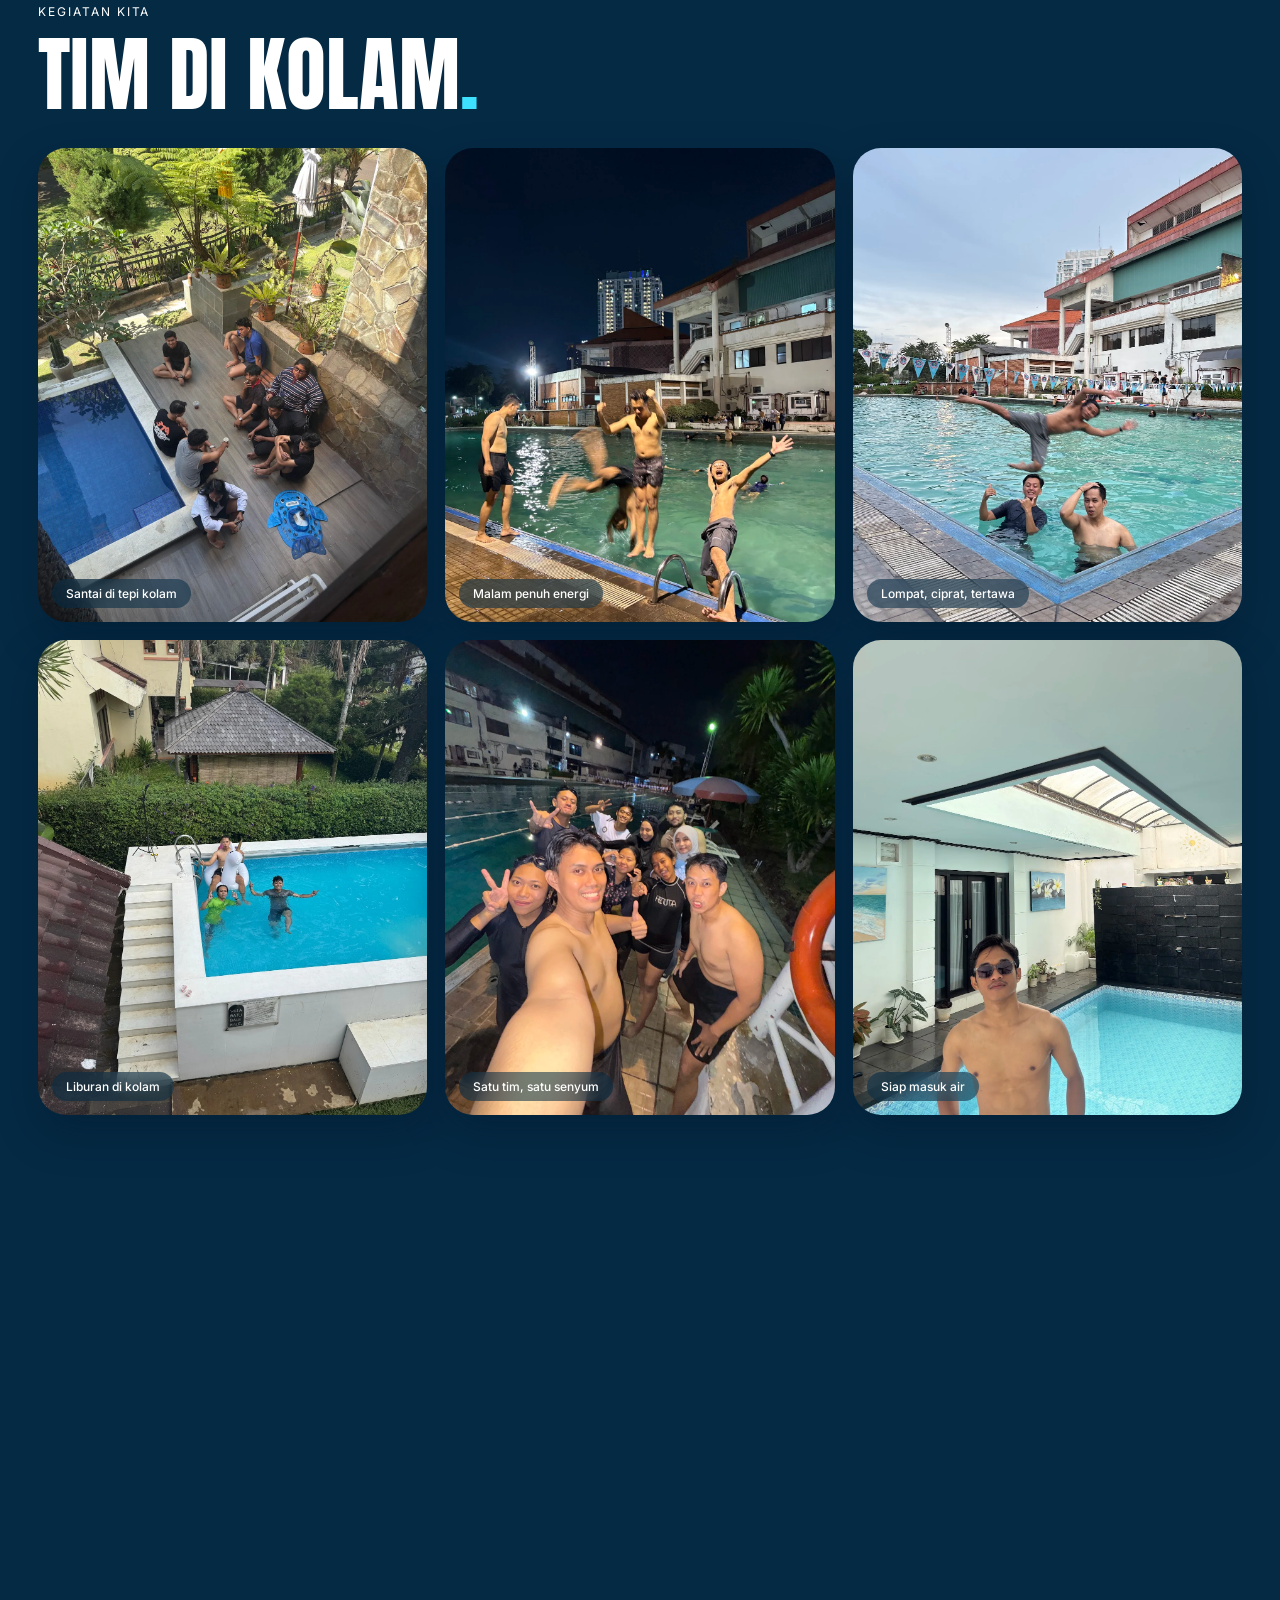
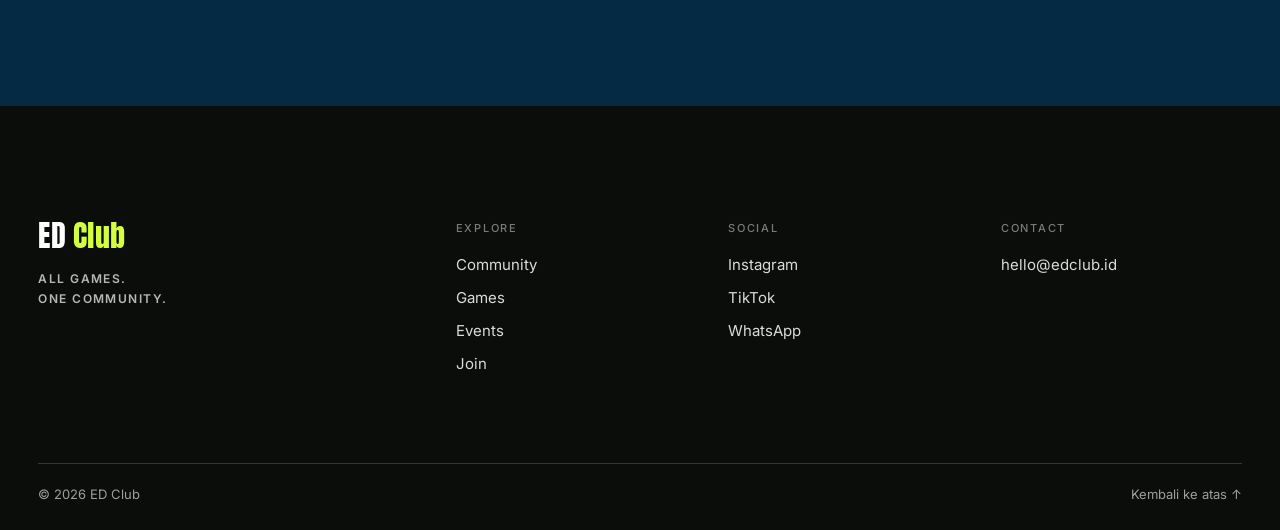
<file: renang.html>
<!doctype html>
<html lang="id">
<head>
  <meta charset="utf-8">
  <meta name="viewport" content="width=device-width, initial-scale=1">
  <title>Renang — ED Club</title>
  <meta name="description" content="Renang bersama ED Club: berenang bareng untuk kebugaran dan seru-seruan di kolam.">
  <meta name="theme-color" content="#052a44">
  <link rel="icon" href="favicon.svg" type="image/svg+xml">
  <meta property="og:type" content="website">
  <meta property="og:locale" content="id_ID">
  <meta property="og:site_name" content="ED Club">
  <meta property="og:title" content="Renang bersama ED Club">
  <meta property="og:description" content="Renang bersama ED Club: berenang bareng untuk kebugaran dan seru-seruan di kolam.">
  <meta property="og:image" content="assets/images/hero.webp">
  <meta name="twitter:card" content="summary_large_image">
  <link rel="preconnect" href="https://fonts.googleapis.com">
  <link rel="preconnect" href="https://fonts.gstatic.com" crossorigin>
  <link href="https://fonts.googleapis.com/css2?family=Anton&family=Inter:wght@400;500;600&display=swap" rel="stylesheet">
  <link rel="stylesheet" href="style.css">
  <link rel="stylesheet" href="sport.css">
</head>
<body class="is-loading sp sp-renang">

  <div class="loader" aria-hidden="true">
    <span class="loader__word"><span>English Day</span><span>Social Club<i>.</i></span></span>
  </div>

  <header class="nav">
    <a class="logo" href="index.html#home" aria-label="ED Club">ED<span>Club</span></a>
    <nav class="pill" aria-label="Utama">
      <a class="pill__link" href="index.html#home">Home</a>
      <a class="pill__link is-active" href="index.html#games">Games</a>
      <a class="pill__link" href="index.html#about">Community</a>
      <a class="pill__link" href="index.html#events">Events</a>
      <a class="pill__link" href="index.html#join">Join</a>
    </nav>
    <button class="burger" type="button" aria-label="Buka menu" aria-expanded="false" aria-controls="menu"><span></span><span></span></button>
  </header>

  <div class="menu" id="menu">
    <nav aria-label="Menu mobile">
      <a href="index.html#home" style="--i:0">Home</a>
      <a href="index.html#games" style="--i:1">Games</a>
      <a href="index.html#about" style="--i:2">Community</a>
      <a href="index.html#events" style="--i:3">Events</a>
      <a href="index.html#join" style="--i:4">Join</a>
    </nav>
  </div>

  <main>

    <section class="rn-hero">
      <img class="rn-bg" data-hero-img src="assets/images/kolam.webp" alt="" fetchpriority="high">
      <i class="rn-caustic" aria-hidden="true"></i><i class="rn-caustic rn-caustic--b" aria-hidden="true"></i>
      <div class="rn-lanes" aria-hidden="true"><i></i><i></i><i></i></div>
      <div class="rn-text">
        <p class="sp-eyebrow reveal" style="--d:.9s">Aquatic · Segar · Bugar</p>
        <h1 class="rn-title" aria-label="Ayo Renang"><span class="line"><span class="line__in" style="--d:1s">Ayo</span></span><span class="line"><span class="line__in" style="--d:1.12s"><em>Renang.</em></span></span></h1>
        <p class="sp-lead reveal" style="--d:1.5s">Berenang bareng untuk kebugaran dan seru-seruan di kolam. Dari belajar mengapung sampai adu cepat satu lintasan.</p>
        <div class="sp-actions reveal" style="--d:1.7s">
          <a class="sp-btn" href="index.html#join">Gabung berenang <svg viewBox="0 0 24 24" aria-hidden="true"><path d="M5 12h14M13 6l6 6-6 6"/></svg></a>
          <a class="sp-back" href="index.html#games">← Semua olahraga</a>
        </div>
      </div>
      <img class="rn-team" src="assets/images/renang-tim.webp" alt="Empat perenang ED Club berpose bersama dengan baju renang hitam">
      <svg class="rn-wave rn-wave--back" viewBox="0 0 2880 130" preserveAspectRatio="none" aria-hidden="true"><path d="M0 70 C 180 20 360 20 540 70 S 900 120 1080 70 S 1440 20 1440 20 L1440 130 L0 130 Z M1440 70 C 1620 20 1800 20 1980 70 S 2340 120 2520 70 S 2880 20 2880 20 L2880 130 L1440 130 Z"/></svg><svg class="rn-wave" viewBox="0 0 2880 130" preserveAspectRatio="none" aria-hidden="true"><path d="M0 70 C 180 20 360 20 540 70 S 900 120 1080 70 S 1440 20 1440 20 L1440 130 L0 130 Z M1440 70 C 1620 20 1800 20 1980 70 S 2340 120 2520 70 S 2880 20 2880 20 L2880 130 L1440 130 Z"/></svg>
    </section>


    <section class="sp-sec rn-race-sec">
      <span class="sp-eyebrow" data-reveal>Balapan lintasan</span>
      <h2 class="sp-h2" data-reveal>Dua perenang,<br>satu kolam<em style="color:var(--acc);font-style:normal">.</em></h2>
      <div class="rn-pool" data-reveal>
        <i class="rn-caustic" aria-hidden="true"></i><i class="rn-caustic rn-caustic--b" aria-hidden="true"></i>
        <i class="rope rope--1" aria-hidden="true"></i><i class="rope rope--2" aria-hidden="true"></i><i class="rope rope--3" aria-hidden="true"></i>
        <span class="lane-tag lane-tag--1">Lintasan 1</span><span class="lane-tag lane-tag--2">Lintasan 2</span>
        <div class="swimmer swimmer--1" aria-hidden="true">
          <svg viewBox="0 0 240 110" role="img" aria-label="Perenang pertama berenang gaya bebas">
            <defs><clipPath id="above1"><rect x="-40" y="-80" width="340" height="144"/></clipPath></defs>
            <path d="M18 66 Q62 50 112 54 L112 66Z" fill="#14202b"/>
            <g clip-path="url(#above1)">
              <g class="arm arm--b"><line x1="112" y1="58" x2="176" y2="58" stroke="#c98650" stroke-width="11" stroke-linecap="round"/><circle cx="178" cy="58" r="8" fill="#c98650"/></g>
              <g class="arm"><line x1="112" y1="58" x2="176" y2="58" stroke="#e7a468" stroke-width="11" stroke-linecap="round"/><circle cx="178" cy="58" r="8" fill="#e7a468"/></g>
            </g>
            <image href="assets/images/perenang-a.webp" x="100" y="-8" width="52" height="72" preserveAspectRatio="xMidYMid meet"/>
            <path d="M-10 66 Q 10 60 30 66 T 70 66 T 110 66 T 150 66 T 190 66 T 230 66 T 270 66" fill="none" stroke="rgba(255,255,255,.85)" stroke-width="3"/>
            <path d="M-10 74 Q 10 69 30 74 T 70 74 T 110 74 T 150 74 T 190 74 T 230 74" fill="none" stroke="rgba(255,255,255,.35)" stroke-width="2"/>
            <g class="kick"><circle cx="16" cy="62" r="5" fill="#fff"/><circle cx="6" cy="57" r="3.5" fill="#fff"/><circle cx="27" cy="56" r="3" fill="#fff"/></g>
          </svg>
          <span class="swimmer__name">Mba Faisal</span>
        </div>
        <div class="swimmer swimmer--2" aria-hidden="true">
          <svg viewBox="0 0 240 110" role="img" aria-label="Perenang berhelm kuning berenang gaya bebas sambil menggendong penumpang berhijab biru di punggungnya">
            <defs><clipPath id="above2"><rect x="-40" y="-80" width="340" height="144"/></clipPath></defs>
            <path d="M18 66 Q62 50 112 54 L112 66Z" fill="#14202b"/>
            <rect x="56" y="38" width="40" height="30" rx="13" fill="#ff7aa2"/>
            <image href="assets/images/perenang-c.webp" x="49" y="-8" width="52" height="54" preserveAspectRatio="xMidYMid meet"/>
            <g clip-path="url(#above2)">
              <g class="arm arm--b"><line x1="112" y1="58" x2="176" y2="58" stroke="#c98650" stroke-width="11" stroke-linecap="round"/><circle cx="178" cy="58" r="8" fill="#c98650"/></g>
              <g class="arm"><line x1="112" y1="58" x2="176" y2="58" stroke="#e7a468" stroke-width="11" stroke-linecap="round"/><circle cx="178" cy="58" r="8" fill="#e7a468"/></g>
            </g>
            <image href="assets/images/perenang-b.webp" x="100" y="-8" width="52" height="72" preserveAspectRatio="xMidYMid meet"/>
            <g><line x1="86" y1="48" x2="114" y2="57" stroke="#e7a468" stroke-width="8" stroke-linecap="round"/><circle cx="115" cy="58" r="5.5" fill="#e7a468"/>
               <line x1="92" y1="52" x2="108" y2="60" stroke="#d08f57" stroke-width="7" stroke-linecap="round"/><circle cx="110" cy="61" r="5" fill="#d08f57"/></g>
            <path d="M-10 66 Q 10 60 30 66 T 70 66 T 110 66 T 150 66 T 190 66 T 230 66 T 270 66" fill="none" stroke="rgba(255,255,255,.85)" stroke-width="3"/>
            <path d="M-10 74 Q 10 69 30 74 T 70 74 T 110 74 T 150 74 T 190 74 T 230 74" fill="none" stroke="rgba(255,255,255,.35)" stroke-width="2"/>
            <g class="kick"><circle cx="16" cy="62" r="5" fill="#fff"/><circle cx="6" cy="57" r="3.5" fill="#fff"/><circle cx="27" cy="56" r="3" fill="#fff"/></g>
          </svg>
          <span class="swimmer__name">Mas Robby</span>
          <span class="swimmer__cheer">Semangat Mas Robby 🎉</span>
        </div>
      </div>
    </section>
    <section class="sp-sec">
      <span class="sp-eyebrow" data-reveal>Empat gaya</span>
      <h2 class="sp-h2" data-reveal>Pilih gayamu<em style="color:var(--acc);font-style:normal">.</em></h2>
      <div class="rn-styles">
        <article class="rn-style" data-reveal style="--d:0.00s"><b>01</b><h3>Gaya bebas</h3><p>Gaya paling cepat dan paling umum. Lengan mengayuh bergantian, kaki menendang naik-turun.</p><svg viewBox="0 0 400 46" aria-hidden="true"><path d="M0 23 Q 25 4 50 23 T 100 23 T 150 23 T 200 23 T 250 23 T 300 23 T 350 23 T 400 23"/></svg></article>
        <article class="rn-style" data-reveal style="--d:0.08s"><b>02</b><h3>Gaya punggung</h3><p>Berenang telentang dengan wajah menghadap atas, jadi bernapas terasa lebih mudah.</p><svg viewBox="0 0 400 46" aria-hidden="true"><path d="M0 23 Q 50 10 100 23 T 200 23 T 300 23 T 400 23"/></svg></article>
        <article class="rn-style" data-reveal style="--d:0.16s"><b>03</b><h3>Gaya dada</h3><p>Gerakan lengan dan kaki simetris seperti katak. Ritmenya santai dan cocok untuk pemula.</p><svg viewBox="0 0 400 46" aria-hidden="true"><path d="M0 23 Q 40 -2 80 23 T 160 23 T 240 23 T 320 23 T 400 23"/></svg></article>
        <article class="rn-style" data-reveal style="--d:0.24s"><b>04</b><h3>Gaya kupu-kupu</h3><p>Kedua lengan bergerak bersamaan dengan tendangan dolphin. Paling menuntut tenaga.</p><svg viewBox="0 0 400 46" aria-hidden="true"><path d="M0 23 Q 12 0 25 23 T 50 23 T 75 23 T 100 23 T 125 23 T 150 23 T 175 23 T 200 23 T 225 23 T 250 23 T 275 23 T 300 23 T 325 23 T 350 23 T 375 23 T 400 23"/></svg></article>
      </div>
    </section>

    <section class="sp-sec">
      <span class="sp-eyebrow" data-reveal>Kenapa renang</span>
      <h2 class="sp-h2" data-reveal>Seluruh tubuh<br>ikut bergerak<em style="color:var(--acc);font-style:normal">.</em></h2>
      <div class="rn-why" data-reveal>
        <div><h3>Latihan menyeluruh</h3><p>Lengan, kaki, punggung, dan inti tubuh bekerja bersamaan di dalam air.</p></div>
        <div><h3>Ramah untuk sendi</h3><p>Air menopang tubuh, jadi benturan pada sendi jauh lebih rendah dibanding olahraga darat.</p></div>
        <div><h3>Segar &amp; menenangkan</h3><p>Ritme napas dan gerakan yang teratur membuat pikiran lebih rileks.</p></div>
      </div>
      <dl class="sp-info" data-reveal>
        <div><dt>Level</dt><dd>Semua level</dd></div>
        <div><dt>Jadwal</dt><dd>Diumumkan di grup komunitas</dd></div>
        <div><dt>Bawa</dt><dd>Baju renang, kacamata, topi renang, handuk</dd></div>
      </dl>
    </section>

    <section class="sp-sec">
      <span class="sp-eyebrow" data-reveal>Kegiatan kita</span>
      <h2 class="sp-h2" data-reveal>Tim di kolam<em style="color:var(--acc);font-style:normal">.</em></h2>
      <div class="rn-tiles" data-reveal>
        <figure class="rn-tile" style="--pos:50% 62%"><img src="assets/images/swimming-team-01.webp" alt="Anggota ED Club bersantai bersama di tepi kolam" width="1250" height="1666" loading="lazy"><figcaption>Santai di tepi kolam</figcaption></figure>
        <figure class="rn-tile" style="--pos:50% 60%"><img src="assets/images/swimming-team-02.webp" alt="Anggota ED Club melompat dan bergembira di kolam renang malam hari" width="1250" height="1666" loading="lazy"><figcaption>Malam penuh energi</figcaption></figure>
        <figure class="rn-tile" style="--pos:50% 64%"><img src="assets/images/swimming-team-03.webp" alt="Tiga anggota ED Club bermain di dalam kolam" width="1250" height="1666" loading="lazy"><figcaption>Lompat, ciprat, tertawa</figcaption></figure>
        <figure class="rn-tile" style="--pos:50% 57%"><img src="assets/images/swimming-team-04.webp" alt="Tiga anggota ED Club berpose bersama di kolam vila" width="1250" height="1666" loading="lazy"><figcaption>Liburan di kolam</figcaption></figure>
        <figure class="rn-tile" style="--pos:50% 54%"><img src="assets/images/swimming-team-05.webp" alt="Tim renang ED Club berswafoto pada malam hari" width="1250" height="1666" loading="lazy"><figcaption>Satu tim, satu senyum</figcaption></figure>
        <figure class="rn-tile" style="--pos:50% 70%"><img src="assets/images/swimming-team-06.webp" alt="Anggota ED Club berpose di depan kolam renang" width="1250" height="1666" loading="lazy"><figcaption>Siap masuk air</figcaption></figure>
      </div>
    </section>

    <section class="sp-end">
      <a class="sp-end__join" href="index.html#join" data-reveal><small>Ikut Renang?</small><strong>Gabung<br>ED Club</strong><i>→</i></a>
      <a class="sp-end__next" href="billiard.html" data-reveal style="--d:.1s"><small>Olahraga berikutnya</small><strong>Billiard</strong><i>→</i></a>
    </section>
  </main>

  <footer class="footer">
    <div class="footer__grid">
      <div class="footer__brand">
        <a class="logo" href="index.html#home" aria-label="ED Club">ED<span>Club</span></a>
        <p>All Games.<br>One Community.</p>
      </div>
      <nav class="footer__col" aria-label="Jelajahi">
        <h4>Explore</h4>
        <a href="index.html#about">Community</a>
        <a href="index.html#games">Games</a>
        <a href="index.html#events">Events</a>
        <a href="index.html#join">Join</a>
      </nav>
      <nav class="footer__col" aria-label="Sosial media">
        <h4>Social</h4>
        <a href="#">Instagram</a>
        <a href="#">TikTok</a>
        <a href="#">WhatsApp</a>
      </nav>
      <div class="footer__col">
        <h4>Contact</h4>
        <a href="mailto:hello@edclub.id">hello@edclub.id</a>
      </div>
    </div>
    <div class="footer__bar">
      <span>© 2026 ED Club</span>
      <a href="#" class="totop">Kembali ke atas ↑</a>
    </div>
  </footer>

  <script src="cursor.js"></script>
  <script src="nav.js"></script>
  <script src="sport.js"></script>
</body>
</html>
</file>
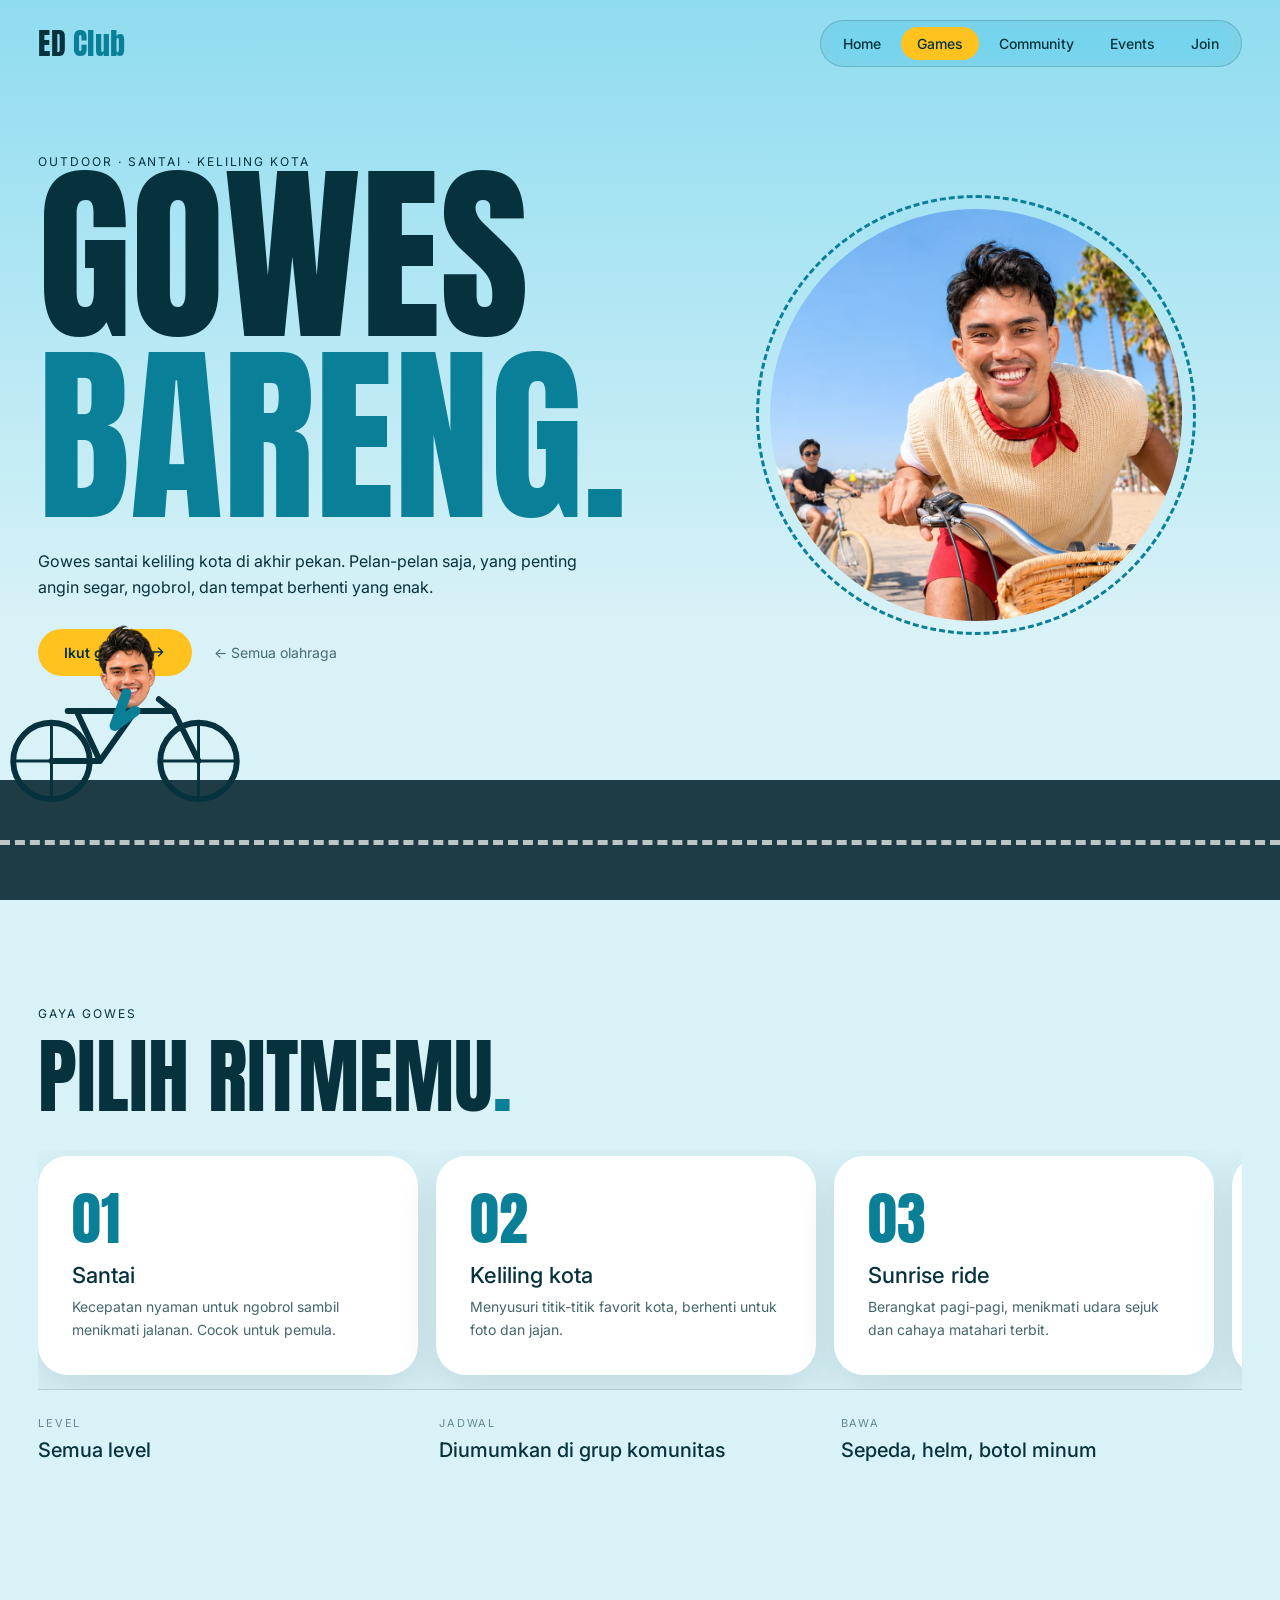
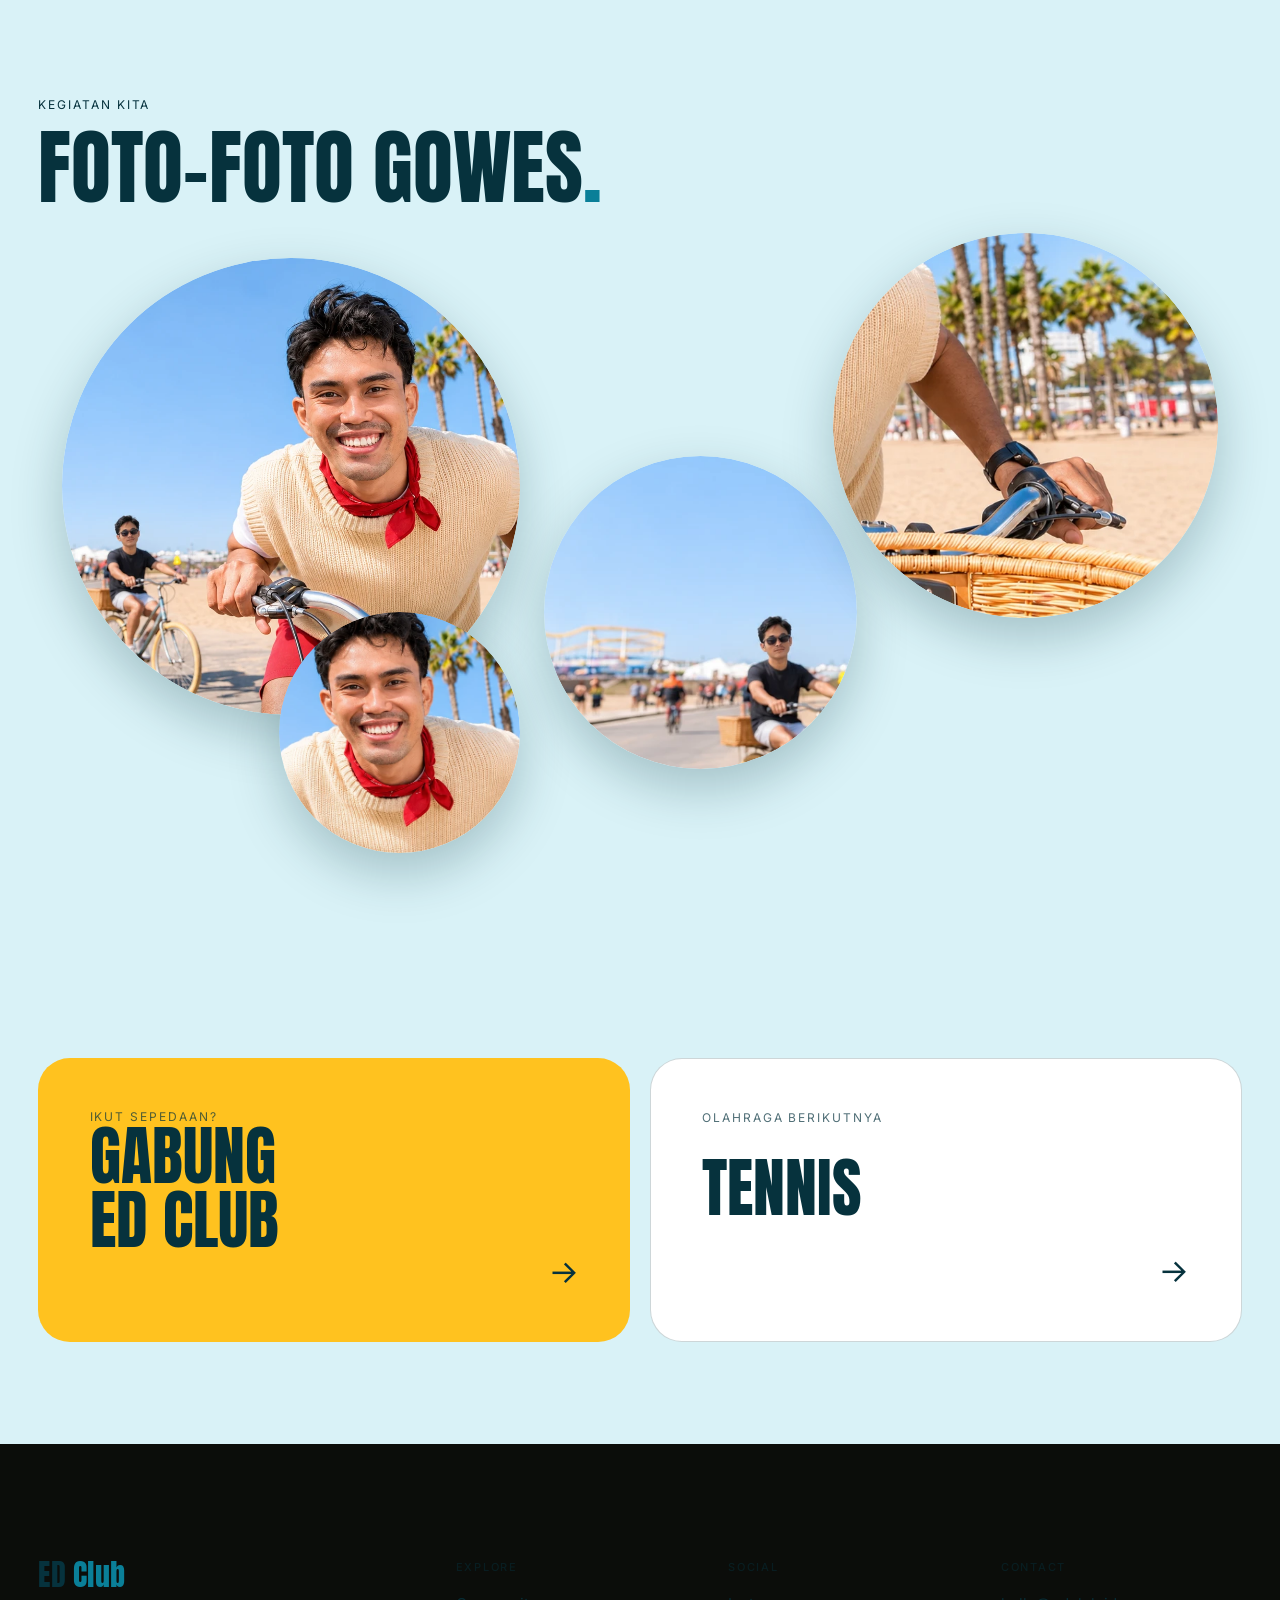
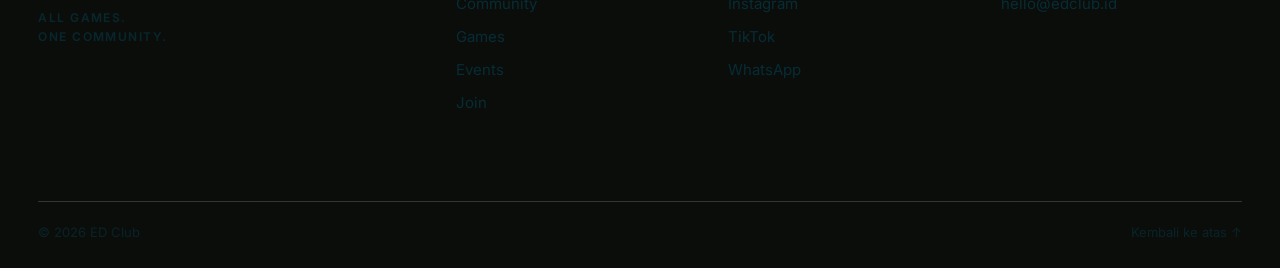
<file: sepedaan.html>
<!doctype html>
<html lang="id">
<head>
  <meta charset="utf-8">
  <meta name="viewport" content="width=device-width, initial-scale=1">
  <title>Sepedaan — ED Club</title>
  <meta name="description" content="Gowes santai keliling kota bersama ED Club, cocok untuk semua level.">
  <meta name="theme-color" content="#d9f2f7">
  <link rel="icon" href="favicon.svg" type="image/svg+xml">
  <meta property="og:type" content="website">
  <meta property="og:locale" content="id_ID">
  <meta property="og:site_name" content="ED Club">
  <meta property="og:title" content="Sepedaan bersama ED Club">
  <meta property="og:description" content="Gowes santai keliling kota bersama ED Club, cocok untuk semua level.">
  <meta property="og:image" content="assets/images/hero.webp">
  <meta name="twitter:card" content="summary_large_image">
  <link rel="preconnect" href="https://fonts.googleapis.com">
  <link rel="preconnect" href="https://fonts.gstatic.com" crossorigin>
  <link href="https://fonts.googleapis.com/css2?family=Anton&family=Inter:wght@400;500;600&display=swap" rel="stylesheet">
  <link rel="stylesheet" href="style.css">
  <link rel="stylesheet" href="sport.css">
</head>
<body class="is-loading sp sp-sepeda">

  <div class="loader" aria-hidden="true">
    <span class="loader__word"><span>English Day</span><span>Social Club<i>.</i></span></span>
  </div>

  <header class="nav">
    <a class="logo" href="index.html#home" aria-label="ED Club">ED<span>Club</span></a>
    <nav class="pill" aria-label="Utama">
      <a class="pill__link" href="index.html#home">Home</a>
      <a class="pill__link is-active" href="index.html#games">Games</a>
      <a class="pill__link" href="index.html#about">Community</a>
      <a class="pill__link" href="index.html#events">Events</a>
      <a class="pill__link" href="index.html#join">Join</a>
    </nav>
    <button class="burger" type="button" aria-label="Buka menu" aria-expanded="false" aria-controls="menu"><span></span><span></span></button>
  </header>

  <div class="menu" id="menu">
    <nav aria-label="Menu mobile">
      <a href="index.html#home" style="--i:0">Home</a>
      <a href="index.html#games" style="--i:1">Games</a>
      <a href="index.html#about" style="--i:2">Community</a>
      <a href="index.html#events" style="--i:3">Events</a>
      <a href="index.html#join" style="--i:4">Join</a>
    </nav>
  </div>

  <main>

    <section class="sd-hero">
      <i class="sd-cloud" aria-hidden="true"></i><i class="sd-cloud" aria-hidden="true"></i>
      <div>
        <p class="sp-eyebrow reveal" style="--d:.9s">Outdoor · Santai · Keliling kota</p>
        <h1 class="sd-title" aria-label="Gowes"><span class="line"><span class="line__in" style="--d:1s">Gowes</span></span><span class="line"><span class="line__in" style="--d:1.12s"><em>bareng.</em></span></span></h1>
        <p class="sp-lead reveal" style="--d:1.5s">Gowes santai keliling kota di akhir pekan. Pelan-pelan saja, yang penting angin segar, ngobrol, dan tempat berhenti yang enak.</p>
        <div class="sp-actions reveal" style="--d:1.7s">
          <a class="sp-btn" href="index.html#join">Ikut gowes <svg viewBox="0 0 24 24" aria-hidden="true"><path d="M5 12h14M13 6l6 6-6 6"/></svg></a>
          <a class="sp-back" href="index.html#games">← Semua olahraga</a>
        </div>
      </div>
      <div class="sd-photo"><figure class="shot" style="--pos:53% 45%"><img data-hero-img src="assets/images/sepedaan.webp" alt="Pesepeda tersenyum di depan dan temannya bersepeda di belakang" fetchpriority="high"></figure></div>
      <div class="sd-road" aria-hidden="true"></div>
      <div class="sd-pack" aria-hidden="true"><div class="sd-rider sd-rider--chase"><svg viewBox="0 0 170 100" aria-hidden="true"><g fill="none" stroke="#06323d" stroke-width="4" stroke-linecap="round" stroke-linejoin="round"><circle cx="35" cy="68" r="26"/><circle cx="135" cy="68" r="26"/><path d="M35 68 L68 68 L92 34 L118 34 L135 68 M68 68 L52 34 M52 34 L92 34 M92 34 L68 68"/><path d="M46 34 H60 M108 26 L118 34"/></g><g class="wheel" stroke="#06323d" stroke-width="2"><line x1="9" y1="68" x2="61" y2="68"/><line x1="35" y1="42" x2="35" y2="94"/></g><g class="wheel" stroke="#06323d" stroke-width="2"><line x1="109" y1="68" x2="161" y2="68"/><line x1="135" y1="42" x2="135" y2="94"/></g><image href="assets/images/wajah-a.webp" x="58" y="-24" width="56" height="56" preserveAspectRatio="xMidYMid meet"/><path d="M86 22 L78 44 L92 34" stroke="#0a7f98" stroke-width="7" fill="none" stroke-linecap="round" stroke-linejoin="round"/></svg></div><div class="sd-rider sd-rider--lead"><svg viewBox="0 0 170 100" aria-hidden="true"><g fill="none" stroke="#06323d" stroke-width="4" stroke-linecap="round" stroke-linejoin="round"><circle cx="35" cy="68" r="26"/><circle cx="135" cy="68" r="26"/><path d="M35 68 L68 68 L92 34 L118 34 L135 68 M68 68 L52 34 M52 34 L92 34 M92 34 L68 68"/><path d="M46 34 H60 M108 26 L118 34"/></g><g class="wheel" stroke="#06323d" stroke-width="2"><line x1="9" y1="68" x2="61" y2="68"/><line x1="35" y1="42" x2="35" y2="94"/></g><g class="wheel" stroke="#06323d" stroke-width="2"><line x1="109" y1="68" x2="161" y2="68"/><line x1="135" y1="42" x2="135" y2="94"/></g><image href="assets/images/wajah-b.webp" x="58" y="-24" width="56" height="56" preserveAspectRatio="xMidYMid meet"/><path d="M86 22 L78 44 L92 34" stroke="#0a7f98" stroke-width="7" fill="none" stroke-linecap="round" stroke-linejoin="round"/></svg></div></div>
    </section>

    <section class="sp-sec">
      <span class="sp-eyebrow" data-reveal>Gaya gowes</span>
      <h2 class="sp-h2" data-reveal>Pilih ritmemu<em style="color:#0a7f98;font-style:normal">.</em></h2>
      <div class="sd-styles drag" data-reveal>
        <article class="sd-style"><b>01</b><h3>Santai</h3><p>Kecepatan nyaman untuk ngobrol sambil menikmati jalanan. Cocok untuk pemula.</p></article>
        <article class="sd-style"><b>02</b><h3>Keliling kota</h3><p>Menyusuri titik-titik favorit kota, berhenti untuk foto dan jajan.</p></article>
        <article class="sd-style"><b>03</b><h3>Sunrise ride</h3><p>Berangkat pagi-pagi, menikmati udara sejuk dan cahaya matahari terbit.</p></article>
        <article class="sd-style"><b>04</b><h3>Gowes + kopi</h3><p>Finish di kedai kopi. Hadiahnya segelas minuman dingin bersama teman.</p></article>
      </div>
      <dl class="sp-info" data-reveal>
        <div><dt>Level</dt><dd>Semua level</dd></div>
        <div><dt>Jadwal</dt><dd>Diumumkan di grup komunitas</dd></div>
        <div><dt>Bawa</dt><dd>Sepeda, helm, botol minum</dd></div>
      </dl>
    </section>

    <section class="sp-sec">
      <span class="sp-eyebrow" data-reveal>Kegiatan kita</span>
      <h2 class="sp-h2" data-reveal>Foto-foto gowes<em style="color:#0a7f98;font-style:normal">.</em></h2>
      <div class="sd-bubbles">
        <div class="sd-bubble"><figure class="shot" style="--pos:45% 45%;--zoom:1.05"><img src="assets/images/sepedaan.webp" alt="Kegiatan ED Club" loading="lazy"></figure></div>
        <div class="sd-bubble"><figure class="shot" style="--pos:12% 60%;--zoom:2.1"><img src="assets/images/sepedaan.webp" alt="Kegiatan ED Club" loading="lazy"></figure></div>
        <div class="sd-bubble"><figure class="shot" style="--pos:98% 90%;--zoom:1.7"><img src="assets/images/sepedaan.webp" alt="Kegiatan ED Club" loading="lazy"></figure></div>
        <div class="sd-bubble"><figure class="shot" style="--pos:62% 30%;--zoom:1.8"><img src="assets/images/sepedaan.webp" alt="Kegiatan ED Club" loading="lazy"></figure></div>
      </div>
    </section>

    <section class="sp-end">
      <a class="sp-end__join" href="index.html#join" data-reveal><small>Ikut Sepedaan?</small><strong>Gabung<br>ED Club</strong><i>→</i></a>
      <a class="sp-end__next" href="tennis.html" data-reveal style="--d:.1s"><small>Olahraga berikutnya</small><strong>Tennis</strong><i>→</i></a>
    </section>
  </main>

  <footer class="footer">
    <div class="footer__grid">
      <div class="footer__brand">
        <a class="logo" href="index.html#home" aria-label="ED Club">ED<span>Club</span></a>
        <p>All Games.<br>One Community.</p>
      </div>
      <nav class="footer__col" aria-label="Jelajahi">
        <h4>Explore</h4>
        <a href="index.html#about">Community</a>
        <a href="index.html#games">Games</a>
        <a href="index.html#events">Events</a>
        <a href="index.html#join">Join</a>
      </nav>
      <nav class="footer__col" aria-label="Sosial media">
        <h4>Social</h4>
        <a href="#">Instagram</a>
        <a href="#">TikTok</a>
        <a href="#">WhatsApp</a>
      </nav>
      <div class="footer__col">
        <h4>Contact</h4>
        <a href="mailto:hello@edclub.id">hello@edclub.id</a>
      </div>
    </div>
    <div class="footer__bar">
      <span>© 2026 ED Club</span>
      <a href="#" class="totop">Kembali ke atas ↑</a>
    </div>
  </footer>

  <script src="cursor.js"></script>
  <script src="nav.js"></script>
  <script src="sport.js"></script>
  <script src="sepedaan.js"></script>
</body>
</html>
</file>
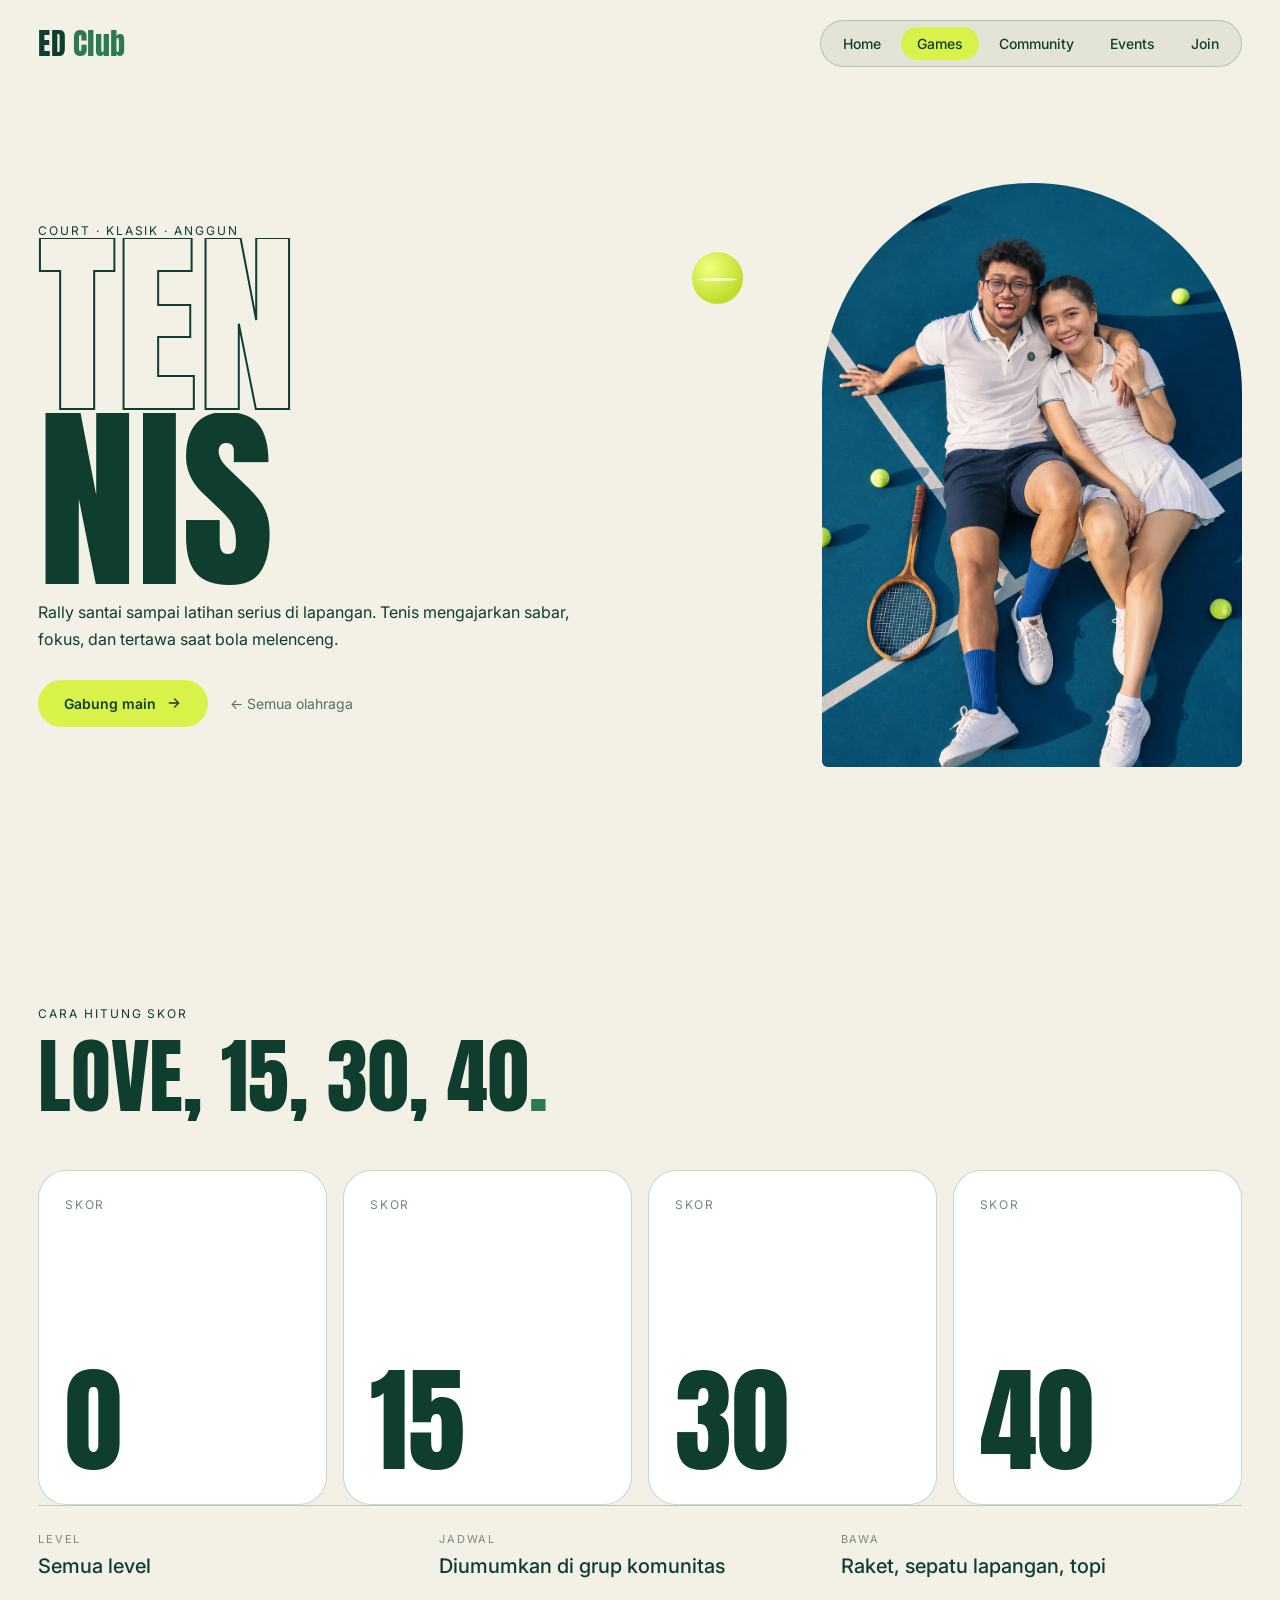
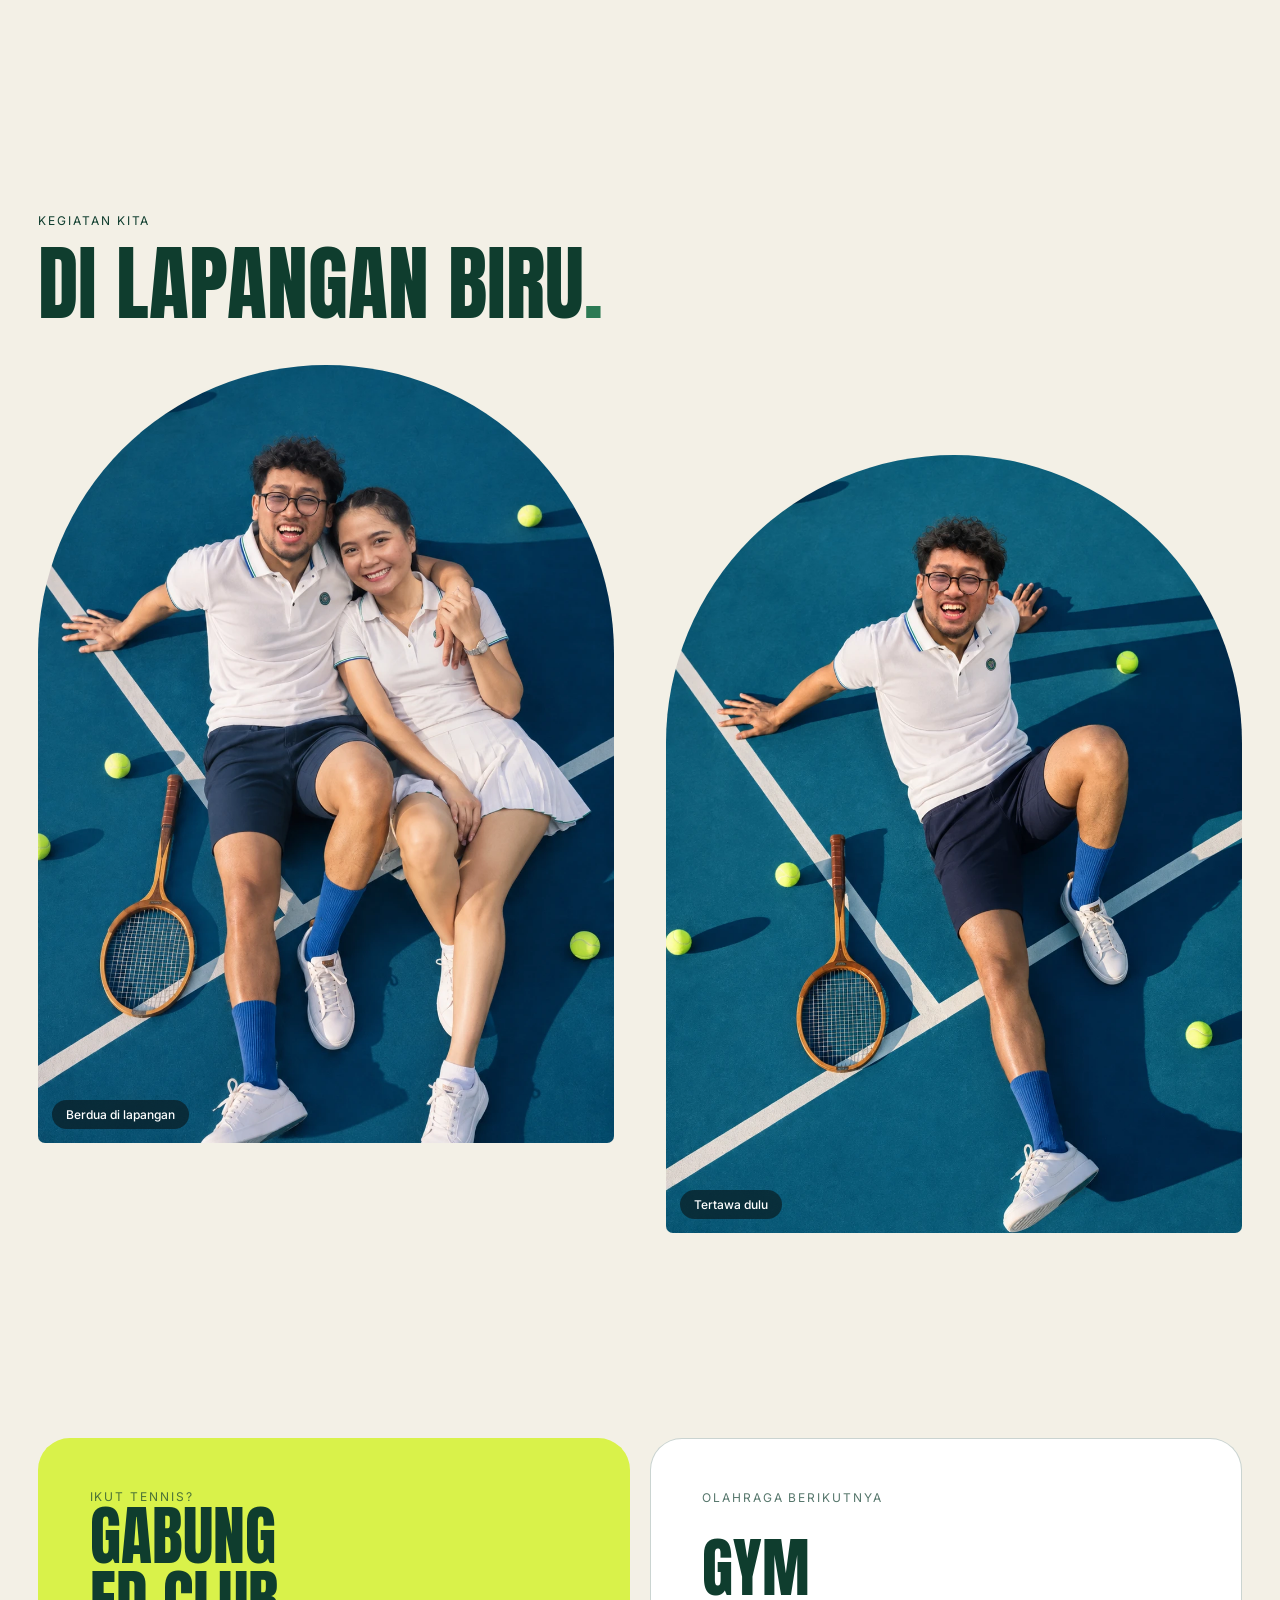
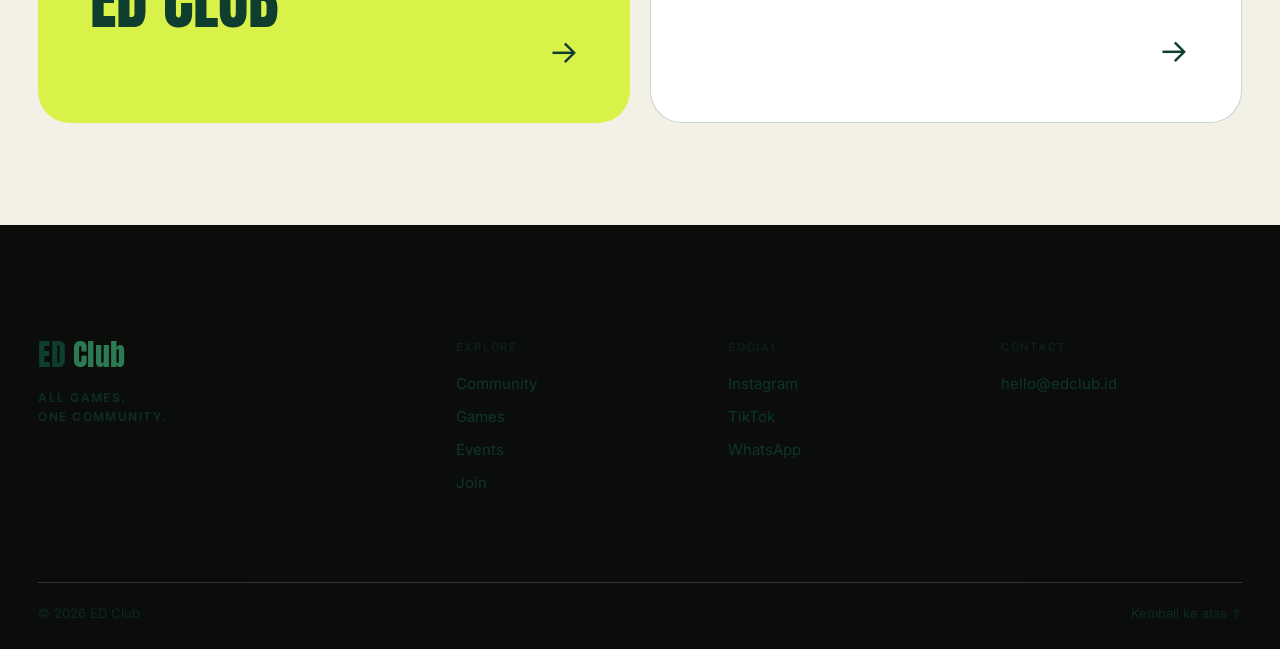
<file: tennis.html>
<!doctype html>
<html lang="id">
<head>
  <meta charset="utf-8">
  <meta name="viewport" content="width=device-width, initial-scale=1">
  <title>Tennis — ED Club</title>
  <meta name="description" content="Tennis bersama ED Club: rally santai sampai latihan serius di lapangan.">
  <meta name="theme-color" content="#f3f0e6">
  <link rel="icon" href="favicon.svg" type="image/svg+xml">
  <meta property="og:type" content="website">
  <meta property="og:locale" content="id_ID">
  <meta property="og:site_name" content="ED Club">
  <meta property="og:title" content="Tennis bersama ED Club">
  <meta property="og:description" content="Tennis bersama ED Club: rally santai sampai latihan serius di lapangan.">
  <meta property="og:image" content="assets/images/hero.webp">
  <meta name="twitter:card" content="summary_large_image">
  <link rel="preconnect" href="https://fonts.googleapis.com">
  <link rel="preconnect" href="https://fonts.gstatic.com" crossorigin>
  <link href="https://fonts.googleapis.com/css2?family=Anton&family=Inter:wght@400;500;600&display=swap" rel="stylesheet">
  <link rel="stylesheet" href="style.css">
  <link rel="stylesheet" href="sport.css">
</head>
<body class="is-loading sp sp-tennis">

  <div class="loader" aria-hidden="true">
    <span class="loader__word"><span>English Day</span><span>Social Club<i>.</i></span></span>
  </div>

  <header class="nav">
    <a class="logo" href="index.html#home" aria-label="ED Club">ED<span>Club</span></a>
    <nav class="pill" aria-label="Utama">
      <a class="pill__link" href="index.html#home">Home</a>
      <a class="pill__link is-active" href="index.html#games">Games</a>
      <a class="pill__link" href="index.html#about">Community</a>
      <a class="pill__link" href="index.html#events">Events</a>
      <a class="pill__link" href="index.html#join">Join</a>
    </nav>
    <button class="burger" type="button" aria-label="Buka menu" aria-expanded="false" aria-controls="menu"><span></span><span></span></button>
  </header>

  <div class="menu" id="menu">
    <nav aria-label="Menu mobile">
      <a href="index.html#home" style="--i:0">Home</a>
      <a href="index.html#games" style="--i:1">Games</a>
      <a href="index.html#about" style="--i:2">Community</a>
      <a href="index.html#events" style="--i:3">Events</a>
      <a href="index.html#join" style="--i:4">Join</a>
    </nav>
  </div>

  <main>

    <section class="tn-hero">
      <div>
        <p class="sp-eyebrow reveal" style="--d:.9s">Court · Klasik · Anggun</p>
        <h1 class="tn-word" aria-label="Tennis"><span><i style="--d:1s">Ten</i></span><span><i style="--d:1.15s">nis</i></span><i class="tn-ball" aria-hidden="true"></i></h1>
        <div class="tn-hero__lead">
          <p class="sp-lead reveal" style="--d:1.5s">Rally santai sampai latihan serius di lapangan. Tenis mengajarkan sabar, fokus, dan tertawa saat bola melenceng.</p>
          <div class="sp-actions reveal" style="--d:1.7s">
            <a class="sp-btn" href="index.html#join">Gabung main <svg viewBox="0 0 24 24" aria-hidden="true"><path d="M5 12h14M13 6l6 6-6 6"/></svg></a>
            <a class="sp-back" href="index.html#games">← Semua olahraga</a>
          </div>
        </div>
      </div>
      <div class="tn-arch"><figure class="shot" style="--pos:50% 28%"><img data-hero-img src="assets/images/tennis.webp" alt="Sepasang pemain tennis duduk berdampingan di lapangan biru" fetchpriority="high"></figure></div>
    </section>

    <section class="sp-sec">
      <span class="sp-eyebrow" data-reveal>Cara hitung skor</span>
      <h2 class="sp-h2" data-reveal>Love, 15, 30, 40<em style="color:#2c7a54;font-style:normal">.</em></h2>
      <div class="tn-score">
        <article class="tn-point" data-reveal style="--d:0.00s" tabindex="0"><div class="tn-point__in"><div class="tn-point__f"><small>Skor</small><b>0</b></div><div class="tn-point__b"><b>Love</b>Skor nol dalam tenis disebut love. Semua game dimulai dari sini.</div></div></article>
        <article class="tn-point" data-reveal style="--d:0.08s" tabindex="0"><div class="tn-point__in"><div class="tn-point__f"><small>Skor</small><b>15</b></div><div class="tn-point__b"><b>Poin pertama</b>Poin pertama yang kamu menangkan bernilai 15.</div></div></article>
        <article class="tn-point" data-reveal style="--d:0.16s" tabindex="0"><div class="tn-point__in"><div class="tn-point__f"><small>Skor</small><b>30</b></div><div class="tn-point__b"><b>Poin kedua</b>Poin kedua menaikkan skor menjadi 30.</div></div></article>
        <article class="tn-point" data-reveal style="--d:0.24s" tabindex="0"><div class="tn-point__in"><div class="tn-point__f"><small>Skor</small><b>40</b></div><div class="tn-point__b"><b>Poin ketiga</b>Poin ketiga membuat skor 40. Satu poin lagi untuk memenangkan game.</div></div></article>
      </div>
      <dl class="sp-info" data-reveal>
        <div><dt>Level</dt><dd>Semua level</dd></div>
        <div><dt>Jadwal</dt><dd>Diumumkan di grup komunitas</dd></div>
        <div><dt>Bawa</dt><dd>Raket, sepatu lapangan, topi</dd></div>
      </dl>
    </section>

    <section class="sp-sec">
      <span class="sp-eyebrow" data-reveal>Kegiatan kita</span>
      <h2 class="sp-h2" data-reveal>Di lapangan biru<em style="color:#2c7a54;font-style:normal">.</em></h2>
      <div class="tn-arches" data-reveal>
        <div class="tn-a"><figure class="shot" style="--pos:50% 25%;--zoom:1"><img src="assets/images/tennis.webp" alt="Berdua di lapangan" loading="lazy"><figcaption>Berdua di lapangan</figcaption></figure></div>
        <div class="tn-a"><figure class="shot" style="--pos:50% 25%;--zoom:1"><img src="assets/images/tennis-2.webp" alt="Tertawa dulu" loading="lazy"><figcaption>Tertawa dulu</figcaption></figure></div>
      </div>
    </section>

    <section class="sp-end">
      <a class="sp-end__join" href="index.html#join" data-reveal><small>Ikut Tennis?</small><strong>Gabung<br>ED Club</strong><i>→</i></a>
      <a class="sp-end__next" href="gym.html" data-reveal style="--d:.1s"><small>Olahraga berikutnya</small><strong>Gym</strong><i>→</i></a>
    </section>
  </main>

  <footer class="footer">
    <div class="footer__grid">
      <div class="footer__brand">
        <a class="logo" href="index.html#home" aria-label="ED Club">ED<span>Club</span></a>
        <p>All Games.<br>One Community.</p>
      </div>
      <nav class="footer__col" aria-label="Jelajahi">
        <h4>Explore</h4>
        <a href="index.html#about">Community</a>
        <a href="index.html#games">Games</a>
        <a href="index.html#events">Events</a>
        <a href="index.html#join">Join</a>
      </nav>
      <nav class="footer__col" aria-label="Sosial media">
        <h4>Social</h4>
        <a href="#">Instagram</a>
        <a href="#">TikTok</a>
        <a href="#">WhatsApp</a>
      </nav>
      <div class="footer__col">
        <h4>Contact</h4>
        <a href="mailto:hello@edclub.id">hello@edclub.id</a>
      </div>
    </div>
    <div class="footer__bar">
      <span>© 2026 ED Club</span>
      <a href="#" class="totop">Kembali ke atas ↑</a>
    </div>
  </footer>

  <script src="cursor.js"></script>
  <script src="nav.js"></script>
  <script src="sport.js"></script>
</body>
</html>
</file>
<file: style.css>
:root {
  --lime: #d4ff3f;
  --ink: #0b0d0a;
  --white: #fff;
  --glass: rgba(255, 255, 255, .14);
  --glass-line: rgba(255, 255, 255, .28);
  --ease: cubic-bezier(.16, 1, .3, 1);
  --gutter: clamp(16px, 3vw, 40px);
}

*, *::before, *::after { box-sizing: border-box; margin: 0; padding: 0; }
html { scroll-behavior: smooth; scroll-padding-top: 88px; }
body {
  font-family: 'Inter', system-ui, sans-serif;
  background: var(--ink);
  color: var(--white);
  -webkit-font-smoothing: antialiased;
  overflow-x: hidden;
}
a { color: inherit; text-decoration: none; }
body.is-loading { overflow: hidden; }

/* Loader */
.loader {
  position: fixed; inset: 0; z-index: 100;
  display: grid; place-items: center;
  background: var(--ink);
  transition: transform 1s var(--ease) .1s;
}
.loader__word {
  display: flex; flex-direction: column; align-items: center; text-align: center; gap: .08em;
  font-family: 'Anton', sans-serif; text-transform: uppercase;
  font-size: clamp(44px, 11vw, 132px); line-height: .98; letter-spacing: .02em;
}
.loader__word span { display: block; overflow: hidden; }
.loader__word span { animation: loader-rise 1s var(--ease) both; }
.loader__word span:nth-child(2) { animation-delay: .12s; }
.loader__word i { color: var(--lime); font-style: normal; }
body:not(.is-loading) .loader { transform: translateY(-100%); }
@keyframes loader-rise { from { transform: translateY(110%); } to { transform: none; } }

/* Nav */
.nav {
  position: fixed; top: 0; left: 0; right: 0; z-index: 50;
  display: flex; justify-content: space-between; align-items: center;
  padding: 20px var(--gutter);
  opacity: 0; transform: translateY(-16px);
  transition: opacity .8s var(--ease) .8s, transform .8s var(--ease) .8s;
}
body:not(.is-loading) .nav { opacity: 1; transform: none; }
.logo {
  font-family: 'Anton', sans-serif;
  font-size: 30px; letter-spacing: .02em; line-height: 1;
  display: flex; align-items: baseline; gap: 6px;
}
.logo span { color: var(--lime); }
.pill {
  display: flex; gap: 4px; padding: 6px;
  border-radius: 999px;
  background: var(--glass);
  border: 1px solid var(--glass-line);
  backdrop-filter: blur(16px) saturate(1.4);
  -webkit-backdrop-filter: blur(16px) saturate(1.4);
}
.pill__link {
  padding: 8px 16px; border-radius: 999px;
  font-size: 14px; font-weight: 500;
  transition: background .3s, color .3s;
}
.pill__link:hover { background: rgba(255, 255, 255, .18); }
.pill__link.is-active { background: var(--lime); color: var(--ink); }

/* Hero */
.hero {
  position: relative; min-height: 100svh;
  display: flex; flex-direction: column; justify-content: flex-start;
  padding: 110px var(--gutter) var(--gutter);
  overflow: hidden; isolation: isolate;
}
.hero__media { position: absolute; inset: 0; z-index: -1; overflow: hidden; }
.hero__img {
  width: 100%; height: 100%; object-fit: cover; object-position: 35% 45%;
  transform: scale(1.18);
  transition: transform 2.4s var(--ease) .2s;
  will-change: transform;
}
body:not(.is-loading) .hero__img { transform: scale(1.04) translate(var(--mx, 0px), var(--my, 0px)); }
body.is-ready .hero__img { transition: transform .9s var(--ease); }
.hero__shade {
  position: absolute; inset: 0;
  background:
    linear-gradient(180deg, rgba(0, 0, 0, .28) 0%, transparent 28%),
    linear-gradient(0deg, rgba(0, 0, 0, .45) 0%, transparent 35%);
}

.hero__content {
  margin-left: auto; text-align: right;
  max-width: min(56vw, 860px);
}
.eyebrow {
  font-size: 14px; font-weight: 500; letter-spacing: .08em; text-transform: uppercase;
  margin-bottom: 14px;
}
.eyebrow::before {
  content: ''; display: inline-block; width: 8px; height: 8px; margin-right: 10px;
  border-radius: 50%; background: var(--lime);
  animation: blink 1.6s ease-in-out infinite;
}
@keyframes blink { 50% { opacity: .25; transform: scale(.7); } }
.headline {
  font-family: 'Anton', sans-serif; font-weight: 400;
  font-size: clamp(54px, 9.4vw, 148px);
  line-height: .95; text-transform: uppercase; letter-spacing: .005em;
}
.line { display: block; overflow: hidden; padding-bottom: .04em; }
.line__in {
  display: block; transform: translateY(110%);
  transition: transform 1.1s var(--ease) var(--d, 0s);
}
body:not(.is-loading) .line__in { transform: none; }
.headline em { font-style: normal; }
.headline { text-shadow: 0 2px 30px rgba(0, 30, 90, .25); }

.reveal {
  opacity: 0; transform: translateY(28px);
  transition: opacity .9s var(--ease) var(--d, 0s), transform .9s var(--ease) var(--d, 0s);
}
body:not(.is-loading) .reveal { opacity: 1; transform: none; }

/* Cards */
.card { position: absolute; bottom: var(--gutter); border-radius: 28px; }
.card--thumb {
  left: var(--gutter);
  width: clamp(160px, 16vw, 230px); aspect-ratio: 1 / 1.05;
  padding: 18px;
  display: flex; align-items: flex-end;
  background: var(--lime); color: var(--ink);
  transition: transform .5s var(--ease), opacity .9s var(--ease) var(--d, 0s);
}
.card--thumb:hover { transform: translateY(-6px) rotate(-2deg); }
.card__label {
  font-family: 'Anton', sans-serif; text-transform: uppercase;
  font-size: clamp(22px, 2.2vw, 32px); line-height: 1.02;
}
.card--thumb .arrow { position: absolute; top: 14px; right: 14px; background: var(--ink); color: var(--lime); }
.card--glass {
  right: var(--gutter);
  width: clamp(250px, 24vw, 340px);
  padding: 22px;
  background: var(--glass);
  border: 1px solid var(--glass-line);
  backdrop-filter: blur(18px) saturate(1.4);
  -webkit-backdrop-filter: blur(18px) saturate(1.4);
}
.card--glass p { font-size: 15px; line-height: 1.5; }
.card__foot { display: flex; align-items: center; justify-content: space-between; margin-top: 26px; }

.arrow {
  width: 44px; height: 44px; border-radius: 50%;
  display: grid; place-items: center;
  background: var(--lime); color: var(--ink);
  transition: transform .4s var(--ease);
}
.arrow svg { width: 20px; height: 20px; fill: none; stroke: currentColor; stroke-width: 2; stroke-linecap: round; stroke-linejoin: round; transition: transform .4s var(--ease); }
.card:hover .arrow svg, .arrow:hover svg { transform: rotate(45deg); }

.scroll {
  position: absolute; left: 50%; bottom: var(--gutter); translate: -50% 0;
  display: flex; flex-direction: column; align-items: center; gap: 10px;
  font-size: 11px; letter-spacing: .2em; text-transform: uppercase;
}
.scroll i { width: 1px; height: 44px; background: rgba(255, 255, 255, .3); position: relative; overflow: hidden; }
.scroll i::after {
  content: ''; position: absolute; inset: 0; background: var(--lime);
  animation: drop 1.8s var(--ease) infinite;
}
@keyframes drop { 0% { transform: translateY(-100%); } 70%, 100% { transform: translateY(100%); } }

/* Marquee */
.marquee { background: var(--lime); color: var(--ink); overflow: hidden; padding: 18px 0; }
.marquee__track {
  display: flex; align-items: center; gap: 28px; width: max-content;
  font-family: 'Anton', sans-serif; text-transform: uppercase;
  font-size: clamp(28px, 4vw, 48px); line-height: 1;
  animation: marquee 28s linear infinite;
}
.marquee__track i { width: 12px; height: 12px; border-radius: 50%; background: var(--ink); flex: none; }
.marquee:hover .marquee__track { animation-play-state: paused; }
@keyframes marquee { to { transform: translateX(-50%); } }

/* About */
.about {
  display: grid; grid-template-columns: minmax(260px, 1fr) minmax(0, 2.1fr);
  gap: clamp(24px, 4vw, 64px); align-items: start;
  padding: clamp(56px, 9vw, 120px) var(--gutter);
  background: var(--ink);
}
[data-reveal] {
  opacity: 0; transform: translateY(28px);
  transition: opacity .9s var(--ease) var(--d, 0s), transform .9s var(--ease) var(--d, 0s);
}
[data-reveal].is-in { opacity: 1; transform: none; }
.tag {
  display: inline-block; padding: 7px 16px; border-radius: 999px;
  font-size: 13px; font-weight: 500;
  border: 1px solid var(--glass-line); background: var(--glass);
}
.about__title {
  font-size: clamp(24px, 2.6vw, 38px); font-weight: 500; line-height: 1.2;
  letter-spacing: -.01em; margin: 22px 0 28px;
}
.btn {
  display: inline-flex; align-items: center; gap: 10px;
  padding: 14px 22px; border-radius: 999px;
  background: var(--lime); color: var(--ink); font-size: 14px; font-weight: 600;
  transition: transform .4s var(--ease);
}
.btn svg { width: 16px; height: 16px; fill: none; stroke: currentColor; stroke-width: 2; stroke-linecap: round; stroke-linejoin: round; transition: transform .4s var(--ease); }
.btn:hover { transform: translateY(-3px); }
.btn:hover svg { transform: rotate(45deg); }

.about__slider { min-width: 0; }
.slider__track {
  display: flex; gap: 20px; overflow-x: auto; scroll-snap-type: x mandatory;
  scrollbar-width: none; scroll-behavior: smooth;
}
.slider__track::-webkit-scrollbar { display: none; }
.slide {
  position: relative; flex: none; scroll-snap-align: start;
  width: min(62%, 560px); aspect-ratio: 1.3 / 1; border-radius: 28px; overflow: hidden;
  padding: 22px; display: flex; align-items: flex-end;
}
.slide:nth-child(n+2) { width: min(40%, 360px); aspect-ratio: 1.2 / 1; }
.slide img { position: absolute; inset: 0; width: 100%; height: 100%; object-fit: cover; z-index: -1; transition: transform .8s var(--ease); }
.slide::after { content: ''; position: absolute; inset: 0; z-index: -1; background: linear-gradient(0deg, rgba(0,0,0,.6), transparent 55%); }
.slide { isolation: isolate; }
.slide:hover img { transform: scale(1.05); }
.tag--glass { position: absolute; top: 16px; left: 16px; backdrop-filter: blur(14px); -webkit-backdrop-filter: blur(14px); }
.slide__title { font-size: clamp(17px, 1.7vw, 22px); line-height: 1.25; max-width: 14em; }
.slide .arrow { position: absolute; right: 16px; bottom: 16px; }
.slider__foot { display: flex; align-items: center; justify-content: space-between; gap: 20px; margin-top: 22px; }
.slider__foot p { font-size: 14px; opacity: .75; max-width: 24em; line-height: 1.5; }
.slider__nav { display: flex; gap: 10px; }
.nav-btn {
  width: 52px; height: 52px; border-radius: 50%; cursor: pointer;
  display: grid; place-items: center; color: var(--white);
  background: var(--glass); border: 1px solid var(--glass-line);
  transition: background .3s, color .3s;
}
.nav-btn:hover { background: var(--lime); color: var(--ink); }
.nav-btn svg { width: 20px; height: 20px; fill: none; stroke: currentColor; stroke-width: 2; stroke-linecap: round; stroke-linejoin: round; }

/* Sports */
.sports { padding: 0 var(--gutter) clamp(56px, 9vw, 120px); background: var(--ink); }
.sports__panel {
  background: #f1f1ee; color: var(--ink);
  border-radius: 36px; padding: clamp(20px, 3vw, 44px);
}
.sports__head { display: flex; justify-content: space-between; align-items: center; gap: 20px; flex-wrap: wrap; margin-bottom: 28px; }
.sports__head h2 { font-size: clamp(26px, 3vw, 42px); font-weight: 500; letter-spacing: -.03em; }
.sports__tools { display: flex; gap: 12px; align-items: center; }
.search { position: relative; }
.search input {
  width: clamp(160px, 20vw, 260px); padding: 13px 40px 13px 18px; border-radius: 999px;
  border: 0; background: #e4e4e0; font: inherit; font-size: 13px; color: var(--ink); outline: 2px solid transparent;
  transition: outline-color .3s, background .3s;
}
.search input:focus { outline-color: var(--lime); background: #fff; }
.search svg { position: absolute; right: 14px; top: 50%; translate: 0 -50%; width: 16px; height: 16px; fill: none; stroke: var(--ink); stroke-width: 2; stroke-linecap: round; pointer-events: none; }
.btn--dark { background: var(--ink); color: var(--white); border: 0; cursor: pointer; font-family: inherit; }
.btn--dark:hover { background: #1c2014; }

.sports__track {
  display: grid; grid-auto-flow: column; grid-auto-columns: calc((100% - 3 * 18px) / 4); gap: 18px;
  overflow-x: auto; scroll-snap-type: x mandatory; scrollbar-width: none; scroll-behavior: smooth;
}
.sports__track::-webkit-scrollbar { display: none; }
.sports__track.is-grid { grid-auto-flow: row; grid-template-columns: repeat(3, 1fr); grid-auto-columns: auto; overflow: visible; }
.sport {
  position: relative; isolation: isolate; scroll-snap-align: start; overflow: hidden;
  aspect-ratio: .8 / 1; border-radius: 24px; padding: 22px; color: var(--white);
  display: flex; flex-direction: column; justify-content: flex-end; gap: 6px;
  background: radial-gradient(120% 90% at 20% 0%, var(--c1), var(--c2) 70%);
  transition: transform .6s var(--ease), opacity .4s, filter .4s;
}
.sport:has(img)::after { background: linear-gradient(0deg, rgba(0,0,0,.82) 0%, rgba(0,0,0,.35) 38%, transparent 62%); }
.sport:has(img) .sport__no { display: none; }
.sport img { position: absolute; inset: 0; width: 100%; height: 100%; object-fit: cover; z-index: -2; transition: transform .9s var(--ease); }
.sport:hover img { transform: scale(1.06); }
.sport::after { content: ''; position: absolute; inset: 0; z-index: -1; background: linear-gradient(0deg, rgba(0,0,0,.65), transparent 60%); }
.sport:hover { transform: translateY(-8px); }
.sport__no {
  position: absolute; right: 14px; top: 38px; z-index: -1;
  font-family: 'Anton', sans-serif; font-size: clamp(90px, 10vw, 150px); line-height: 1;
  color: rgba(255, 255, 255, .22); transition: transform .8s var(--ease), color .4s;
}
.sport:hover .sport__no { transform: translate(-8px, -8px) scale(1.06); color: rgba(255, 255, 255, .36); }
.sport h3 { font-size: clamp(20px, 2vw, 26px); font-weight: 500; letter-spacing: -.01em; }
.sport p { font-size: 14px; line-height: 1.4; opacity: .85; max-width: 16em; }
.sport.is-hidden { display: none; }
.sports__empty { grid-column: 1 / -1; padding: 40px 0; text-align: center; opacity: .6; font-size: 14px; }
.sports__foot { display: flex; align-items: center; justify-content: space-between; gap: 20px; margin-top: 26px; }
.sports__foot p { font-size: 13px; line-height: 1.5; opacity: .7; max-width: 28em; text-align: right; }
.nav-btn--dark { color: var(--ink); background: transparent; border-color: rgba(0, 0, 0, .2); }
.nav-btn--dark:hover { background: var(--ink); color: var(--lime); }

/* Events */
.events { padding: clamp(24px, 5vw, 72px) var(--gutter) clamp(72px, 10vw, 140px); background: var(--ink); }
.events__head { display: flex; justify-content: space-between; align-items: flex-end; gap: 32px; flex-wrap: wrap; margin-bottom: clamp(32px, 5vw, 72px); }
.eyebrow-s { font-size: 12px; letter-spacing: .16em; text-transform: uppercase; opacity: .6; }
.events__title {
  font-family: 'Anton', sans-serif; font-weight: 400; text-transform: uppercase;
  font-size: clamp(48px, 8vw, 120px); line-height: .98; margin-top: 18px;
}
.events__title em { font-style: normal; color: var(--lime); }
.events__head p { max-width: 26em; font-size: 15px; line-height: 1.55; opacity: .7; text-align: right; }
.events__list { list-style: none; border-top: 1px solid var(--glass-line); }
.event {
  position: relative; isolation: isolate;
  display: grid; grid-template-columns: 1.4fr 1fr 1fr 1fr auto; gap: 24px; align-items: center;
  padding: 32px 12px; border-bottom: 1px solid var(--glass-line);
}
.event::before {
  content: ''; position: absolute; inset: 0; z-index: -1; background: rgba(255, 255, 255, .06);
  transform: scaleY(0); transform-origin: bottom; transition: transform .5s var(--ease);
}
.event:hover::before { transform: scaleY(1); }
.event__name { font-size: clamp(20px, 2.2vw, 30px); font-weight: 500; letter-spacing: -.02em; transition: transform .5s var(--ease); }
.event:hover .event__name { transform: translateX(8px); }
.event__col { display: flex; flex-direction: column; align-items: flex-start; gap: 10px; font-size: 15px; }
.label { font-size: 11px; letter-spacing: .14em; text-transform: uppercase; opacity: .5; }
.badge {
  padding: 6px 14px; border-radius: 999px; border: 1px solid var(--glass-line);
  font-size: 11px; font-weight: 500; letter-spacing: .12em; text-transform: uppercase;
}
.badge--lime { background: var(--lime); color: var(--ink); border-color: var(--lime); }
.join {
  display: inline-flex; align-items: center; gap: 10px; padding: 14px 24px; border-radius: 999px;
  border: 1px solid var(--white); font-size: 14px; font-weight: 500;
  transition: background .3s, color .3s, border-color .3s;
}
.join svg { width: 16px; height: 16px; fill: none; stroke: currentColor; stroke-width: 2; stroke-linecap: round; stroke-linejoin: round; transition: transform .4s var(--ease); }
.join:hover { background: var(--lime); border-color: var(--lime); color: var(--ink); }
.join:hover svg { transform: translateX(4px); }

/* CTA + Footer */
.cta { padding: 0 var(--gutter); background: var(--ink); }
.cta__card {
  position: relative; isolation: isolate; overflow: hidden; border-radius: 36px;
  min-height: clamp(420px, 62vh, 620px); display: flex; align-items: center;
  padding: clamp(28px, 6vw, 88px);
}
.cta__img {
  position: absolute; inset: 0; z-index: -2; width: 100%; height: 100%; object-fit: cover;
  transform: scale(1.08); transition: transform 1.6s var(--ease);
}
.cta__card.is-in .cta__img { transform: scale(1); }
.cta__card::after {
  content: ''; position: absolute; inset: 0; z-index: -1;
  background: linear-gradient(90deg, rgba(8, 10, 6, .88) 0%, rgba(8, 10, 6, .6) 55%, rgba(8, 10, 6, .25) 100%);
}
.cta__title {
  font-family: 'Anton', sans-serif; font-weight: 400; text-transform: uppercase;
  font-size: clamp(44px, 7.4vw, 112px); line-height: .98;
}
.cta__title span, .cta__title em { display: block; }
.cta__title em { font-style: normal; color: var(--lime); }
.cta__body p { max-width: 28em; margin: 26px 0 30px; font-size: 16px; line-height: 1.55; opacity: .85; }
.cta .btn svg { stroke-width: 2; }
.cta .btn:hover svg { transform: translateX(4px); }

.footer { background: var(--ink); padding: clamp(64px, 9vw, 120px) var(--gutter) 28px; }
.footer__grid { display: grid; grid-template-columns: 1.6fr 1fr 1fr 1fr; gap: 32px; }
.footer__brand p {
  margin-top: 18px; font-size: 12px; font-weight: 600; letter-spacing: .12em; text-transform: uppercase; line-height: 1.6; opacity: .7;
}
.footer__col { display: flex; flex-direction: column; align-items: flex-start; gap: 14px; }
.footer__col h4 { font-size: 11px; font-weight: 500; letter-spacing: .16em; text-transform: uppercase; opacity: .45; margin-bottom: 6px; }
.footer__col a {
  font-size: 15px; opacity: .85; position: relative;
  background: linear-gradient(var(--lime), var(--lime)) 0 100% / 0 1px no-repeat;
  transition: background-size .4s var(--ease), color .3s;
}
.footer__col a:hover { color: var(--lime); background-size: 100% 1px; }
.footer__bar {
  display: flex; justify-content: space-between; gap: 16px; flex-wrap: wrap;
  margin-top: clamp(48px, 7vw, 96px); padding-top: 22px; border-top: 1px solid var(--glass-line);
  font-size: 13px; opacity: .6;
}
.totop:hover { color: var(--lime); }

/* Responsive */
@media (max-width: 820px) {
  .footer__grid { grid-template-columns: 1fr 1fr; }
  .footer__brand { grid-column: 1 / -1; }
  .cta__card::after { background: rgba(8, 10, 6, .65); }
}
@media (max-width: 820px) {
  .events__head p { text-align: left; }
  .event { grid-template-columns: 1fr 1fr; gap: 20px; }
  .event__name, .join { grid-column: 1 / -1; }
  .join { justify-self: start; }
}
@media (max-width: 980px) {
  .sports__track { grid-auto-columns: calc((100% - 18px) / 2); }
  .sports__track.is-grid { grid-template-columns: repeat(2, 1fr); }
}
@media (max-width: 560px) {
  .sports__track { grid-auto-columns: 78%; }
  .sports__track.is-grid { grid-template-columns: 1fr; }
  .sports__foot p { display: none; }
}
@media (max-width: 820px) {
  .about { grid-template-columns: 1fr; }
  .slide, .slide:nth-child(n+2) { width: 82%; aspect-ratio: 1.15 / 1; }
}
@media (max-width: 820px) {
  .pill { display: none; }
  .hero { padding-top: 96px; }
  .hero__img { object-position: 28% 50%; }
  .hero__content { max-width: 100%; }
  .headline { font-size: clamp(52px, 17vw, 96px); }
  .card--glass { width: calc(100% - 2 * var(--gutter)); bottom: calc(var(--gutter) + 150px); }
  .card--thumb { width: 150px; }
  .scroll { display: none; }
}

@media (prefers-reduced-motion: reduce) {
  *, *::before, *::after { animation-duration: .01ms !important; transition-duration: .01ms !important; transition-delay: 0s !important; }
}

/* Lari page */
.run-page .nav { background: linear-gradient(180deg, rgba(11,13,10,.7), transparent); }
.run-hero {
  position: relative; isolation: isolate; overflow: hidden; min-height: 100svh;
  display: grid; grid-template-columns: 1.15fr .85fr; align-items: center; gap: clamp(24px, 5vw, 80px);
  padding: 120px var(--gutter) clamp(40px, 6vw, 80px);
  background: var(--ink);
}
.run-track { position: absolute; inset: 0; z-index: -1; width: 100%; height: 100%; }
.run-track path {
  fill: none; stroke: var(--lime); stroke-width: 2; stroke-dasharray: 8 18; opacity: .28;
  animation: dash 3s linear infinite;
}
.run-track path:nth-child(2) { opacity: .18; animation-duration: 4s; }
.run-track path:nth-child(3) { opacity: .1; animation-duration: 5s; }
@keyframes dash { to { stroke-dashoffset: -104; } }
.run-hero .headline { font-size: clamp(54px, 8.6vw, 136px); }
.run-hero .headline em { color: var(--lime); }
.run-hero__lead { max-width: 30em; margin: 26px 0 30px; font-size: 16px; line-height: 1.6; opacity: .75; }
.run-hero__cta { display: flex; align-items: center; gap: 22px; flex-wrap: wrap; }
.run-hero__cta .btn:hover svg { transform: translateY(3px); }
.run-back { font-size: 14px; opacity: .7; transition: opacity .3s, color .3s; }
.run-back:hover { opacity: 1; color: var(--lime); }

.run-hero__photo {
  position: relative; justify-self: end; width: min(100%, 460px); aspect-ratio: .8 / 1;
  border-radius: 36px; overflow: hidden;
  clip-path: inset(100% 0 0 0 round 36px);
  transition: clip-path 1.5s var(--ease) .9s;
}
body:not(.is-loading) .run-hero__photo { clip-path: inset(0 0 0 0 round 36px); }
.run-hero__photo img { width: 100%; height: 100%; object-fit: cover; transform: scale(1.06); will-change: transform; }
.run-chip {
  position: absolute; left: 16px; bottom: 16px; display: flex; align-items: center; gap: 12px;
  padding: 12px 18px 12px 14px; border-radius: 999px; font-size: 12px;
  background: var(--glass); border: 1px solid var(--glass-line);
  backdrop-filter: blur(16px); -webkit-backdrop-filter: blur(16px);
}
.run-chip span:last-child { display: flex; flex-direction: column; gap: 2px; opacity: .85; }
.run-chip strong { font-size: 15px; font-weight: 600; opacity: 1; }
.run-chip__dot { width: 10px; height: 10px; border-radius: 50%; background: var(--lime); animation: blink 1.4s ease-in-out infinite; }

.run-ticker { background: var(--ink); overflow: hidden; padding: 24px 0 8px; }
.run-ticker__track {
  display: flex; gap: .45em; width: max-content; will-change: transform;
  font-family: 'Anton', sans-serif; text-transform: uppercase; line-height: 1;
  font-size: clamp(90px, 16vw, 240px);
  color: transparent; -webkit-text-stroke: 1.5px rgba(255, 255, 255, .35);
}
.run-ticker__track span:nth-child(3n+2) { color: var(--lime); -webkit-text-stroke: 0; }

.run-event { background: var(--ink); padding: clamp(40px, 6vw, 80px) var(--gutter); }
.run-event__card {
  position: relative; overflow: hidden; border-radius: 36px; color: var(--ink); background: var(--lime);
  display: grid; grid-template-columns: 1.3fr 1fr; gap: 32px 48px; align-items: end;
  padding: clamp(28px, 5vw, 72px);
}
.tag--dark { border-color: rgba(0,0,0,.25); background: rgba(0,0,0,.06); }
.run-event__main h2 {
  font-family: 'Anton', sans-serif; font-weight: 400; text-transform: uppercase;
  font-size: clamp(48px, 8vw, 120px); line-height: .96; margin: 20px 0;
}
.run-event__main p { max-width: 28em; font-size: 16px; line-height: 1.55; opacity: .8; }
.run-event__facts { display: grid; gap: 0; }
.run-event__facts div { display: flex; justify-content: space-between; align-items: baseline; padding: 16px 0; border-bottom: 1px solid rgba(0,0,0,.18); }
.run-event__facts dt { font-size: 11px; letter-spacing: .16em; text-transform: uppercase; opacity: .6; }
.run-event__facts dd { font-family: 'Anton', sans-serif; font-size: clamp(26px, 3vw, 40px); text-transform: uppercase; }
.run-event__btn { grid-column: 1 / -1; justify-self: start; background: var(--ink); color: var(--white); }
.run-event__btn:hover { background: #1c2014; }

.run-steps { position: relative; background: var(--ink); padding: clamp(56px, 8vw, 110px) var(--gutter) clamp(72px, 10vw, 140px); }
.run-steps__head h2 {
  font-family: 'Anton', sans-serif; font-weight: 400; text-transform: uppercase;
  font-size: clamp(40px, 6vw, 88px); line-height: 1; margin: 16px 0 clamp(36px, 5vw, 64px);
}
.run-steps__head em { font-style: normal; color: var(--lime); }
.run-steps__list { list-style: none; display: grid; grid-template-columns: repeat(4, 1fr); gap: 24px; }
.run-step {
  padding-top: 28px; border-top: 1px solid var(--glass-line);
  opacity: 0; transform: translateY(32px);
  transition: opacity .8s var(--ease), transform .8s var(--ease);
  transition-delay: calc(var(--i) * .25s + .2s);
}
.run-steps__list.is-in .run-step { opacity: 1; transform: none; }
.run-step__no { font-family: 'Anton', sans-serif; font-size: 44px; color: var(--lime); line-height: 1; }
.run-step h3 { margin: 18px 0 8px; font-size: 22px; font-weight: 500; letter-spacing: -.01em; }
.run-step p { font-size: 14px; line-height: 1.55; opacity: .65; max-width: 18em; }
.run-steps__list { position: relative; }
.run-steps__list::before {
  content: ''; position: absolute; left: 0; right: 0; top: 0; height: 2px; background: var(--lime);
  transform: scaleX(0); transform-origin: left; transition: transform 2s var(--ease) .2s;
}
.run-steps__list.is-in::before { transform: scaleX(1); }
.run-steps__list::after {
  content: ''; position: absolute; top: -5px; left: 0; width: 12px; height: 12px; border-radius: 50%;
  background: var(--lime); box-shadow: 0 0 0 6px rgba(212,255,63,.2); opacity: 0;
  transition: left 2s var(--ease) .2s, opacity .3s;
}
.run-steps__list.is-in::after { left: calc(100% - 12px); opacity: 1; }

@media (max-width: 900px) {
  .run-hero { grid-template-columns: 1fr; padding-top: 104px; }
  .run-hero__photo { justify-self: start; width: min(100%, 380px); }
  .run-event__card { grid-template-columns: 1fr; }
  .run-steps__list { grid-template-columns: 1fr 1fr; }
}
@media (max-width: 520px) {
  .run-steps__list { grid-template-columns: 1fr; }
}

.sport__link { position: absolute; inset: 0; z-index: 2; border-radius: inherit; }

/* Peta rute 3D */
.run-map { background: var(--ink); padding: clamp(40px, 6vw, 80px) var(--gutter) clamp(24px, 4vw, 56px); }
.run-map__head { display: flex; justify-content: space-between; align-items: flex-end; gap: 32px; flex-wrap: wrap; margin-bottom: clamp(28px, 4vw, 48px); }
.run-map__head h2 {
  font-family: 'Anton', sans-serif; font-weight: 400; text-transform: uppercase;
  font-size: clamp(40px, 6vw, 88px); line-height: 1; margin-top: 16px;
}
.run-map__head em { font-style: normal; color: var(--lime); }
.run-map__stats { display: flex; gap: clamp(20px, 3vw, 48px); flex-wrap: wrap; }
.run-map__stats dt { font-size: 11px; letter-spacing: .16em; text-transform: uppercase; opacity: .5; margin-bottom: 8px; }
.run-map__stats dd { font-size: clamp(16px, 1.6vw, 20px); font-weight: 500; }

.run-map__frame {
  position: relative; overflow: hidden; border-radius: 36px; background: #11140f;
  height: clamp(460px, 78vh, 780px); border: 1px solid var(--glass-line);
}
#map { position: absolute; inset: 0; }
.maplibregl-ctrl-attrib { font-size: 10px; }
.map-hud, .map-ctrl, .map-via { position: absolute; z-index: 2; }
.map-hud {
  top: 16px; left: 16px; min-width: 190px; padding: 14px 18px; border-radius: 20px;
  background: rgba(11, 13, 10, .6); border: 1px solid var(--glass-line);
  backdrop-filter: blur(14px); -webkit-backdrop-filter: blur(14px);
  display: flex; flex-direction: column; gap: 6px;
}
.map-hud__label { font-size: 11px; letter-spacing: .14em; text-transform: uppercase; opacity: .6; }
.map-hud strong { font-family: 'Anton', sans-serif; font-weight: 400; font-size: 34px; line-height: 1; }
.map-hud strong span { color: var(--lime); }
.map-hud__bar { display: block; height: 3px; border-radius: 3px; background: rgba(255,255,255,.18); overflow: hidden; margin-top: 4px; }
.map-hud__bar b { display: block; height: 100%; background: var(--lime); transform: scaleX(0); transform-origin: left; }
.map-ctrl { left: 16px; bottom: 16px; display: flex; gap: 10px; flex-wrap: wrap; }
.map-btn {
  cursor: pointer; font: inherit; font-size: 13px; font-weight: 500; color: var(--white);
  padding: 11px 18px; border-radius: 999px; background: rgba(11, 13, 10, .6); border: 1px solid var(--glass-line);
  backdrop-filter: blur(14px); -webkit-backdrop-filter: blur(14px);
  transition: background .3s, color .3s, border-color .3s;
}
.map-btn:hover, .map-btn[aria-pressed="true"] { border-color: var(--lime); }
.map-btn:hover { background: var(--lime); color: var(--ink); }
.map-via { right: 16px; bottom: 46px; max-width: 46%; text-align: right; font-size: 12px; line-height: 1.5; opacity: .75; pointer-events: none; text-shadow: 0 1px 8px #000; }

.pin { position: relative; width: 0; height: 0; }
.pin i { position: absolute; left: -9px; top: -9px; width: 18px; height: 18px; border-radius: 50%; background: var(--white); border: 4px solid var(--ink); box-shadow: 0 0 0 2px var(--white); }
.pin span {
  position: absolute; left: 18px; top: -15px; white-space: nowrap; font-size: 12px; font-weight: 600;
  padding: 7px 12px; border-radius: 999px; background: var(--white); color: var(--ink);
}
.pin--finish i { background: var(--lime); box-shadow: 0 0 0 2px var(--lime); }
.pin--finish span { background: var(--lime); }
.pin--runner { z-index: 3; }
.pin--runner i { background: var(--lime); border: 3px solid var(--ink); box-shadow: 0 0 0 0 rgba(212, 255, 63, .7); animation: ping 1.4s ease-out infinite; }
@keyframes ping { to { box-shadow: 0 0 0 22px rgba(212, 255, 63, 0); } }
.run-map__frame:not(.is-running):not(.is-done) .pin--runner { opacity: 0; }

@media (max-width: 700px) {
  .map-via { display: none; }
  .map-hud { min-width: 0; }
}

/* Menu mobile */
.burger, .menu { display: none; }
@media (max-width: 820px) {
  .burger {
    display: grid; place-content: center; gap: 6px; width: 48px; height: 48px; cursor: pointer;
    border-radius: 50%; border: 1px solid var(--glass-line); background: var(--glass); color: var(--white);
    backdrop-filter: blur(14px); -webkit-backdrop-filter: blur(14px);
  }
  .burger span { display: block; width: 20px; height: 2px; background: currentColor; border-radius: 2px; transition: transform .5s var(--ease); }
  .menu-open .burger span:first-child { transform: translateY(4px) rotate(45deg); }
  .menu-open .burger span:last-child { transform: translateY(-4px) rotate(-45deg); }
  .menu {
    display: flex; position: fixed; inset: 0; z-index: 40; background: var(--ink);
    align-items: center; padding: 100px var(--gutter) 40px;
    clip-path: circle(0 at calc(100% - 48px) 44px); visibility: hidden;
    transition: clip-path .8s var(--ease), visibility 0s .8s;
  }
  .menu-open .menu { clip-path: circle(150% at calc(100% - 48px) 44px); visibility: visible; transition: clip-path .8s var(--ease), visibility 0s; }
  .menu nav { display: flex; flex-direction: column; gap: 6px; width: 100%; }
  .menu a {
    font-family: 'Anton', sans-serif; text-transform: uppercase; font-size: clamp(48px, 15vw, 84px); line-height: 1.05;
    opacity: 0; transform: translateY(24px); transition: opacity .5s, transform .6s var(--ease), color .3s;
  }
  .menu a:hover { color: var(--lime); }
  .menu-open .menu a { opacity: 1; transform: none; transition-delay: calc(var(--i) * .06s + .25s); }
  .menu-open { overflow: hidden; }
}

.nav { transition: opacity .8s var(--ease) .8s, transform .8s var(--ease) .8s, background .4s, backdrop-filter .4s; }
.nav.is-scrolled {
  background: rgba(11, 13, 10, .72);
  backdrop-filter: blur(14px); -webkit-backdrop-filter: blur(14px);
  padding-top: 12px; padding-bottom: 12px;
}
@media (max-width: 820px) {
  .slide__title { max-width: calc(100% - 64px); }
}

@media (max-width: 820px) {
  .hero__content { margin-top: 30svh; text-align: right; }
  .hero__shade { background: linear-gradient(180deg, rgba(0,0,0,.25) 0%, transparent 25%), linear-gradient(0deg, rgba(0,0,0,.55) 0%, transparent 45%); }
}
@media (max-width: 560px) {
  .card--thumb { display: none; }
  .card--glass { bottom: var(--gutter); }
}

@media (max-width: 700px) {
  .map-ctrl { bottom: 46px; }
  .run-map__frame { height: clamp(460px, 74svh, 640px); }
}

/* Section FAQ */
.run-faq { background: var(--ink); padding: clamp(40px, 6vw, 80px) var(--gutter); }
.run-faq__head h2 {
  font-family: 'Anton', sans-serif; font-weight: 400; text-transform: uppercase;
  font-size: clamp(40px, 6vw, 88px); line-height: 1; margin: 16px 0 18px;
}
.run-faq__head em { font-style: normal; color: var(--lime); }


/* Legenda peta + penanda rute */
.map-legend { list-style: none; display: flex; flex-wrap: wrap; gap: 12px 24px; margin-top: 18px; font-size: 13px; opacity: .85; }
.map-legend li { display: flex; align-items: center; gap: 8px; }
.lg, .aid { display: inline-grid; place-items: center; width: 22px; height: 22px; border-radius: 50%; font-size: 11px; font-weight: 700; font-style: normal; color: var(--white); border: 2px solid var(--ink); }
.lg--start { background: var(--lime); }
.lg--marshal, .aid--marshal { background: #ff8a3d; }
.lg--water, .aid--water { background: #3fa9ff; }
.lg--med, .aid--med { background: #ff4d5e; }
.aid { width: 26px; height: 26px; font-size: 12px; box-shadow: 0 2px 10px rgba(0,0,0,.5); cursor: default; }

.run-step__time { display: block; font-size: 12px; letter-spacing: .14em; text-transform: uppercase; opacity: .6; margin-bottom: 14px; }

/* FAQ */
.run-faq { padding-bottom: clamp(56px, 8vw, 110px); }
.run-faq__list { margin-top: clamp(24px, 4vw, 48px); border-top: 1px solid var(--glass-line); max-width: 900px; }
.run-faq details { border-bottom: 1px solid var(--glass-line); }
.run-faq summary {
  list-style: none; cursor: pointer; display: flex; justify-content: space-between; align-items: center; gap: 20px;
  padding: 24px 4px; font-size: clamp(17px, 1.8vw, 22px); font-weight: 500; transition: color .3s;
}
.run-faq summary::-webkit-details-marker { display: none; }
.run-faq summary::after { content: '+'; font-size: 28px; font-weight: 300; color: var(--lime); transition: transform .4s var(--ease); flex: none; }
.run-faq details[open] summary::after { transform: rotate(45deg); }
.run-faq summary:hover { color: var(--lime); }
.run-faq details p { padding: 0 4px 26px; max-width: 40em; font-size: 15px; line-height: 1.6; opacity: .7; animation: faq .5s var(--ease); }
@keyframes faq { from { opacity: 0; transform: translateY(-8px); } }

@media (max-width: 640px) {
}


/* Halaman Bali */
#bmap { position: absolute; inset: 0; }
.bali-map .run-map__frame { height: clamp(480px, 80vh, 800px); }
.bpin { position: relative; width: 0; height: 0; }
.bpin i {
  position: absolute; left: -15px; top: -15px; width: 30px; height: 30px; border-radius: 50%;
  display: grid; place-items: center; background: var(--lime); color: var(--ink);
  font-family: 'Anton', sans-serif; font-style: normal; font-size: 15px; border: 3px solid var(--ink);
  box-shadow: 0 0 0 2px var(--lime), 0 4px 14px rgba(0, 0, 0, .55);
}
.bpin span {
  position: absolute; left: 22px; top: -13px; white-space: nowrap; font-size: 12px; font-weight: 600;
  padding: 6px 12px; border-radius: 999px; background: var(--white); color: var(--ink);
}
.bali-stops { list-style: none; display: grid; grid-template-columns: repeat(4, 1fr); gap: 16px; margin-top: 20px; }
.stop {
  position: relative; isolation: isolate; overflow: hidden; width: 100%; min-height: 320px; text-align: left; cursor: pointer;
  display: flex; flex-direction: column; justify-content: flex-end; gap: 8px; padding: 22px; color: var(--white);
  border: 1px solid transparent; border-radius: 28px; font: inherit;
  background: radial-gradient(120% 90% at 20% 0%, var(--c1), var(--c2) 72%);
  transition: transform .5s var(--ease), border-color .3s, box-shadow .4s;
}
.stop::after { content: ''; position: absolute; inset: 0; z-index: -1; background: linear-gradient(0deg, rgba(0,0,0,.62), transparent 62%); }
.stop:hover { transform: translateY(-6px); }
.stop.is-active { border-color: var(--lime); box-shadow: 0 0 0 4px rgba(212, 255, 63, .22); }
.stop .tag--glass { top: 18px; left: 18px; }
.stop__no {
  position: absolute; right: 16px; top: 36px; z-index: -1; font-family: 'Anton', sans-serif; line-height: 1;
  font-size: clamp(80px, 8vw, 120px); color: rgba(255, 255, 255, .22);
}
.stop h3 { font-size: clamp(22px, 2.2vw, 28px); font-weight: 500; letter-spacing: -.01em; }
.stop p { font-size: 14px; line-height: 1.5; opacity: .88; }
.stop__leg { font-size: 12px; letter-spacing: .08em; text-transform: uppercase; opacity: .7; margin-top: 4px; }
.bali-note { margin-top: 18px; font-size: 13px; opacity: .55; }
@media (max-width: 1000px) { .bali-stops { grid-template-columns: repeat(2, 1fr); } }
@media (max-width: 560px) { .bali-stops { grid-template-columns: 1fr; } .stop { min-height: 280px; } }

/* Kursor wajah beranimasi (diaktifkan oleh cursor.js hanya untuk perangkat dengan mouse) */
html.has-face-cursor, html.has-face-cursor * { cursor: none !important; }
html.has-face-cursor input, html.has-face-cursor textarea { cursor: text !important; }
.face-cursor { position: fixed; left: 0; top: 0; z-index: 99999; width: 0; height: 0; pointer-events: none; opacity: 0; transition: opacity .25s; will-change: transform; }
.face-cursor.is-on:not(.is-text) { opacity: 1; }
.fc-tilt { position: absolute; left: -26px; top: -26px; width: 52px; height: 52px; will-change: transform; }
.fc-scale { width: 100%; height: 100%; transition: transform .28s cubic-bezier(.34, 1.56, .64, 1); }
.face-cursor.is-hover .fc-scale { transform: scale(1.5); }
.face-cursor.is-down .fc-scale { transform: scale(.82, .9); transition-duration: .12s; }
.fc-img { display: block; width: 100%; height: 100%; object-fit: contain; user-select: none; -webkit-user-drag: none; filter: drop-shadow(0 0 1.5px rgba(255,255,255,.9)) drop-shadow(0 4px 6px rgba(0,0,0,.4)); animation: fc-bob 1.4s ease-in-out infinite alternate; }
.face-cursor.is-hover .fc-img { animation: fc-wiggle .32s ease-in-out infinite alternate; }
@keyframes fc-bob { from { transform: translateY(-2px) rotate(-4deg); } to { transform: translateY(2px) rotate(4deg); } }
@keyframes fc-wiggle { from { transform: rotate(-9deg); } to { transform: rotate(9deg); } }
.fc-drop { position: fixed; z-index: 99998; width: 8px; height: 11px; pointer-events: none; border-radius: 50% 50% 50% 50% / 62% 62% 38% 38%; background: radial-gradient(circle at 35% 30%, #fff, #8fd8ff 55%, #3aa7e6); box-shadow: 0 1px 3px rgba(0,60,110,.35); }
@media (prefers-reduced-motion: reduce) { .fc-img { animation: none; } .fc-scale { transition: none; } }

/* Bagikan rute */
.share { display: flex; align-items: center; justify-content: space-between; gap: 28px; flex-wrap: wrap; margin-top: 28px; padding: clamp(24px, 3.4vw, 40px); border-radius: 32px; border: 1px solid var(--glass-line); background: linear-gradient(120deg, rgba(212,255,63,.13), rgba(255,255,255,.04)); }
.share__text { max-width: 34em; }
.share__text h3 { font-family: 'Anton', sans-serif; font-weight: 400; text-transform: uppercase; font-size: clamp(30px, 4vw, 52px); line-height: 1; margin: 12px 0 10px; }
.share__text h3 em { font-style: normal; color: var(--lime); }
.share__text p { font-size: 15px; line-height: 1.55; opacity: .75; }
.share__actions, .share-modal__row { display: flex; gap: 10px; flex-wrap: wrap; }
.share__btn {
  display: inline-flex; align-items: center; justify-content: center; gap: 8px; cursor: pointer; font: inherit; font-size: 14px; font-weight: 600;
  padding: 13px 22px; border-radius: 999px; color: var(--white); background: transparent; border: 1px solid rgba(255,255,255,.55);
  transition: background .3s, color .3s, border-color .3s, transform .4s var(--ease);
}
.share__btn:hover { background: var(--white); color: var(--ink); transform: translateY(-2px); }
.share__btn--main { background: var(--lime); color: var(--ink); border-color: var(--lime); }
.share__btn--main:hover { background: #e6ff7a; border-color: #e6ff7a; }
.share__btn:disabled { opacity: .55; cursor: progress; transform: none; }
.share__btn svg { width: 15px; height: 15px; fill: none; stroke: currentColor; stroke-width: 2; stroke-linecap: round; stroke-linejoin: round; }
.share-modal[hidden], .share__btn[hidden], .share-modal__busy[hidden] { display: none !important; }
.share-modal { position: fixed; inset: 0; z-index: 9000; display: grid; place-items: center; padding: 16px; }
.share-modal__bg { position: absolute; inset: 0; background: rgba(4,6,3,.78); backdrop-filter: blur(6px); -webkit-backdrop-filter: blur(6px); animation: share-fade .3s ease both; }
.share-modal__card { position: relative; width: min(100%, 780px); transition: width .4s var(--ease); max-height: 94vh; overflow: auto; padding: clamp(20px, 3vw, 32px); border-radius: 28px; background: #12150f; border: 1px solid var(--glass-line); box-shadow: 0 40px 100px rgba(0,0,0,.6); animation: share-pop .45s var(--ease) both; }
.share-modal__card h3 { font-family: 'Anton', sans-serif; font-weight: 400; text-transform: uppercase; font-size: clamp(28px, 4vw, 42px); line-height: 1; margin: 10px 0 18px; padding-right: 44px; }
.share-modal__x { position: absolute; right: 16px; top: 14px; width: 40px; height: 40px; border-radius: 50%; cursor: pointer; font-size: 24px; line-height: 1; color: var(--white); background: var(--glass); border: 1px solid var(--glass-line); transition: background .3s, color .3s; }
.share-modal__x:hover { background: var(--lime); color: var(--ink); }
.share-modal__fig { position: relative; display: grid; place-items: center; margin: 0 0 16px; border-radius: 18px; overflow: hidden; background: #0b0d0a; }
.share-modal__fig img { display: block; width: auto; height: auto; max-width: 100%; max-height: min(56vh, 520px); object-fit: contain; }
.share-modal__busy { position: absolute; inset: 0; display: grid; place-items: center; font-size: 14px; font-weight: 600; background: rgba(8,10,6,.7); }
.share-modal__link { margin-top: 18px; }
.share-modal__link label { display: block; font-size: 11px; letter-spacing: .16em; text-transform: uppercase; opacity: .55; margin-bottom: 8px; }
.share-modal__link div { display: flex; gap: 10px; }
.share-modal__link input { flex: 1; min-width: 0; padding: 13px 18px; border-radius: 999px; font: inherit; font-size: 13px; color: var(--white); background: rgba(255,255,255,.08); border: 1px solid var(--glass-line); outline: 2px solid transparent; }
.share-modal__link input:focus { outline-color: var(--lime); }
body.modal-open { overflow: hidden; }
.share-toast { position: fixed; left: 50%; bottom: 28px; z-index: 9100; transform: translate(-50%, 20px); opacity: 0; pointer-events: none; padding: 12px 22px; border-radius: 999px; font-size: 14px; font-weight: 600; background: var(--lime); color: var(--ink); box-shadow: 0 10px 30px rgba(0,0,0,.4); transition: opacity .3s, transform .4s var(--ease); }
.share-toast.is-on { opacity: 1; transform: translate(-50%, 0); }
@keyframes share-fade { from { opacity: 0; } }
@keyframes share-pop { from { opacity: 0; transform: translateY(24px) scale(.96); } }
@media (max-width: 560px) { .share__actions .share__btn, .share-modal__row .share__btn { flex: 1 1 calc(50% - 10px); padding-inline: 14px; } .share__actions .share__btn--main { flex-basis: 100%; } }
@media (prefers-reduced-motion: reduce) { .share-modal__bg, .share-modal__card { animation: none; } }

/* Story Instagram: pratinjau potret di kiri, aksi di kanan */
.share-modal.is-story .share-modal__card { width: min(100%, 900px); }
.share-tabs { display: inline-flex; gap: 4px; padding: 4px; margin: 0 0 18px; border-radius: 999px; background: rgba(255,255,255,.08); border: 1px solid var(--glass-line); }
.share-tabs button { cursor: pointer; font: inherit; font-size: 13px; font-weight: 600; padding: 9px 18px; border-radius: 999px; color: var(--white); background: transparent; border: 0; transition: background .3s, color .3s; }
.share-tabs button[aria-selected="true"] { background: var(--lime); color: var(--ink); }
.share-modal__body { display: block; }
.share-modal.is-story .share-modal__body { display: grid; grid-template-columns: minmax(0, 330px) minmax(0, 1fr); gap: 26px; align-items: start; }
.share-modal.is-story .share-modal__fig { margin: 0; }
.share-modal.is-story .share-modal__fig img { max-height: min(66vh, 640px); }
.share-modal__side .share-modal__row { margin-bottom: 4px; }
.share-modal__side .share-modal__link { margin-top: 18px; }
.share-steps { list-style: none; counter-reset: st; margin: 18px 0 8px; display: grid; gap: 12px; }
.share-steps li { counter-increment: st; position: relative; padding-left: 40px; font-size: 14px; line-height: 1.5; opacity: .88; }
.share-steps li::before { content: counter(st); position: absolute; left: 0; top: -2px; width: 28px; height: 28px; border-radius: 50%; display: grid; place-items: center; font-weight: 700; font-size: 13px; background: var(--lime); color: var(--ink); }
.share-steps[hidden], .share-note[hidden] { display: none; }
.share-note { font-size: 12px; line-height: 1.5; opacity: .55; }
.share-modal:not(.is-story) .share-note { display: none; }
@media (max-width: 760px) {
  .share-modal.is-story .share-modal__body { grid-template-columns: 1fr; }
  .share-modal.is-story .share-modal__fig { justify-self: center; }
  .share-modal.is-story .share-modal__fig img { max-height: 54vh; }
}
</file>
<file: sport.css>
/* Halaman olahraga: dasar bersama */
body.sp { background: var(--bg); color: var(--fg); }
.sp main { overflow-x: clip; }
.sp .nav.is-scrolled { background: color-mix(in srgb, var(--bg) 78%, transparent); }
.sp-sec { padding: clamp(56px, 8vw, 120px) var(--gutter); position: relative; }
.sp-eyebrow { font-size: 12px; letter-spacing: .16em; text-transform: uppercase; opacity: .65; }
.sp-h2 { font-family: 'Anton', sans-serif; font-weight: 400; text-transform: uppercase; font-size: clamp(40px, 6.4vw, 96px); line-height: 1; margin: 14px 0 0; }
.sp-lead { max-width: 34em; font-size: 16px; line-height: 1.65; opacity: .78; }
.sp-btn {
  display: inline-flex; align-items: center; gap: 10px; padding: 15px 26px; border-radius: 999px; font-size: 14px; font-weight: 600;
  background: var(--acc); color: var(--on-acc, #0b0d0a); transition: transform .4s var(--ease), box-shadow .4s;
}
.sp-btn:hover { transform: translateY(-3px); }
.sp-btn svg { width: 16px; height: 16px; fill: none; stroke: currentColor; stroke-width: 2; stroke-linecap: round; stroke-linejoin: round; transition: transform .4s var(--ease); }
.sp-btn:hover svg { transform: translateX(4px); }
.sp-back { font-size: 14px; opacity: .7; transition: opacity .3s, color .3s; }
.sp-back:hover { opacity: 1; color: var(--acc); }
.sp-actions { display: flex; align-items: center; gap: 22px; flex-wrap: wrap; margin-top: 28px; }

.shot { position: relative; overflow: hidden; margin: 0; border-radius: 28px; }
.shot img {
  display: block; width: 100%; height: 100%; object-fit: cover; object-position: var(--pos, 50% 50%);
  transform: scale(var(--zoom, 1)); transform-origin: var(--pos, 50% 50%); transition: transform 1s var(--ease);
}
.shot:hover img { transform: scale(calc(var(--zoom, 1) * 1.07)); }
.shot figcaption {
  position: absolute; left: 14px; bottom: 14px; padding: 7px 14px; border-radius: 999px; font-size: 12px; font-weight: 500;
  background: rgba(10, 12, 10, .55); color: #fff; backdrop-filter: blur(10px); -webkit-backdrop-filter: blur(10px);
}
.drag { cursor: grab; }
.drag.is-drag { cursor: grabbing; scroll-snap-type: none; }

.sp-info { display: grid; grid-template-columns: repeat(3, 1fr); gap: 0; border-top: 1px solid var(--line); }
.sp-info div { padding: 26px 0; display: flex; flex-direction: column; gap: 8px; }
.sp-info dt { font-size: 11px; letter-spacing: .16em; text-transform: uppercase; opacity: .55; }
.sp-info dd { font-size: clamp(16px, 1.6vw, 20px); font-weight: 500; }

.sp-end { padding: clamp(56px, 8vw, 110px) var(--gutter); display: grid; grid-template-columns: 1fr 1fr; gap: 20px; }
.sp-end a {
  position: relative; overflow: hidden; border-radius: 32px; padding: clamp(26px, 4vw, 52px); min-height: 240px;
  display: flex; flex-direction: column; justify-content: space-between; isolation: isolate;
  transition: transform .5s var(--ease);
}
.sp-end a:hover { transform: translateY(-6px); }
.sp-end__join { background: var(--acc); color: var(--on-acc, #0b0d0a); }
.sp-end__next { background: var(--card); color: var(--fg); border: 1px solid var(--line); }
.sp-end small { font-size: 12px; letter-spacing: .16em; text-transform: uppercase; opacity: .7; }
.sp-end strong { font-family: 'Anton', sans-serif; font-weight: 400; text-transform: uppercase; font-size: clamp(34px, 5vw, 72px); line-height: 1; }
.sp-end i { align-self: flex-end; font-style: normal; font-size: 32px; transition: transform .5s var(--ease); }
.sp-end a:hover i { transform: translateX(10px); }

@media (max-width: 820px) {
  .sp-end { grid-template-columns: 1fr; }
  .sp-info { grid-template-columns: 1fr; }
  .sp-info div { padding: 16px 0; border-bottom: 1px solid var(--line); }
}

/* ===== PADEL: layar terbelah, lapangan terakota ===== */
body.sp-padel { --bg: #0a1626; --fg: #fff; --acc: #ff6a3d; --on-acc: #fff; --line: rgba(255,255,255,.16); --card: #10233b; }
.pd-hero { min-height: 100svh; display: grid; grid-template-columns: 1.05fr .95fr; overflow: hidden; }
.pd-hero__text { position: relative; display: flex; flex-direction: column; justify-content: center; padding: 120px var(--gutter) 70px; }
.pd-title { display: flex; font-family: 'Anton', sans-serif; text-transform: uppercase; font-size: clamp(92px, 17vw, 270px); line-height: .86; margin: 14px 0 22px; }
.pd-title span { display: block; transition: transform 1.4s var(--ease) 1s; }
.pd-title span:first-child { transform: translateX(-130%); }
.pd-title span:last-child { transform: translateX(130%); color: var(--acc); }
body:not(.is-loading) .pd-title span { transform: none; }
.pd-hero .sp-lead { margin-bottom: 0; }
.pd-ball {
  position: absolute; right: 8%; bottom: 52px; width: 44px; height: 44px; border-radius: 50%;
  background: radial-gradient(circle at 35% 30%, #efff7a, #b6d826 70%); animation: pd-bounce 1.2s infinite;
}
.pd-ball::after { content: ''; position: absolute; left: 6px; right: 6px; top: 50%; border-top: 2px solid rgba(255,255,255,.7); border-radius: 50%; }
.pd-ballshadow { position: absolute; right: calc(8% - 4px); bottom: 40px; width: 52px; height: 10px; border-radius: 50%; background: rgba(0,0,0,.4); filter: blur(3px); animation: pd-shadow 1.2s infinite; }
@keyframes pd-bounce {
  0% { transform: translateY(-190px); animation-timing-function: cubic-bezier(.5, 0, 1, .5); }
  50% { transform: translateY(0) scale(1.12, .84); animation-timing-function: cubic-bezier(0, .5, .5, 1); }
  100% { transform: translateY(-190px); }
}
@keyframes pd-shadow { 0%, 100% { transform: scale(.5); opacity: .25; } 50% { transform: scale(1); opacity: .6; } }
.pd-hero__photo { position: relative; min-height: 70vh; overflow: hidden; clip-path: inset(0 0 100% 0); transition: clip-path 1.5s var(--ease) .8s; }
body:not(.is-loading) .pd-hero__photo { clip-path: inset(0); }
.pd-hero__photo img { position: absolute; inset: 0; width: 100%; height: 100%; object-fit: cover; object-position: 50% 30%; transform: scale(1.08); animation: pd-zoom 14s ease-in-out infinite alternate; }
@keyframes pd-zoom { to { transform: scale(1.0) translateY(-1.5%); } }
.pd-court { position: absolute; inset: 7%; width: 86%; height: 86%; fill: none; stroke: rgba(255,255,255,.85); stroke-width: .5; pointer-events: none; }
.pd-court * { stroke-dasharray: 1; stroke-dashoffset: 1; animation: pd-draw 2.4s var(--ease) 1.8s forwards; }
@keyframes pd-draw { to { stroke-dashoffset: 0; } }

.pd-facts { display: grid; grid-template-columns: repeat(3, 1fr); gap: 16px; margin-top: clamp(28px, 4vw, 56px); }
.pd-fact { padding: 32px; border-radius: 28px; background: var(--card); border: 1px solid var(--line); transition: transform .5s var(--ease), border-color .4s; }
.pd-fact:hover { transform: translateY(-8px); border-color: var(--acc); }
.pd-fact b { display: block; font-family: 'Anton', sans-serif; font-weight: 400; font-size: clamp(64px, 8vw, 110px); line-height: 1; color: var(--acc); }
.pd-fact h3 { font-size: 20px; font-weight: 500; margin: 12px 0 8px; }
.pd-fact p { font-size: 14px; line-height: 1.6; opacity: .7; }
.pd-levels { margin-top: clamp(28px, 4vw, 56px); display: grid; grid-template-columns: 280px 1fr; gap: 32px; align-items: start; }
.pd-levels__tabs { display: flex; flex-direction: column; gap: 10px; }
.pd-levels button {
  font: inherit; color: inherit; cursor: pointer; text-align: left; padding: 18px 22px; border-radius: 20px;
  background: transparent; border: 1px solid var(--line); font-size: 18px; transition: background .3s, color .3s, border-color .3s;
}
.pd-levels button[aria-selected="true"] { background: var(--acc); border-color: var(--acc); color: var(--on-acc); }
.pd-levels__panel { display: none; padding: 32px; border-radius: 28px; background: var(--card); font-size: 17px; line-height: 1.7; min-height: 180px; }
.pd-levels__panel.is-on { display: block; animation: pd-fade .6s var(--ease); }
@keyframes pd-fade { from { opacity: 0; transform: translateY(14px); } }
.pd-strip { display: flex; gap: 16px; overflow-x: auto; scroll-snap-type: x mandatory; scrollbar-width: none; margin-top: 32px; padding-bottom: 8px; }
.pd-strip::-webkit-scrollbar { display: none; }
.pd-strip .shot { flex: none; width: clamp(240px, 26vw, 360px); aspect-ratio: .68; scroll-snap-align: start; }
.pd-gallery__head { display: flex; justify-content: space-between; align-items: end; gap: 20px; flex-wrap: wrap; }
.pd-arrows { display: flex; gap: 10px; }
.pd-arrows button { width: 52px; height: 52px; border-radius: 50%; border: 1px solid var(--line); background: transparent; color: inherit; font-size: 20px; cursor: pointer; transition: background .3s, color .3s; }
.pd-arrows button:hover { background: var(--acc); color: var(--on-acc); border-color: var(--acc); }
@media (max-width: 900px) {
  .pd-hero { grid-template-columns: 1fr; }
  .pd-hero__text { padding-top: 104px; }
  .pd-hero__photo { min-height: 62vh; }
  .pd-facts { grid-template-columns: 1fr; }
  .pd-levels { grid-template-columns: 1fr; }
  .pd-levels__tabs { flex-direction: row; flex-wrap: wrap; }
}

/* ===== BADMINTON: papan skor, kartu miring ===== */
body.sp-badminton { --bg: #0c1224; --fg: #fff; --acc: #ffd23f; --on-acc: #0c1224; --line: rgba(255,255,255,.16); --card: #131b36; }
.bd-hero { position: relative; min-height: 100svh; overflow: hidden; display: grid; grid-template-columns: 1.1fr .9fr; align-items: center; gap: 24px; padding: 120px var(--gutter) 80px; background:
  radial-gradient(60% 50% at 20% 30%, rgba(255,210,63,.12), transparent 70%), var(--bg); }
.bd-net { position: absolute; left: 0; right: 0; top: 56%; height: 2px; background: repeating-linear-gradient(90deg, rgba(255,255,255,.35) 0 10px, transparent 10px 20px); }
.bd-shuttle { position: absolute; left: 0; top: 56%; width: 54px; height: 54px; margin-top: -27px; z-index: 2; animation: bd-fly 3.2s linear infinite; }
.bd-shuttle svg { width: 100%; height: 100%; }
@keyframes bd-fly {
  0% { transform: translate(-10vw, 0) rotate(-35deg); }
  25% { transform: translate(22vw, -160px) rotate(-5deg); }
  50% { transform: translate(55vw, 0) rotate(35deg); }
  75% { transform: translate(80vw, -150px) rotate(5deg); }
  100% { transform: translate(112vw, 0) rotate(-35deg); }
}
.bd-score { display: flex; align-items: baseline; gap: clamp(10px, 2vw, 28px); font-family: 'Anton', sans-serif; line-height: .9; font-size: clamp(90px, 15vw, 230px); }
.bd-score b { font-weight: 400; min-width: 1.1ch; text-align: center; }
.bd-score b:last-child { color: var(--acc); }
.bd-score i { font-style: normal; opacity: .4; font-size: .5em; }
.bd-title { font-family: 'Anton', sans-serif; text-transform: uppercase; font-weight: 400; font-size: clamp(36px, 6vw, 88px); line-height: 1; margin-top: 14px; -webkit-text-stroke: 1.5px rgba(255,255,255,.7); color: transparent; opacity: 0; transform: translateY(24px); transition: opacity 1s var(--ease) 1.2s, transform 1s var(--ease) 1.2s; }
body:not(.is-loading) .bd-title { opacity: 1; transform: none; }
.bd-hero .sp-lead { margin-top: 18px; }
.bd-card { position: relative; justify-self: center; width: min(100%, 420px); aspect-ratio: .8; transform: rotate(4deg) translateY(60px); opacity: 0; transition: transform 1.3s var(--ease) 1s, opacity .8s 1s; }
body:not(.is-loading) .bd-card { transform: rotate(4deg); opacity: 1; }
.bd-card::before { content: ''; position: absolute; inset: 0; border-radius: 32px; background: var(--acc); transform: translate(18px, 18px); }
.bd-card .shot { position: absolute; inset: 0; border-radius: 32px; }
.bd-rules { display: grid; grid-template-columns: repeat(3, 1fr); gap: 0; margin-top: clamp(28px, 4vw, 56px); border-top: 1px solid var(--line); }
.bd-rule { padding: 34px 28px 34px 0; border-right: 1px solid var(--line); }
.bd-rule + .bd-rule { padding-left: 28px; }
.bd-rule:last-child { border-right: 0; }
.bd-rule b { font-family: 'Anton', sans-serif; font-weight: 400; font-size: clamp(70px, 9vw, 140px); line-height: 1; color: var(--acc); display: block; }
.bd-rule span { font-size: 15px; opacity: .75; line-height: 1.5; }
.bd-formats { display: flex; gap: 14px; margin-top: clamp(28px, 4vw, 56px); height: 360px; }
.bd-format {
  flex: 1; min-width: 0; padding: 28px; border-radius: 28px; background: var(--card); border: 1px solid var(--line); overflow: hidden;
  display: flex; flex-direction: column; justify-content: space-between; transition: flex .7s var(--ease), background .4s, color .4s;
}
.bd-format:hover, .bd-format:focus-within { flex: 2.4; background: var(--acc); color: var(--on-acc); }
.bd-format h3 { font-family: 'Anton', sans-serif; font-weight: 400; text-transform: uppercase; font-size: clamp(34px, 4.4vw, 64px); }
.bd-format p { font-size: 15px; line-height: 1.6; max-width: 26em; opacity: 0; transform: translateY(14px); transition: opacity .5s .1s, transform .6s var(--ease) .1s; }
.bd-format:hover p, .bd-format:focus-within p { opacity: .9; transform: none; }
.bd-format small { font-size: 12px; letter-spacing: .14em; text-transform: uppercase; opacity: .6; }
.bd-polas { position: relative; display: grid; grid-template-columns: repeat(4, minmax(0, 1fr)); gap: 24px; margin-top: 60px; padding: 30px 0 60px; }
.bd-pola { width: 100%; padding: 12px 12px 44px; background: #fff; border-radius: 6px; box-shadow: 0 20px 50px rgba(0,0,0,.45); transform: rotate(var(--r)) translateY(var(--y, 0)); transition: transform .7s var(--ease); position: relative; color: #111; }
.bd-pola .shot { aspect-ratio: .75; border-radius: 3px; }
.bd-pola--wide { grid-column: 2 / span 2; }
.bd-pola--wide .shot { aspect-ratio: 1.5; }
.bd-pola:hover { transform: rotate(0) translateY(-22px) scale(1.06); z-index: 5; }
.bd-pola span { position: absolute; left: 0; right: 0; bottom: 12px; text-align: center; font-size: 13px; font-weight: 500; }
@media (max-width: 900px) {
  .bd-hero { grid-template-columns: 1fr; padding-top: 104px; }
  .bd-card { width: min(78%, 340px); justify-self: start; }
  .bd-rules { grid-template-columns: 1fr; }
  .bd-rule, .bd-rule + .bd-rule { padding: 24px 0; border-right: 0; border-bottom: 1px solid var(--line); }
  .bd-formats { flex-direction: column; height: auto; }
  .bd-format { flex: none !important; min-height: 190px; }
  .bd-format p { opacity: .9; transform: none; }
  .bd-polas { grid-template-columns: repeat(2, minmax(0, 1fr)); gap: 24px; }
  .bd-pola { transform: rotate(var(--r)); }
  .bd-pola--wide { grid-column: 1 / span 2; }
}
@media (max-width: 520px) { .bd-polas { grid-template-columns: 1fr; } .bd-pola--wide { grid-column: auto; } }

/* ===== NAIK GUNUNG: lapisan gunung, profil ketinggian ===== */
body.sp-gunung { --bg: #0d1a14; --fg: #f1f5ee; --acc: #9be0ae; --on-acc: #0d1a14; --line: rgba(241,245,238,.18); --card: #14271d; }
.gn-hero { position: relative; min-height: 105svh; overflow: hidden; display: flex; align-items: flex-end; isolation: isolate; }
.gn-hero__bg { position: absolute; inset: -6% 0 0; z-index: -3; }
.gn-hero__bg img { width: 100%; height: 100%; object-fit: cover; object-position: 50% 22%; transform: scale(1.15); transition: transform 2.8s var(--ease) .2s; }
body:not(.is-loading) .gn-hero__bg img { transform: scale(1.02); }
.gn-hero::before { content: ''; position: absolute; inset: 0; z-index: -2; background: linear-gradient(180deg, rgba(8,16,12,.5), rgba(8,16,12,.15) 40%, var(--bg) 100%); }
.gn-ridge { position: absolute; left: 0; right: 0; bottom: -1px; width: 100%; height: 34%; z-index: -1; transform: translateY(40%); opacity: 0; transition: transform 1.6s var(--ease) .8s, opacity 1s .8s; }
body:not(.is-loading) .gn-ridge { transform: none; opacity: 1; }
.gn-ridge path { fill: var(--bg); }
.gn-hero__text { padding: 0 var(--gutter) clamp(90px, 12vw, 160px); width: 100%; }
.gn-title { font-family: 'Anton', sans-serif; text-transform: uppercase; font-weight: 400; font-size: clamp(64px, 14.5vw, 230px); line-height: .9; }
.gn-title .line__in { transition-delay: var(--d); }
.gn-title em { font-style: normal; color: var(--acc); }
.gn-hero .sp-lead { margin-top: 20px; }
.gn-elev { margin-top: clamp(84px, 9vw, 124px); position: relative; }
.gn-elev svg { width: 100%; height: auto; overflow: visible; }
.gn-elev .area { fill: url(#gnfade); opacity: .9; }
.gn-elev .base { fill: none; stroke: var(--line); stroke-width: 2; stroke-dasharray: 6 8; }
.gn-elev .path { fill: none; stroke: var(--acc); stroke-width: 5; stroke-linecap: round; stroke-linejoin: round; stroke-dasharray: 1; stroke-dashoffset: 1; }
.gn-pt:first-of-type { transform: translate(0, -100%); text-align: left; }
.gn-pt:first-of-type i { margin-left: 0; }
.gn-pt:last-of-type { transform: translate(-100%, -100%); text-align: right; }
.gn-pt:last-of-type i { margin-right: 0; }
.gn-pt { position: absolute; transform: translate(-50%, -100%); text-align: center; opacity: 0; translate: 0 14px; transition: opacity .5s, translate .6s var(--ease); }
.gn-pt.is-hit { opacity: 1; translate: 0 0; }
.gn-pt i { display: block; width: 16px; height: 16px; margin: 8px auto 0; border-radius: 50%; background: var(--acc); box-shadow: 0 0 0 7px rgba(155,224,174,.22); }
.gn-pt b { display: block; font-size: 14px; font-weight: 600; white-space: nowrap; }
.gn-pt span { font-size: 12px; opacity: .65; white-space: nowrap; }
.gn-gear { list-style: none; display: grid; grid-template-columns: repeat(3, 1fr); gap: 14px; margin-top: clamp(28px, 4vw, 56px); }
.gn-gear li { display: flex; align-items: center; gap: 16px; padding: 22px 24px; border-radius: 22px; background: var(--card); border: 1px solid var(--line); font-size: 16px; opacity: 0; transform: translateY(20px); transition: opacity .6s var(--ease) calc(var(--i) * .08s), transform .7s var(--ease) calc(var(--i) * .08s); }
.gn-gear.is-in li { opacity: 1; transform: none; }
.gn-gear svg { flex: none; width: 30px; height: 30px; padding: 6px; border-radius: 50%; background: var(--acc); color: var(--on-acc); fill: none; stroke: currentColor; stroke-width: 3; stroke-linecap: round; stroke-linejoin: round; stroke-dasharray: 30; stroke-dashoffset: 30; }
.gn-gear.is-in svg { animation: gn-check .8s var(--ease) calc(var(--i) * .08s + .4s) forwards; }
@keyframes gn-check { to { stroke-dashoffset: 0; } }
.gn-mason { columns: 3; column-gap: 16px; margin-top: 32px; }
.gn-mason .shot { break-inside: avoid; margin-bottom: 16px; }
.gn-mason .shot:nth-child(1) { aspect-ratio: .8; }
.gn-mason .shot:nth-child(2) { aspect-ratio: 1.1; }
.gn-mason .shot:nth-child(3) { aspect-ratio: .9; }
.gn-mason .shot:nth-child(4) { aspect-ratio: 1.2; }
.gn-mason .shot:nth-child(5) { aspect-ratio: 1; }
.gn-mason .shot:nth-child(6) { aspect-ratio: .82; }
@media (max-width: 820px) {
  .gn-gear { grid-template-columns: 1fr; }
  .gn-mason { columns: 2; }
  .gn-pt b { font-size: 11px; } .gn-pt span { display: none; }
}

/* ===== SEPEDAAN: langit biru, jalan, sepeda berjalan ===== */
body.sp-sepeda { --bg: #d9f2f7; --fg: #06323d; --acc: #ffc21f; --on-acc: #06323d; --line: rgba(6,50,61,.2); --card: #ffffff; }
.sp-sepeda .logo { color: var(--fg); } .sp-sepeda .logo span { color: #0a7f98; }
.sp-sepeda .pill { background: rgba(6,50,61,.08); border-color: rgba(6,50,61,.2); } .sp-sepeda .pill__link { color: var(--fg); }
.sp-sepeda .pill__link:hover { background: rgba(6,50,61,.1); } .sp-sepeda .pill__link.is-active { background: var(--acc); color: var(--fg); }
.sp-sepeda .burger { color: var(--fg); background: rgba(6,50,61,.08); border-color: rgba(6,50,61,.2); }
.sp-sepeda .nav.is-scrolled { background: rgba(217,242,247,.82); }
.sp-sepeda .sp-eyebrow, .sp-sepeda .sp-lead { color: var(--fg); }
.sp-sepeda .sp-back:hover { color: #0a7f98; }
.sd-hero { position: relative; min-height: 100svh; overflow: hidden; display: grid; grid-template-columns: 1.1fr .9fr; align-items: center; gap: 24px; padding: 120px var(--gutter) 190px; background: linear-gradient(180deg, #8fdcf0 0%, #d9f2f7 70%); }
.sd-hero > div:not(.sd-road):not(.sd-pack) { position: relative; z-index: 2; }
.sd-cloud { z-index: 1; position: absolute; height: 54px; border-radius: 60px; background: #fff; opacity: .85; animation: sd-cloud 40s linear infinite; }
.sd-cloud::before, .sd-cloud::after { content: ''; position: absolute; background: #fff; border-radius: 50%; }
.sd-cloud::before { width: 60px; height: 60px; left: 18%; top: -26px; } .sd-cloud::after { width: 44px; height: 44px; left: 52%; top: -18px; }
.sd-cloud:nth-child(1) { width: 150px; top: 16%; left: -200px; } .sd-cloud:nth-child(2) { width: 110px; top: 30%; left: -200px; animation-duration: 55s; animation-delay: -20s; opacity: .6; }
@keyframes sd-cloud { to { transform: translateX(calc(100vw + 420px)); } }
.sd-title { font-family: 'Anton', sans-serif; text-transform: uppercase; font-weight: 400; font-size: clamp(80px, 15vw, 230px); line-height: .9; }
.sd-title .line__in { transition-delay: var(--d); }
.sd-title em { font-style: normal; color: #0a7f98; }
.sd-hero .sp-lead { margin-top: 18px; }
.sd-photo { position: relative; justify-self: center; width: min(100%, 440px); aspect-ratio: 1; opacity: 0; transform: scale(.7) rotate(-8deg); transition: transform 1.4s var(--ease) 1s, opacity .8s 1s; }
body:not(.is-loading) .sd-photo { opacity: 1; transform: none; }
.sd-photo .shot { position: absolute; inset: 14px; border-radius: 50%; }
.sd-photo::before { content: ''; position: absolute; inset: 0; border-radius: 50%; border: 3px dashed #0a7f98; animation: sd-spin 30s linear infinite; }
@keyframes sd-spin { to { transform: rotate(360deg); } }
.sd-road { position: absolute; left: 0; right: 0; bottom: 0; height: 120px; background: #1d3c46; }
.sd-road::before { content: ''; position: absolute; left: 0; right: 0; top: 50%; border-top: 5px dashed rgba(255,255,255,.7); animation: sd-dash 1s linear infinite; }
@keyframes sd-dash { to { transform: translateX(-60px); } }
.sd-pack { position: absolute; bottom: 92px; left: 0; width: 0; height: 0; z-index: 3; animation: sd-ride 17s linear infinite; }
.sd-rider { position: absolute; bottom: 0; width: 250px; }
.sd-rider svg { display: block; width: 100%; height: auto; overflow: visible; }
.sd-rider .wheel { transform-box: fill-box; transform-origin: center; animation: sd-spin .8s linear infinite; }
.sd-rider--lead { left: 0; animation: sd-bob .8s ease-in-out infinite; }
.sd-rider--chase { left: -340px; animation: sd-chase 6s ease-in-out infinite; }
.sd-rider--chase::before {
  content: ''; position: absolute; left: -46px; top: 36%; width: 40px; height: 22px;
  background: repeating-linear-gradient(180deg, rgba(6,50,61,.55) 0 3px, transparent 3px 9px); border-radius: 3px;
  animation: sd-lines .35s linear infinite;
}
@keyframes sd-ride { from { transform: translateX(-640px); } to { transform: translateX(calc(100vw + 60px)); } }
@keyframes sd-chase { 0%, 100% { transform: translateX(0); } 50% { transform: translateX(125px); } }
@keyframes sd-bob { 0%, 100% { transform: translateY(0); } 50% { transform: translateY(-5px); } }
@keyframes sd-lines { from { opacity: .9; transform: translateX(0); } to { opacity: 0; transform: translateX(-16px); } }
.sd-styles { display: flex; gap: 18px; overflow-x: auto; scroll-snap-type: x mandatory; scrollbar-width: none; margin-top: 32px; padding: 6px 2px 14px; }
.sd-styles::-webkit-scrollbar { display: none; }
.sd-style { flex: none; width: clamp(260px, 30vw, 380px); scroll-snap-align: start; padding: 34px; border-radius: 30px; background: var(--card); box-shadow: 0 14px 40px rgba(6,50,61,.12); transition: transform .5s var(--ease); }
.sd-style:hover { transform: translateY(-8px) rotate(-1.5deg); }
.sd-style b { font-family: 'Anton', sans-serif; font-weight: 400; font-size: 58px; color: #0a7f98; line-height: 1; }
.sd-style h3 { font-size: 22px; font-weight: 500; margin: 14px 0 8px; }
.sd-style p { font-size: 14px; line-height: 1.6; opacity: .75; }
.sd-bubbles { position: relative; height: clamp(420px, 60vw, 620px); margin-top: 24px; }
.sd-bubble { position: absolute; border-radius: 50%; overflow: hidden; box-shadow: 0 20px 50px rgba(6,50,61,.25); animation: sd-float 7s ease-in-out infinite; }
.sd-bubble:nth-child(1) { width: 38%; aspect-ratio: 1; left: 2%; top: 4%; }
.sd-bubble:nth-child(2) { width: 26%; aspect-ratio: 1; left: 42%; top: 36%; animation-delay: -2s; }
.sd-bubble:nth-child(3) { width: 32%; aspect-ratio: 1; right: 2%; top: 0; animation-delay: -4s; }
.sd-bubble:nth-child(4) { width: 20%; aspect-ratio: 1; left: 20%; bottom: 0; animation-delay: -1s; }
.sd-bubble .shot { width: 100%; height: 100%; border-radius: 50%; }
@keyframes sd-float { 0%, 100% { translate: 0 0; } 50% { translate: 0 -22px; } }
.sp-sepeda .sp-end__next { background: #fff; }
@media (max-width: 900px) {
  .sd-hero { grid-template-columns: 1fr; padding-bottom: 170px; }
  .sd-photo { width: min(70%, 320px); justify-self: start; }
  .sd-bubbles { height: 520px; }
}

/* ===== TENNIS: majalah krem, lengkungan, skor love-15-30-40 ===== */
body.sp-tennis { --bg: #f3f0e6; --fg: #0f3d2e; --acc: #d9f24a; --on-acc: #0f3d2e; --line: rgba(15,61,46,.22); --card: #ffffff; }
.sp-tennis .logo { color: var(--fg); } .sp-tennis .logo span { color: #2c7a54; }
.sp-tennis .pill { background: rgba(15,61,46,.07); border-color: rgba(15,61,46,.2); } .sp-tennis .pill__link { color: var(--fg); }
.sp-tennis .pill__link:hover { background: rgba(15,61,46,.1); } .sp-tennis .pill__link.is-active { background: var(--acc); color: var(--fg); }
.sp-tennis .burger { color: var(--fg); background: rgba(15,61,46,.07); border-color: rgba(15,61,46,.2); }
.sp-tennis .nav.is-scrolled { background: rgba(243,240,230,.85); }
.sp-tennis .sp-back:hover { color: #2c7a54; }
.tn-hero { position: relative; min-height: 100svh; padding: 130px var(--gutter) 80px; overflow: hidden; display: grid; grid-template-columns: 1fr minmax(260px, 420px); gap: clamp(24px, 5vw, 80px); align-items: center; }
.tn-word { position: relative; font-family: 'Anton', sans-serif; text-transform: uppercase; font-weight: 400; font-size: clamp(76px, 15.5vw, 250px); line-height: .88; color: transparent; -webkit-text-stroke: 2px var(--fg); }
.tn-word span { display: block; overflow: hidden; }
.tn-word span > i { display: block; font-style: normal; transform: translateY(105%); transition: transform 1.2s var(--ease) var(--d); }
body:not(.is-loading) .tn-word span > i { transform: none; }
.tn-word span:nth-of-type(2) { color: var(--fg); -webkit-text-stroke: 0; }
.tn-ball { position: absolute; right: 2%; top: 4%; width: .26em; height: .26em; border-radius: 50%; background: radial-gradient(circle at 35% 30%, #f1ff7e, #bfdd2c 70%); animation: tn-roll 3.4s cubic-bezier(.45,0,.55,1) infinite; z-index: 2; }
.tn-ball::after { content: ''; position: absolute; left: 12%; right: 12%; top: 50%; border-top: 3px solid rgba(255,255,255,.75); border-radius: 50%; }
@keyframes tn-roll {
  0% { transform: translate(-60vw, .55em) rotate(0); }
  50% { transform: translate(-8vw, .55em) rotate(500deg); }
  100% { transform: translate(-60vw, .55em) rotate(0); }
}
.tn-arch { position: relative; width: 100%; aspect-ratio: .72; border-radius: 999px 999px 28px 28px; overflow: hidden; opacity: 0; transform: translateY(60px); transition: transform 1.4s var(--ease) 1s, opacity .8s 1s; }
body:not(.is-loading) .tn-arch { opacity: 1; transform: none; }
.tn-arch .shot { position: absolute; inset: 0; border-radius: 0; }
.tn-hero__lead { grid-column: 1; margin-top: 12px; }
.tn-hero__lead .sp-lead { color: var(--fg); }
.tn-score { display: grid; grid-template-columns: repeat(4, 1fr); gap: 16px; margin-top: clamp(28px, 4vw, 56px); }
.tn-point { perspective: 800px; aspect-ratio: .86; }
.tn-point__in { position: relative; width: 100%; height: 100%; transition: transform .9s var(--ease); transform-style: preserve-3d; }
.tn-point:hover .tn-point__in, .tn-point:focus-within .tn-point__in { transform: rotateY(180deg); }
.tn-point__f, .tn-point__b { position: absolute; inset: 0; border-radius: 28px; padding: 26px; backface-visibility: hidden; -webkit-backface-visibility: hidden; display: flex; flex-direction: column; justify-content: space-between; }
.tn-point__f { background: var(--card); border: 1px solid var(--line); }
.tn-point__f b { font-family: 'Anton', sans-serif; font-weight: 400; font-size: clamp(80px, 9vw, 150px); line-height: 1; }
.tn-point__f small { font-size: 12px; letter-spacing: .14em; text-transform: uppercase; opacity: .6; }
.tn-point__b { background: var(--fg); color: #f3f0e6; transform: rotateY(180deg); font-size: 15px; line-height: 1.6; justify-content: flex-end; }
.tn-point__b b { font-family: 'Anton', sans-serif; font-weight: 400; font-size: 34px; color: var(--acc); margin-bottom: 8px; display: block; }
.tn-arches { display: grid; grid-template-columns: 1fr 1fr; gap: clamp(16px, 4vw, 60px); margin-top: 40px; align-items: start; }
.tn-arches .tn-a { aspect-ratio: .74; border-radius: 999px 999px 24px 24px; overflow: hidden; }
.tn-arches .tn-a:nth-child(2) { margin-top: 90px; }
.tn-arches .shot { height: 100%; border-radius: 0; }
.sp-tennis .sp-end__next { background: #fff; }
@media (max-width: 900px) {
  .tn-hero { grid-template-columns: 1fr; padding-top: 108px; }
  .tn-arch { max-width: 340px; }
  .tn-score { grid-template-columns: repeat(2, 1fr); }
  .tn-arches .tn-a:nth-child(2) { margin-top: 40px; }
}

/* ===== GYM: brutalis, pink dan lime ===== */
body.sp-gym { --bg: #0a0a0a; --fg: #fff; --acc: #ff2e88; --on-acc: #fff; --lime: #d4ff3f; --line: rgba(255,255,255,.2); --card: #141414; }
.gm-hero { position: relative; min-height: 100svh; overflow: hidden; padding: 120px 0 60px; display: flex; flex-direction: column; justify-content: center; }
.gm-rows { display: flex; flex-direction: column; gap: 0; }
.gm-row { display: flex; width: max-content; font-family: 'Anton', sans-serif; text-transform: uppercase; line-height: .92; font-size: clamp(110px, 23vw, 360px); white-space: nowrap; color: transparent; -webkit-text-stroke: 2px rgba(255,255,255,.55); }
.gm-row span { padding-right: .35em; }
.gm-row:nth-child(1) { animation: gm-left 22s linear infinite; }
.gm-row:nth-child(2) { animation: gm-right 26s linear infinite; color: var(--acc); -webkit-text-stroke: 0; }
.gm-row:nth-child(3) { animation: gm-left 30s linear infinite; }
@keyframes gm-left { to { transform: translateX(-50%); } }
@keyframes gm-right { from { transform: translateX(-50%); } to { transform: none; } }
.gm-hero__body { position: relative; z-index: 2; display: grid; grid-template-columns: 1fr auto; gap: 30px; align-items: end; padding: 0 var(--gutter); margin-top: -12vw; }
.gm-hero__body .sp-lead { background: rgba(10,10,10,.75); padding: 18px 20px; border-left: 4px solid var(--acc); }
.gm-reps { text-align: right; font-family: 'Anton', sans-serif; line-height: 1; }
.gm-reps small { display: block; font-family: 'Inter', sans-serif; font-size: 12px; letter-spacing: .2em; opacity: .6; margin-bottom: 6px; }
.gm-reps b { font-weight: 400; font-size: clamp(70px, 9vw, 130px); color: var(--lime); }
.gm-reps span { font-size: .4em; opacity: .5; margin-left: 6px; }
.gm-photo { position: absolute; right: var(--gutter); top: 110px; width: clamp(180px, 22vw, 330px); aspect-ratio: .78; z-index: 3; opacity: 0; transform: rotate(6deg) translateY(50px); transition: transform 1.2s var(--ease) 1.1s, opacity .8s 1.1s; box-shadow: 14px 14px 0 var(--acc); }
body:not(.is-loading) .gm-photo { opacity: 1; transform: rotate(4deg); }
.gm-photo .shot { position: absolute; inset: 0; border-radius: 0; border: 3px solid #fff; }
.gm-board { display: grid; grid-template-columns: repeat(4, 1fr); gap: 18px; margin-top: clamp(28px, 4vw, 56px); }
.gm-ex { perspective: 900px; aspect-ratio: .9; }
.gm-ex__in { position: relative; width: 100%; height: 100%; transition: transform .8s var(--ease); transform-style: preserve-3d; }
.gm-ex:hover .gm-ex__in, .gm-ex:focus-within .gm-ex__in { transform: rotateX(180deg); }
.gm-ex__f, .gm-ex__b { position: absolute; inset: 0; padding: 24px; backface-visibility: hidden; -webkit-backface-visibility: hidden; display: flex; flex-direction: column; justify-content: space-between; border: 3px solid #fff; box-shadow: 8px 8px 0 var(--acc); }
.gm-ex__f { background: var(--card); }
.gm-ex__b { background: var(--lime); color: #0a0a0a; transform: rotateX(180deg); box-shadow: 8px 8px 0 #fff; font-size: 15px; line-height: 1.55; }
.gm-ex__f b { font-family: 'Anton', sans-serif; font-weight: 400; font-size: 64px; color: var(--acc); line-height: 1; }
.gm-ex__f h3 { font-family: 'Anton', sans-serif; font-weight: 400; text-transform: uppercase; font-size: 30px; line-height: 1; }
.gm-ex__f small { font-size: 11px; letter-spacing: .16em; text-transform: uppercase; opacity: .6; }
.gm-ex__b h3 { font-family: 'Anton', sans-serif; font-weight: 400; text-transform: uppercase; font-size: 30px; margin-bottom: 8px; }
.gm-grid { display: grid; grid-template-columns: repeat(4, minmax(0, 1fr)); gap: 18px; margin-top: 32px; }
.gm-grid .shot { border-radius: 0; border: 3px solid #fff; box-shadow: 10px 10px 0 var(--acc); }
.gm-grid .shot:nth-child(1) { grid-column: 1 / -1; aspect-ratio: 1.8; }
.gm-grid .shot:not(:first-child) { aspect-ratio: .75; }
.gm-grid .shot:nth-child(3) { box-shadow: 10px 10px 0 var(--lime); }
@media (max-width: 900px) {
  .gm-photo { position: relative; top: auto; right: auto; width: min(60%, 260px); margin: 0 var(--gutter) 40px; align-self: flex-end; }
  .gm-hero { padding-top: 104px; }
  .gm-hero__body { grid-template-columns: 1fr; margin-top: -6vw; }
  .gm-reps { text-align: left; }
  .gm-board { grid-template-columns: 1fr 1fr; }
  .gm-grid { grid-template-columns: 1fr 1fr; }
  .gm-grid .shot:nth-child(1) { grid-column: span 2; aspect-ratio: 1.5; }
}
@media (max-width: 520px) { .gm-board, .gm-grid { grid-template-columns: 1fr; } .gm-ex { aspect-ratio: 1.3; } .gm-grid .shot:nth-child(1) { grid-column: auto; aspect-ratio: 1.2; } }

/* ===== RENANG: kolam, riak air, gelombang ===== */
body.sp-renang { --bg: #052a44; --fg: #fff; --acc: #3ee0ff; --on-acc: #052a44; --line: rgba(255,255,255,.2); --card: #0a3f63; }
.rn-hero { position: relative; min-height: 100svh; overflow: hidden; isolation: isolate; display: flex; align-items: center; padding: 120px var(--gutter) 150px; background: #0a77b5; }
.rn-bg { position: absolute; inset: 0; z-index: -3; width: 100%; height: 100%; object-fit: cover; object-position: 50% 40%; transform: scale(1.15); transition: transform 2.8s var(--ease) .2s; }
body:not(.is-loading) .rn-bg { transform: scale(1.02); }
.rn-hero::before { content: ''; position: absolute; inset: 0; z-index: -2; background: linear-gradient(180deg, rgba(5,42,68,.15), rgba(5,42,68,.55)); }
.rn-caustic {
  position: absolute; inset: -20%; z-index: -1; pointer-events: none; mix-blend-mode: soft-light; opacity: .9;
  background-image:
    repeating-radial-gradient(circle at 30% 40%, transparent 0 22px, rgba(255,255,255,.55) 24px 27px, transparent 30px 64px),
    repeating-radial-gradient(circle at 72% 62%, transparent 0 30px, rgba(255,255,255,.4) 32px 35px, transparent 38px 84px);
  background-size: 640px 640px; animation: rn-drift 26s linear infinite;
}
.rn-caustic--b { animation-duration: 38s; animation-direction: reverse; opacity: .6; background-size: 880px 880px; }
@keyframes rn-drift { to { background-position: 640px 320px, -640px 320px; } }
.rn-lanes { position: absolute; inset: 0; z-index: -1; pointer-events: none; }
.rn-lanes i {
  position: absolute; left: 0; right: 0; height: 9px; opacity: .85;
  background: repeating-linear-gradient(90deg, #ff6a3d 0 18px, #fff 18px 36px, #3ee0ff 36px 54px, #fff 54px 72px);
  animation: rn-lane 14s linear infinite; border-radius: 6px; box-shadow: 0 6px 12px rgba(0,0,0,.25);
}
.rn-lanes i:nth-child(1) { top: 26%; } .rn-lanes i:nth-child(2) { top: 50%; animation-duration: 18s; } .rn-lanes i:nth-child(3) { top: 74%; animation-duration: 22s; }
@keyframes rn-lane { to { background-position: -288px 0; } }
.rn-text { position: relative; z-index: 3; max-width: min(52vw, 640px); }
.rn-title { font-family: 'Anton', sans-serif; text-transform: uppercase; font-weight: 400; font-size: clamp(76px, 13vw, 210px); line-height: .9; margin: 14px 0 20px; }
.rn-title .line__in { transition-delay: var(--d); }
.rn-title em { font-style: normal; color: var(--acc); }
.rn-hero .sp-lead { text-shadow: 0 2px 14px rgba(0,0,0,.35); }
.rn-team {
  position: absolute; right: 2%; bottom: 8%; z-index: 2; width: min(54vw, 760px); height: auto;
  transform: translateY(70%); opacity: 0; transition: transform 1.6s var(--ease) 1.1s, opacity .9s 1.1s;
  filter: drop-shadow(0 22px 30px rgba(0,30,60,.45));
}
body:not(.is-loading) .rn-team { transform: none; opacity: 1; animation: rn-bob 5s ease-in-out 3s infinite; }
@keyframes rn-bob { 0%, 100% { translate: 0 0; } 50% { translate: 0 -10px; } }
.rn-wave { position: absolute; left: 0; bottom: -2px; width: 200%; height: 130px; z-index: 4; animation: rn-wave 12s linear infinite; }
.rn-wave--back { opacity: .45; height: 150px; animation-duration: 18s; animation-direction: reverse; bottom: 8px; }
.rn-wave path { fill: var(--bg); }
@keyframes rn-wave { to { transform: translateX(-50%); } }

.rn-styles { display: grid; grid-template-columns: repeat(4, 1fr); gap: 16px; margin-top: clamp(28px, 4vw, 56px); }
.rn-style { position: relative; overflow: hidden; padding: 30px 28px 24px; border-radius: 28px; background: var(--card); border: 1px solid var(--line); display: flex; flex-direction: column; gap: 10px; min-height: 340px; transition: transform .5s var(--ease), border-color .4s; }
.rn-style:hover { transform: translateY(-8px); border-color: var(--acc); }
.rn-style b { font-family: 'Anton', sans-serif; font-weight: 400; font-size: 54px; line-height: 1; color: var(--acc); }
.rn-style h3 { font-size: 22px; font-weight: 500; }
.rn-style p { font-size: 14px; line-height: 1.6; opacity: .75; }
.rn-style svg { margin-top: auto; width: 200%; height: 46px; fill: none; stroke: var(--acc); stroke-width: 3; stroke-linecap: round; animation: rn-wave 5s linear infinite; }
.rn-style:nth-child(2) svg { animation-duration: 7s; } .rn-style:nth-child(3) svg { animation-duration: 9s; } .rn-style:nth-child(4) svg { animation-duration: 4s; }
.rn-why { display: grid; grid-template-columns: repeat(3, 1fr); margin-top: clamp(28px, 4vw, 56px); border-top: 1px solid var(--line); }
.rn-why div { padding: 34px 28px 34px 0; border-right: 1px solid var(--line); }
.rn-why div + div { padding-left: 28px; } .rn-why div:last-child { border-right: 0; }
.rn-why h3 { font-family: 'Anton', sans-serif; font-weight: 400; text-transform: uppercase; font-size: clamp(30px, 3.4vw, 48px); line-height: 1.05; color: var(--acc); }
.rn-why p { margin-top: 12px; font-size: 15px; line-height: 1.6; opacity: .75; }
.rn-tiles { display: grid; grid-template-columns: repeat(3, 1fr); gap: 18px; margin-top: 32px; }
.rn-tile { position: relative; overflow: hidden; border-radius: 28px; aspect-ratio: .82; isolation: isolate; box-shadow: 0 18px 40px rgba(0,20,40,.35); transition: transform .6s var(--ease); }
.rn-tile:hover { transform: translateY(-8px); }
.rn-tile img { position: absolute; inset: 0; width: 100%; height: 100%; object-fit: cover; object-position: var(--pos, 50% 50%); transform: scale(1.01); transition: transform 1s var(--ease); }
.rn-tile:hover img { transform: scale(1.07); }
.rn-tile figcaption { position: absolute; left: 14px; bottom: 14px; z-index: 2; padding: 7px 14px; border-radius: 999px; font-size: 12px; font-weight: 500; background: rgba(5,42,68,.55); backdrop-filter: blur(10px); -webkit-backdrop-filter: blur(10px); }
@media (max-width: 1000px) { .rn-styles, .rn-tiles { grid-template-columns: repeat(2, 1fr); } }
@media (max-width: 820px) {
  .rn-hero { flex-direction: column; align-items: flex-start; justify-content: flex-start; padding-top: 104px; padding-bottom: 140px; }
  .rn-text { max-width: 100%; }
  .rn-team { position: relative; right: auto; bottom: auto; width: 100%; margin-top: 10px; align-self: center; }
  .rn-why { grid-template-columns: 1fr; }
  .rn-why div, .rn-why div + div { padding: 24px 0; border-right: 0; border-bottom: 1px solid var(--line); }
}
@media (max-width: 520px) { .rn-styles, .rn-tiles { grid-template-columns: 1fr; } .rn-style { min-height: 280px; } }

/* Kartu renang di grid olahraga (foto potongan di atas kolam) */
.sport--cut img.sport__cut { z-index: 0; object-fit: contain; object-position: 50% 100%; transform: scale(1.04); transform-origin: 50% 100%; }
.sport--cut:hover img.sport__cut { transform: scale(1.1); }
.sport--cut::after { z-index: 1; background: linear-gradient(0deg, rgba(3,32,56,.85), transparent 42%); }
.sport--cut h3, .sport--cut p { position: relative; z-index: 2; }
.sport--cut .tag--glass { z-index: 2; }

@media (max-width: 900px) { .sd-rider { width: 190px; } .sd-rider--chase { left: -260px; } .sd-pack { bottom: 82px; } @keyframes sd-chase { 0%, 100% { transform: translateX(0); } 50% { transform: translateX(80px); } } }

/* ===== BILLIARD: meja hijau, kuningan ===== */
body.sp-billiard { --bg: #06150f; --fg: #f4efe2; --acc: #e0b45a; --on-acc: #06150f; --line: rgba(244,239,226,.2); --card: #0d2a1e; }
.bl-hero { position: relative; min-height: 100svh; padding: 118px var(--gutter) 70px; display: flex; flex-direction: column; justify-content: center; gap: clamp(22px, 4vw, 44px); background: radial-gradient(80% 60% at 50% 0%, #14452f, var(--bg)); overflow: hidden; }
.bl-head { display: flex; justify-content: space-between; align-items: flex-end; gap: 28px; flex-wrap: wrap; }
.bl-title { font-family: 'Anton', sans-serif; text-transform: uppercase; font-weight: 400; font-size: clamp(66px, 12vw, 190px); line-height: .9; }
.bl-title .line__in { transition-delay: var(--d); }
.bl-title em { font-style: normal; color: var(--acc); }
.bl-head .sp-lead { max-width: 26em; }
.bl-frame {
  position: relative; width: 100%; max-width: 1120px; margin: 0 auto; aspect-ratio: 2 / 1; border-radius: 28px;
  background: linear-gradient(145deg, #6b4527, #2e1b0e); box-shadow: 0 40px 80px rgba(0,0,0,.55), inset 0 2px 0 rgba(255,255,255,.14);
  opacity: 0; transform: translateY(60px) scale(.96); transition: transform 1.4s var(--ease) 1s, opacity .9s 1s;
}
body:not(.is-loading) .bl-frame { opacity: 1; transform: none; }
.bl-felt { position: absolute; inset: 3.6%; border-radius: 14px; background: radial-gradient(120% 120% at 50% 35%, #25a566, #0f6a3f 60%, #0a4a2c); box-shadow: inset 0 0 50px rgba(0,0,0,.5); }
.bl-felt canvas { position: absolute; inset: 0; width: 100%; height: 100%; }
.bl-diamonds i { position: absolute; width: 8px; height: 8px; background: var(--acc); transform: rotate(45deg); opacity: .8; }
.bl-types { display: grid; grid-template-columns: repeat(3, 1fr); gap: 16px; margin-top: clamp(28px, 4vw, 56px); }
.bl-type { padding: 32px; border-radius: 28px; background: var(--card); border: 1px solid var(--line); position: relative; overflow: hidden; transition: transform .5s var(--ease), border-color .4s; }
.bl-type:hover { transform: translateY(-8px); border-color: var(--acc); }
.bl-type .ball { position: absolute; right: -24px; top: -24px; width: 130px; height: 130px; border-radius: 50%; display: grid; place-items: center; font-family: 'Anton', sans-serif; font-size: 56px; color: #111; background: radial-gradient(circle at 35% 30%, #fff, var(--bc) 60%, #000 140%); transition: transform .8s var(--ease); }
.bl-type:hover .ball { transform: rotate(40deg) scale(1.1); }
.bl-type small { font-size: 11px; letter-spacing: .16em; text-transform: uppercase; opacity: .6; }
.bl-type h3 { font-family: 'Anton', sans-serif; font-weight: 400; text-transform: uppercase; font-size: clamp(34px, 4vw, 54px); margin: 90px 0 10px; line-height: 1; }
.bl-type p { font-size: 15px; line-height: 1.6; opacity: .78; }
.bl-tips { list-style: none; margin-top: clamp(28px, 4vw, 56px); border-top: 1px solid var(--line); counter-reset: tip; }
.bl-tips li { counter-increment: tip; display: grid; grid-template-columns: 90px 1fr; gap: 20px; align-items: baseline; padding: 26px 0; border-bottom: 1px solid var(--line); font-size: clamp(17px, 1.8vw, 22px); }
.bl-tips li::before { content: '0' counter(tip); font-family: 'Anton', sans-serif; font-size: 38px; color: var(--acc); line-height: 1; }
.bl-tips li span { grid-column: 2; opacity: .65; font-size: 15px; display: block; line-height: 1.5; margin-top: -10px; }
@media (max-width: 900px) { .bl-types { grid-template-columns: 1fr; } .bl-tips li { grid-template-columns: 60px 1fr; } }

/* Kartu billiard di grid olahraga (ilustrasi, belum ada foto) */
.sport--art .sport__art { position: absolute; right: -8%; top: 10%; width: 92%; z-index: -1; transition: transform .9s var(--ease); }
.sport--art:hover .sport__art { transform: rotate(-8deg) scale(1.06); }
.sport--art::after { background: linear-gradient(0deg, rgba(2,22,14,.8), transparent 55%); }

.bl-gal { display: grid; grid-template-columns: 1.3fr 1fr 1fr; grid-template-rows: 280px 280px; gap: 16px; margin-top: 32px; }
.bl-gal .shot { border-radius: 24px; border: 2px solid rgba(224,180,90,.55); box-shadow: 0 16px 36px rgba(0,0,0,.4); }
.bl-gal .shot:nth-child(1) { grid-row: span 2; }
.bl-gal .shot:nth-child(4) { grid-column: 2 / span 2; }
@media (max-width: 820px) { .bl-gal { grid-template-columns: 1fr 1fr; grid-template-rows: 220px 220px 220px; } .bl-gal .shot:nth-child(1) { grid-row: auto; grid-column: span 2; } .bl-gal .shot:nth-child(4) { grid-column: auto; } }

/* Balapan dua perenang di lintasan */
.rn-race-sec { padding-bottom: 0; }
.rn-pool { position: relative; isolation: isolate; overflow: hidden; margin-top: clamp(24px, 4vw, 48px); height: clamp(260px, 30vw, 340px); border-radius: 28px; background: #0a77b5 url('assets/images/kolam.webp') center / cover; box-shadow: 0 24px 60px rgba(0,20,40,.45); }
.rn-pool::before { content: ''; position: absolute; inset: 0; z-index: -2; background: linear-gradient(180deg, rgba(5,42,68,.1), rgba(5,42,68,.45)); }
.rn-pool .rn-caustic { z-index: -1; inset: -30%; }
.rn-pool .rope { position: absolute; left: 0; right: 0; height: 10px; z-index: 1; border-radius: 6px; box-shadow: 0 6px 12px rgba(0,0,0,.25); background: repeating-linear-gradient(90deg, #ff6a3d 0 18px, #fff 18px 36px, #3ee0ff 36px 54px, #fff 54px 72px); animation: rn-lane 12s linear infinite; }
.rn-pool .rope--1 { top: 0; } .rn-pool .rope--2 { top: calc(50% - 5px); } .rn-pool .rope--3 { bottom: 0; }
.lane-tag { position: absolute; left: 16px; z-index: 4; padding: 5px 12px; border-radius: 999px; font-size: 11px; font-weight: 600; letter-spacing: .1em; text-transform: uppercase; background: rgba(5,42,68,.6); backdrop-filter: blur(8px); -webkit-backdrop-filter: blur(8px); }
.lane-tag--1 { top: 18px; } .lane-tag--2 { bottom: 18px; }
.swimmer { position: absolute; z-index: 3; width: clamp(190px, 22vw, 270px); left: -280px; animation: rn-swim 11s linear infinite; }
.swimmer svg { display: block; width: 100%; height: auto; overflow: visible; filter: drop-shadow(0 8px 10px rgba(0,30,60,.35)); }
.swimmer--1 { top: calc(25% - clamp(44px, 5vw, 62px)); animation-duration: 12s; }
.swimmer--2 { top: calc(75% - clamp(44px, 5vw, 62px)); animation-duration: 10s; animation-timing-function: cubic-bezier(.45,.05,.55,.95); animation-delay: -2s; }
.swimmer .arm { transform-origin: 112px 58px; animation: rn-stroke 1s linear infinite; }
.swimmer .arm--b { animation-delay: -.5s; }
.swimmer .kick circle { transform-box: fill-box; transform-origin: center; animation: rn-splash .5s ease-out infinite; }
.swimmer .kick circle:nth-child(2) { animation-delay: -.17s; } .swimmer .kick circle:nth-child(3) { animation-delay: -.33s; }
.swimmer svg image { animation: rn-bob .5s ease-in-out infinite alternate; }
@keyframes rn-swim { from { left: -280px; } to { left: 100%; } }
@keyframes rn-stroke { from { transform: rotate(180deg); } to { transform: rotate(540deg); } }
@keyframes rn-splash { from { transform: scale(.4); opacity: 1; } to { transform: scale(1.5) translateY(-6px); opacity: 0; } }
@keyframes rn-bob { from { transform: translateY(0); } to { transform: translateY(-3px); } }
@media (max-width: 700px) { .swimmer { width: 150px; } .swimmer--1 { top: calc(25% - 38px); } .swimmer--2 { top: calc(75% - 38px); } .lane-tag { display: none; } }
@media (prefers-reduced-motion: reduce) { .swimmer { animation: none !important; left: 40%; } }

/* Dua pendaki menanjak di profil jalur */
.gn-hiker { position: absolute; left: 0; top: 0; z-index: 3; width: clamp(58px, 6.6vw, 88px); transform: translate(-50%, -100%); opacity: 0; transition: opacity .6s; pointer-events: none; will-change: left, top; }
.gn-hiker.is-on { opacity: 1; }
.gn-hiker__name { display: block; width: max-content; margin: 0 auto 4px; padding: 3px 11px; border-radius: 999px; font-size: 12px; font-weight: 700; letter-spacing: .02em; background: var(--acc); color: var(--on-acc); position: relative; box-shadow: 0 4px 12px rgba(0,0,0,.35); }
.gn-hiker__name::after { content: ''; position: absolute; left: 50%; bottom: -4px; width: 8px; height: 8px; background: var(--acc); transform: translateX(-50%) rotate(45deg); }
.gn-hiker--ode .gn-hiker__name { background: #8fc8ff; } .gn-hiker--ode .gn-hiker__name::after { background: #8fc8ff; }
.gn-hiker__fig { transform-origin: 50% 100%; transition: transform .25s linear; }
.gn-hiker svg { display: block; width: 100%; height: auto; overflow: visible; filter: drop-shadow(0 6px 8px rgba(0,0,0,.4)); animation: gn-bob .5s ease-in-out infinite alternate; }
.gn-hiker .leg { transform-origin: 43px 100px; animation: gn-step .5s ease-in-out infinite alternate; }
.gn-hiker .leg--b { animation-direction: alternate-reverse; }
.gn-hiker .pole { transform-origin: 26px 80px; animation: gn-pole .5s ease-in-out infinite alternate; }
.gn-hiker.is-top .gn-hiker__fig { animation: gn-cheer .5s ease-in-out infinite alternate; }
@keyframes gn-bob { from { transform: translateY(0); } to { transform: translateY(-4px); } }
@keyframes gn-step { from { transform: rotate(-24deg); } to { transform: rotate(24deg); } }
@keyframes gn-pole { from { transform: rotate(-8deg); } to { transform: rotate(10deg); } }
@keyframes gn-cheer { from { translate: 0 0; } to { translate: 0 -12px; } }
@media (prefers-reduced-motion: reduce) { .gn-hiker svg, .gn-hiker .leg, .gn-hiker .pole { animation: none; } }

.gn-pt:last-of-type { margin-left: -70px; }

.swimmer__name { position: absolute; left: 54%; top: 72%; transform: translateX(-50%); padding: 3px 12px; border-radius: 999px; white-space: nowrap; font-size: 12px; font-weight: 700; letter-spacing: .02em; background: var(--acc); color: var(--on-acc); box-shadow: 0 4px 12px rgba(0,0,0,.35); }
.swimmer--2 .swimmer__name { background: #ffd23f; color: #3a2a00; }
@media (max-width: 700px) { .swimmer__name { font-size: 11px; padding: 2px 9px; } }

/* Dua orang angkat beban */
.gm-lift { display: grid; grid-template-columns: 1fr 1fr; gap: 28px; margin-top: 32px; }
.gm-stage { position: relative; overflow: hidden; background: #111; border: 3px solid #fff; box-shadow: 10px 10px 0 var(--acc); padding: 18px 18px 22px; }
.gm-stage--b { box-shadow: 10px 10px 0 var(--lime); }
.gm-stage__top { display: flex; justify-content: space-between; align-items: center; font-family: 'Anton', sans-serif; text-transform: uppercase; font-size: clamp(20px, 2.4vw, 30px); line-height: 1; }
.gm-stage__rep { font-family: 'Inter', sans-serif; font-size: 12px; letter-spacing: .14em; opacity: .75; }
.gm-stage__rep b { font-family: 'Anton', sans-serif; font-weight: 400; font-size: 28px; letter-spacing: 0; color: var(--lime); margin-left: 6px; }
.gm-stage svg { display: block; width: 100%; height: auto; max-height: 360px; margin-top: 6px; }
.gm-stage__name { position: absolute; left: 50%; bottom: 16px; transform: translateX(-50%); padding: 6px 16px; background: #fff; color: #0a0a0a; font-size: 14px; font-weight: 700; border: 3px solid #0a0a0a; box-shadow: 5px 5px 0 var(--acc); white-space: nowrap; }
.gm-stage__name--b { box-shadow: 5px 5px 0 var(--lime); }
@media (max-width: 820px) { .gm-lift { grid-template-columns: 1fr; } }

/* Dua pemain badminton di lapangan */
.bd-court { margin-top: clamp(24px, 4vw, 48px); border-radius: 28px; overflow: hidden; background: linear-gradient(180deg, #0f1a3a, #0a1022); border: 1px solid var(--line); box-shadow: 0 24px 60px rgba(0,0,0,.45); padding: clamp(8px, 2vw, 24px) clamp(8px, 2vw, 24px) 0; }
.bd-court svg { display: block; width: 100%; height: auto; }

/* ===== LIBURAN: matahari terbenam, pantai ===== */
body.sp-liburan { --bg: #1a0f2e; --fg: #fff6e8; --acc: #ffb347; --on-acc: #2a1200; --line: rgba(255,246,232,.22); --card: #2a1747; }
.lb-hero { position: relative; isolation: isolate; overflow: hidden; min-height: 100svh; display: grid; grid-template-columns: 1.1fr .9fr; align-items: center; gap: clamp(24px, 5vw, 80px); padding: 120px var(--gutter) 190px; background: linear-gradient(180deg, #2a1747 0%, #8b2f6a 42%, #ff7a3d 78%, #ffc46b 100%); }
.lb-sun { position: absolute; z-index: -1; right: 10%; top: 22%; width: clamp(240px, 32vw, 460px); aspect-ratio: 1; border-radius: 50%; background: radial-gradient(circle at 40% 35%, #fff1b8, #ffb347 55%, #ff6a3d); box-shadow: 0 0 140px 50px rgba(255,150,60,.45); animation: lb-sun 7s ease-in-out infinite alternate; }
@keyframes lb-sun { to { transform: translateY(-16px) scale(1.04); } }
.lb-title { font-family: 'Anton', sans-serif; text-transform: uppercase; font-weight: 400; font-size: clamp(76px, 13vw, 210px); line-height: .9; margin: 14px 0 20px; }
.lb-title .line__in { transition-delay: var(--d); }
.lb-title em { font-style: normal; color: #ffe08a; }
.lb-hero .sp-lead { text-shadow: 0 2px 14px rgba(0,0,0,.3); }
.lb-photo { justify-self: center; width: min(100%, 430px); aspect-ratio: .86; margin: 0; border-radius: 36px; overflow: hidden; transform: rotate(3deg) translateY(60px); opacity: 0; transition: transform 1.4s var(--ease) 1s, opacity .8s 1s; box-shadow: 0 30px 60px rgba(30,0,40,.45); border: 6px solid rgba(255,255,255,.9); }
.lb-photo .shot { height: 100%; border-radius: 0; }
body:not(.is-loading) .lb-photo { transform: rotate(3deg); opacity: 1; }
.lb-wave { position: absolute; left: 0; bottom: -2px; width: 200%; height: 110px; animation: rn-wave 14s linear infinite; }
.lb-wave path { fill: var(--bg); }
.lb-beach { margin-top: clamp(24px, 4vw, 48px); border-radius: 28px; overflow: hidden; box-shadow: 0 24px 60px rgba(0,0,0,.45); border: 3px solid rgba(255,246,232,.85); }
.lb-beach svg { display: block; width: 100%; height: auto; }
.lb-kinds { display: grid; grid-template-columns: repeat(3, 1fr); gap: 16px; margin-top: clamp(28px, 4vw, 56px); }
.lb-kind { padding: 32px; border-radius: 28px; background: var(--card); border: 1px solid var(--line); transition: transform .5s var(--ease), border-color .4s; }
.lb-kind:hover { transform: translateY(-8px); border-color: var(--acc); }
.lb-kind__tag { display: inline-block; padding: 5px 12px; border-radius: 999px; font-size: 12px; font-weight: 600; background: var(--acc); color: var(--on-acc); }
.lb-kind h3 { font-family: 'Anton', sans-serif; font-weight: 400; text-transform: uppercase; font-size: clamp(30px, 3.4vw, 46px); line-height: 1; margin: 56px 0 10px; }
.lb-kind p { font-size: 15px; line-height: 1.6; opacity: .78; }
.lb-next { position: relative; overflow: hidden; display: block; margin-top: 18px; padding: clamp(26px, 4vw, 48px); border-radius: 32px; background: linear-gradient(120deg, #ff7a3d, #ffb347); color: #2a1200; transition: transform .5s var(--ease); }
.lb-next:hover { transform: translateY(-6px); }
.lb-next small { font-size: 12px; letter-spacing: .16em; text-transform: uppercase; opacity: .7; }
.lb-next strong { display: block; font-family: 'Anton', sans-serif; font-weight: 400; text-transform: uppercase; font-size: clamp(36px, 6vw, 84px); line-height: 1; margin: 12px 0 8px; }
.lb-next span { font-size: 15px; opacity: .8; }
.lb-next i { position: absolute; right: 28px; bottom: 22px; font-style: normal; font-size: 40px; transition: transform .5s var(--ease); }
.lb-next:hover i { transform: translateX(10px); }
.lb-gal { display: grid; grid-template-columns: 1.4fr 1fr 1fr; grid-template-rows: 260px 260px; gap: 16px; margin-top: 32px; }
.lb-gal .shot { border-radius: 26px; box-shadow: 0 16px 36px rgba(0,0,0,.4); }
.lb-gal .shot:nth-child(1) { grid-row: span 2; }
.lb-gal .shot:nth-child(4) { grid-column: 2 / span 2; }
@media (max-width: 900px) {
  .lb-hero { grid-template-columns: 1fr; padding-top: 106px; }
  .lb-photo { width: min(70%, 320px); justify-self: start; }
  .lb-sun { right: -8%; top: 30%; }
  .lb-kinds { grid-template-columns: 1fr; }
  .lb-gal { grid-template-columns: 1fr 1fr; grid-template-rows: 220px 220px 220px; }
  .lb-gal .shot:nth-child(1) { grid-row: auto; grid-column: span 2; }
  .lb-gal .shot:nth-child(4) { grid-column: auto; }
}

/* Dua pemain padel di lapangan berdinding kaca */
.pd-arena { margin-top: clamp(24px, 4vw, 48px); border-radius: 28px; overflow: hidden; border: 1px solid var(--line); box-shadow: 0 24px 60px rgba(0,0,0,.45); }
.pd-arena svg { display: block; width: 100%; height: auto; }

/* Hati dari pengejar ke teman di depan */
.sd-heart { position: absolute; z-index: 6; width: 0; height: 0; pointer-events: none; animation: sd-heart-x var(--t, 1.1s) linear forwards; }
.sd-heart i { position: absolute; left: calc(var(--s) / -2); top: calc(var(--s) / -2); width: var(--s); height: var(--s); animation: sd-heart-y var(--t, 1.1s) ease-in-out forwards; filter: drop-shadow(0 3px 5px rgba(120,0,40,.35)); }
.sd-heart svg { display: block; width: 100%; height: 100%; fill: var(--c); }
@keyframes sd-heart-x { from { transform: translateX(0); opacity: 0; } 12% { opacity: 1; } 82% { opacity: 1; } to { transform: translateX(var(--dx)); opacity: 0; } }
@keyframes sd-heart-y { 0% { transform: translateY(0) scale(.4); } 30% { transform: translateY(-34px) scale(1.15) rotate(-8deg); } 65% { transform: translateY(-20px) scale(1) rotate(8deg); } 100% { transform: translateY(var(--dy)) scale(.9); } }
.sd-rider--lead.is-love svg { animation: sd-love .45s ease-out; transform-origin: 50% 100%; }
@keyframes sd-love { 0% { transform: scale(1); } 40% { transform: scale(1.07) rotate(-1.5deg); } 100% { transform: scale(1); } }

/* ===== LARI: lintasan lari, oranye trek ===== */
body.sp-lari { --bg: #0d1220; --fg: #fff; --acc: #ff5a36; --on-acc: #1a0a05; --line: rgba(255,255,255,.2); --card: #161d33; }
.lr-hero { position: relative; isolation: isolate; overflow: hidden; min-height: 100svh; display: grid; grid-template-columns: 1.1fr .9fr; align-items: center; gap: clamp(24px, 5vw, 80px); padding: 120px var(--gutter) 90px; background: linear-gradient(180deg, #0d1220 0%, #1b1233 58%, #4a1726 100%); }
.lr-lines { position: absolute; inset: 0; z-index: -1; pointer-events: none; }
.lr-lines i { position: absolute; left: 0; right: 0; height: 6px; background: repeating-linear-gradient(90deg, rgba(255,255,255,.3) 0 36px, transparent 36px 72px); animation: lr-lane 2.4s linear infinite; }
.lr-lines i:nth-child(1) { top: 22%; } .lr-lines i:nth-child(2) { top: 46%; animation-duration: 2s; } .lr-lines i:nth-child(3) { top: 70%; animation-duration: 3s; } .lr-lines i:nth-child(4) { top: 94%; animation-duration: 2.2s; }
.lr-lines b { position: absolute; left: var(--gutter); top: -22px; font-family: 'Anton', sans-serif; font-weight: 400; font-size: 30px; color: rgba(255,255,255,.22); }
@keyframes lr-lane { to { background-position: -72px 0; } }
.lr-title { font-family: 'Anton', sans-serif; text-transform: uppercase; font-weight: 400; font-size: clamp(64px, 10.5vw, 170px); line-height: .92; margin: 14px 0 22px; }
.lr-title .line__in { transition-delay: var(--d); }
.lr-title em { font-style: normal; color: var(--acc); }
.lr-photo { position: relative; justify-self: center; width: min(100%, 430px); aspect-ratio: .82; transform: rotate(-4deg) translateY(60px); opacity: 0; transition: transform 1.4s var(--ease) 1s, opacity .8s 1s; }
body:not(.is-loading) .lr-photo { transform: rotate(-4deg); opacity: 1; }
.lr-photo .shot { position: absolute; inset: 0; border-radius: 28px; box-shadow: 16px 16px 0 var(--acc); border: 4px solid #fff; }
.lr-chip { position: absolute; left: -18px; bottom: 28px; z-index: 2; display: flex; align-items: center; gap: 12px; padding: 12px 20px 12px 16px; border-radius: 999px; font-size: 12px; background: rgba(13,18,32,.72); border: 1px solid rgba(255,255,255,.35); backdrop-filter: blur(12px); -webkit-backdrop-filter: blur(12px); transition: transform .4s var(--ease), background .3s; }
.lr-chip:hover { transform: translateY(-4px); background: var(--acc); color: var(--on-acc); }
.lr-chip i { width: 10px; height: 10px; border-radius: 50%; background: var(--acc); animation: blink 1.4s ease-in-out infinite; }
.lr-chip:hover i { background: var(--on-acc); }
.lr-chip span { display: flex; flex-direction: column; gap: 2px; opacity: .85; }
.lr-chip strong { font-size: 15px; font-weight: 600; opacity: 1; }

.lr-scene { margin-top: clamp(24px, 4vw, 48px); border-radius: 28px; overflow: hidden; border: 3px solid rgba(255,255,255,.9); box-shadow: 0 24px 60px rgba(0,0,0,.45); }
.lr-scene svg { display: block; width: 100%; height: auto; }

.lr-lanelist { list-style: none; margin-top: clamp(28px, 4vw, 56px); border-top: 1px solid var(--line); }
.lr-lane > a, .lr-lane > div { position: relative; display: grid; grid-template-columns: 90px 1fr auto; gap: 24px; align-items: center; padding: 30px 8px; border-bottom: 1px solid var(--line); overflow: hidden; transition: background .4s, padding .5s var(--ease); }
.lr-lane > a:hover, .lr-lane > div:hover { background: rgba(255,90,54,.1); padding-left: 24px; }
.lr-lane__n { font-family: 'Anton', sans-serif; font-size: clamp(52px, 6vw, 84px); line-height: 1; color: var(--acc); }
.lr-lane h3 { font-family: 'Anton', sans-serif; font-weight: 400; text-transform: uppercase; font-size: clamp(26px, 3vw, 40px); line-height: 1; margin-bottom: 8px; }
.lr-lane p { font-size: 15px; line-height: 1.55; opacity: .72; max-width: 36em; }
.lr-lane b { font-family: 'Anton', sans-serif; font-weight: 400; font-size: clamp(22px, 2.6vw, 34px); white-space: nowrap; }
.lr-lane__bar { position: absolute; left: 0; bottom: 0; height: 4px; width: 100%; background: var(--acc); transform: scaleX(0); transform-origin: left; transition: transform 1.6s var(--ease) .3s; }
.lr-lane.is-in .lr-lane__bar { transform: scaleX(var(--fill, .6)); }
.lr-lane:nth-child(2) { --fill: .4; } .lr-lane:nth-child(3) { --fill: .85; } .lr-lane:nth-child(4) { --fill: 1; }
.lr-tips { display: grid; grid-template-columns: repeat(4, 1fr); gap: 16px; margin-top: clamp(28px, 4vw, 56px); }
.lr-tip { padding: 28px; border-radius: 28px; background: var(--card); border: 1px solid var(--line); transition: transform .5s var(--ease), border-color .4s, opacity .9s var(--ease) var(--d, 0s); }
.lr-tip:hover { transform: translateY(-8px); border-color: var(--acc); }
.lr-tip span { font-family: 'Anton', sans-serif; font-size: 44px; line-height: 1; color: var(--acc); }
.lr-tip h3 { font-size: 20px; font-weight: 500; margin: 28px 0 8px; }
.lr-tip p { font-size: 14px; line-height: 1.6; opacity: .72; }
.lr-gal { columns: 3; column-gap: 20px; margin-top: 32px; }
.lr-gal .shot { break-inside: avoid; margin-bottom: 20px; border-radius: 24px; border: 3px solid #fff; box-shadow: 8px 8px 0 var(--acc); }
.lr-gal .shot:nth-child(1), .lr-gal .shot:nth-child(3) { aspect-ratio: 1.42; }
.lr-gal .shot:not(:nth-child(1)):not(:nth-child(3)) { aspect-ratio: .76; }
.lr-event { position: relative; display: block; overflow: hidden; margin-top: 28px; padding: clamp(26px, 4vw, 48px); border-radius: 32px; background: linear-gradient(120deg, #ff5a36, #ff9a3d); color: #1a0a05; transition: transform .5s var(--ease); }
.lr-event:hover { transform: translateY(-6px); }
.lr-event small { font-size: 12px; letter-spacing: .16em; text-transform: uppercase; opacity: .7; }
.lr-event strong { display: block; font-family: 'Anton', sans-serif; font-weight: 400; text-transform: uppercase; font-size: clamp(36px, 6vw, 84px); line-height: 1; margin: 12px 0 8px; }
.lr-event span { font-size: 15px; opacity: .85; }
.lr-event i { position: absolute; right: 28px; bottom: 22px; font-style: normal; font-size: 40px; transition: transform .5s var(--ease); }
.lr-event:hover i { transform: translateX(10px); }
@media (max-width: 1000px) { .lr-tips { grid-template-columns: 1fr 1fr; } }
@media (max-width: 900px) {
  .lr-hero { grid-template-columns: 1fr; padding-top: 106px; }
  .lr-photo { width: min(78%, 340px); justify-self: start; }
  .lr-lane > a, .lr-lane > div { grid-template-columns: 56px 1fr; }
  .lr-lane b { grid-column: 2; }
  .lr-gal { columns: 2; }
}
@media (max-width: 560px) { .lr-tips { grid-template-columns: 1fr; } .lr-gal { columns: 1; } }

/* Karakter main billiard sendirian */
.bl-solo { margin-top: clamp(24px, 4vw, 48px); border-radius: 28px; overflow: hidden; border: 2px solid rgba(224,180,90,.55); box-shadow: 0 24px 60px rgba(0,0,0,.5); background: #0a1b14; }
.bl-solo svg { display: block; width: 100%; height: auto; }

.gn-hiker--huda .gn-hiker__name { background: #d3b8ff; } .gn-hiker--huda .gn-hiker__name::after { background: #d3b8ff; }

.swimmer__cheer { position: absolute; left: 36%; top: -22px; transform: translateX(-50%); padding: 5px 12px; border-radius: 14px; white-space: nowrap; font-size: 12px; font-weight: 700; background: #fff; color: #0a2a44; box-shadow: 0 4px 12px rgba(0,0,0,.35); animation: rn-cheer 1.1s ease-in-out infinite alternate; }
.swimmer__cheer::after { content: ''; position: absolute; left: 50%; bottom: -5px; width: 10px; height: 10px; background: #fff; transform: translateX(-50%) rotate(45deg); }
@keyframes rn-cheer { from { translate: 0 0; } to { translate: 0 -4px; } }
@media (max-width: 700px) { .swimmer__cheer { font-size: 10.5px; padding: 4px 9px; top: -16px; } }
@media (prefers-reduced-motion: reduce) { .swimmer__cheer { animation: none; } }
</file>
